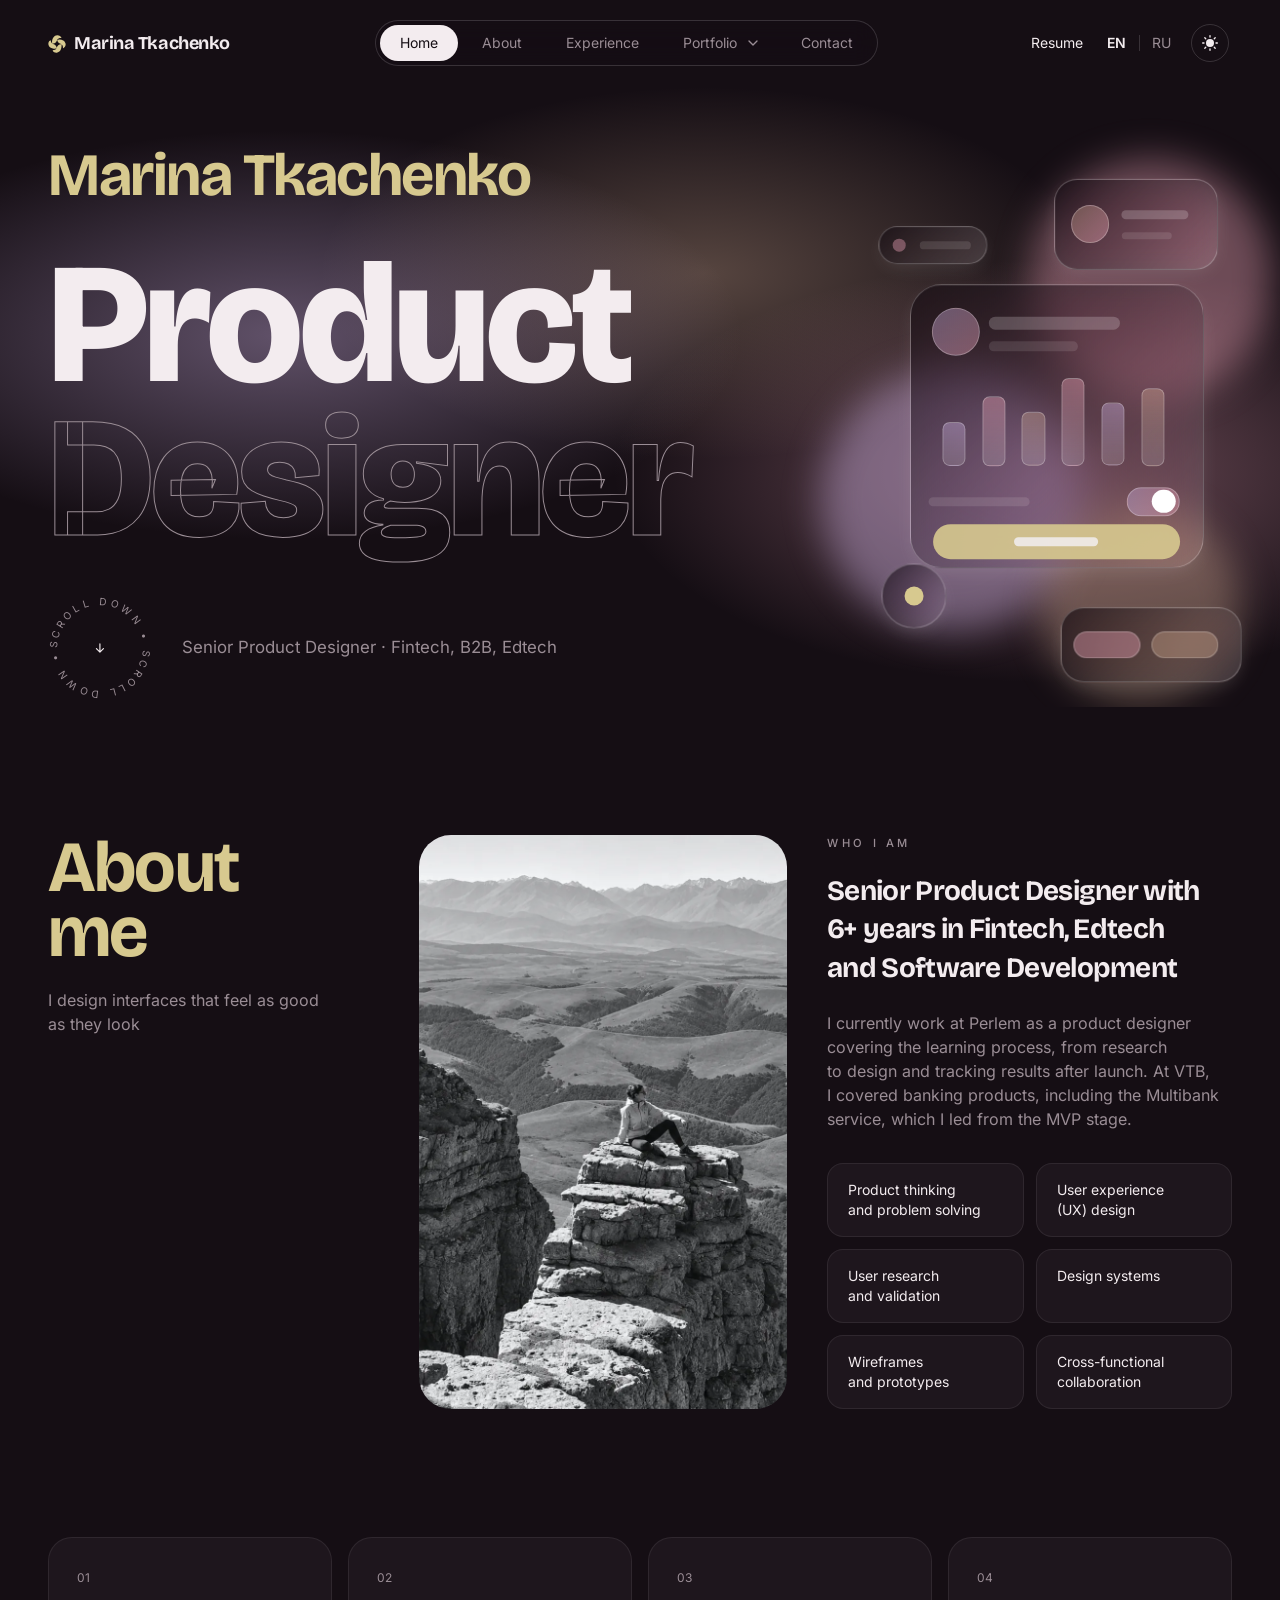
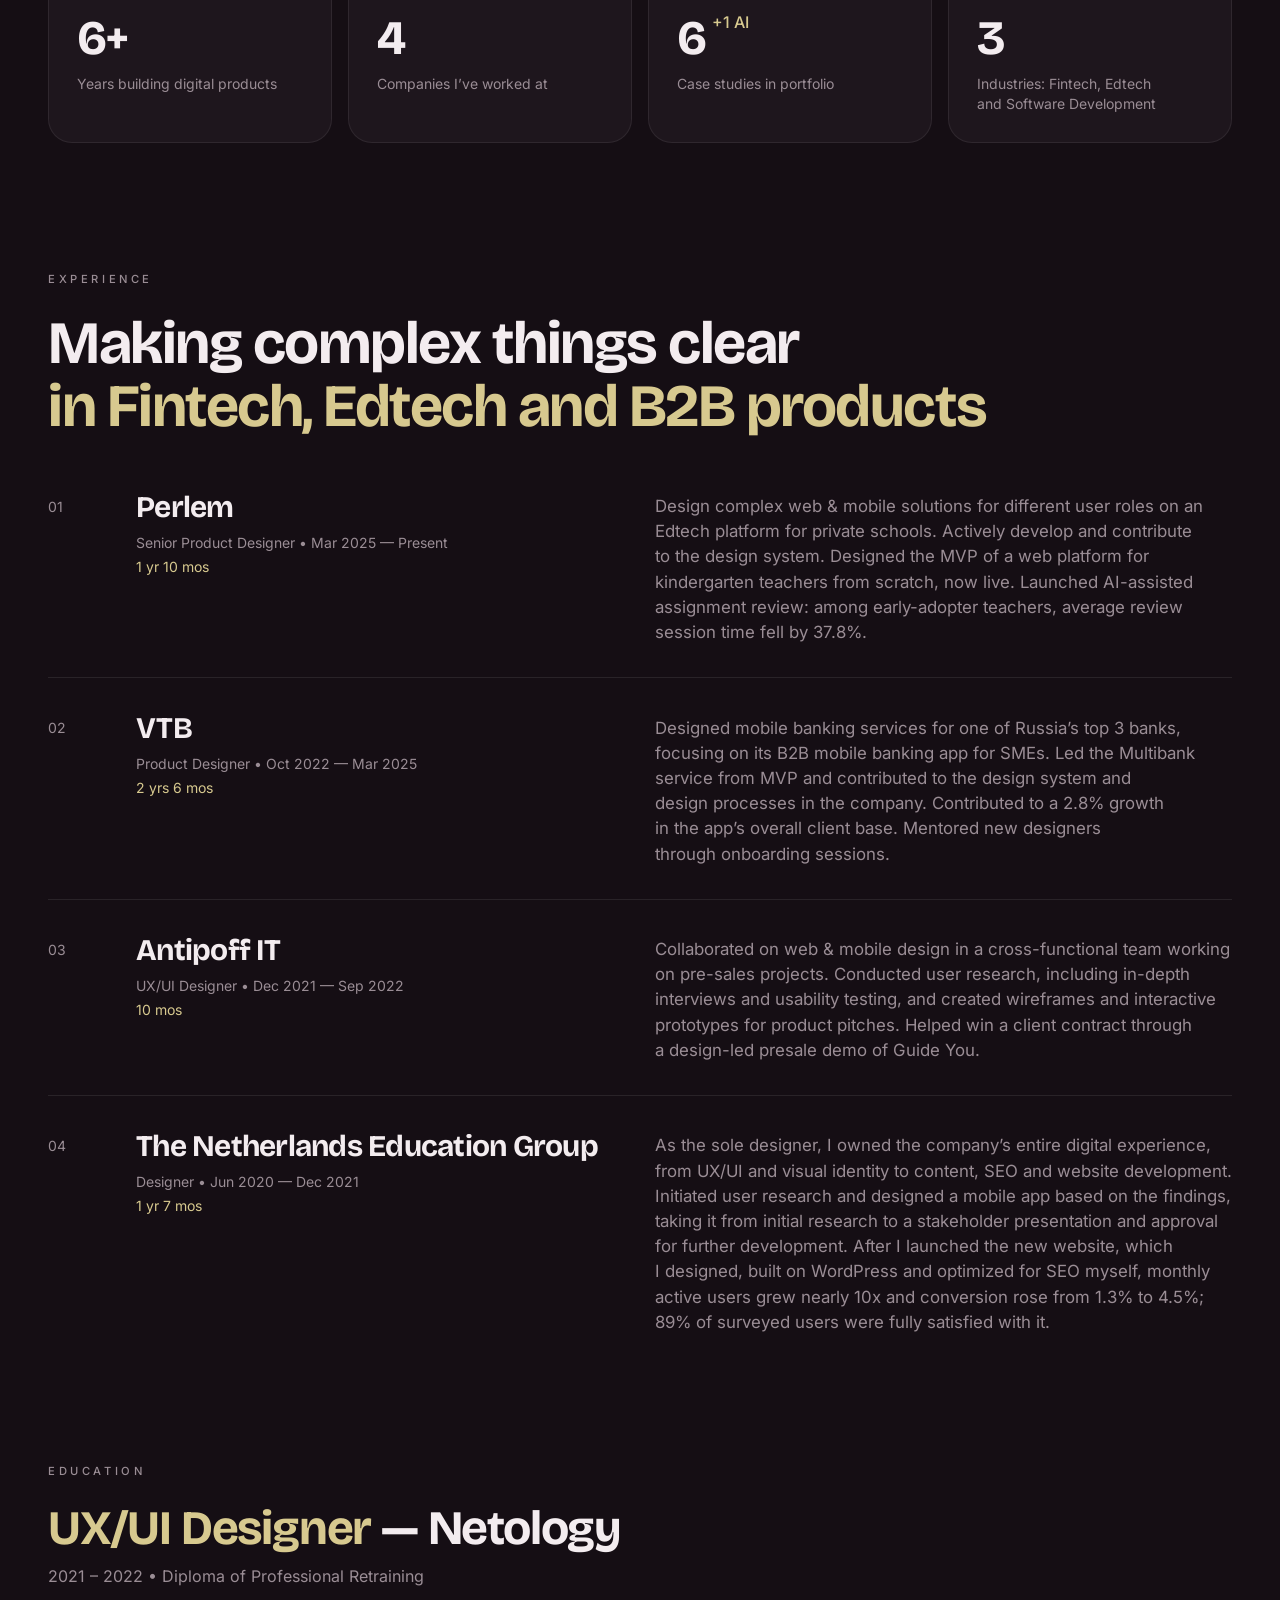
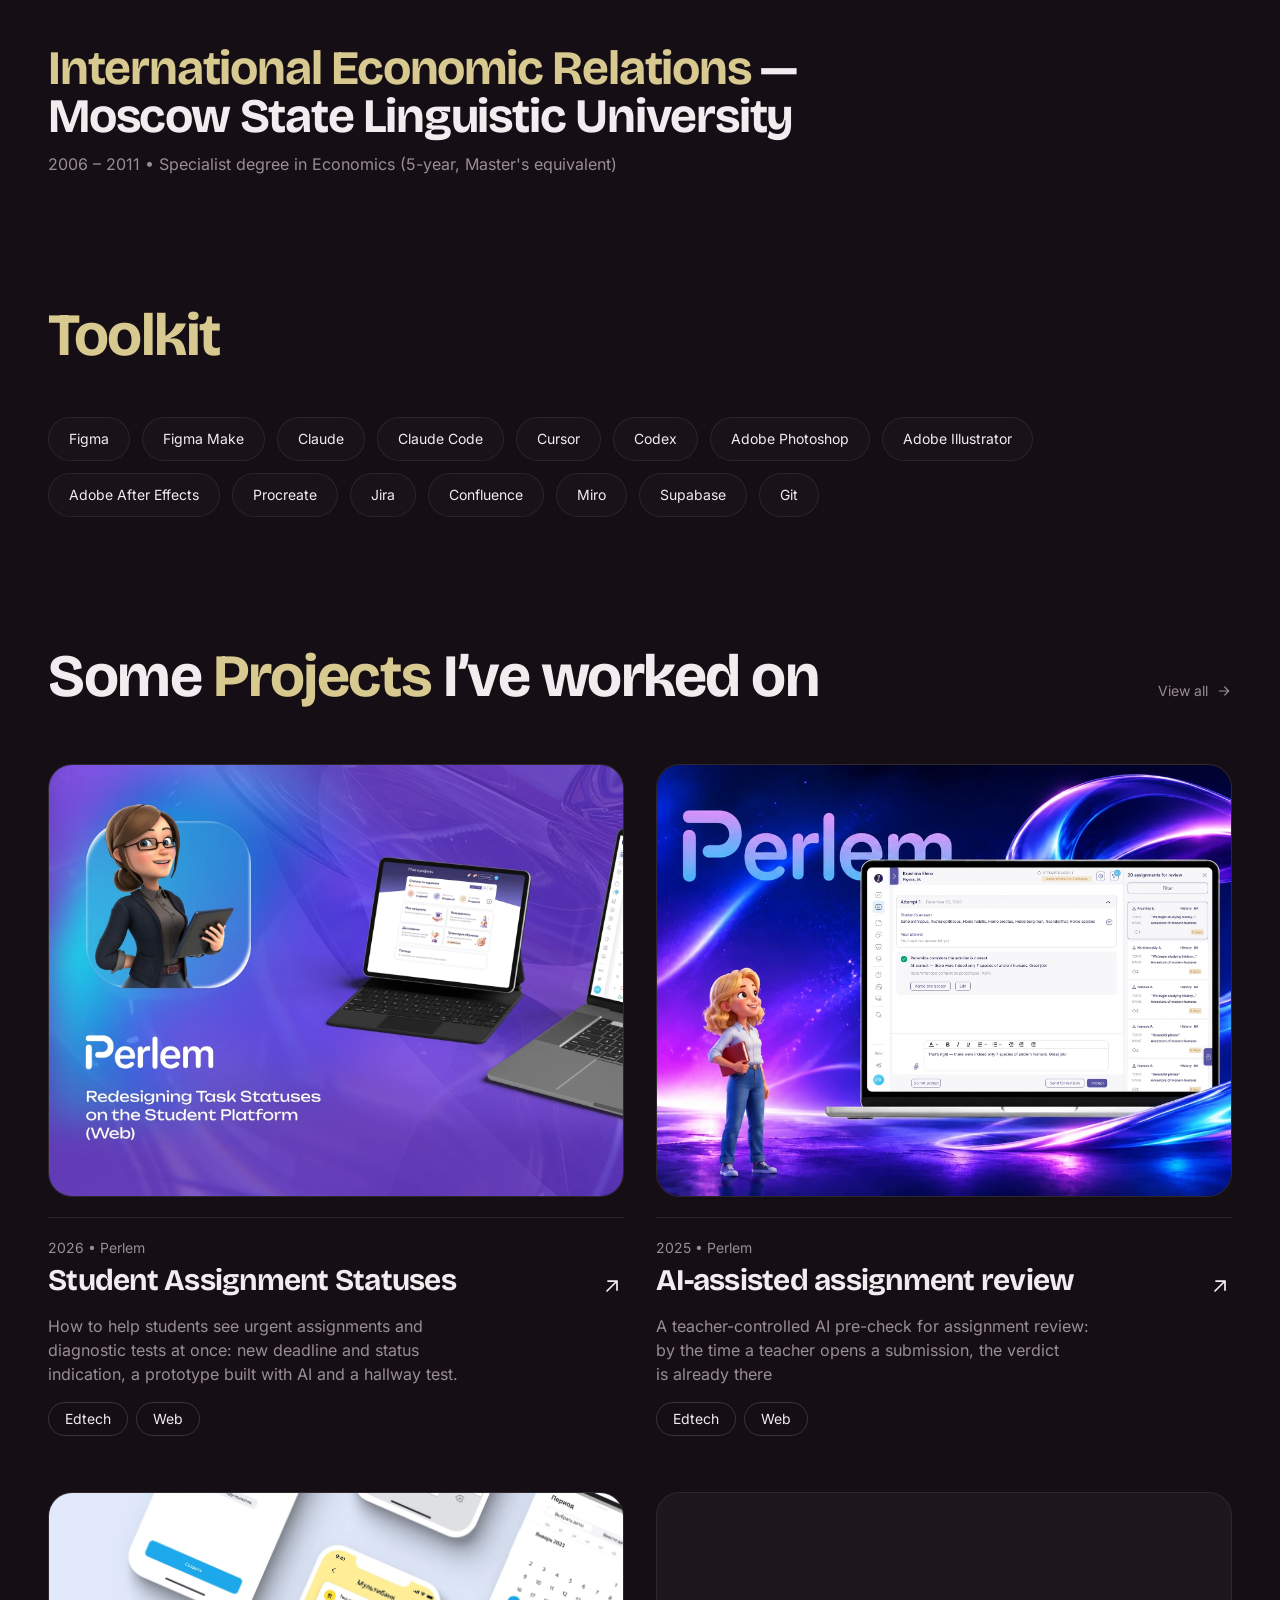
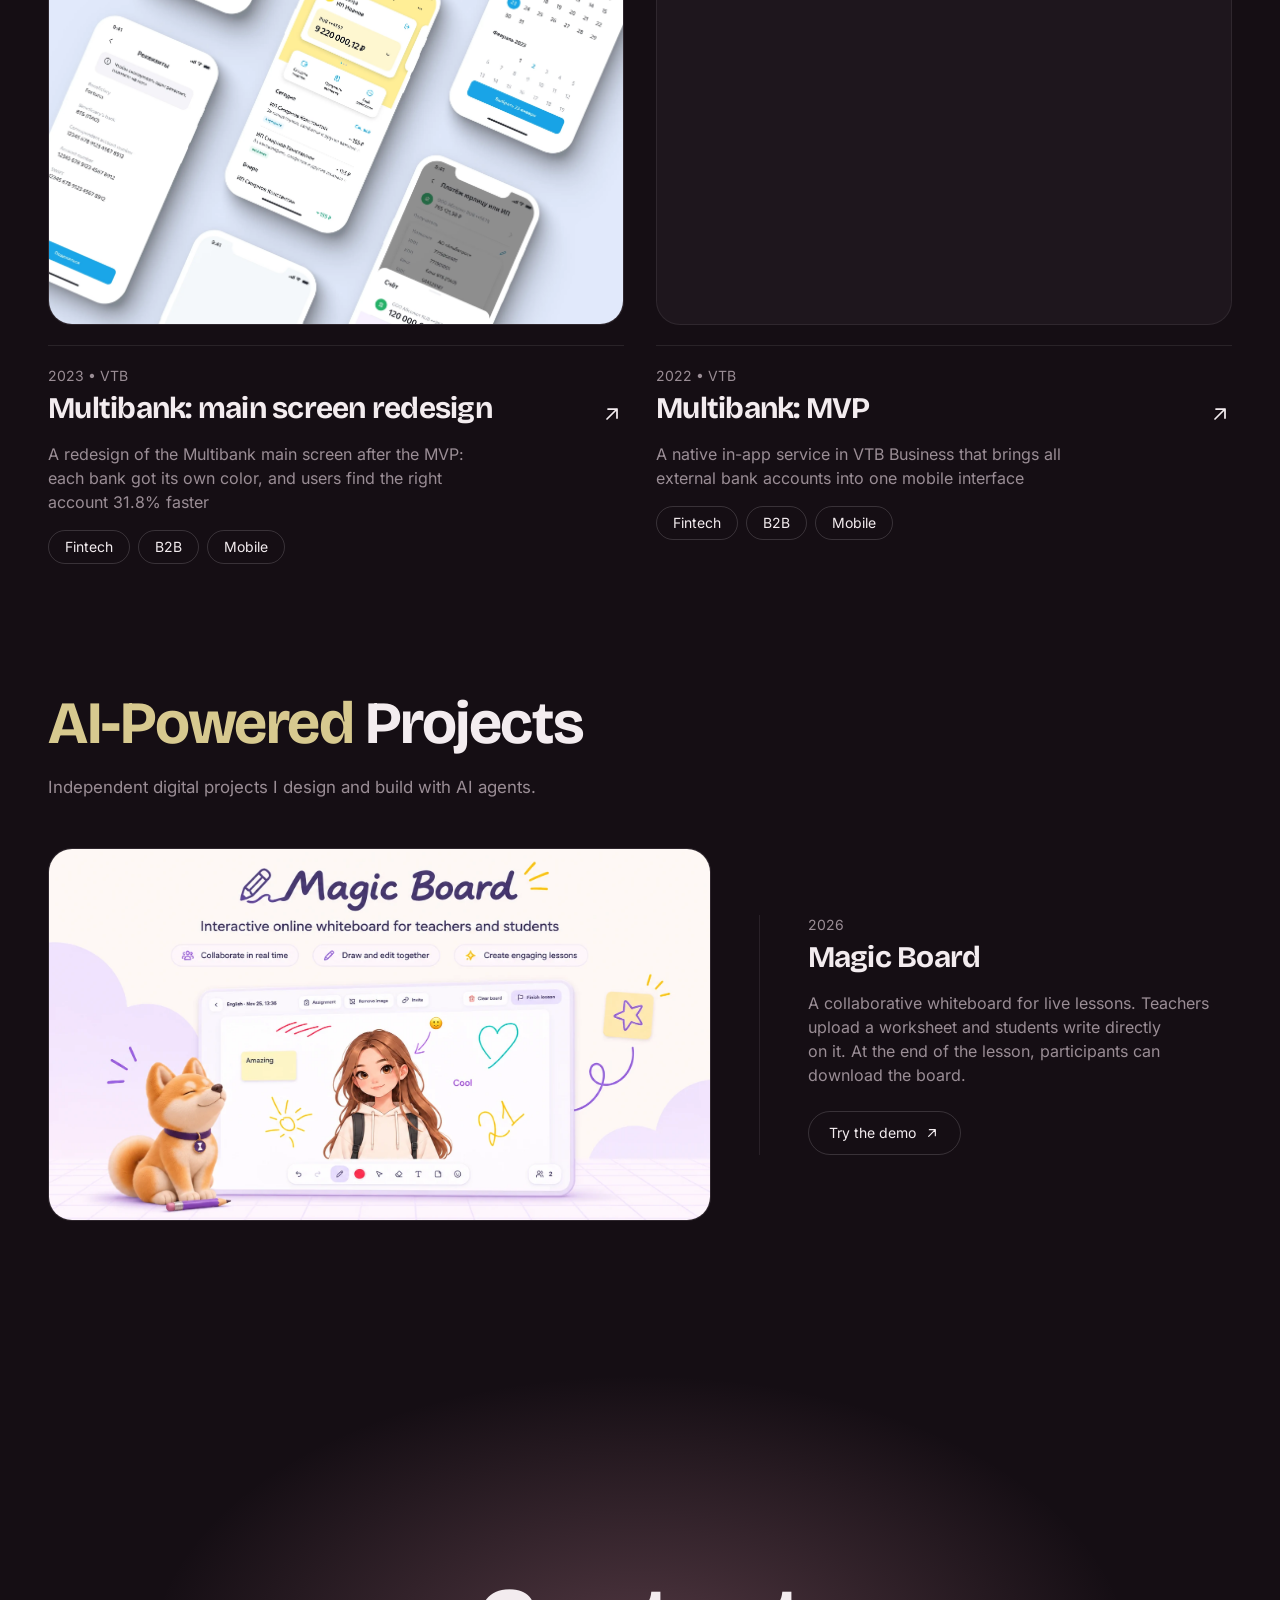
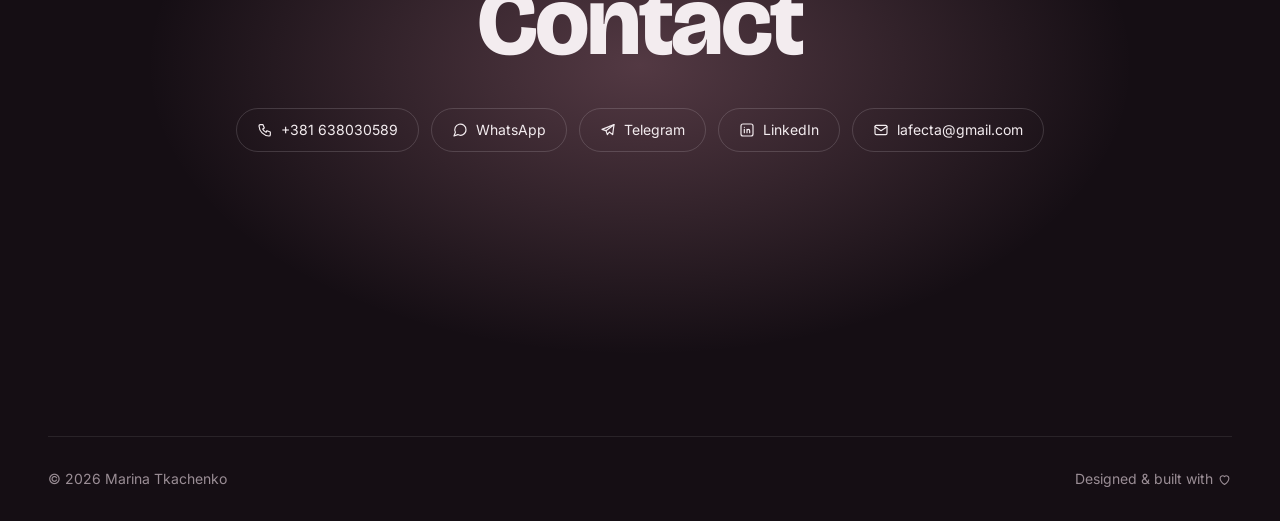
<file: index.html>
<!DOCTYPE html>
<html lang="en" data-theme="dark" data-root="" data-page="home">
<head>
  <meta charset="UTF-8" />
  <meta name="viewport" content="width=device-width, initial-scale=1.0" />
  <link rel="icon" type="image/svg+xml" href="favicon.svg" />
  <link rel="icon" href="favicon.ico" sizes="32x32" />
  <link rel="icon" type="image/png" href="icon-192.png" sizes="192x192" />
  <link rel="apple-touch-icon" href="apple-touch-icon.png" />
  <link rel="manifest" href="site.webmanifest" />
  <title>Marina Tkachenko — Senior Product Designer</title>
  <meta name="description" content="Senior Product Designer · Fintech, Edtech, Software Development." />
  <link rel="canonical" href="https://marinatkachenko.com/" />
  <meta property="og:type" content="website" />
  <meta property="og:url" content="https://marinatkachenko.com/" />
  <meta property="og:title" content="Marina Tkachenko — Senior Product Designer" />
  <meta property="og:description" content="Senior Product Designer · Fintech, Edtech, Software Development." />
  <meta property="og:image" content="https://marinatkachenko.com/images/og/cover-home.jpg" />
  <meta property="og:image:width" content="1200" />
  <meta property="og:image:height" content="630" />
  <meta property="og:image:alt" content="Marina Tkachenko, Senior Product Designer: portfolio" />
  <meta name="twitter:card" content="summary_large_image" />
  <meta name="twitter:image" content="https://marinatkachenko.com/images/og/cover-home.jpg" />

  <!-- Language and theme before first paint: the address, then the saved choice, then English and dark (same order as js/i18n.js) -->
  <meta name="color-scheme" content="dark" />
  <meta name="theme-color" content="#150E14" />
  <script>
    (function () {
      var root = document.documentElement, lang = null, theme = null;
      var query = new URLSearchParams(location.search).get('lang');
      var path = (location.pathname.match(/\/(en|ru)\/?$/) || [])[1];
      try { lang = localStorage.getItem('site-lang'); theme = localStorage.getItem('site-theme'); } catch (e) {}
      if (query === 'en' || query === 'ru') lang = query;
      if (path) lang = path;
      root.lang = lang === 'ru' ? 'ru' : 'en';
      if (theme !== 'light') return;
      root.dataset.theme = 'light';
      document.querySelector('meta[name="color-scheme"]').content = 'light';
      document.querySelector('meta[name="theme-color"]').content = '#F8F3F5';
    })();
  </script>

  <!-- Until the scripts at the end of the page have put in the language,
       drawn the cards and placed an anchor (index.html#about from another
       page), the page stays hidden, so the first frame shown is the finished
       one (js/main.js). The anchor is not placed on back / forward (the
       browser restores the scroll) or when a remembered position comes back
       (js/projects.js). Shown anyway after 1.5 s if a script fails. -->
  <script>
    (function () {
      var root = document.documentElement;
      root.classList.add('is-booting');
      setTimeout(function () { root.classList.remove('is-booting', 'is-anchoring'); }, 1500);
      if (location.hash.length < 2) return;
      var nav = performance.getEntriesByType && performance.getEntriesByType('navigation')[0];
      if (nav && nav.type === 'back_forward') return;
      try {
        var saved = JSON.parse(sessionStorage.getItem('projects-restore'));
        if (saved && saved.page === 'home') return;
      } catch (e) {}
      root.classList.add('is-anchoring');
    })();
  </script>

  <!-- page transitions: in place before the first frame (js/page-transition.js) -->
  <script src="js/page-transition.js?v=20261127m"></script>
  <!-- first frame waits until the whole page is parsed (no element has this id),
       so a transition never starts on a half-read page; it is hidden by
       is-booting until then anyway -->
  <link rel="expect" href="#page-parsed" blocking="render" />

  <link rel="preload" href="fonts/inter-latin-wght-normal.woff2" as="font" type="font/woff2" crossorigin />
  <link rel="preload" href="fonts/bricolage-grotesque-latin-opsz-normal.woff2" as="font" type="font/woff2" crossorigin />
  <!-- Russian pages also need the Cyrillic body font -->
  <script>
    (function () {
      if (document.documentElement.lang !== 'ru') return;
      var font = document.createElement('link');
      font.rel = 'preload'; font.as = 'font'; font.type = 'font/woff2'; font.crossOrigin = '';
      font.href = 'fonts/inter-cyrillic-wght-normal.woff2';
      document.head.append(font);
    })();
  </script>

  <link rel="stylesheet" href="css/tokens.css?v=20261127m" />
  <link rel="stylesheet" href="css/style.css?v=20261127m" />
</head>
<body>

  <!-- ============ NAV ============ -->
  <header class="nav">
    <a href="index.html" class="nav__name"><svg class="nav__mark" width="18" height="18" viewBox="0 0 512 512" fill="currentColor" aria-hidden="true" focusable="false"><path d="M257.304 10.1915C286.831 8.97307 315.187 13.3717 340.819 29.1034C362.001 42.1004 380.033 64.0647 386.084 88.6191C378.685 88.724 371.36 87.4991 363.799 87.6498C321.224 88.5007 281.397 103.267 259.425 142.651C254.765 151.007 251.762 158.628 247.705 167.15C239.773 183.812 231.827 197.342 218.742 210.534C198.245 231.199 168.315 238.995 140.32 241.71C134.675 242.257 126.518 241.805 120.603 241.834C137.478 251.984 150.284 256.57 168.344 263.577C204.808 277.725 237.194 308.13 241.391 349.287C242.178 357.005 241.925 364.802 241.929 372.6C255.633 344.597 267.995 313.66 291.28 292.082C312.119 272.777 339.035 264.661 366.793 265.362C371.84 265.491 376.73 266.078 381.807 266.416C350.628 246.698 320.092 242.556 293.558 215.022C275.928 196.73 263.443 168.166 263.228 142.642C271.411 138.688 279.946 135.533 288.722 133.222C337.521 120.563 389.269 128.035 432.654 154.003C465.258 173.569 488.9 205.437 498.421 242.645C505.795 272.598 501.841 302.699 485.936 329.151C472.956 350.734 451.607 370.402 426.994 376.589L425.632 376.877L424.887 376.325C424.603 373.078 425.416 369.318 425.637 365.926C428.077 328.569 417.072 292.679 385.81 269.534C385.55 282.782 386.236 297.01 385.55 310.139C383.63 346.989 378.019 384.172 361.193 417.183C342.127 455.098 308.812 483.613 268.779 496.299C239.7 505.499 202.267 503.903 175.488 489.029C151.81 475.88 139.029 457.122 131.321 431.72C151.652 432.575 179.363 427.229 197.541 417.845C213.697 409.505 233.798 390.886 240.976 373.734C226.933 380.632 211.966 385.401 196.556 387.877C149.301 395.272 104.751 386.545 64.4387 358.129C7.77163 318.19 -7.35406 237.488 31.8897 179.556C41.0081 166.095 61.6903 149.751 78.2703 147.397C77.4559 178.617 92.635 222.324 119.185 240.114C117.4 228.996 115.286 218.661 114.941 207.203C114.647 197.436 115.299 186.877 114.348 177.182C114.181 175.473 113.851 175.529 113.946 173.411C114.637 174.611 114.57 174.72 114.991 176.085C115.212 173.645 115.377 171.198 115.588 168.766C118.945 130.918 133.186 94.5216 157.096 65.1558C183.395 32.858 216.522 15.0824 257.304 10.1915Z"/></svg><span data-i18n="nav.name">Marina Tkachenko</span></a>

    <div class="nav__controls">
      <button class="theme-toggle icon-btn" type="button" aria-label="Switch theme">
        <svg class="sun-and-moon" viewBox="0 0 24 24" width="16" height="16" aria-hidden="true" focusable="false">
          <mask class="moon" id="theme-moon-bar"><rect x="0" y="0" width="100%" height="100%" fill="white"/><circle cx="24" cy="10" r="6" fill="black"/></mask>
          <circle class="sun" cx="12" cy="12" r="6" mask="url(#theme-moon-bar)" fill="currentColor"/>
          <g class="sun-beams" stroke="currentColor">
            <line x1="12" y1="1" x2="12" y2="3"/><line x1="12" y1="21" x2="12" y2="23"/><line x1="4.22" y1="4.22" x2="5.64" y2="5.64"/><line x1="18.36" y1="18.36" x2="19.78" y2="19.78"/>
            <line x1="1" y1="12" x2="3" y2="12"/><line x1="21" y1="12" x2="23" y2="12"/><line x1="4.22" y1="19.78" x2="5.64" y2="18.36"/><line x1="18.36" y1="5.64" x2="19.78" y2="4.22"/>
          </g>
        </svg>
      </button>
      <button class="nav__burger icon-btn" type="button" aria-label="Open menu" aria-expanded="false" aria-controls="site-menu" data-i18n-aria="nav.menuOpen">
        <svg class="nav__burger-icon" viewBox="0 0 32 32" aria-hidden="true" focusable="false"><path class="nav__burger-line nav__burger-line--outer" d="M27 10 13 10C10.8 10 9 8.2 9 6 9 3.5 10.8 2 13 2 15.2 2 17 3.8 17 6L17 26C17 28.2 18.8 30 21 30 23.2 30 25 28.2 25 26 25 23.8 23.2 22 21 22L7 22"/><path class="nav__burger-line" d="M7 16 27 16"/></svg>
      </button>
    </div>

    <!-- On screens up to 1100px this is the panel opened by the burger; wider, it adds no box of its own -->
    <div class="nav__panel" id="site-menu">
      <nav class="nav__menu" aria-label="Main">
        <ul class="nav__links">
          <li class="nav__indicator" aria-hidden="true" role="presentation"></li>
          <li><a href="#home" aria-current="location" data-i18n="nav.home">Home</a></li>
          <li><a href="#about" data-i18n="nav.about">About</a></li>
          <li><a href="#experience" data-i18n="nav.experience">Experience</a></li>
          <li class="nav__group">
            <a href="#projects" data-i18n="nav.portfolio">Portfolio</a>
            <button class="nav__expand" type="button" aria-expanded="false" aria-controls="nav-projects" aria-label="Show projects menu" data-i18n-aria="nav.projectsMenu">
              <svg class="nav__chevron" viewBox="0 0 24 24" width="16" height="16" aria-hidden="true"><path d="m6 9 6 6 6-6" fill="none" stroke="currentColor" stroke-width="2" stroke-linecap="round" stroke-linejoin="round"/></svg>
            </button>
            <!-- compact header: the whole row opens the two items; wider, the link and the chevron above -->
            <button class="nav__toggle" type="button" aria-expanded="false" aria-controls="nav-projects"><span data-i18n="nav.portfolio">Portfolio</span><svg class="nav__chevron" viewBox="0 0 24 24" width="16" height="16" aria-hidden="true"><path d="m6 9 6 6 6-6" fill="none" stroke="currentColor" stroke-width="2" stroke-linecap="round" stroke-linejoin="round"/></svg></button>
            <ul class="nav__sub" id="nav-projects">
              <li><a href="projects.html" data-i18n="nav.cases">Product case studies</a></li>
              <li><a href="#ai-projects" data-i18n="nav.ai">AI-Powered Projects</a></li>
            </ul>
          </li>
          <li><a href="#contact" data-i18n="nav.contact">Contact</a></li>
        </ul>
      </nav>

      <div class="nav__right">
        <a href="files/MarinaTkachenkoCV_eng.pdf" target="_blank" rel="noopener" class="text-link" data-i18n="nav.resume" data-i18n-href="nav.resumeHref" data-i18n-aria="nav.resumeAria" aria-label="Resume (PDF, opens in a new tab)">Resume</a>
        <!-- Language: EN | RU. The ?lang= links work anywhere, even without JS
             or when the file is opened directly; js/i18n.js switches in place
             and shows a /en or /ru address when served over http(s). -->
        <div class="lang-switch" role="group" aria-label="Language">
          <a class="lang-switch__opt" href="?lang=en" data-lang="en" hreflang="en" lang="en">EN</a>
          <span class="lang-switch__sep" aria-hidden="true"></span>
          <a class="lang-switch__opt" href="?lang=ru" data-lang="ru" hreflang="ru" lang="ru">RU</a>
        </div>
        <button class="theme-toggle icon-btn" type="button" aria-label="Switch theme">
          <svg class="sun-and-moon" viewBox="0 0 24 24" width="16" height="16" aria-hidden="true" focusable="false">
            <mask class="moon" id="theme-moon-menu"><rect x="0" y="0" width="100%" height="100%" fill="white"/><circle cx="24" cy="10" r="6" fill="black"/></mask>
            <circle class="sun" cx="12" cy="12" r="6" mask="url(#theme-moon-menu)" fill="currentColor"/>
            <g class="sun-beams" stroke="currentColor">
              <line x1="12" y1="1" x2="12" y2="3"/><line x1="12" y1="21" x2="12" y2="23"/><line x1="4.22" y1="4.22" x2="5.64" y2="5.64"/><line x1="18.36" y1="18.36" x2="19.78" y2="19.78"/>
              <line x1="1" y1="12" x2="3" y2="12"/><line x1="21" y1="12" x2="23" y2="12"/><line x1="4.22" y1="19.78" x2="5.64" y2="18.36"/><line x1="18.36" y1="5.64" x2="19.78" y2="4.22"/>
            </g>
          </svg>
        </button>
      </div>
    </div>
  </header>

  <main>
    <!-- ============ HERO ============ -->
    <section class="hero" id="home">
      <div class="hero__inner">
        <p class="hero__name" data-i18n="hero.name">Marina Tkachenko</p>
        <div class="hero__headline">
          <h1 class="hero__title">
            <span class="hero__line">Product</span>
            <span class="hero__line hero__line--outline">Designer</span>
          </h1>

          <!-- One-off glass composition (see js/main.js). The final layout is
               the default, so it is complete without JS / with reduced motion. -->
          <div class="hero-glass" aria-hidden="true">
            <span class="hg__p hg__orb hg--pink" style="left:75.00%;top:26.67%;--w:57.50cqw;--h:57.50cqw;--rad:28.75cqw;--s:0"></span>
            <span class="hg__p hg__orb hg--lilac" style="left:27.50%;top:61.67%;--w:62.50cqw;--h:62.50cqw;--rad:31.25cqw;--s:0"></span>
            <span class="hg__p hg__orb hg--peach" style="left:72.50%;top:78.33%;--w:47.50cqw;--h:47.50cqw;--rad:23.75cqw;--s:0"></span>
            <span class="hg__p hg__glass" style="left:52.50%;top:50.00%;--w:70.00cqw;--h:67.50cqw;--rad:7.50cqw;--s:1"></span>
            <span class="hg__p hg__avatar" style="left:28.50%;top:35.00%;--w:11.50cqw;--h:11.50cqw;--rad:5.75cqw;--s:2"></span>
            <span class="hg__p hg__bar" style="left:52.00%;top:33.67%;--w:31.00cqw;--h:3.00cqw;--rad:1.50cqw;--s:2"></span>
            <span class="hg__p hg__bar hg__bar--soft" style="left:47.00%;top:37.33%;--w:21.00cqw;--h:2.25cqw;--rad:1.12cqw;--s:2"></span>
            <span class="hg__p hg__col hg--lilac" style="left:28.00%;top:52.83%;--w:5.50cqw;--h:10.50cqw;--rad:1.75cqw;--s:2"></span>
            <span class="hg__p hg__col hg--pink" style="left:37.50%;top:50.83%;--w:5.50cqw;--h:16.50cqw;--rad:1.75cqw;--s:2"></span>
            <span class="hg__p hg__col hg--peach" style="left:47.00%;top:52.00%;--w:5.50cqw;--h:13.00cqw;--rad:1.75cqw;--s:2"></span>
            <span class="hg__p hg__col hg--pink" style="left:56.50%;top:49.33%;--w:5.50cqw;--h:21.00cqw;--rad:1.75cqw;--s:2"></span>
            <span class="hg__p hg__col hg--lilac" style="left:66.00%;top:51.33%;--w:5.50cqw;--h:15.00cqw;--rad:1.75cqw;--s:2"></span>
            <span class="hg__p hg__col hg--peach" style="left:75.50%;top:50.17%;--w:5.50cqw;--h:18.50cqw;--rad:1.75cqw;--s:2"></span>
            <span class="hg__p hg__bar hg__bar--soft" style="left:34.00%;top:62.00%;--w:24.00cqw;--h:2.25cqw;--rad:1.12cqw;--s:2"></span>
            <span class="hg__p hg__toggle" style="left:75.50%;top:62.00%;--w:12.50cqw;--h:7.00cqw;--rad:3.50cqw;--s:2"></span>
            <span class="hg__p hg__button" style="left:52.50%;top:68.33%;--w:59.00cqw;--h:8.50cqw;--rad:4.25cqw;--s:2"></span>
            <span class="hg__p hg__glass hg__glass--float" style="left:71.50%;top:18.00%;--w:39.00cqw;--h:21.50cqw;--rad:5.50cqw;--s:3"></span>
            <span class="hg__p hg__avatar hg__avatar--peach" style="left:60.50%;top:18.00%;--w:9.00cqw;--h:9.00cqw;--rad:4.50cqw;--s:3"></span>
            <span class="hg__p hg__bar" style="left:76.00%;top:16.50%;--w:16.00cqw;--h:2.25cqw;--rad:1.12cqw;--s:3"></span>
            <span class="hg__p hg__bar hg__bar--soft" style="left:74.00%;top:19.83%;--w:12.00cqw;--h:1.75cqw;--rad:0.88cqw;--s:3"></span>
            <span class="hg__p hg__glass hg__glass--pill" style="left:23.00%;top:21.33%;--w:26.00cqw;--h:9.00cqw;--rad:4.50cqw;--s:3"></span>
            <span class="hg__p hg__dot" style="left:15.00%;top:21.33%;--w:3.00cqw;--h:3.00cqw;--rad:1.50cqw;--s:3"></span>
            <span class="hg__p hg__bar hg__bar--soft" style="left:26.00%;top:21.33%;--w:12.00cqw;--h:1.75cqw;--rad:0.88cqw;--s:3"></span>
            <span class="hg__p hg__glass hg__glass--float" style="left:75.00%;top:84.67%;--w:43.00cqw;--h:18.00cqw;--rad:5.50cqw;--s:3"></span>
            <span class="hg__p hg__chip hg--pink" style="left:64.50%;top:84.67%;--w:16.00cqw;--h:6.50cqw;--rad:3.25cqw;--s:3"></span>
            <span class="hg__p hg__chip hg--peach" style="left:83.00%;top:84.67%;--w:16.00cqw;--h:6.50cqw;--rad:3.25cqw;--s:3"></span>
            <span class="hg__p hg__glass hg__glass--round" style="left:18.50%;top:77.00%;--w:15.50cqw;--h:15.50cqw;--rad:7.75cqw;--s:3"></span>
            <span class="hg__p hg__dot hg__dot--accent" style="left:18.50%;top:77.00%;--w:4.50cqw;--h:4.50cqw;--rad:2.25cqw;--s:3"></span>
          </div>

          <div class="hero__aside">
            <p class="hero__level" data-i18n="hero.level">Senior Product Designer · Fintech, B2B, Edtech</p>
            <div class="scroll-badge" aria-hidden="true">
              <svg class="scroll-badge__ring" viewBox="0 0 100 100">
                <defs>
                  <path id="scroll-badge-circle" d="M50,50 m-36,0 a36,36 0 1,1 72,0 a36,36 0 1,1 -72,0" />
                </defs>
                <text>
                  <textPath href="#scroll-badge-circle" textLength="222">SCROLL DOWN • SCROLL DOWN •</textPath>
                </text>
              </svg>
              <svg class="scroll-badge__arrow" viewBox="0 0 24 24" width="14" height="14">
                <path d="M12 5v14M6 13l6 6 6-6" fill="none" stroke="currentColor" stroke-width="2" stroke-linecap="round" stroke-linejoin="round"/>
              </svg>
            </div>
          </div>
        </div>
      </div>
    </section>


    <!-- ============ ABOUT ============ -->
    <section class="about" id="about">
      <div class="about__grid">
        <div class="about__intro">
          <h2 class="about__title" data-i18n="about.title">About me</h2>
          <p class="about__sub" data-i18n="about.sub">I design interfaces that feel as good as they look</p>
        </div>

        <div class="about__photo">
          <img src="images/Marina.webp" width="818" height="1178" loading="lazy" decoding="async"
               alt="Marina Tkachenko sitting on a rock against a mountain landscape, black and white photo"
               data-i18n-alt="about.photoAlt" />
        </div>

        <div class="about__body">
          <p class="label" data-i18n="about.label">Who I am</p>
          <p class="about__lead" data-i18n="about.lead">Senior Product Designer with 6+ years in Fintech, Edtech and Software Development</p>
          <p class="about__text" data-i18n="about.text">I currently work at Perlem as a product designer covering the learning process, from research to design and tracking results after launch. At VTB, I covered banking products, including the Multibank service, which I led from the MVP stage.</p>

          <ul class="skills">
            <li class="skills__item" data-i18n="skills.1">Product thinking and problem solving</li>
            <li class="skills__item" data-i18n="skills.2">User experience (UX) design</li>
            <li class="skills__item" data-i18n="skills.3">User research and validation</li>
            <li class="skills__item" data-i18n="skills.4">Design systems</li>
            <li class="skills__item" data-i18n="skills.5">Wireframes and prototypes</li>
            <li class="skills__item" data-i18n="skills.6">Cross-functional collaboration</li>
          </ul>
        </div>
      </div>
    </section>
    <!-- ============ STATS ============ -->
    <section class="stats" aria-label="Key numbers">
      <ul class="stats__grid" data-stats>
        <li class="stat">
          <span class="stat__index">01</span>
          <span class="stat__value">6+</span>
          <span class="stat__label" data-i18n="stats.1">Years building digital products</span>
        </li>
        <!-- number of different companies in the Experience block below (js/projects.js) -->
        <li class="stat">
          <span class="stat__index">02</span>
          <span class="stat__value" data-company-count>4</span>
          <span class="stat__label" data-i18n="stats.2">Companies I’ve worked at</span>
        </li>
        <!-- number of ready projects from data/projects.js (js/projects.js);
             hidden while there are fewer than 3 -->
        <li class="stat" data-case-count hidden>
          <span class="stat__index">03</span>
          <!-- the number of cases (js/projects.js), and the AI project on top of them -->
          <span class="stat__value"><span data-case-count-value></span><sup class="stat__extra">+1 AI</sup></span>
          <span class="stat__label" data-case-count-label></span>
        </li>
        <li class="stat">
          <span class="stat__index">04</span>
          <span class="stat__value">3</span>
          <span class="stat__label" data-i18n="stats.4">Industries: Fintech, Edtech and Software Development</span>
        </li>
      </ul>
    </section>

    <!-- ============ EXPERIENCE ============ -->
    <section class="experience" id="experience">
      <p class="label" data-i18n="exp.label">Experience</p>
      <!-- from 1024px: plain part on the first line, coloured part on the second -->
      <h2 class="section-title section-title--split">
        <span data-i18n="exp.title.1">Making complex things clear</span> <br class="br-desktop"><span class="accent" data-i18n="exp.title.2">in Fintech, Edtech and B2B products</span>
      </h2>

      <ol class="timeline">
        <li class="timeline__row">
          <span class="timeline__index">01</span>
          <div class="timeline__head">
            <h3 class="timeline__company">Perlem</h3>
            <p class="timeline__role" data-i18n="exp.1.role">Senior Product Designer • Mar 2025 — Present</p>
            <p class="timeline__duration" data-start="2025-03" data-end="present">1 yr 9 mos</p>
          </div>
          <p class="timeline__text" data-i18n="exp.1.text">Design complex web &amp; mobile solutions for different user roles on an Edtech platform for private schools. Actively develop and contribute to the design system. Designed the MVP of a web platform for kindergarten teachers from scratch, now live. Launched AI-assisted assignment review: among early-adopter teachers, average review session time fell by 37.8%.</p>
        </li>
        <li class="timeline__row">
          <span class="timeline__index">02</span>
          <div class="timeline__head">
            <h3 class="timeline__company" data-i18n="exp.2.company">VTB</h3>
            <p class="timeline__role" data-i18n="exp.2.role">Product Designer • Oct 2022 — Mar 2025</p>
            <p class="timeline__duration" data-start="2022-10" data-end="2025-03">2 yrs 6 mos</p>
          </div>
          <p class="timeline__text" data-i18n="exp.2.text">Designed mobile banking services for one of Russia’s top 3 banks, focusing on its B2B mobile banking app for SMEs. Led the Multibank service from MVP and contributed to the design system and design processes in the company. Contributed to a 2.8% growth in the app’s overall client base. Mentored new designers through onboarding sessions.</p>
        </li>
        <li class="timeline__row">
          <span class="timeline__index">03</span>
          <div class="timeline__head">
            <h3 class="timeline__company">Antipoff IT</h3>
            <p class="timeline__role" data-i18n="exp.3.role">UX/UI Designer • Dec 2021 — Sep 2022</p>
            <p class="timeline__duration" data-start="2021-12" data-end="2022-09">10 mos</p>
          </div>
          <p class="timeline__text" data-i18n="exp.3.text">Collaborated on web &amp; mobile design in a cross-functional team working on pre-sales projects. Conducted user research, including in-depth interviews and usability testing, and created wireframes and interactive prototypes for product pitches. Helped win a client contract through a design-led presale demo of Guide You.</p>
        </li>
        <li class="timeline__row">
          <span class="timeline__index">04</span>
          <div class="timeline__head">
            <h3 class="timeline__company">The Netherlands Education Group</h3>
            <p class="timeline__role" data-i18n="exp.4.role">Designer • Jun 2020 — Dec 2021</p>
            <p class="timeline__duration" data-start="2020-06" data-end="2021-12">1 yr 7 mos</p>
          </div>
          <p class="timeline__text" data-i18n="exp.4.text">As the sole designer, I owned the company’s entire digital experience, from UX/UI and visual identity to content, SEO and website development. Initiated user research and designed a mobile app based on the findings, taking it from initial research to a stakeholder presentation and approval for further development. After I launched the new website, which I designed, built on WordPress and optimized for SEO myself, monthly active users grew nearly 10x and conversion rose from 1.3% to 4.5%; 89% of surveyed users were fully satisfied with it.</p>
        </li>
      </ol>
    </section>
    <!-- ============ EDUCATION ============ -->
    <section class="education">
      <p class="label" data-i18n="edu.label">Education</p>
      <div class="education__list">
        <div class="education__item">
          <h3 class="education__title"><span class="accent" data-i18n="edu.1.program">UX/UI Designer</span> <span data-i18n="edu.1.school">— Netology</span></h3>
          <p class="education__meta" data-i18n="edu.1.meta">2021 – 2022 • Diploma of Professional Retraining</p>
        </div>
        <div class="education__item">
          <h3 class="education__title"><span class="accent" data-i18n="edu.2.program">International Economic Relations</span> <span data-i18n="edu.2.school">— Moscow State Linguistic University</span></h3>
          <p class="education__meta" data-i18n="edu.2.meta">2006 – 2011 • Specialist degree in Economics (5-year, Master's equivalent)</p>
        </div>
      </div>
    </section>


    <!-- ============ TOOLKIT ============ -->
    <section class="tools">
      <h2 class="section-title"><span class="accent" data-i18n="tools.title">Toolkit</span></h2>
      <ul class="tools__chips">
        <li class="tool"><span class="tool__slot" aria-hidden="true"><span class="tool__icon tool__icon--figma"></span></span>Figma</li>
        <li class="tool"><span class="tool__slot" aria-hidden="true"><span class="tool__icon tool__icon--figma_make"></span></span>Figma Make</li>
        <li class="tool"><span class="tool__slot" aria-hidden="true"><span class="tool__icon tool__icon--claude"></span></span>Claude</li>
        <li class="tool"><span class="tool__slot" aria-hidden="true"><span class="tool__icon tool__icon--claude_code"></span></span>Claude Code</li>
        <li class="tool"><span class="tool__slot" aria-hidden="true"><span class="tool__icon tool__icon--cursor"></span></span>Cursor</li>
        <li class="tool"><span class="tool__slot" aria-hidden="true"><span class="tool__icon tool__icon--codex"></span></span>Codex</li>
        <li class="tool"><span class="tool__slot" aria-hidden="true"><span class="tool__icon tool__icon--adobe_photoshop"></span></span>Adobe Photoshop</li>
        <li class="tool"><span class="tool__slot" aria-hidden="true"><span class="tool__icon tool__icon--adobe_illustrator"></span></span>Adobe Illustrator</li>
        <li class="tool"><span class="tool__slot" aria-hidden="true"><span class="tool__icon tool__icon--adobe_after_effects"></span></span>Adobe After Effects</li>
        <li class="tool"><span class="tool__slot" aria-hidden="true"><span class="tool__icon tool__icon--procreate"></span></span>Procreate</li>
        <li class="tool"><span class="tool__slot" aria-hidden="true"><span class="tool__icon tool__icon--jira"></span></span>Jira</li>
        <li class="tool"><span class="tool__slot" aria-hidden="true"><span class="tool__icon tool__icon--confluence"></span></span>Confluence</li>
        <li class="tool"><span class="tool__slot" aria-hidden="true"><span class="tool__icon tool__icon--miro"></span></span>Miro</li>
        <li class="tool"><span class="tool__slot" aria-hidden="true"><span class="tool__icon tool__icon--supabase"></span></span>Supabase</li>
        <li class="tool"><span class="tool__slot" aria-hidden="true"><span class="tool__icon tool__icon--git"></span></span>Git</li>
      </ul>
    </section>


    <!-- ============ SELECTED WORK ============
         Cards come from data/projects.js (featured + ready, max 4), js/projects.js -->
    <section class="work" id="projects">
      <div class="work__head">
        <h2 class="section-title section-title--wide">
          <span data-i18n="work.home.title.before">Some </span><span class="accent" data-i18n="work.home.title.accent">Projects</span><span data-i18n="work.home.title.after"> I’ve worked on</span>
        </h2>
        <a class="work__all" href="projects.html" data-i18n-aria="work.viewAllAria" aria-label="View all projects"><span data-i18n="work.viewAll">View all</span><svg class="icon" viewBox="0 0 24 24" aria-hidden="true"><path d="M5 12h14M13 6l6 6-6 6"/></svg></a>
      </div>
      <ul class="projects-grid" data-projects="featured"></ul>
      <!-- phones and tablets (up to 1100px, where the desktop curtain of
           js/work-curtain.js does not run): a static way to the catalogue,
           the same arrow pill as "Try the demo" -->
      <a class="pill pill--arrow pill--out work__end" href="projects.html"><span data-i18n="work.more">More product case studies</span><svg class="icon" viewBox="0 0 24 24" aria-hidden="true"><path d="M7 17 17 7M8 7h9v9"/></svg></a>
    </section>


    <!-- ============ AI-POWERED PROJECTS ============
         Independent projects built with AI agents. Same layout and card as
         Selected work above (a single card takes the wide, sideways layout);
         no case page yet: the card itself is not a link, it has a link
         to the live demo instead -->
    <section class="work work--ai" id="ai-projects">
      <div class="work__head">
        <h2 class="section-title section-title--wide">
          <span class="accent" data-i18n="ai.title.accent">AI-Powered</span><span data-i18n="ai.title.after"> Projects</span>
        </h2>
      </div>
      <p class="work__lead" data-i18n="ai.lead">Independent digital projects I design and build with AI agents.</p>
      <ul class="projects-grid" data-count="1">
        <li class="project-item">
          <div class="project-card project-card--static">
            <div class="project-card__media">
              <img src="images/ai/magic-board/magic-board-cover.webp" width="1672" height="941" alt="" data-i18n-alt="ai.magicBoard.alt" loading="lazy" decoding="async" />
            </div>
            <div class="project-card__body">
              <div class="project-card__head">
                <div>
                  <p class="project-card__year">2026</p>
                  <h3 class="project-card__title">Magic Board</h3>
                </div>
              </div>
              <p class="project-card__summary" data-i18n="ai.magicBoard.summary">A collaborative whiteboard for live lessons. Teachers upload a worksheet and students write directly on it. At the end of the lesson, participants can download the board.</p>
              <a class="pill pill--arrow pill--out project-card__demo" href="https://maramely.github.io/school-whiteboard/" target="_blank" rel="noopener" data-i18n-aria="ai.demoAria" aria-label="Try the Magic Board demo (opens in a new tab)"><span data-i18n="ai.demo">Try the demo</span><svg class="icon" viewBox="0 0 24 24" aria-hidden="true"><path d="M7 17 17 7M8 7h9v9"/></svg></a>
            </div>
          </div>
        </li>
      </ul>
    </section>


    <!-- ============ CONTACT ============ -->
    <section class="contact" id="contact">
      <h2 class="contact__title" data-i18n="contact.title">Contact</h2>
      <ul class="contact__links">
        <li><a class="pill" href="tel:+381638030589" data-i18n-aria="contact.aria.phone" aria-label="Call +381 638030589"><svg class="icon" viewBox="0 0 24 24" aria-hidden="true"><path d="M5 4h4l2 5-2.5 1.5a11 11 0 0 0 5 5L15 13l5 2v4a2 2 0 0 1-2 2A16 16 0 0 1 3 6a2 2 0 0 1 2-2z"/></svg>+381 638030589</a></li>
        <li><a class="pill" href="https://wa.me/381638030589" target="_blank" rel="noopener noreferrer" data-i18n-aria="contact.aria.whatsapp" aria-label="Message on WhatsApp"><svg class="icon" viewBox="0 0 24 24" aria-hidden="true"><path d="M21 11.5a8.4 8.4 0 0 1-12.3 7.4L3 21l2.1-5.7A8.4 8.4 0 1 1 21 11.5z"/></svg>WhatsApp</a></li>
        <li><a class="pill" href="https://t.me/maramely" target="_blank" rel="noopener noreferrer" data-i18n-aria="contact.aria.telegram" aria-label="Telegram: @maramely"><svg class="icon" viewBox="0 0 24 24" aria-hidden="true"><path d="m21 4-18 7 6 2 2 6 3-4 5 4z"/><path d="m9 13 12-9"/></svg>Telegram</a></li>
        <li><a class="pill" href="https://www.linkedin.com/in/marinatk/" target="_blank" rel="noopener noreferrer" data-i18n-aria="contact.aria.linkedin" aria-label="Open LinkedIn profile"><svg class="icon" viewBox="0 0 24 24" aria-hidden="true"><rect x="3" y="3" width="18" height="18" rx="3"/><path d="M8 11v5M8 8v.01M12 16v-5M16 16v-3a2 2 0 0 0-4 0"/></svg>LinkedIn</a></li>
        <li><a class="pill" href="mailto:lafecta@gmail.com" data-i18n-aria="contact.aria.email" aria-label="Email lafecta@gmail.com"><svg class="icon" viewBox="0 0 24 24" aria-hidden="true"><rect x="3" y="5" width="18" height="14" rx="2"/><path d="m3 7 9 6 9-6"/></svg>lafecta@gmail.com</a></li>
      </ul>
    </section>
  </main>

  <!-- ============ FOOTER ============ -->
  <footer class="site-footer">
    <div class="site-footer__inner">
      <p data-i18n="footer.copy">© 2026 Marina Tkachenko</p>
      <p class="site-footer__built"><span data-i18n="footer.built">Designed &amp; built with</span> <svg class="icon icon--heart" viewBox="0 0 24 24" aria-label="love" data-i18n-aria="footer.love" role="img"><path d="M12 20s-7-4.4-7-10a4 4 0 0 1 7-2.6A4 4 0 0 1 19 10c0 5.6-7 10-7 10z"/></svg></p>
    </div>
  </footer>

  <script src="data/content.js?v=20261127m"></script>
  <script src="data/projects.js?v=20261127m"></script>
  <script src="js/projects.js?v=20261127m"></script>
  <script src="js/i18n.js?v=20261127m"></script>
  <script src="js/main.js?v=20261127m"></script>
  <script src="js/reveal.js?v=20261127m"></script>
  <script src="js/hero-reveal.js?v=20261127m"></script>
  <script src="js/work-curtain.js?v=20261127m"></script>
</body>
</html>
</file>
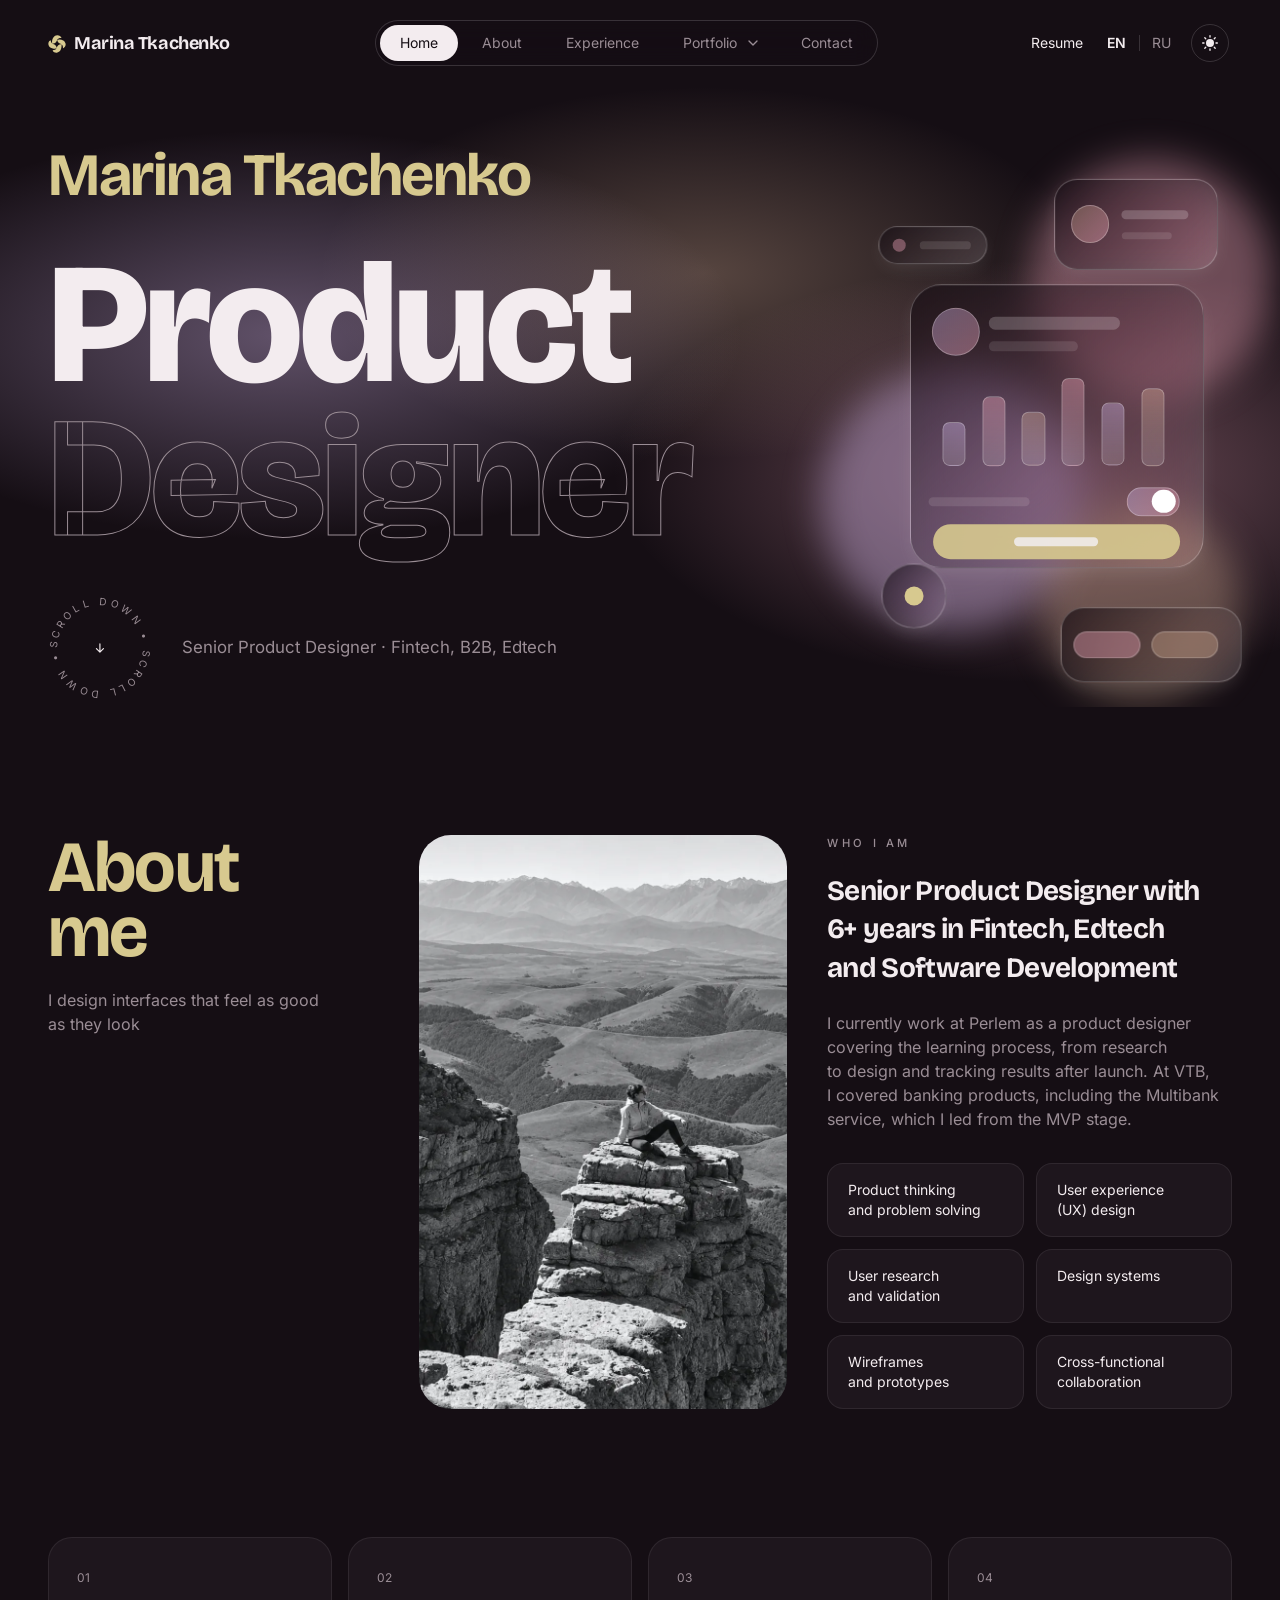
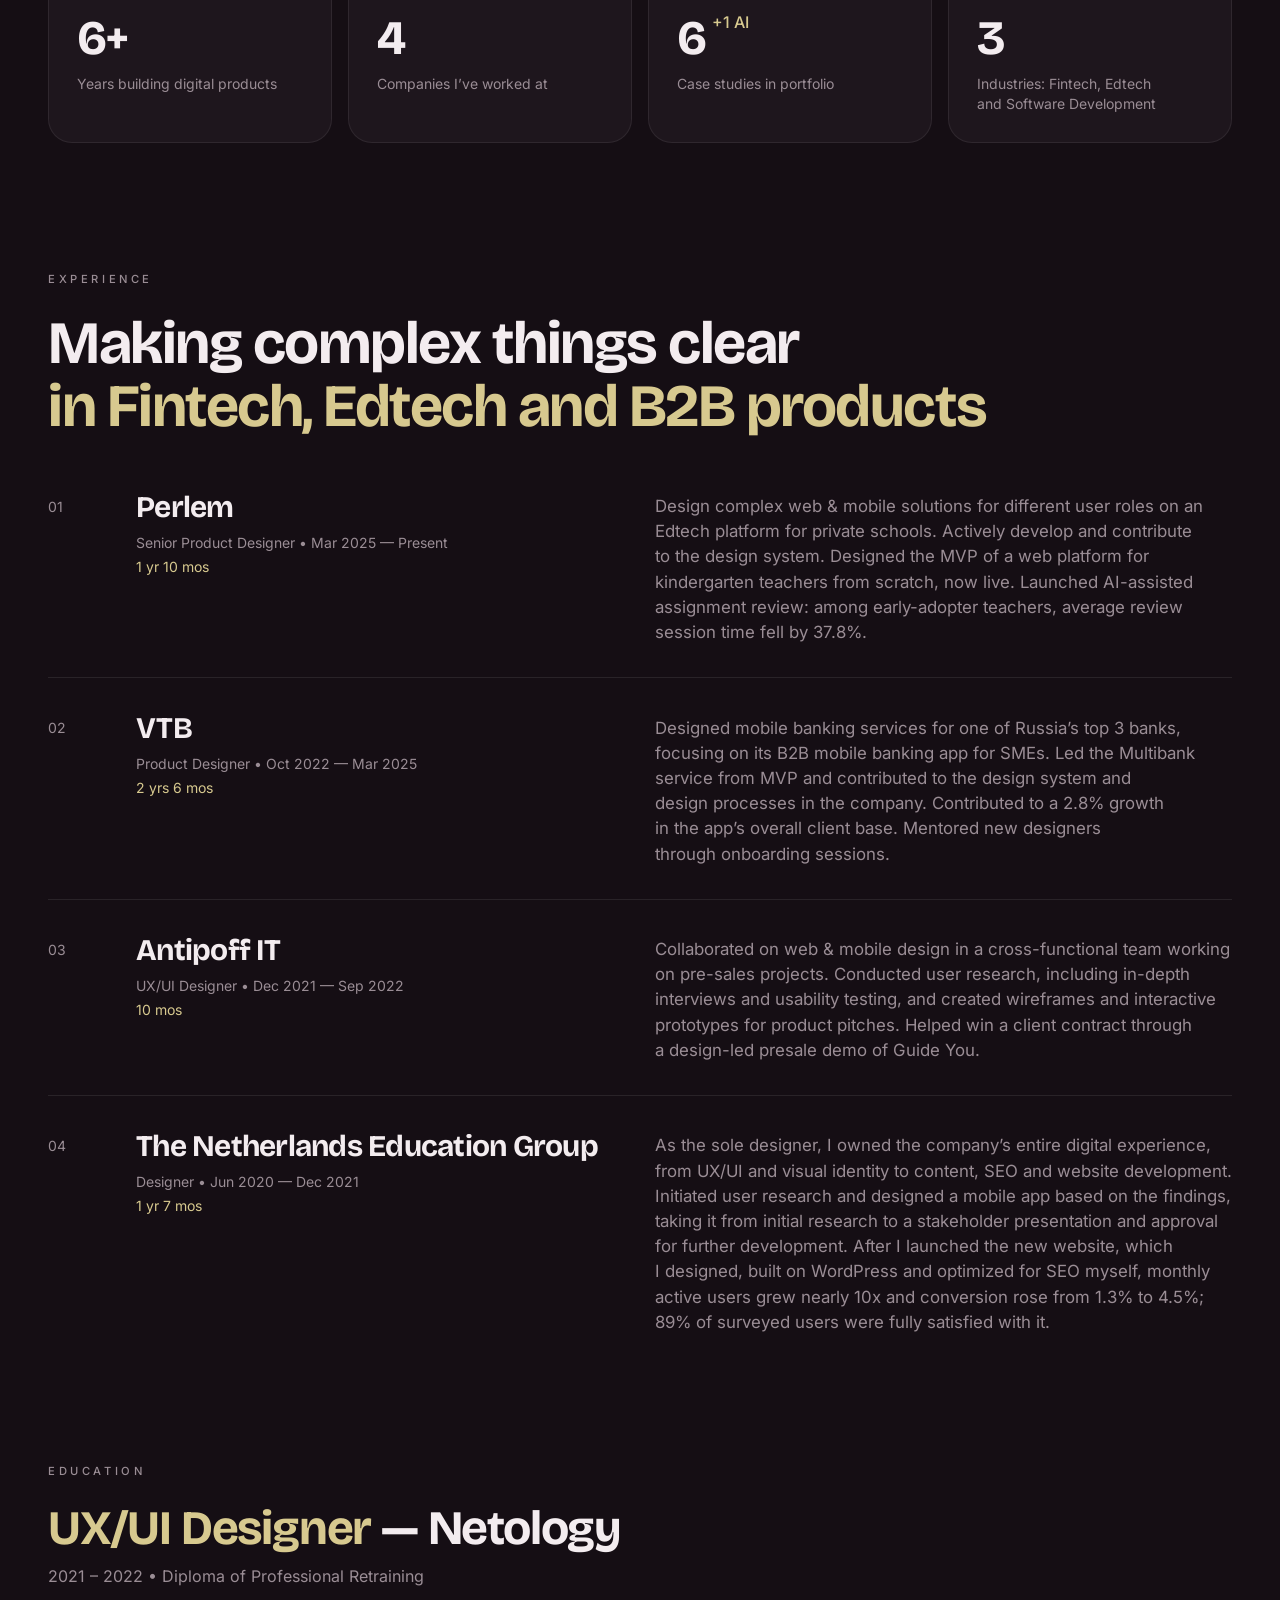
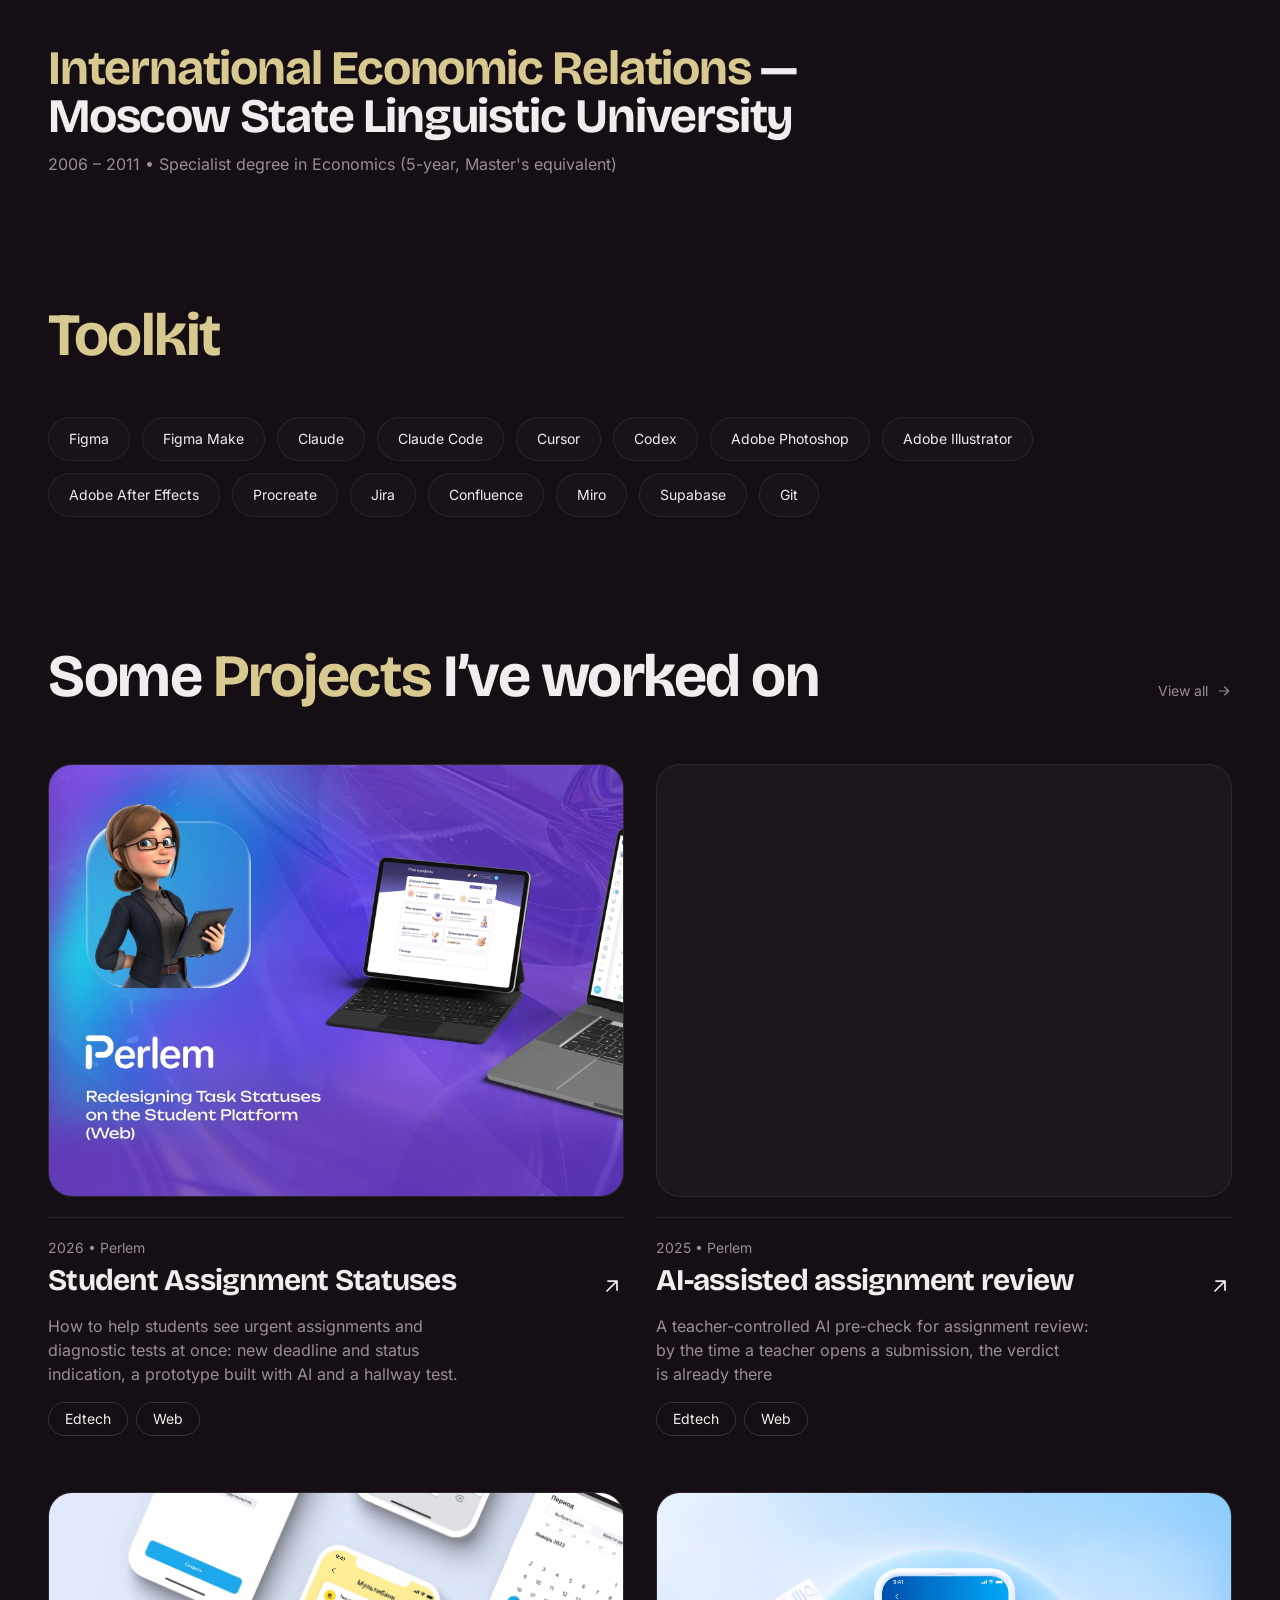
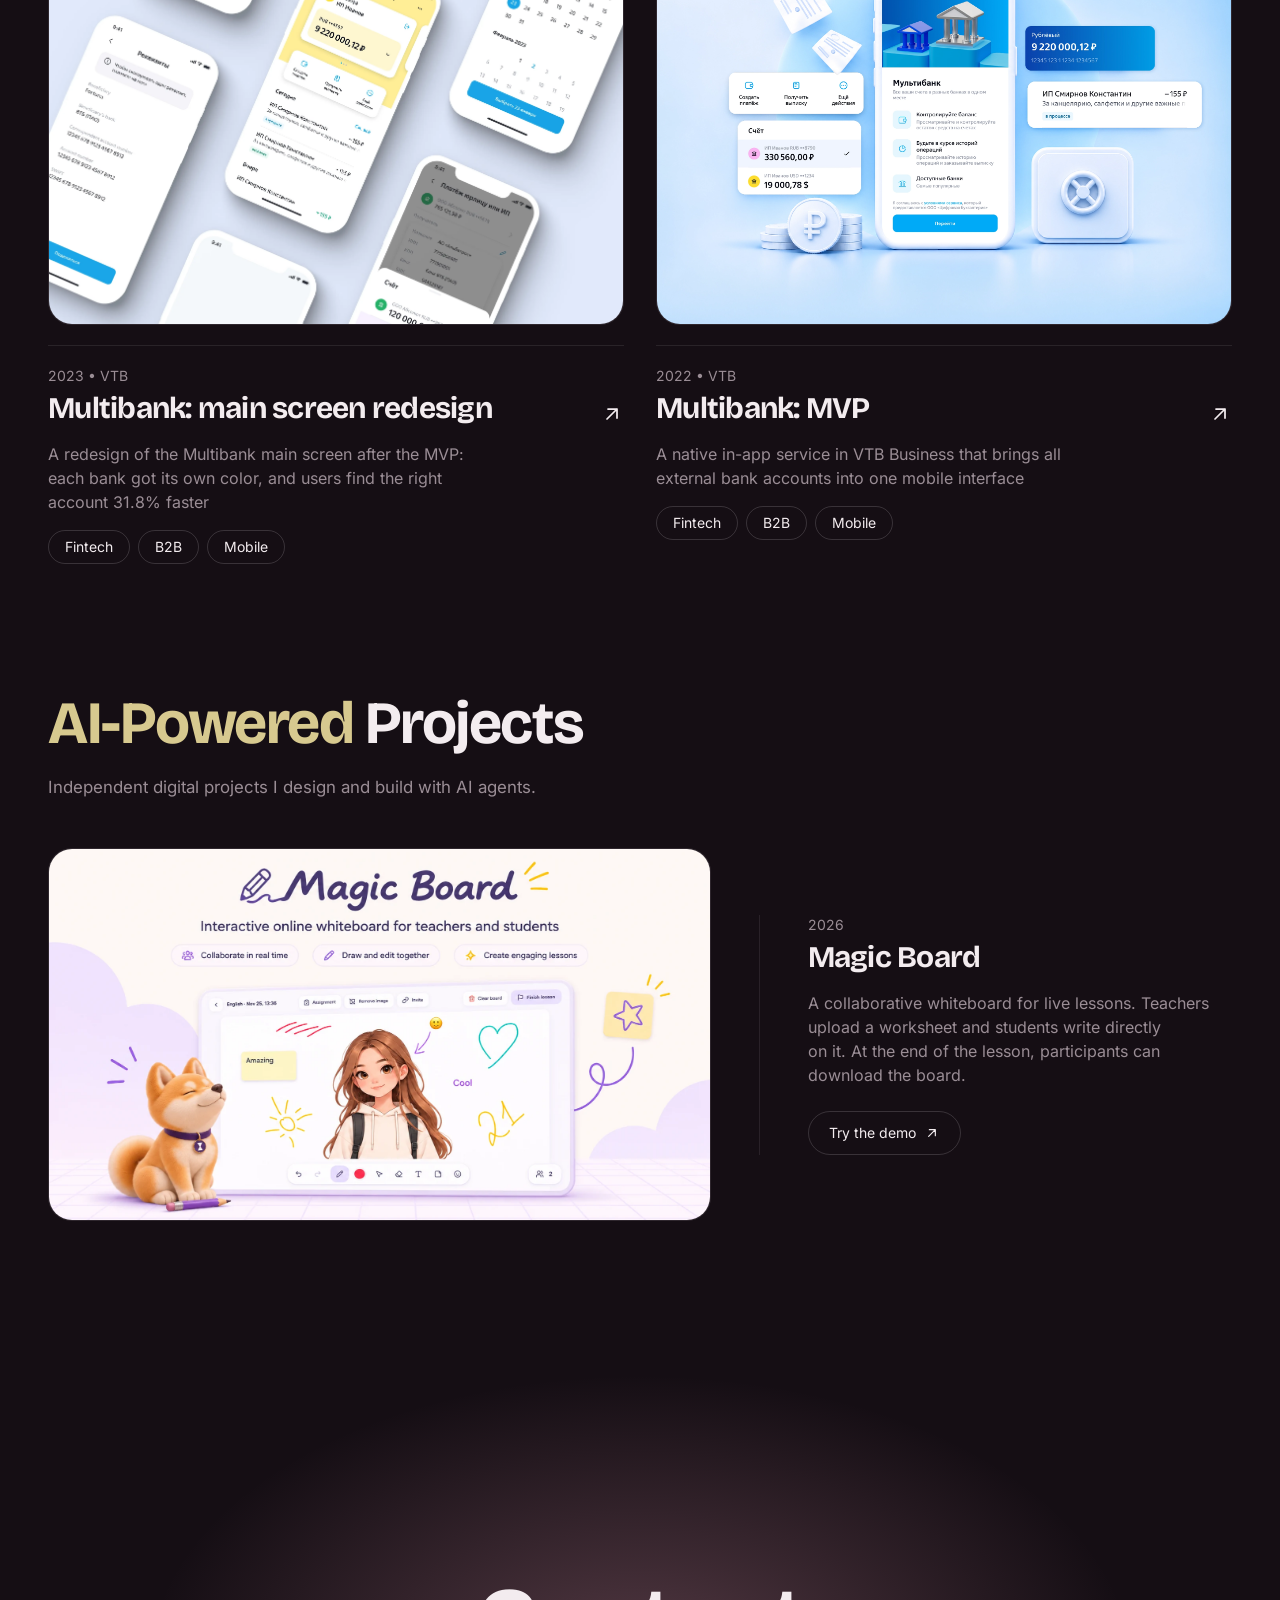
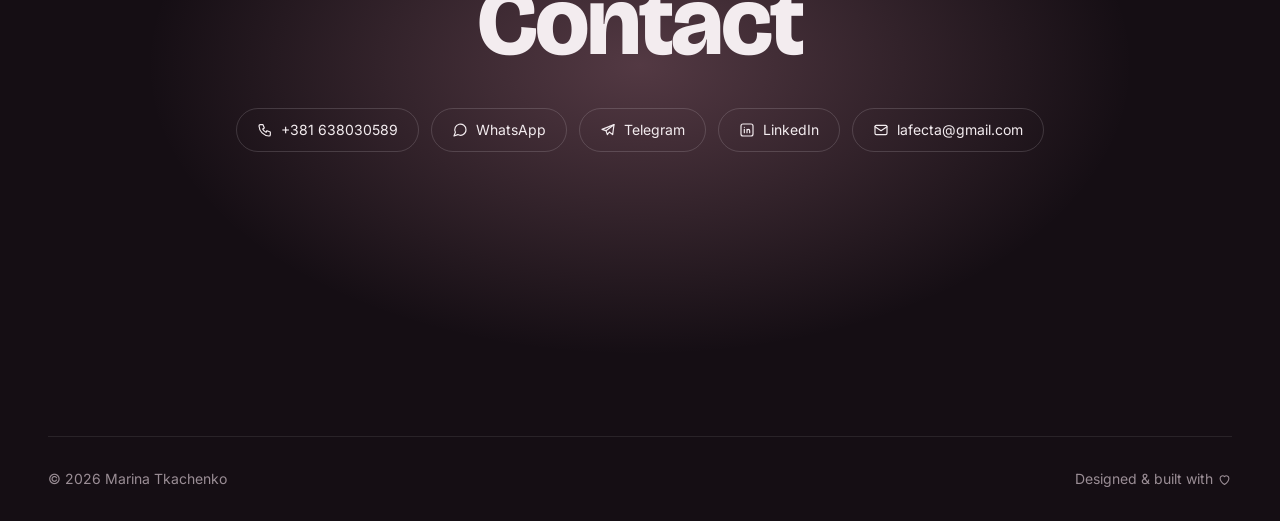
<file: en/index.html>
<!DOCTYPE html>
<html lang="en" data-theme="dark">
<head>
  <meta charset="UTF-8" />
  <meta name="viewport" content="width=device-width, initial-scale=1.0" />
  <title>Marina Tkachenko — Senior Product Designer</title>
  <meta name="robots" content="noindex" />
  <link rel="canonical" href="https://marinatkachenko.com/" />
  <link rel="icon" type="image/svg+xml" href="/favicon.svg" />
  <!-- Language and theme before first paint: the address, then the saved choice, then English and dark (same order as js/i18n.js) -->
  <meta name="color-scheme" content="dark" />
  <meta name="theme-color" content="#150E14" />
  <script>
    (function () {
      var root = document.documentElement, lang = null, theme = null;
      var query = new URLSearchParams(location.search).get('lang');
      var path = (location.pathname.match(/\/(en|ru)\/?$/) || [])[1];
      try { lang = localStorage.getItem('site-lang'); theme = localStorage.getItem('site-theme'); } catch (e) {}
      if (query === 'en' || query === 'ru') lang = query;
      if (path) lang = path;
      root.lang = lang === 'ru' ? 'ru' : 'en';
      if (theme !== 'light') return;
      root.dataset.theme = 'light';
      document.querySelector('meta[name="color-scheme"]').content = 'light';
      document.querySelector('meta[name="theme-color"]').content = '#F8F3F5';
    })();
  </script>
  <script>location.replace('/?lang=en' + location.hash);</script>
  <meta http-equiv="refresh" content="0; url=/?lang=en" />
</head>
<body>
  <p><a href="/?lang=en">Go to the home page</a></p>
</body>
</html>
</file>
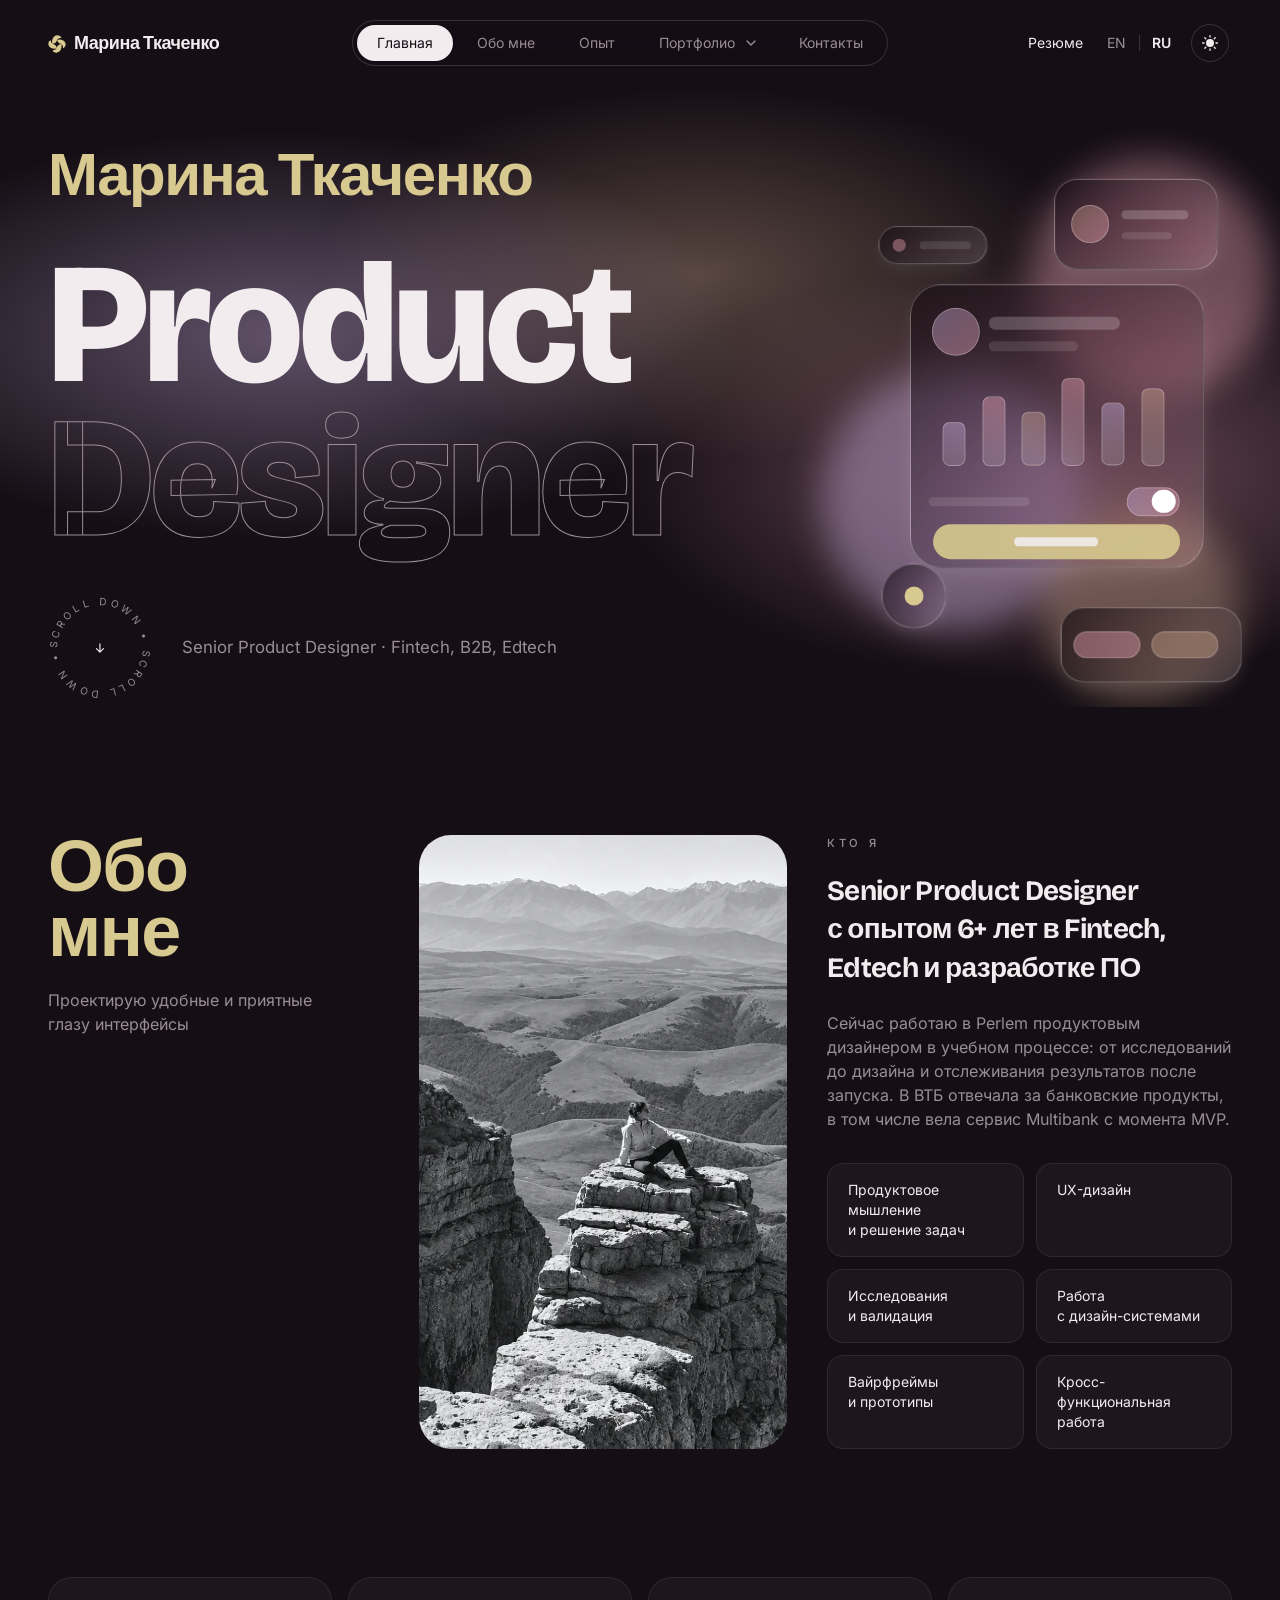
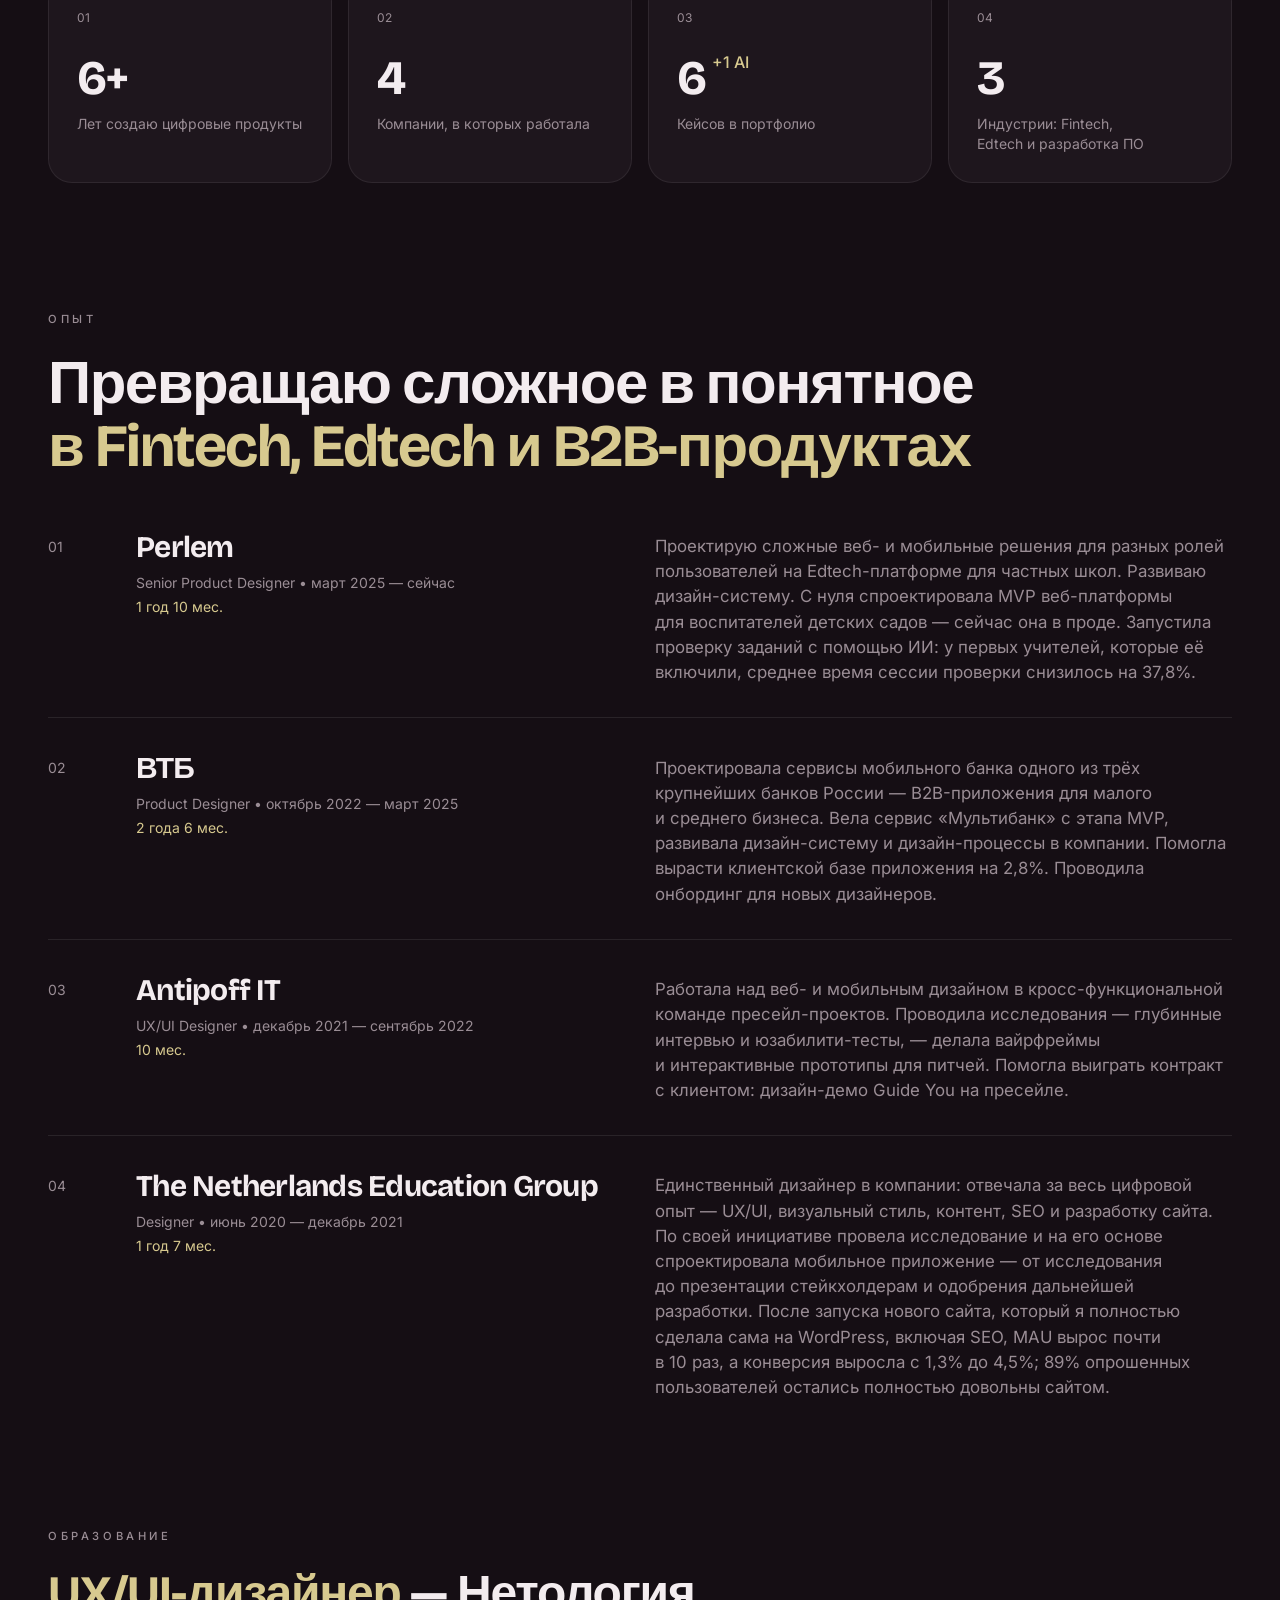
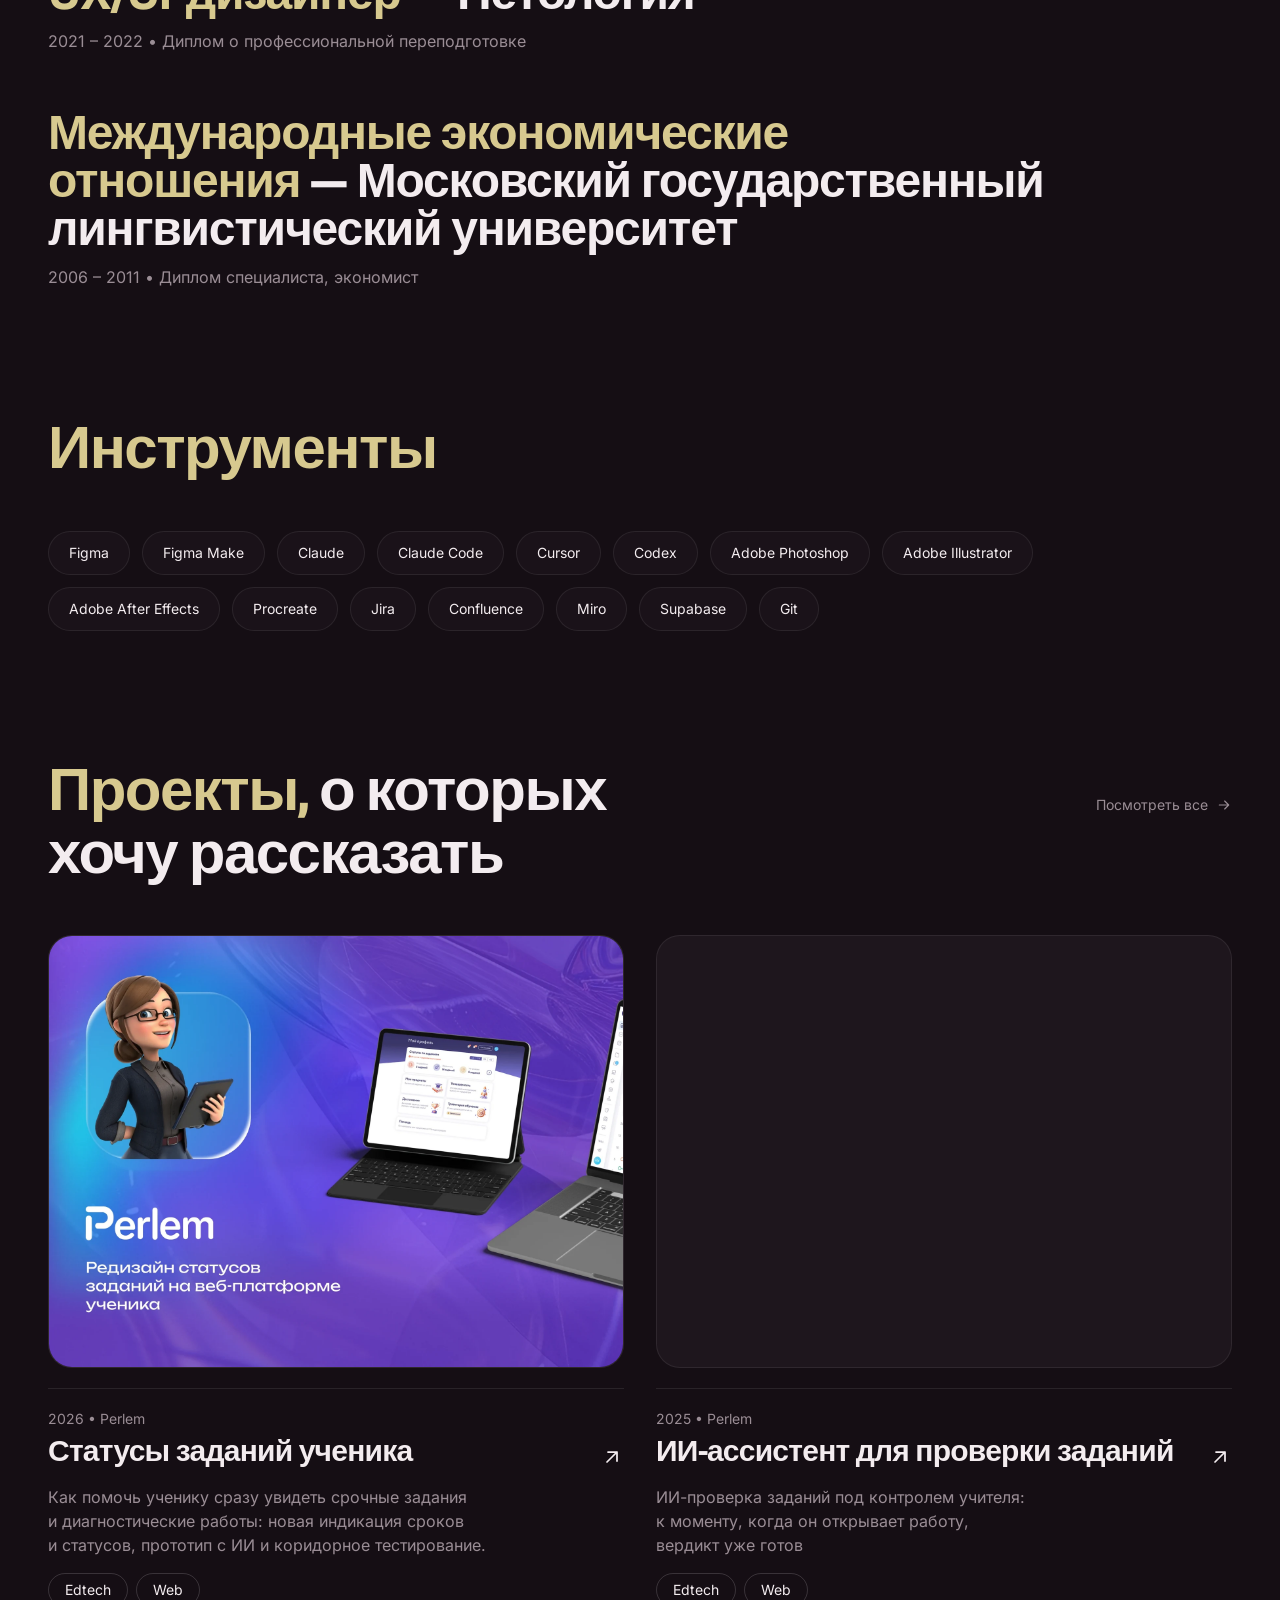
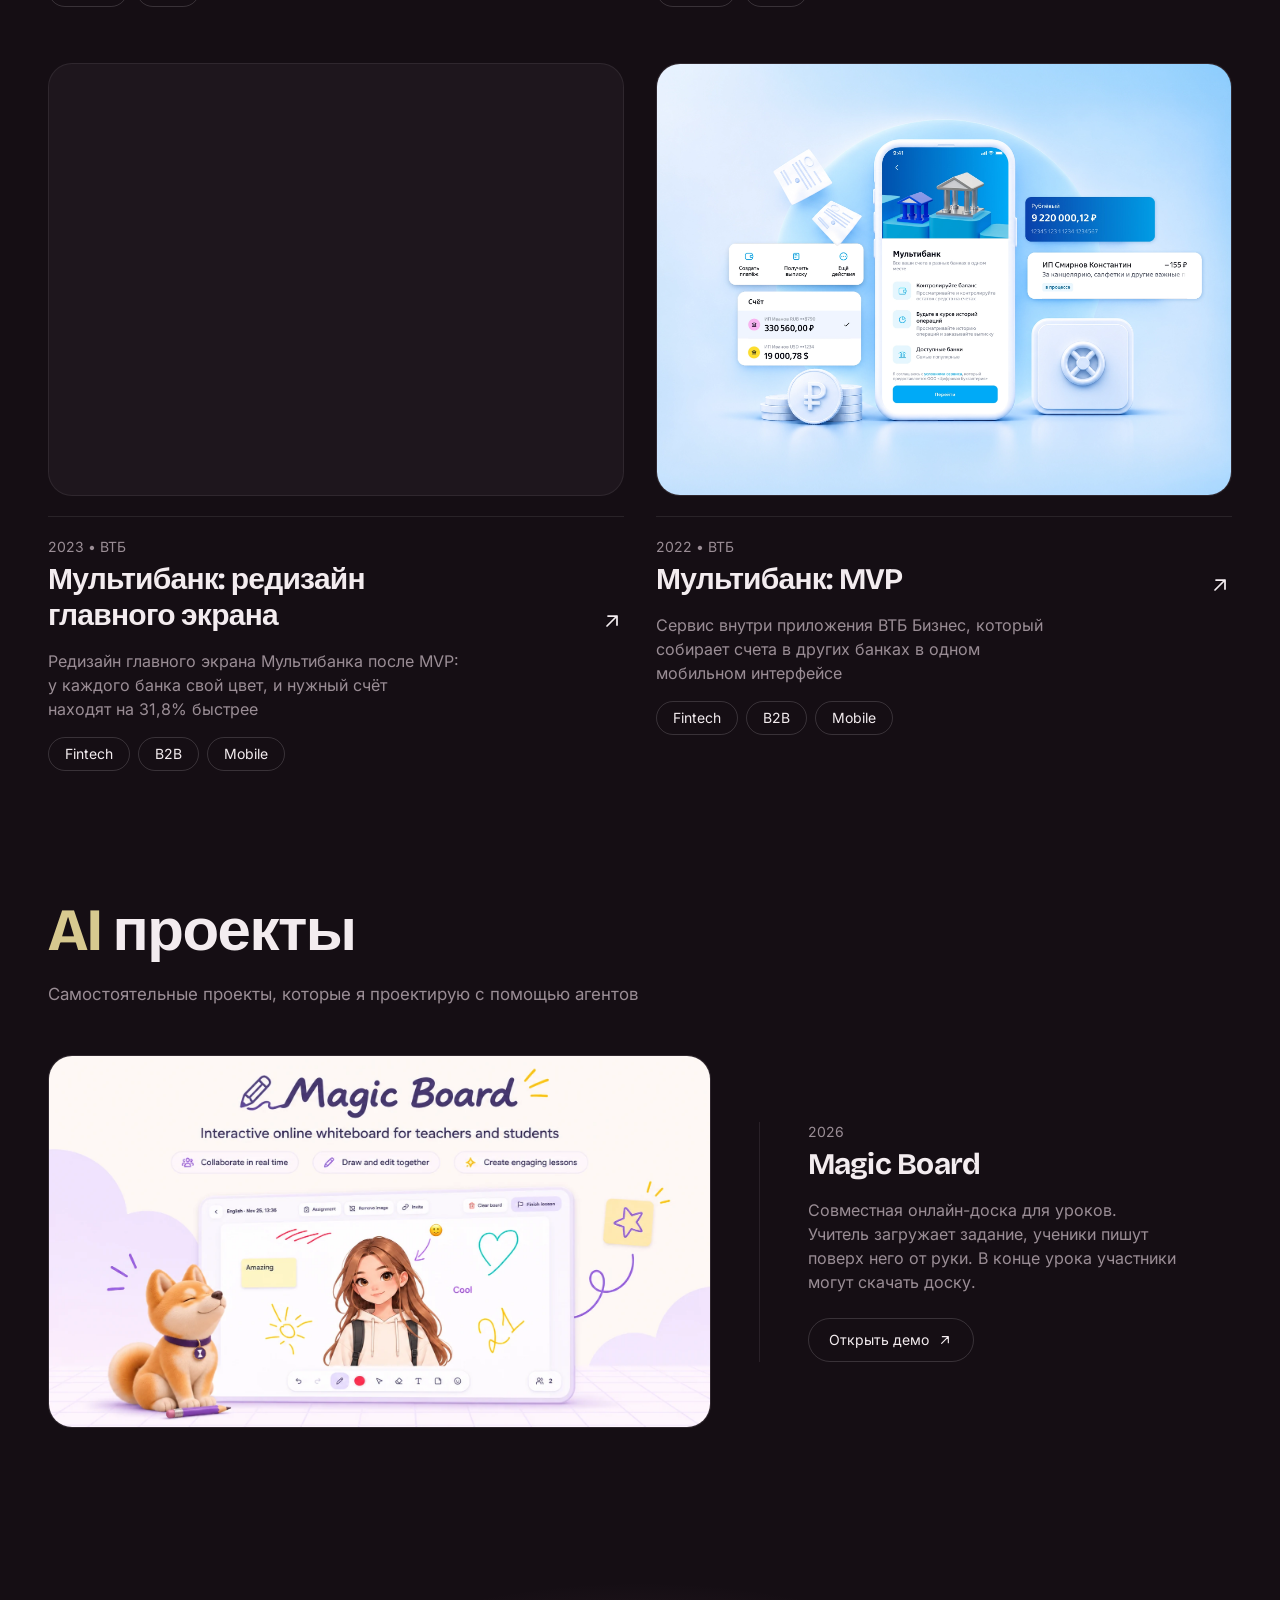
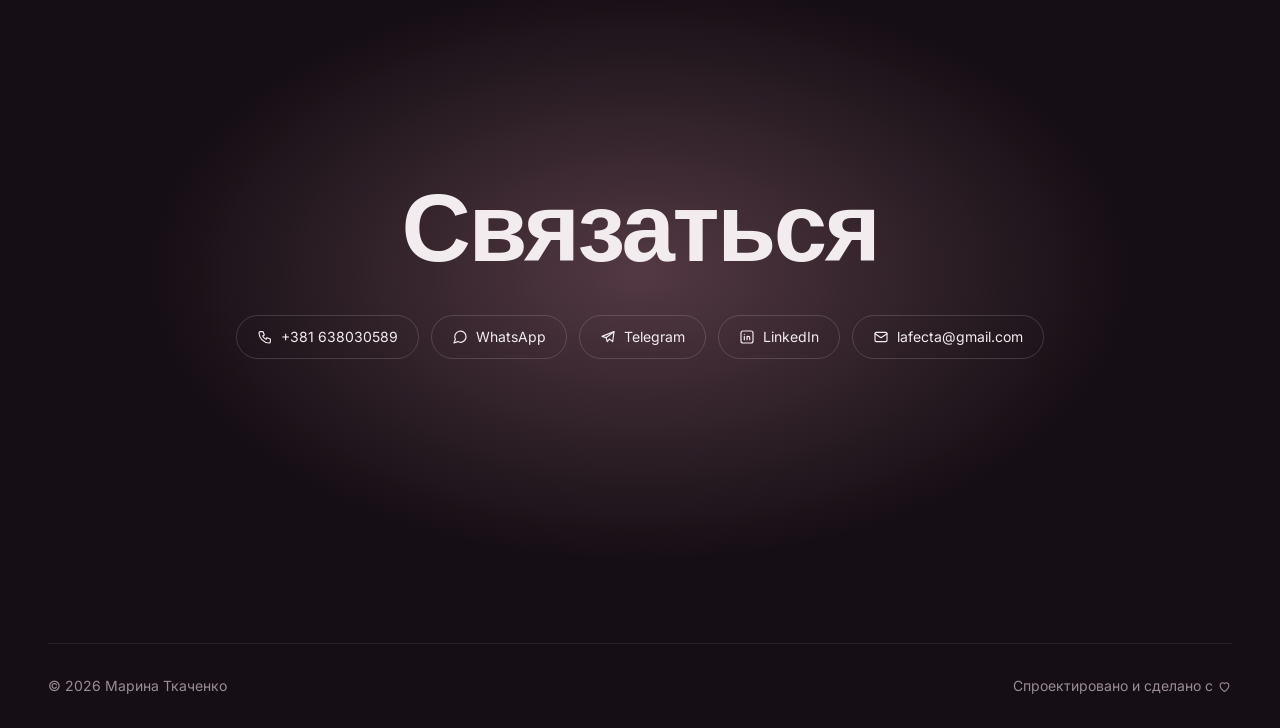
<file: ru/index.html>
<!DOCTYPE html>
<html lang="en" data-theme="dark">
<head>
  <meta charset="UTF-8" />
  <meta name="viewport" content="width=device-width, initial-scale=1.0" />
  <title>Marina Tkachenko — Senior Product Designer</title>
  <meta name="robots" content="noindex" />
  <link rel="canonical" href="https://marinatkachenko.com/" />
  <link rel="icon" type="image/svg+xml" href="/favicon.svg" />
  <!-- Language and theme before first paint: the address, then the saved choice, then English and dark (same order as js/i18n.js) -->
  <meta name="color-scheme" content="dark" />
  <meta name="theme-color" content="#150E14" />
  <script>
    (function () {
      var root = document.documentElement, lang = null, theme = null;
      var query = new URLSearchParams(location.search).get('lang');
      var path = (location.pathname.match(/\/(en|ru)\/?$/) || [])[1];
      try { lang = localStorage.getItem('site-lang'); theme = localStorage.getItem('site-theme'); } catch (e) {}
      if (query === 'en' || query === 'ru') lang = query;
      if (path) lang = path;
      root.lang = lang === 'ru' ? 'ru' : 'en';
      if (theme !== 'light') return;
      root.dataset.theme = 'light';
      document.querySelector('meta[name="color-scheme"]').content = 'light';
      document.querySelector('meta[name="theme-color"]').content = '#F8F3F5';
    })();
  </script>
  <script>location.replace('/?lang=ru' + location.hash);</script>
  <meta http-equiv="refresh" content="0; url=/?lang=ru" />
</head>
<body>
  <p><a href="/?lang=ru">Go to the home page</a></p>
</body>
</html>
</file>
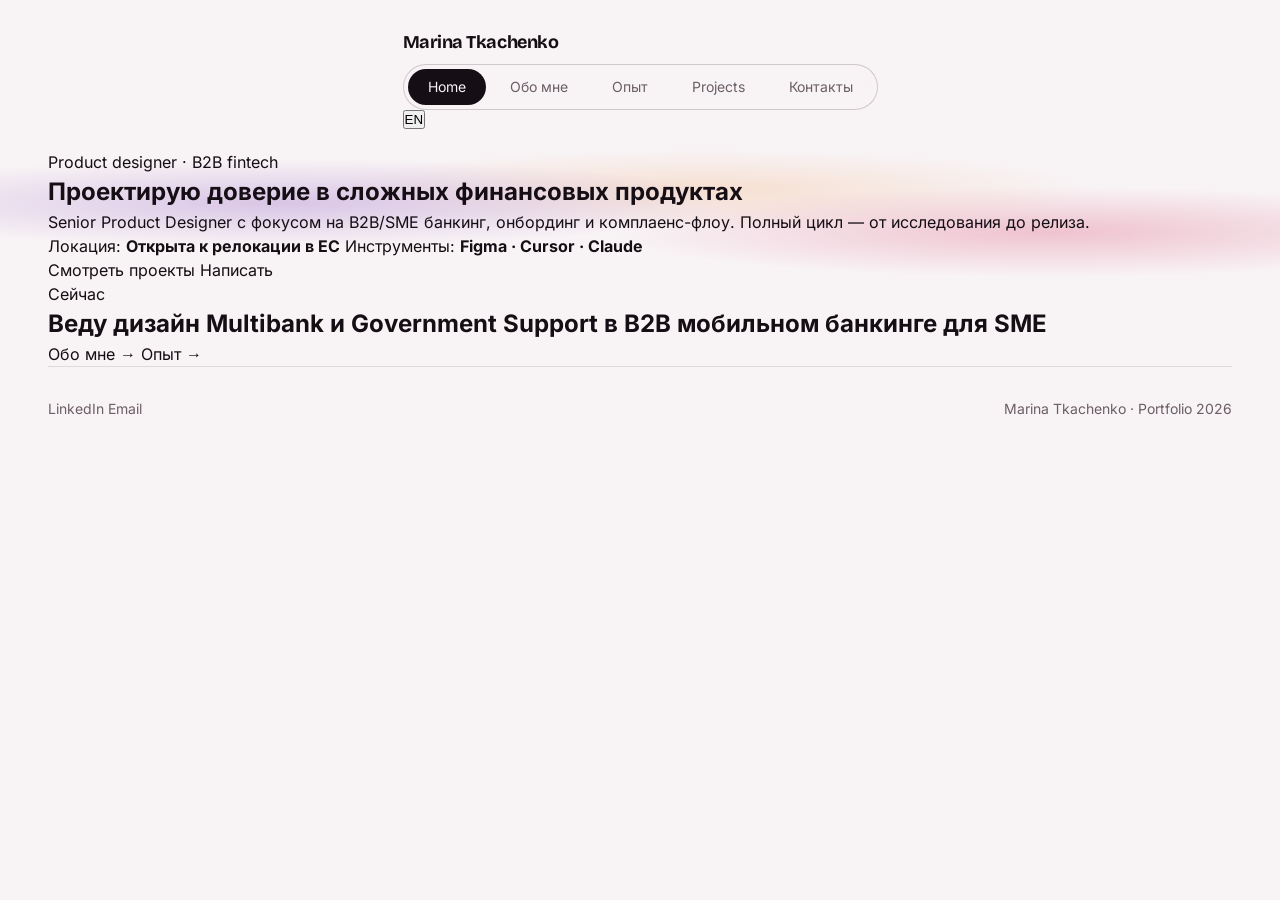
<file: home.html>
<!DOCTYPE html>
<html lang="ru">
<head>
  <meta charset="UTF-8" />
  <meta name="viewport" content="width=device-width, initial-scale=1.0" />
  <title>Marina Tkachenko — Product Designer</title>
  <meta name="description" content="Senior Product Designer · B2B fintech, SME banking, compliance flows." />

  <link rel="preconnect" href="https://fonts.googleapis.com">
  <link rel="preconnect" href="https://fonts.gstatic.com" crossorigin>
  <link href="https://fonts.googleapis.com/css2?family=Fraunces:opsz,wght@9..144,500;9..144,600&family=IBM+Plex+Sans:wght@400;500&family=IBM+Plex+Mono:wght@400;500&display=swap" rel="stylesheet">

  <link rel="stylesheet" href="css/tokens.css" />
  <link rel="stylesheet" href="css/style.css" />
</head>
<body>

  <!-- ============ NAV ============ -->
  <header class="nav">
    <div class="wrap nav__inner">
      <a href="home.html" class="nav__name">Marina Tkachenko</a>
      <nav>
        <ul class="nav__links">
          <li><a href="home.html" aria-current="page">Home</a></li>
          <li><a href="about.html" data-i18n="nav.about">About</a></li>
          <li><a href="experience.html" data-i18n="nav.experience">Experience</a></li>
          <li><a href="projects.html" data-i18n="nav.projects">Projects</a></li>
          <li><a href="contact.html" data-i18n="nav.contact">Contact</a></li>
        </ul>
      </nav>
      <div class="nav__right">
        <button class="lang-toggle" type="button">EN</button>
      </div>
    </div>
  </header>

  <!-- ============ HERO ============ -->
  <section class="hero">
    <div class="wrap">
      <p class="hero__label" data-i18n="hero.label">Product designer · B2B fintech</p>
      <h1 data-i18n="hero.title">Проектирую доверие в сложных финансовых продуктах</h1>
      <p class="hero__sub" data-i18n="hero.sub">Senior Product Designer с фокусом на B2B/SME банкинг, онбординг и комплаенс-флоу. Полный цикл — от исследования до релиза.</p>

      <div class="hero__meta">
        <span><span data-i18n="hero.meta.location">Локация</span>: <strong data-i18n="hero.meta.location.value">Открыта к релокации в ЕС</strong></span>
        <span><span data-i18n="hero.meta.stack">Инструменты</span>: <strong data-i18n="hero.meta.stack.value">Figma · Cursor · Claude</strong></span>
      </div>

      <div class="hero__cta">
        <a href="projects.html" class="btn btn--primary" data-i18n="hero.cta.projects">Смотреть проекты</a>
        <a href="contact.html" class="btn btn--ghost" data-i18n="hero.cta.contact">Написать</a>
      </div>
    </div>
  </section>

  <!-- ============ LEDGER TAPE — moving companies strip ============ -->
  <div class="ledger" role="img" aria-label="VTB, Perlem, B2B, Fintech, Edtech, Compliance">
    <div class="ledger__track" id="ledger-track">
      <!-- items injected by main.js, duplicated for seamless loop -->
    </div>
  </div>

  <!-- ============ CURRENTLY ============ -->
  <section class="currently">
    <div class="wrap currently__grid">
      <p class="currently__label" data-i18n="currently.label">Сейчас</p>
      <div class="currently__body">
        <h2 data-i18n="currently.title">Веду дизайн Multibank и Government Support в B2B мобильном банкинге для SME</h2>
        <div class="currently__links">
          <a href="about.html" data-i18n="currently.link1">Обо мне →</a>
          <a href="experience.html" data-i18n="currently.link2">Опыт →</a>
        </div>
      </div>
    </div>
  </section>

  <!-- ============ FOOTER ============ -->
  <footer class="site-footer">
    <div class="wrap site-footer__inner">
      <div class="site-footer__links">
        <a href="https://www.linkedin.com/in/marinatk/" target="_blank" rel="noopener">LinkedIn</a>
        <a href="mailto:hello@example.com">Email</a>
      </div>
      <p class="site-footer__note" data-i18n="footer.note">Marina Tkachenko · Portfolio 2026</p>
    </div>
  </footer>

  <script src="data/content.js"></script>
  <script src="js/i18n.js"></script>
  <script src="js/main.js"></script>
</body>
</html>
</file>
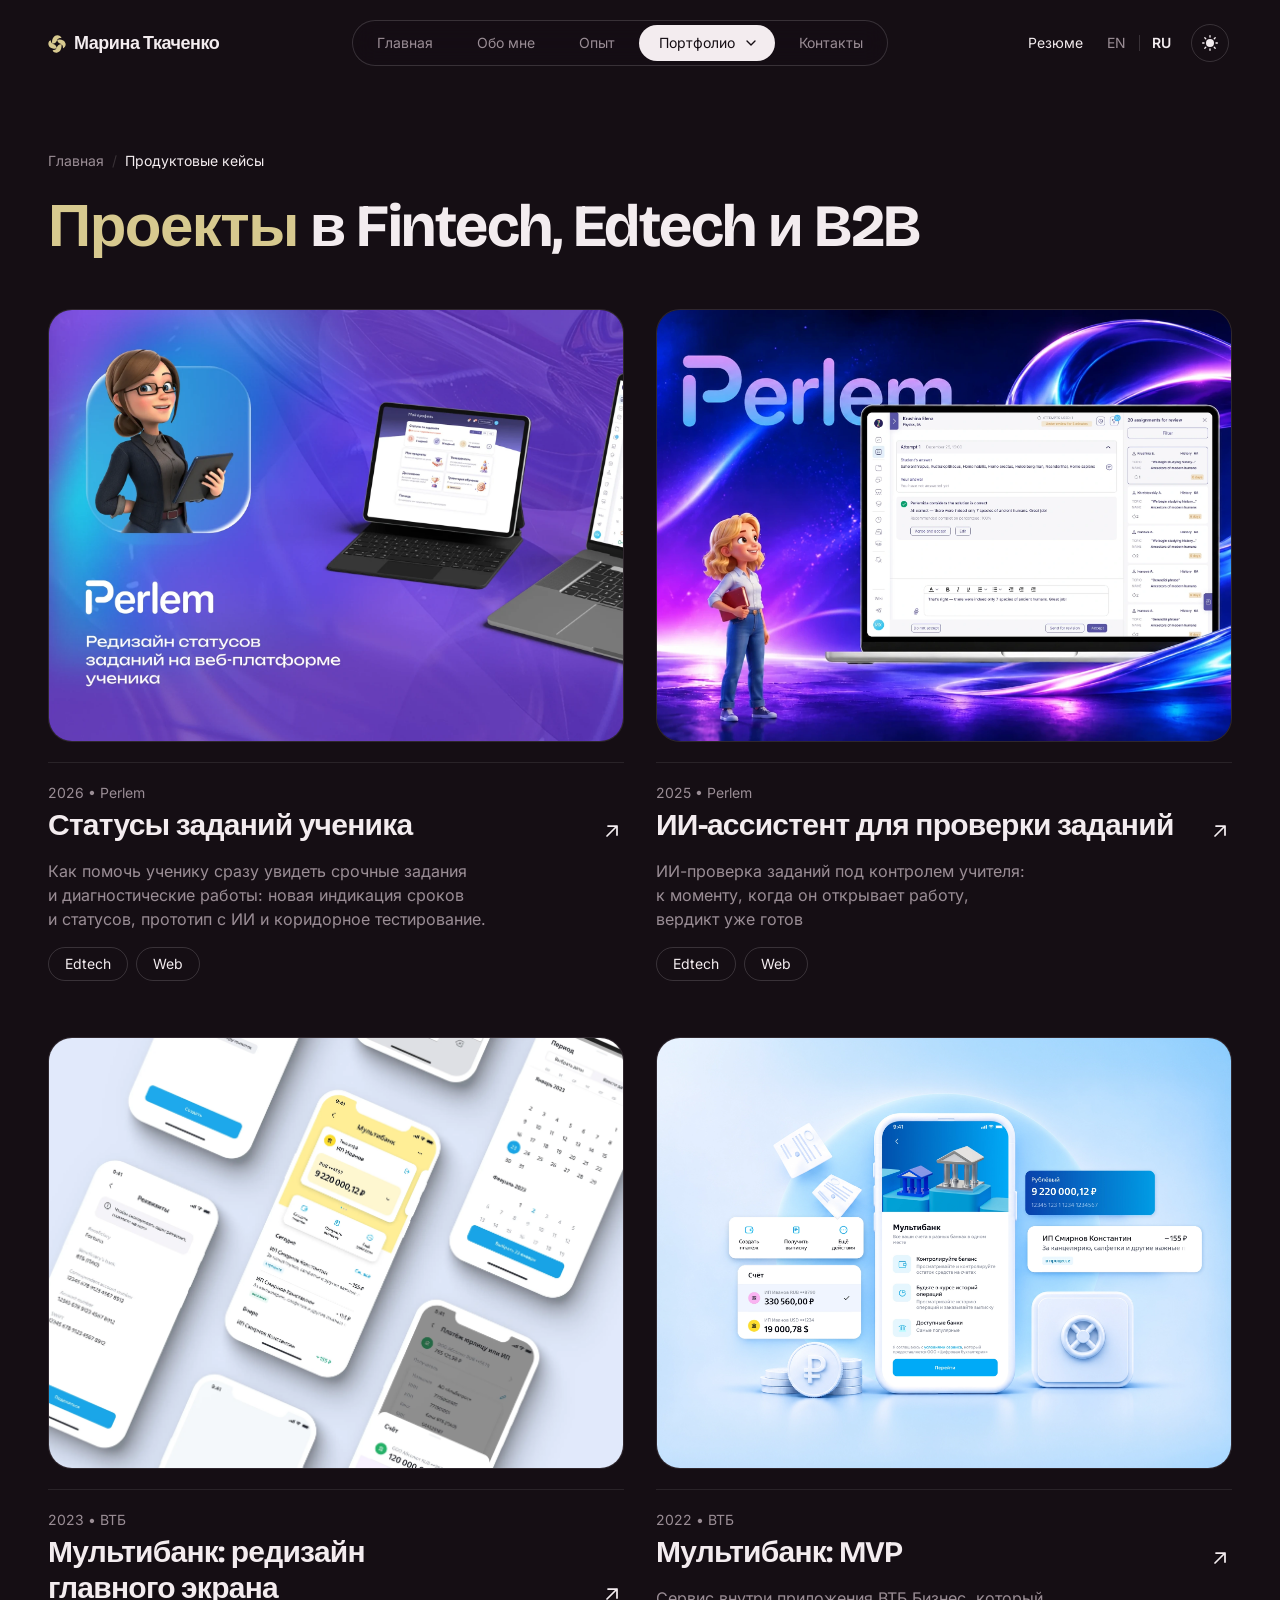
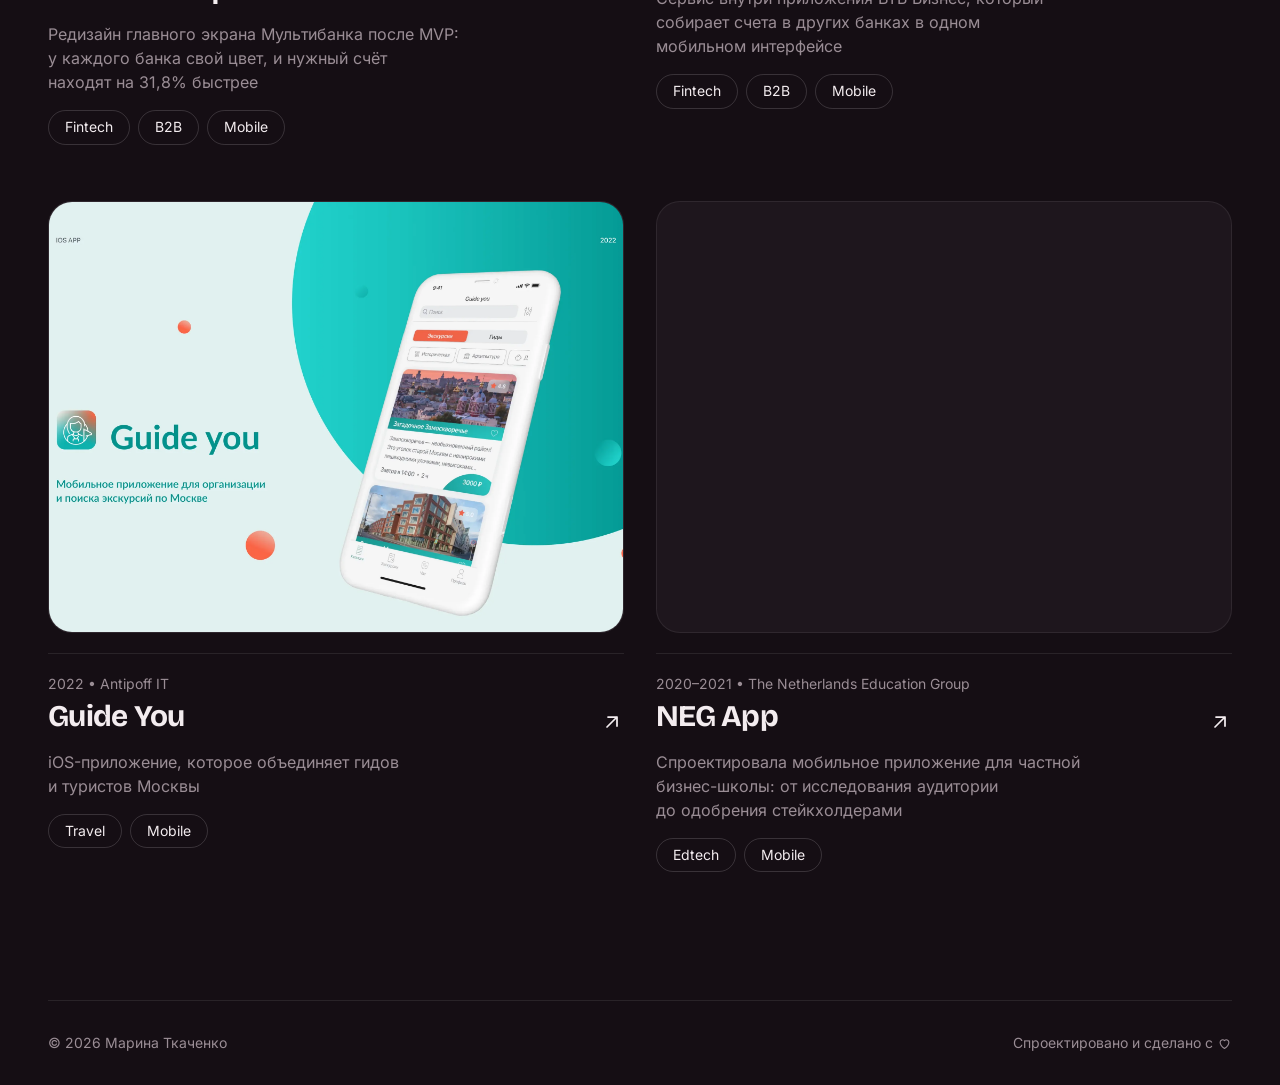
<file: projects.html>
<!DOCTYPE html>
<html lang="en" data-theme="dark" data-root="" data-page="projects">
<head>
  <meta charset="UTF-8" />
  <meta name="viewport" content="width=device-width, initial-scale=1.0" />
  <link rel="icon" type="image/svg+xml" href="favicon.svg" />
  <link rel="icon" href="favicon.ico" sizes="32x32" />
  <link rel="icon" type="image/png" href="icon-192.png" sizes="192x192" />
  <link rel="apple-touch-icon" href="apple-touch-icon.png" />
  <link rel="manifest" href="site.webmanifest" />
  <!-- title, description and og:* text follow the language (js/projects.js); the preview picture is fixed -->
  <title>Product case studies — Marina Tkachenko</title>
  <meta name="description" content="Projects in Fintech, Edtech and B2B" />
  <link rel="canonical" href="https://marinatkachenko.com/projects.html" />
  <meta property="og:type" content="website" />
  <meta property="og:url" content="https://marinatkachenko.com/projects.html" />
  <meta property="og:title" content="Product case studies — Marina Tkachenko" />
  <meta property="og:description" content="Projects in Fintech, Edtech and B2B" />
  <meta property="og:image" content="https://marinatkachenko.com/images/og/cover-home.jpg" />
  <meta property="og:image:width" content="1200" />
  <meta property="og:image:height" content="630" />
  <meta property="og:image:alt" content="Marina Tkachenko, Senior Product Designer: portfolio" />
  <meta name="twitter:card" content="summary_large_image" />
  <meta name="twitter:image" content="https://marinatkachenko.com/images/og/cover-home.jpg" />
  <meta property="og:locale" content="en_US" />

  <!-- Language and theme before first paint: the address, then the saved choice, then English and dark (same order as js/i18n.js) -->
  <meta name="color-scheme" content="dark" />
  <meta name="theme-color" content="#150E14" />
  <script>
    (function () {
      var root = document.documentElement, lang = null, theme = null;
      var query = new URLSearchParams(location.search).get('lang');
      var path = (location.pathname.match(/\/(en|ru)\/?$/) || [])[1];
      try { lang = localStorage.getItem('site-lang'); theme = localStorage.getItem('site-theme'); } catch (e) {}
      if (query === 'en' || query === 'ru') lang = query;
      if (path) lang = path;
      root.lang = lang === 'ru' ? 'ru' : 'en';
      if (theme !== 'light') return;
      root.dataset.theme = 'light';
      document.querySelector('meta[name="color-scheme"]').content = 'light';
      document.querySelector('meta[name="theme-color"]').content = '#F8F3F5';
    })();
  </script>

  <!-- Until the scripts at the end of the page have put in the language,
       drawn the cards and slides and (on the home page) placed an anchor,
       the page stays hidden, so the first frame shown is the finished one
       (js/main.js). Shown anyway after 1.5 s if a script fails. -->
  <script>
    (function () {
      var root = document.documentElement;
      root.classList.add('is-booting');
      setTimeout(function () { root.classList.remove('is-booting'); }, 1500);
    })();
  </script>

  <!-- page transitions: in place before the first frame (js/page-transition.js) -->
  <script src="js/page-transition.js?v=20261127m"></script>
  <!-- first frame waits until the whole page is parsed (no element has this id),
       so a transition never starts on a half-read page; it is hidden by
       is-booting until then anyway -->
  <link rel="expect" href="#page-parsed" blocking="render" />

  <link rel="preload" href="fonts/inter-latin-wght-normal.woff2" as="font" type="font/woff2" crossorigin />
  <link rel="preload" href="fonts/bricolage-grotesque-latin-opsz-normal.woff2" as="font" type="font/woff2" crossorigin />
  <!-- Russian pages also need the Cyrillic body font -->
  <script>
    (function () {
      if (document.documentElement.lang !== 'ru') return;
      var font = document.createElement('link');
      font.rel = 'preload'; font.as = 'font'; font.type = 'font/woff2'; font.crossOrigin = '';
      font.href = 'fonts/inter-cyrillic-wght-normal.woff2';
      document.head.append(font);
    })();
  </script>


  <link rel="stylesheet" href="css/tokens.css?v=20261127m" />
  <link rel="stylesheet" href="css/style.css?v=20261127m" />
</head>
<body>

  <!-- ============ NAV (same as the home page, links lead back to it) ============ -->
  <header class="nav">
    <a href="index.html" class="nav__name"><svg class="nav__mark" width="18" height="18" viewBox="0 0 512 512" fill="currentColor" aria-hidden="true" focusable="false"><path d="M257.304 10.1915C286.831 8.97307 315.187 13.3717 340.819 29.1034C362.001 42.1004 380.033 64.0647 386.084 88.6191C378.685 88.724 371.36 87.4991 363.799 87.6498C321.224 88.5007 281.397 103.267 259.425 142.651C254.765 151.007 251.762 158.628 247.705 167.15C239.773 183.812 231.827 197.342 218.742 210.534C198.245 231.199 168.315 238.995 140.32 241.71C134.675 242.257 126.518 241.805 120.603 241.834C137.478 251.984 150.284 256.57 168.344 263.577C204.808 277.725 237.194 308.13 241.391 349.287C242.178 357.005 241.925 364.802 241.929 372.6C255.633 344.597 267.995 313.66 291.28 292.082C312.119 272.777 339.035 264.661 366.793 265.362C371.84 265.491 376.73 266.078 381.807 266.416C350.628 246.698 320.092 242.556 293.558 215.022C275.928 196.73 263.443 168.166 263.228 142.642C271.411 138.688 279.946 135.533 288.722 133.222C337.521 120.563 389.269 128.035 432.654 154.003C465.258 173.569 488.9 205.437 498.421 242.645C505.795 272.598 501.841 302.699 485.936 329.151C472.956 350.734 451.607 370.402 426.994 376.589L425.632 376.877L424.887 376.325C424.603 373.078 425.416 369.318 425.637 365.926C428.077 328.569 417.072 292.679 385.81 269.534C385.55 282.782 386.236 297.01 385.55 310.139C383.63 346.989 378.019 384.172 361.193 417.183C342.127 455.098 308.812 483.613 268.779 496.299C239.7 505.499 202.267 503.903 175.488 489.029C151.81 475.88 139.029 457.122 131.321 431.72C151.652 432.575 179.363 427.229 197.541 417.845C213.697 409.505 233.798 390.886 240.976 373.734C226.933 380.632 211.966 385.401 196.556 387.877C149.301 395.272 104.751 386.545 64.4387 358.129C7.77163 318.19 -7.35406 237.488 31.8897 179.556C41.0081 166.095 61.6903 149.751 78.2703 147.397C77.4559 178.617 92.635 222.324 119.185 240.114C117.4 228.996 115.286 218.661 114.941 207.203C114.647 197.436 115.299 186.877 114.348 177.182C114.181 175.473 113.851 175.529 113.946 173.411C114.637 174.611 114.57 174.72 114.991 176.085C115.212 173.645 115.377 171.198 115.588 168.766C118.945 130.918 133.186 94.5216 157.096 65.1558C183.395 32.858 216.522 15.0824 257.304 10.1915Z"/></svg><span data-i18n="nav.name">Marina Tkachenko</span></a>

    <div class="nav__controls">
      <button class="theme-toggle icon-btn" type="button" aria-label="Switch theme">
        <svg class="sun-and-moon" viewBox="0 0 24 24" width="16" height="16" aria-hidden="true" focusable="false">
          <mask class="moon" id="theme-moon-bar"><rect x="0" y="0" width="100%" height="100%" fill="white"/><circle cx="24" cy="10" r="6" fill="black"/></mask>
          <circle class="sun" cx="12" cy="12" r="6" mask="url(#theme-moon-bar)" fill="currentColor"/>
          <g class="sun-beams" stroke="currentColor">
            <line x1="12" y1="1" x2="12" y2="3"/><line x1="12" y1="21" x2="12" y2="23"/><line x1="4.22" y1="4.22" x2="5.64" y2="5.64"/><line x1="18.36" y1="18.36" x2="19.78" y2="19.78"/>
            <line x1="1" y1="12" x2="3" y2="12"/><line x1="21" y1="12" x2="23" y2="12"/><line x1="4.22" y1="19.78" x2="5.64" y2="18.36"/><line x1="18.36" y1="5.64" x2="19.78" y2="4.22"/>
          </g>
        </svg>
      </button>
      <button class="nav__burger icon-btn" type="button" aria-label="Open menu" aria-expanded="false" aria-controls="site-menu" data-i18n-aria="nav.menuOpen">
        <svg class="nav__burger-icon" viewBox="0 0 32 32" aria-hidden="true" focusable="false"><path class="nav__burger-line nav__burger-line--outer" d="M27 10 13 10C10.8 10 9 8.2 9 6 9 3.5 10.8 2 13 2 15.2 2 17 3.8 17 6L17 26C17 28.2 18.8 30 21 30 23.2 30 25 28.2 25 26 25 23.8 23.2 22 21 22L7 22"/><path class="nav__burger-line" d="M7 16 27 16"/></svg>
      </button>
    </div>

    <!-- On screens up to 1100px this is the panel opened by the burger; wider, it adds no box of its own -->
    <div class="nav__panel" id="site-menu">
      <nav class="nav__menu" aria-label="Main">
        <ul class="nav__links">
          <li><a href="index.html#home" data-i18n="nav.home">Home</a></li>
          <li><a href="index.html#about" data-i18n="nav.about">About</a></li>
          <li><a href="index.html#experience" data-i18n="nav.experience">Experience</a></li>
          <li class="nav__group">
            <a href="index.html#projects" aria-current="true" data-i18n="nav.portfolio">Portfolio</a>
            <button class="nav__expand" type="button" aria-expanded="false" aria-controls="nav-projects" aria-label="Show projects menu" data-i18n-aria="nav.projectsMenu">
              <svg class="nav__chevron" viewBox="0 0 24 24" width="16" height="16" aria-hidden="true"><path d="m6 9 6 6 6-6" fill="none" stroke="currentColor" stroke-width="2" stroke-linecap="round" stroke-linejoin="round"/></svg>
            </button>
            <!-- compact header: the whole row opens the two items; wider, the link and the chevron above -->
            <button class="nav__toggle" type="button" aria-expanded="false" aria-controls="nav-projects"><span data-i18n="nav.portfolio">Portfolio</span><svg class="nav__chevron" viewBox="0 0 24 24" width="16" height="16" aria-hidden="true"><path d="m6 9 6 6 6-6" fill="none" stroke="currentColor" stroke-width="2" stroke-linecap="round" stroke-linejoin="round"/></svg></button>
            <ul class="nav__sub" id="nav-projects">
              <li><a href="projects.html" data-i18n="nav.cases">Product case studies</a></li>
              <li><a href="index.html#ai-projects" data-i18n="nav.ai">AI-Powered Projects</a></li>
            </ul>
          </li>
          <li><a href="index.html#contact" data-i18n="nav.contact">Contact</a></li>
        </ul>
      </nav>

      <div class="nav__right">
        <a href="files/MarinaTkachenkoCV_eng.pdf" target="_blank" rel="noopener" class="text-link" data-i18n="nav.resume" data-i18n-href="nav.resumeHref" data-i18n-aria="nav.resumeAria" aria-label="Resume (PDF, opens in a new tab)">Resume</a>
        <div class="lang-switch" role="group" aria-label="Language">
          <a class="lang-switch__opt" href="?lang=en" data-lang="en" hreflang="en" lang="en">EN</a>
          <span class="lang-switch__sep" aria-hidden="true"></span>
          <a class="lang-switch__opt" href="?lang=ru" data-lang="ru" hreflang="ru" lang="ru">RU</a>
        </div>
        <button class="theme-toggle icon-btn" type="button" aria-label="Switch theme">
          <svg class="sun-and-moon" viewBox="0 0 24 24" width="16" height="16" aria-hidden="true" focusable="false">
            <mask class="moon" id="theme-moon-menu"><rect x="0" y="0" width="100%" height="100%" fill="white"/><circle cx="24" cy="10" r="6" fill="black"/></mask>
            <circle class="sun" cx="12" cy="12" r="6" mask="url(#theme-moon-menu)" fill="currentColor"/>
            <g class="sun-beams" stroke="currentColor">
              <line x1="12" y1="1" x2="12" y2="3"/><line x1="12" y1="21" x2="12" y2="23"/><line x1="4.22" y1="4.22" x2="5.64" y2="5.64"/><line x1="18.36" y1="18.36" x2="19.78" y2="19.78"/>
              <line x1="1" y1="12" x2="3" y2="12"/><line x1="21" y1="12" x2="23" y2="12"/><line x1="4.22" y1="19.78" x2="5.64" y2="18.36"/><line x1="18.36" y1="5.64" x2="19.78" y2="4.22"/>
            </g>
          </svg>
        </button>
      </div>
    </div>
  </header>

  <!-- Breadcrumbs: one component for the catalogue and every case (js/projects.js
       fills it, css/style.css .crumbs places it on the catalogue's grid) -->
  <nav class="crumbs" aria-label="Breadcrumb" data-i18n-aria="crumbs.label" data-crumbs></nav>

  <main class="projects-page">
    <h1 class="section-title section-title--wide">
      <span class="accent" data-i18n="work.title.1">Projects</span><span data-i18n="work.title.2"> in Fintech, Edtech and B2B</span>
    </h1>
    <!-- every project with ready: true from data/projects.js -->
    <ul class="projects-grid" data-projects="all" data-heading="h2"></ul>
  </main>

  <!-- ============ FOOTER ============ -->
  <footer class="site-footer">
    <div class="site-footer__inner">
      <p data-i18n="footer.copy">© 2026 Marina Tkachenko</p>
      <p class="site-footer__built"><span data-i18n="footer.built">Designed &amp; built with</span> <svg class="icon icon--heart" viewBox="0 0 24 24" aria-label="love" data-i18n-aria="footer.love" role="img"><path d="M12 20s-7-4.4-7-10a4 4 0 0 1 7-2.6A4 4 0 0 1 19 10c0 5.6-7 10-7 10z"/></svg></p>
    </div>
  </footer>

  <script src="data/content.js?v=20261127m"></script>
  <script src="data/projects.js?v=20261127m"></script>
  <script src="js/projects.js?v=20261127m"></script>
  <script src="js/i18n.js?v=20261127m"></script>
  <script src="js/main.js?v=20261127m"></script>
  <script src="js/reveal.js?v=20261127m"></script>
</body>
</html>
</file>
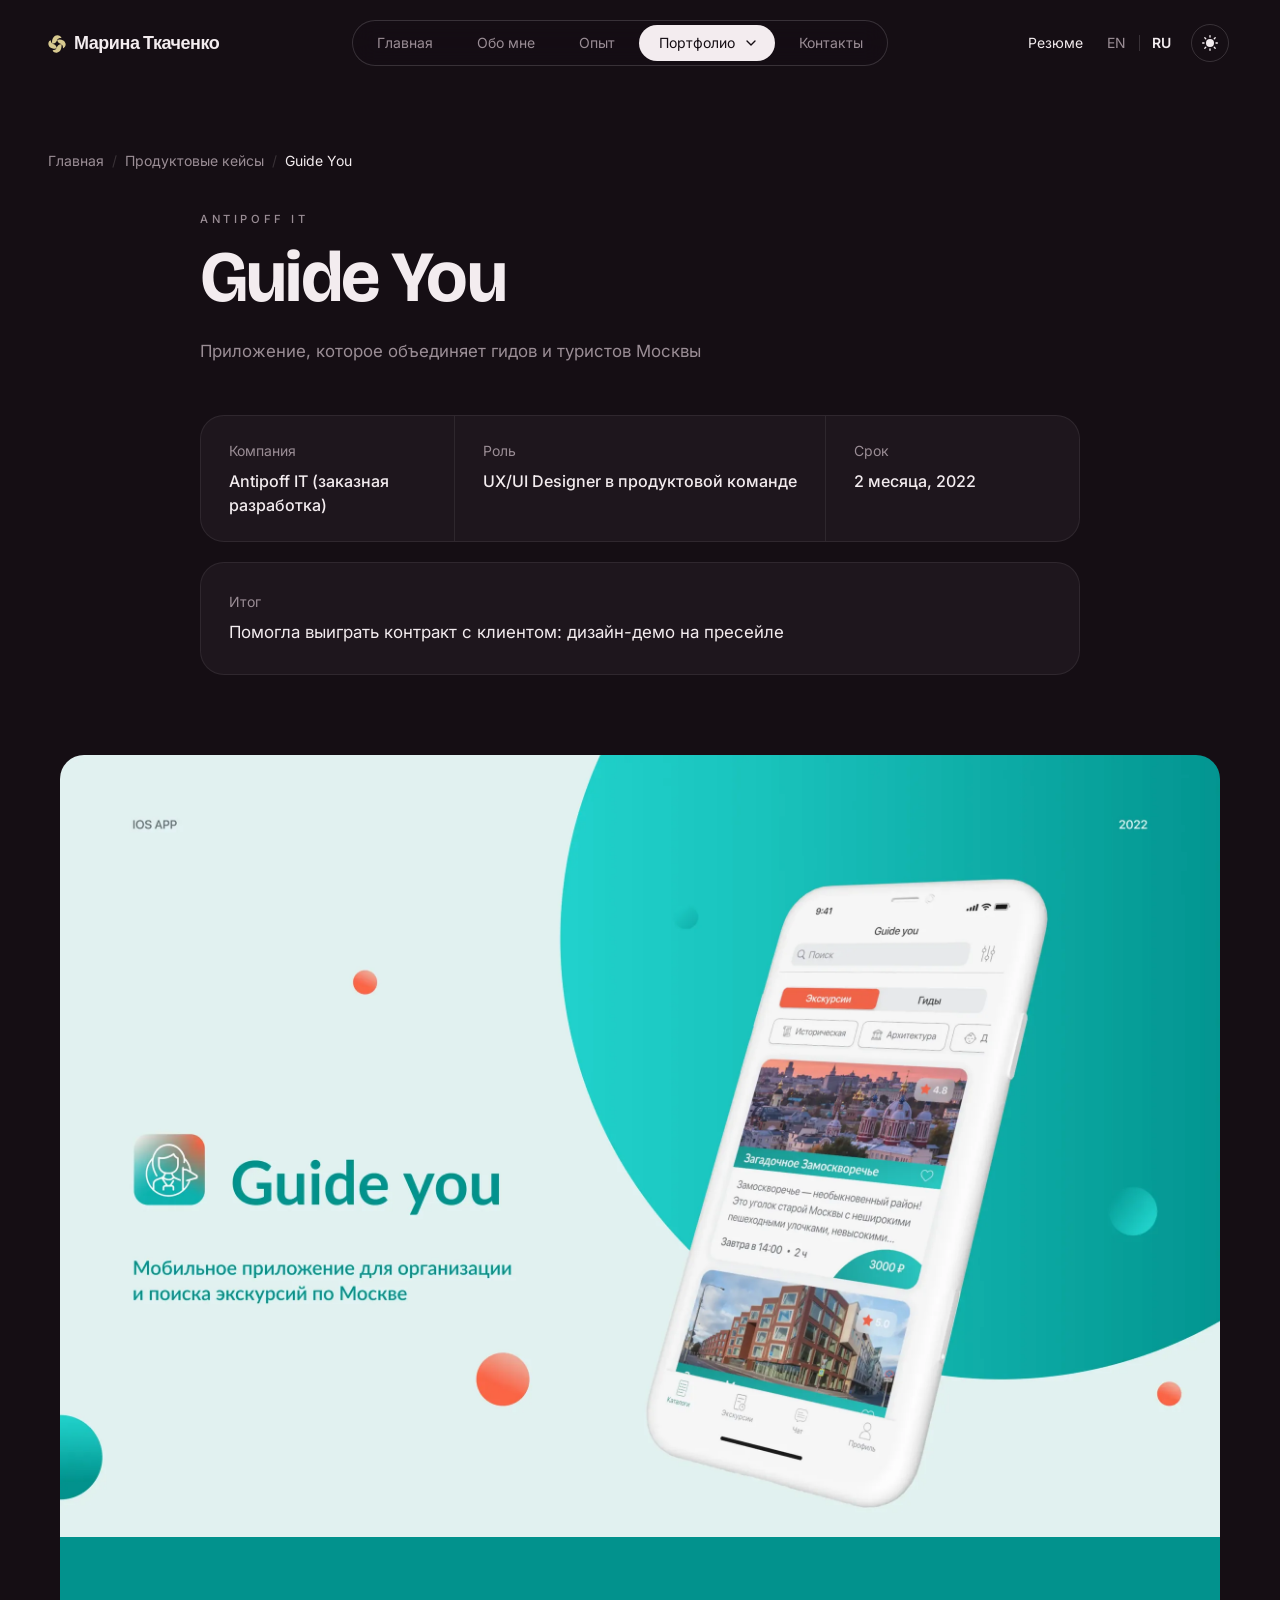
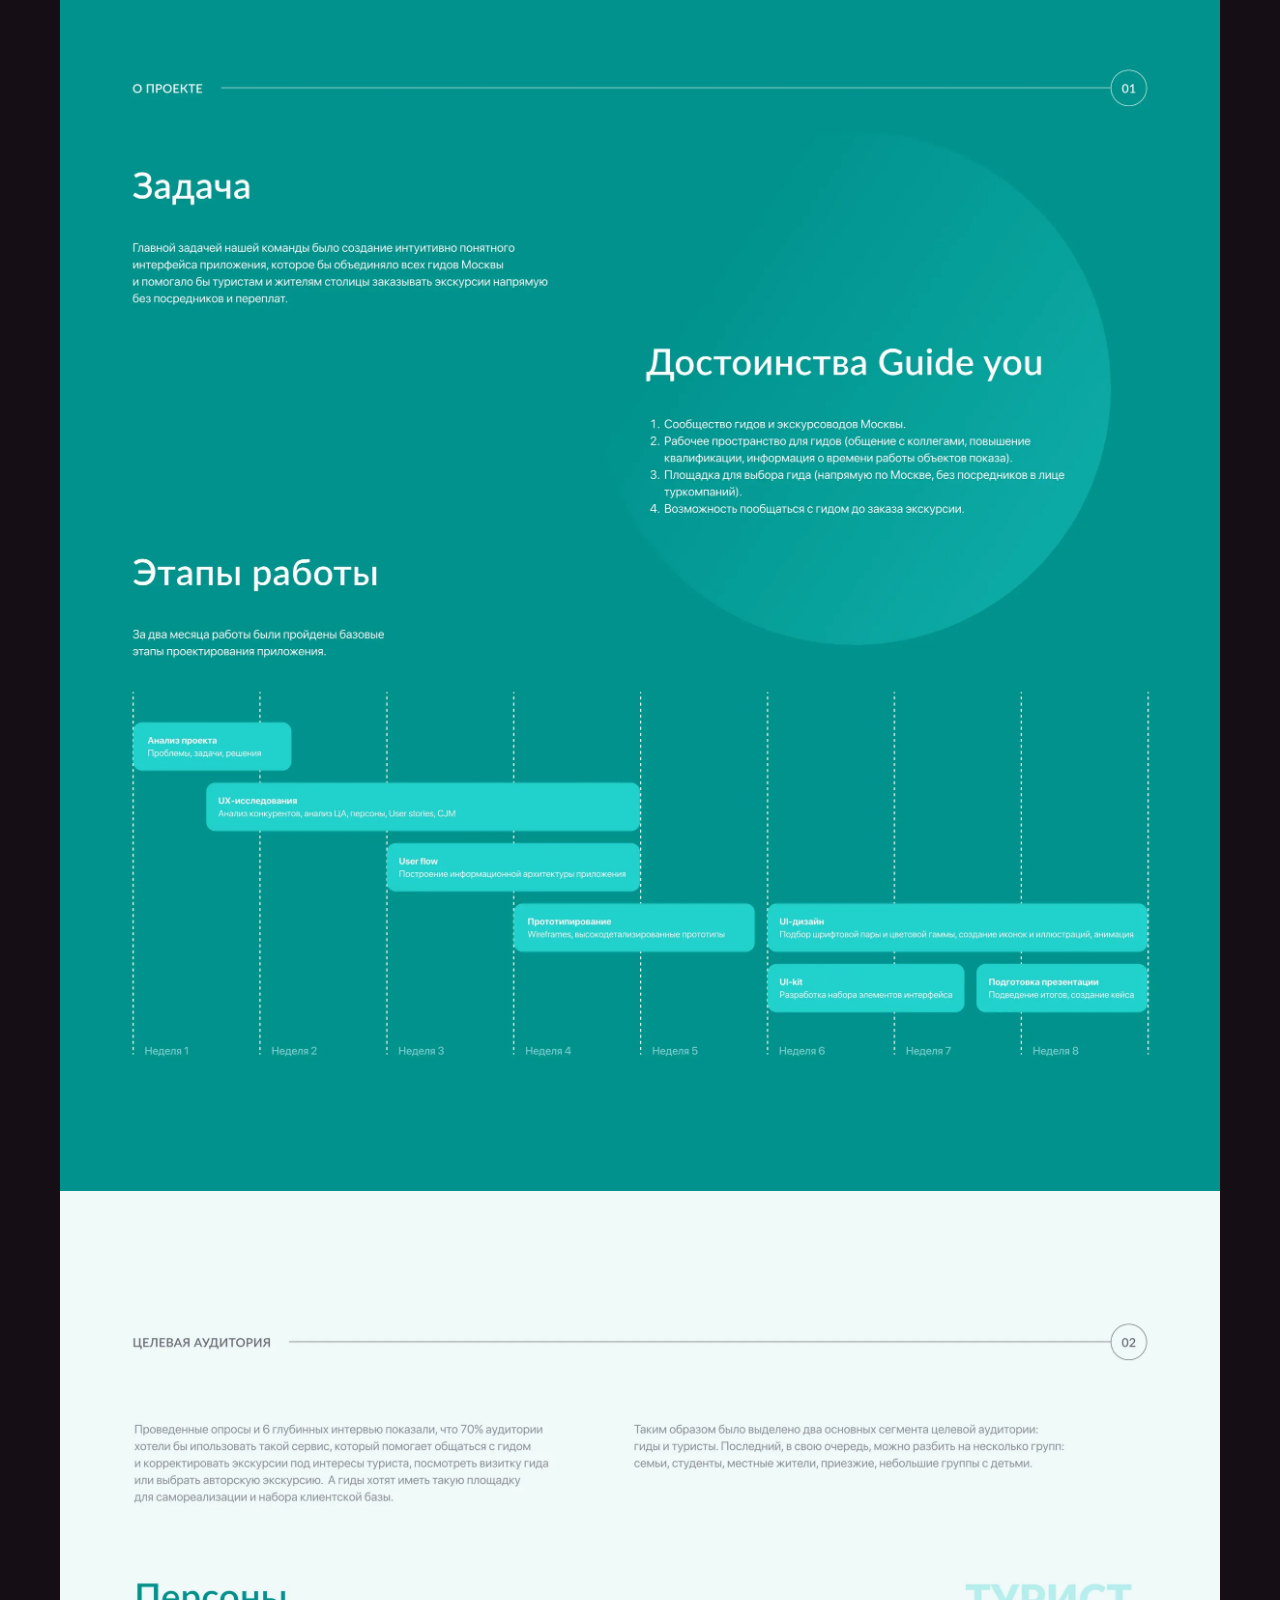
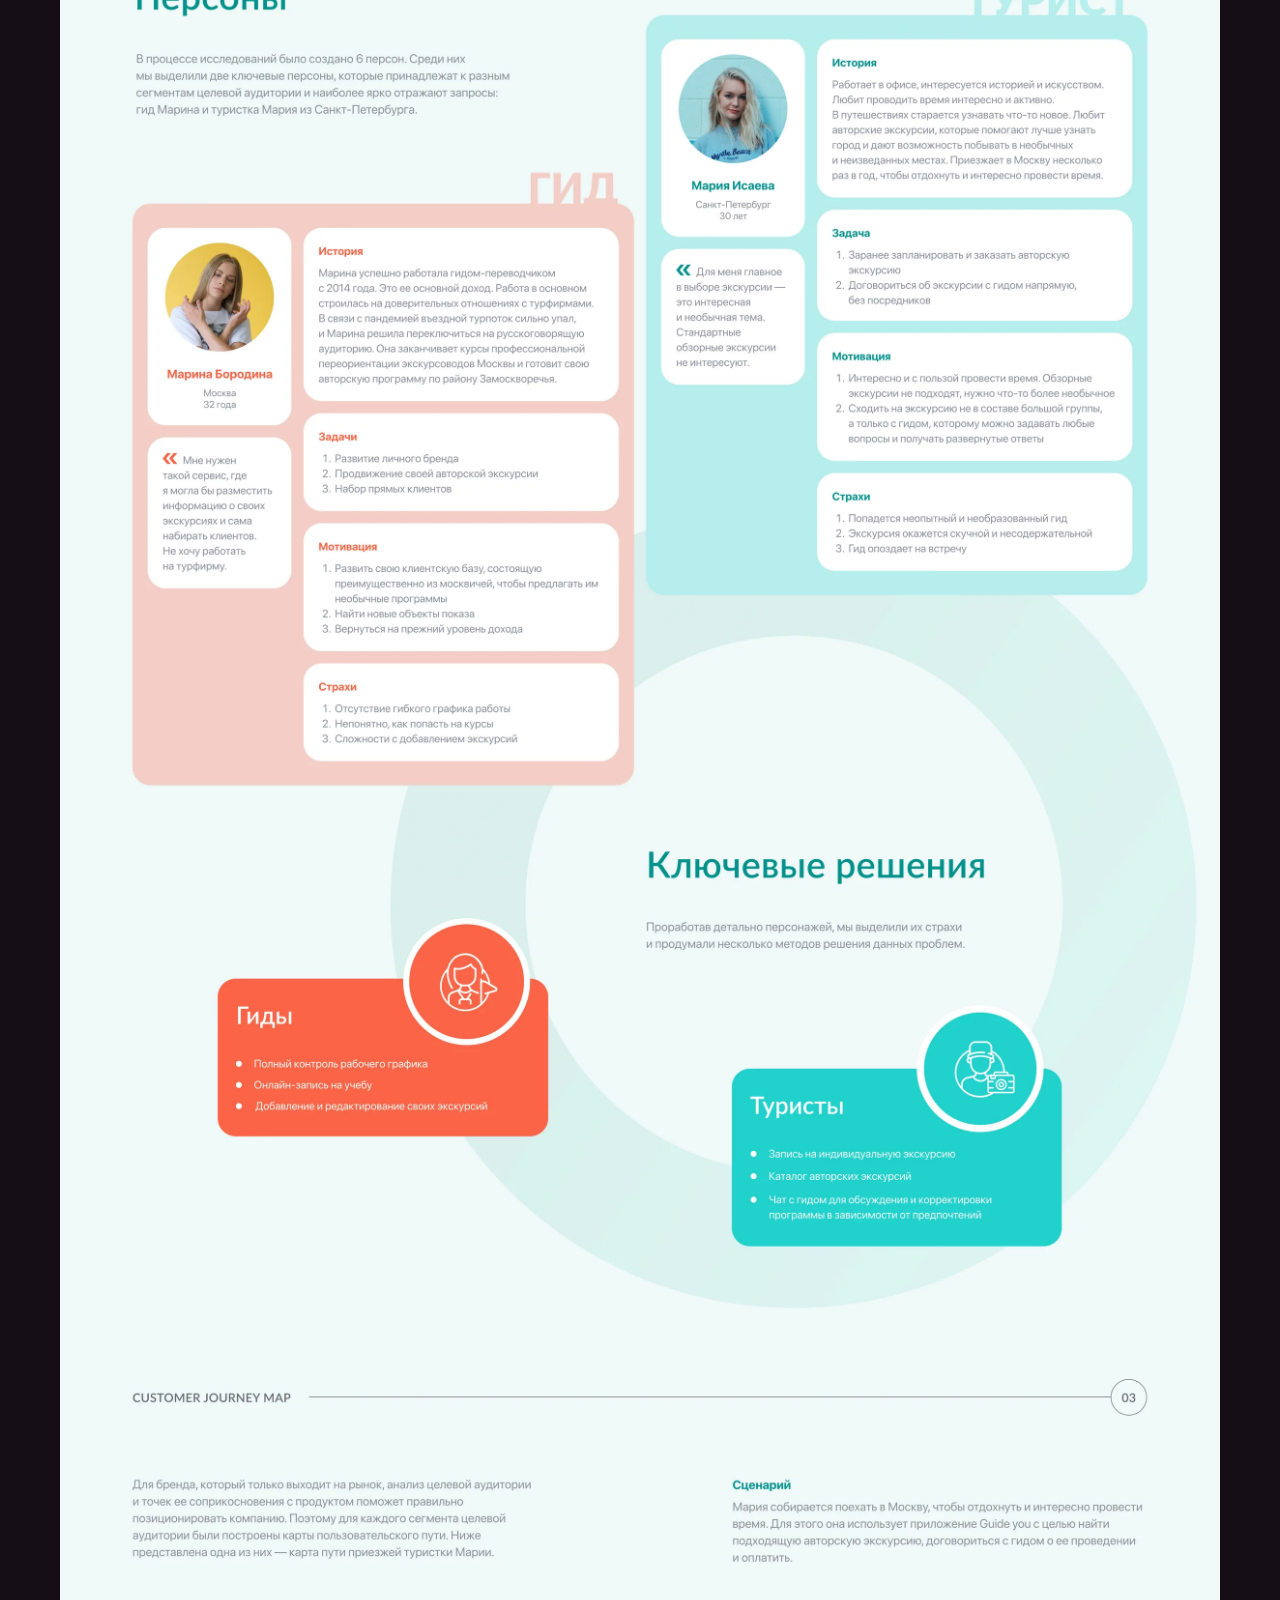
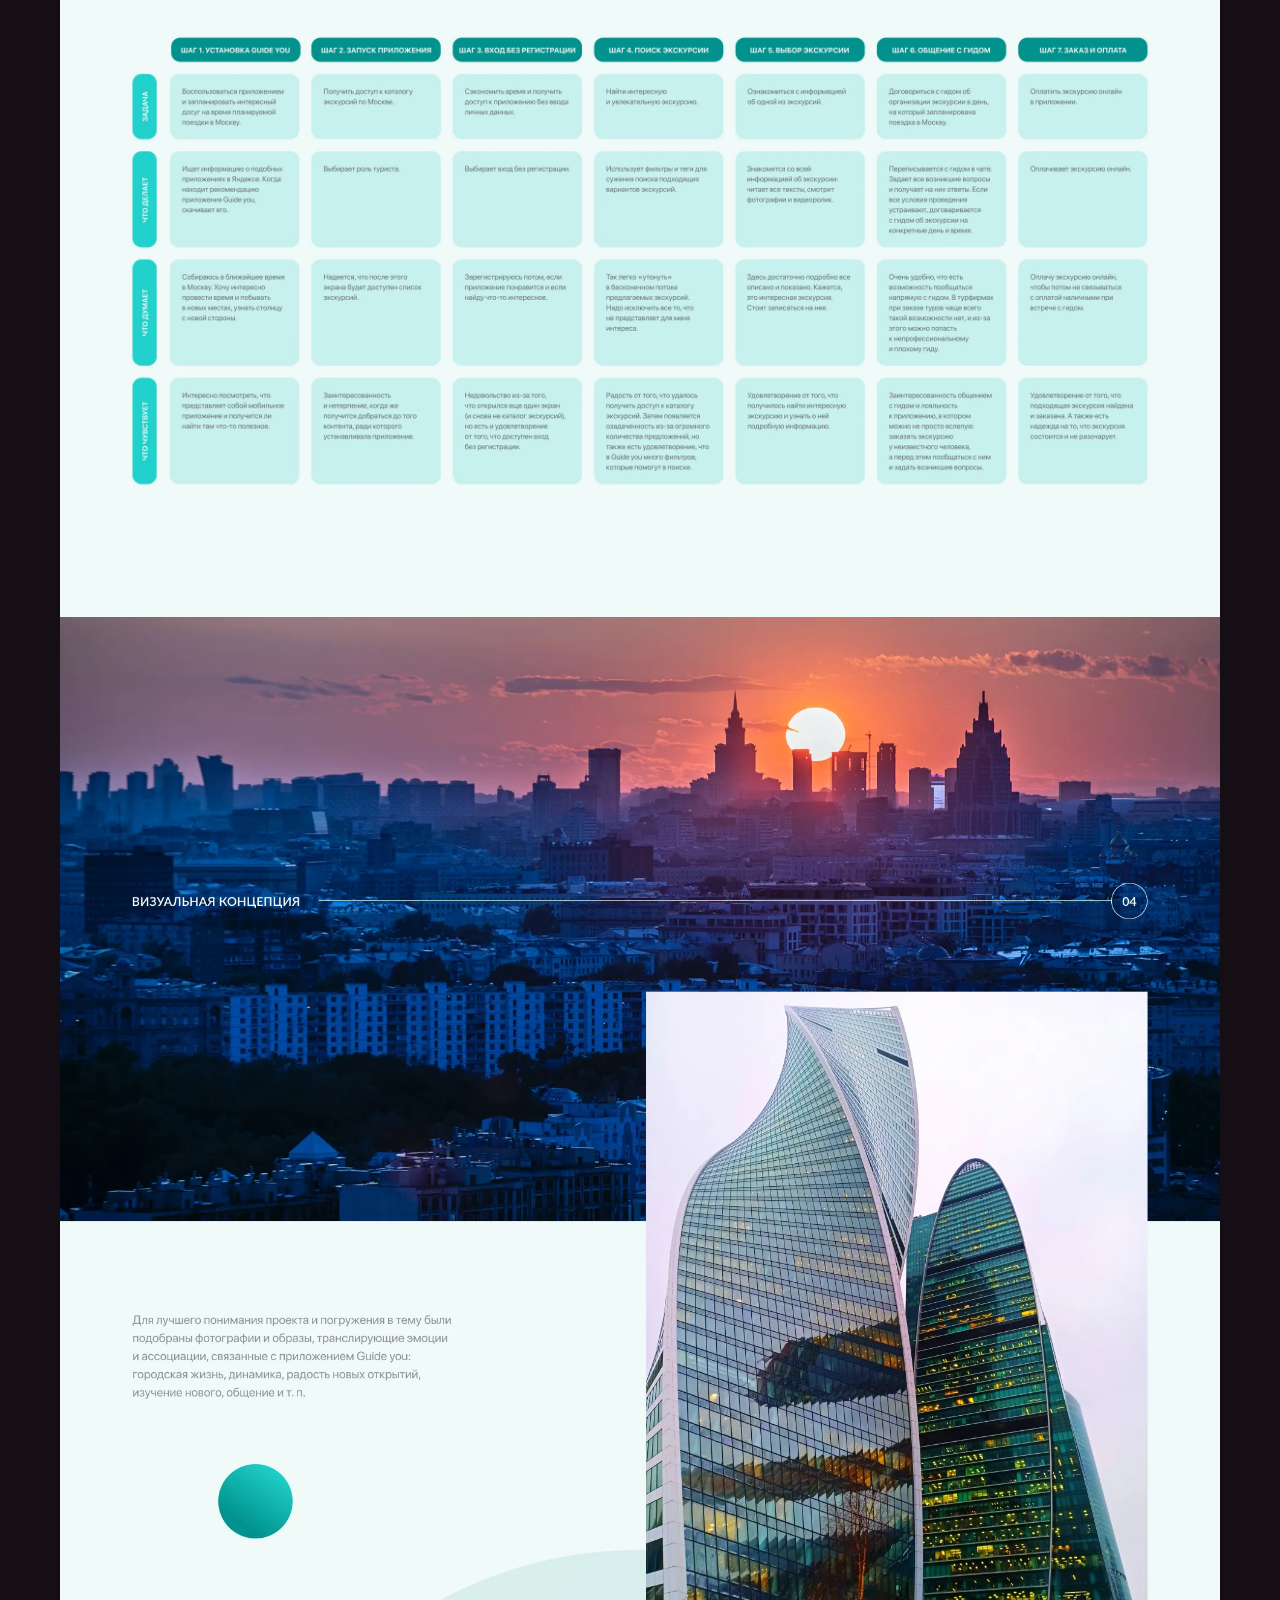
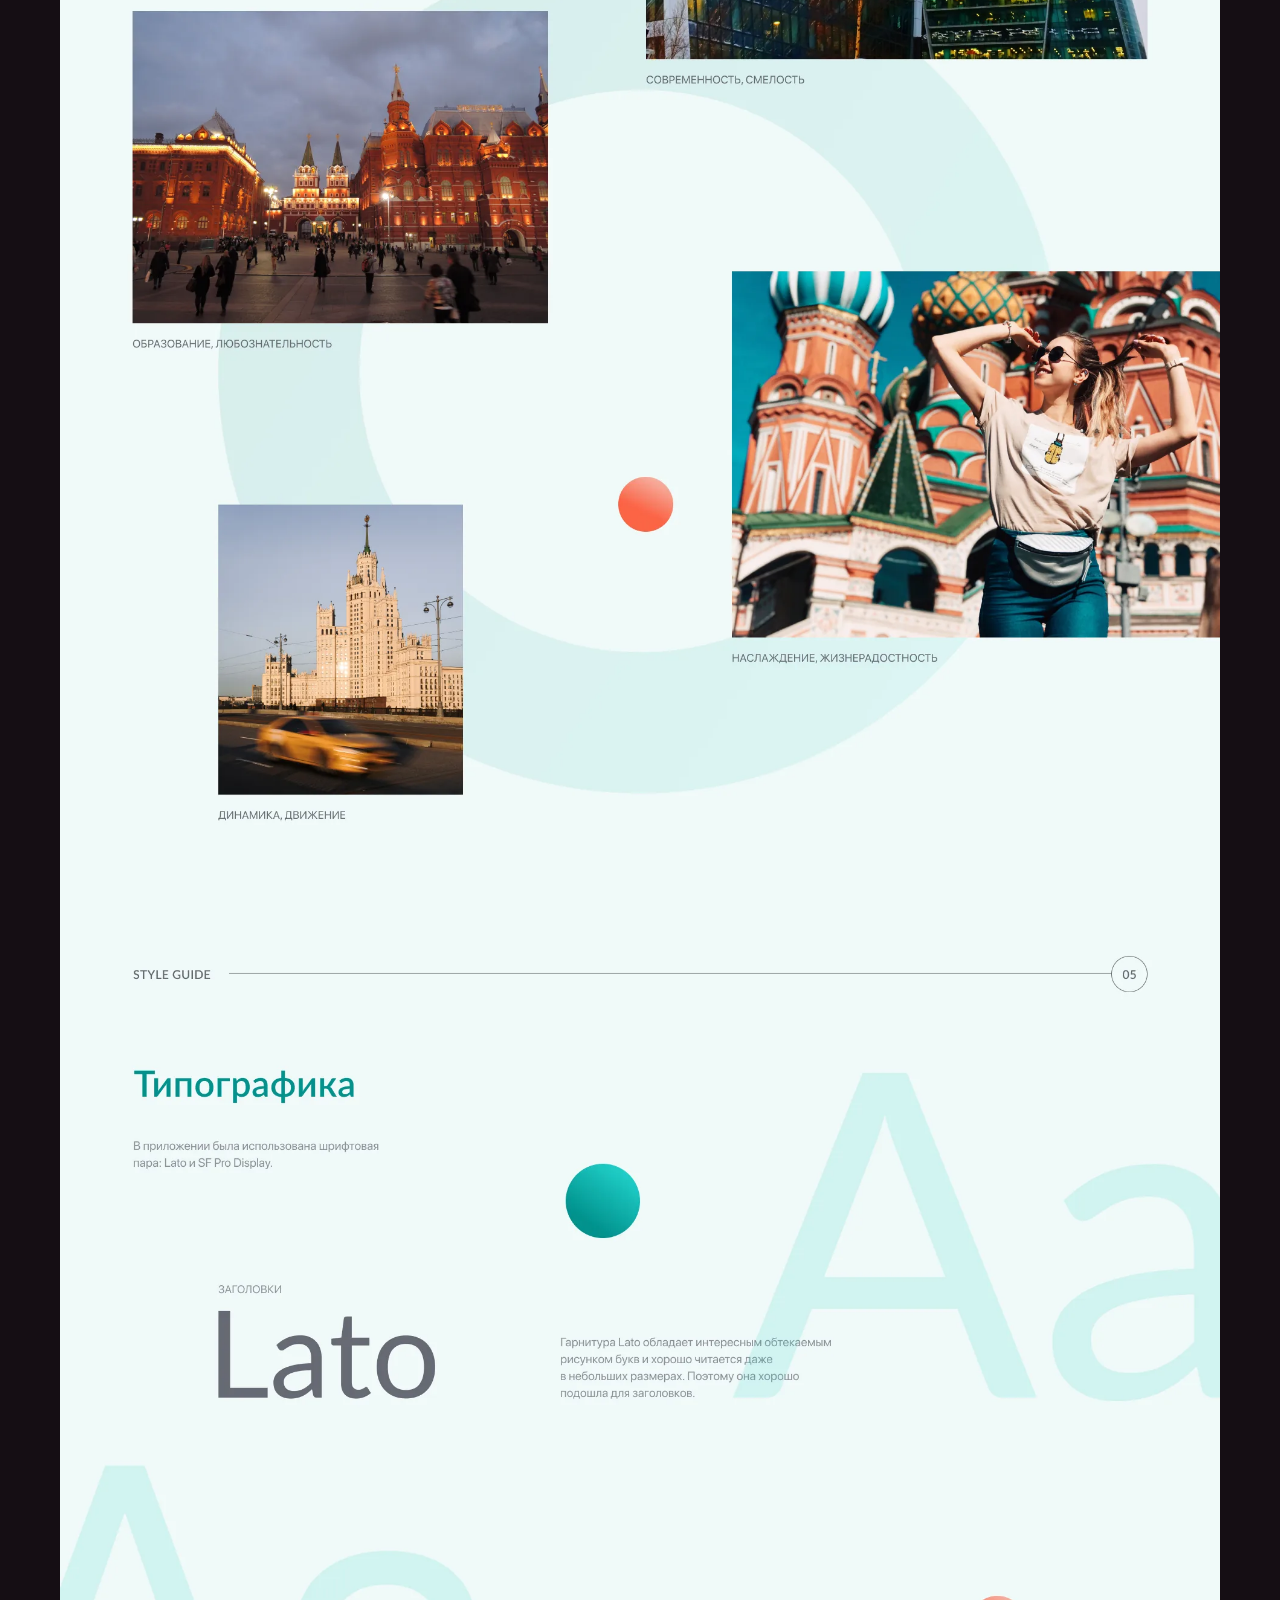
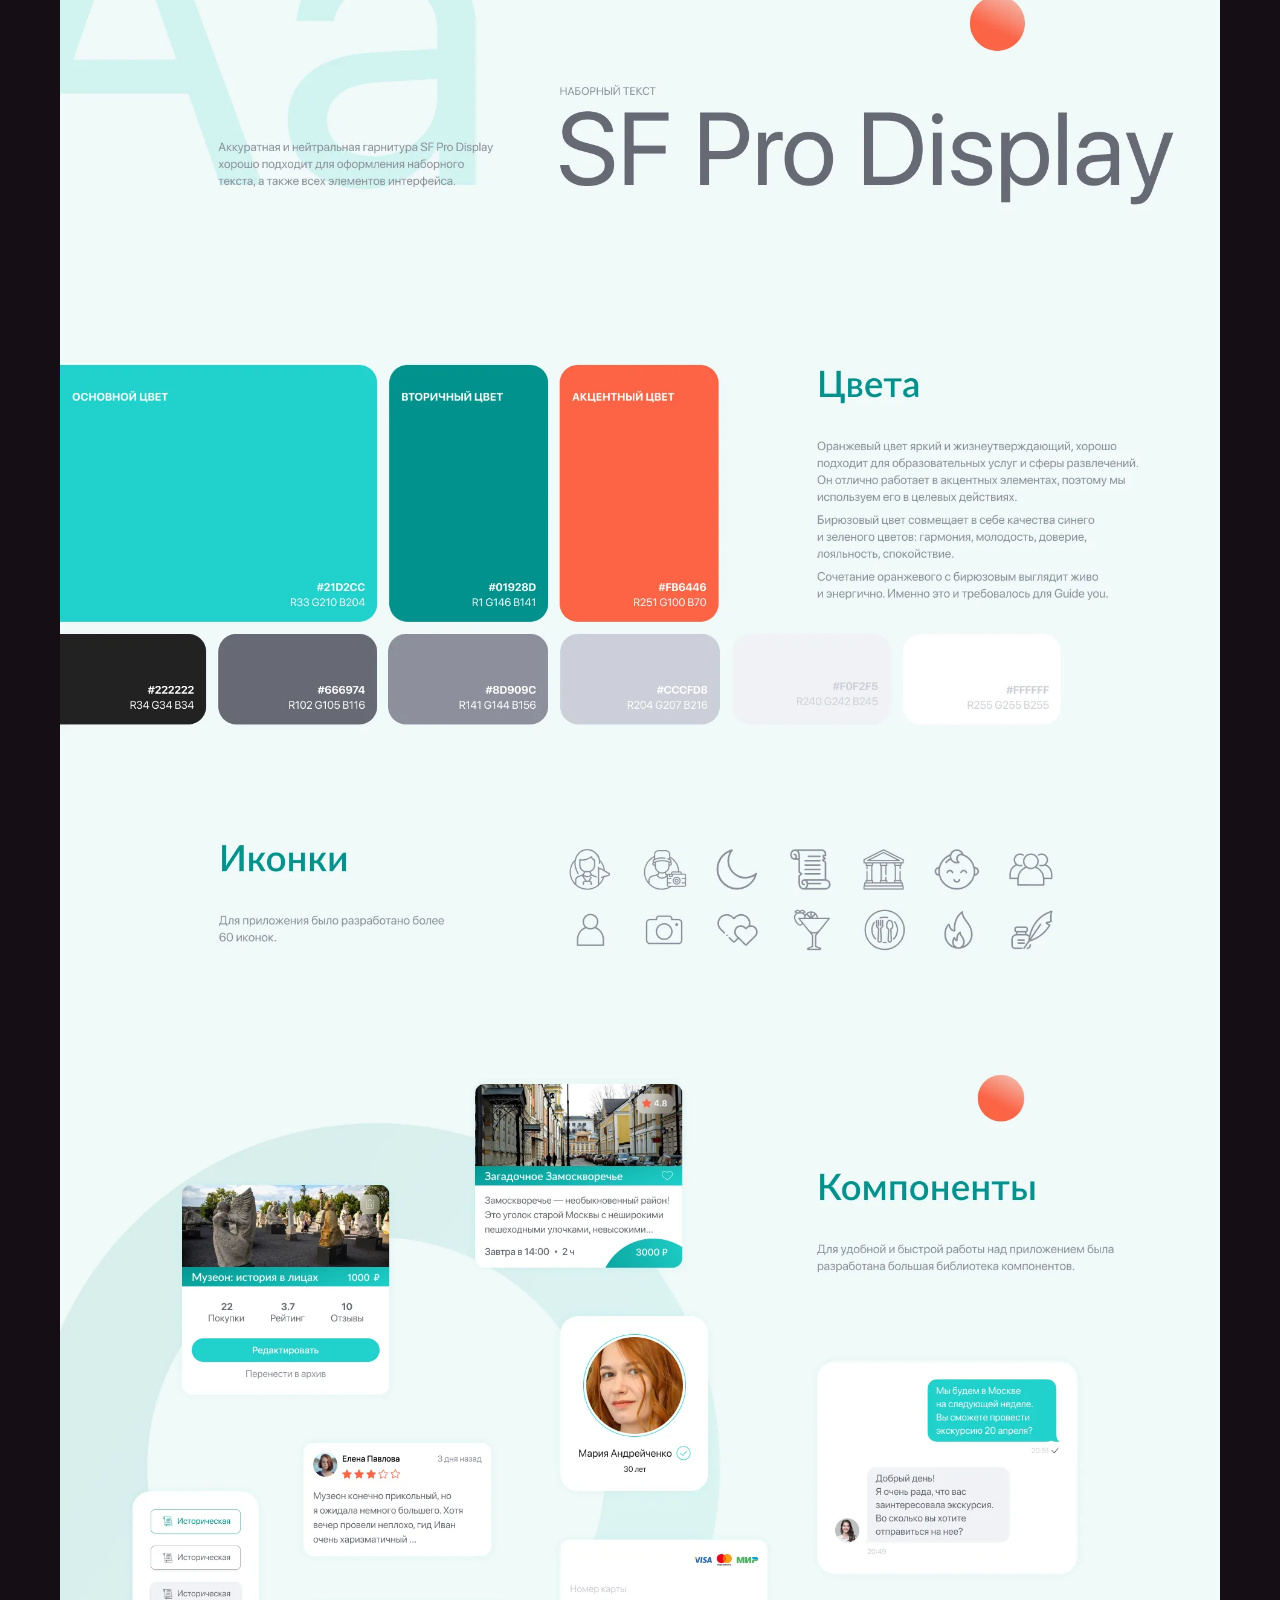
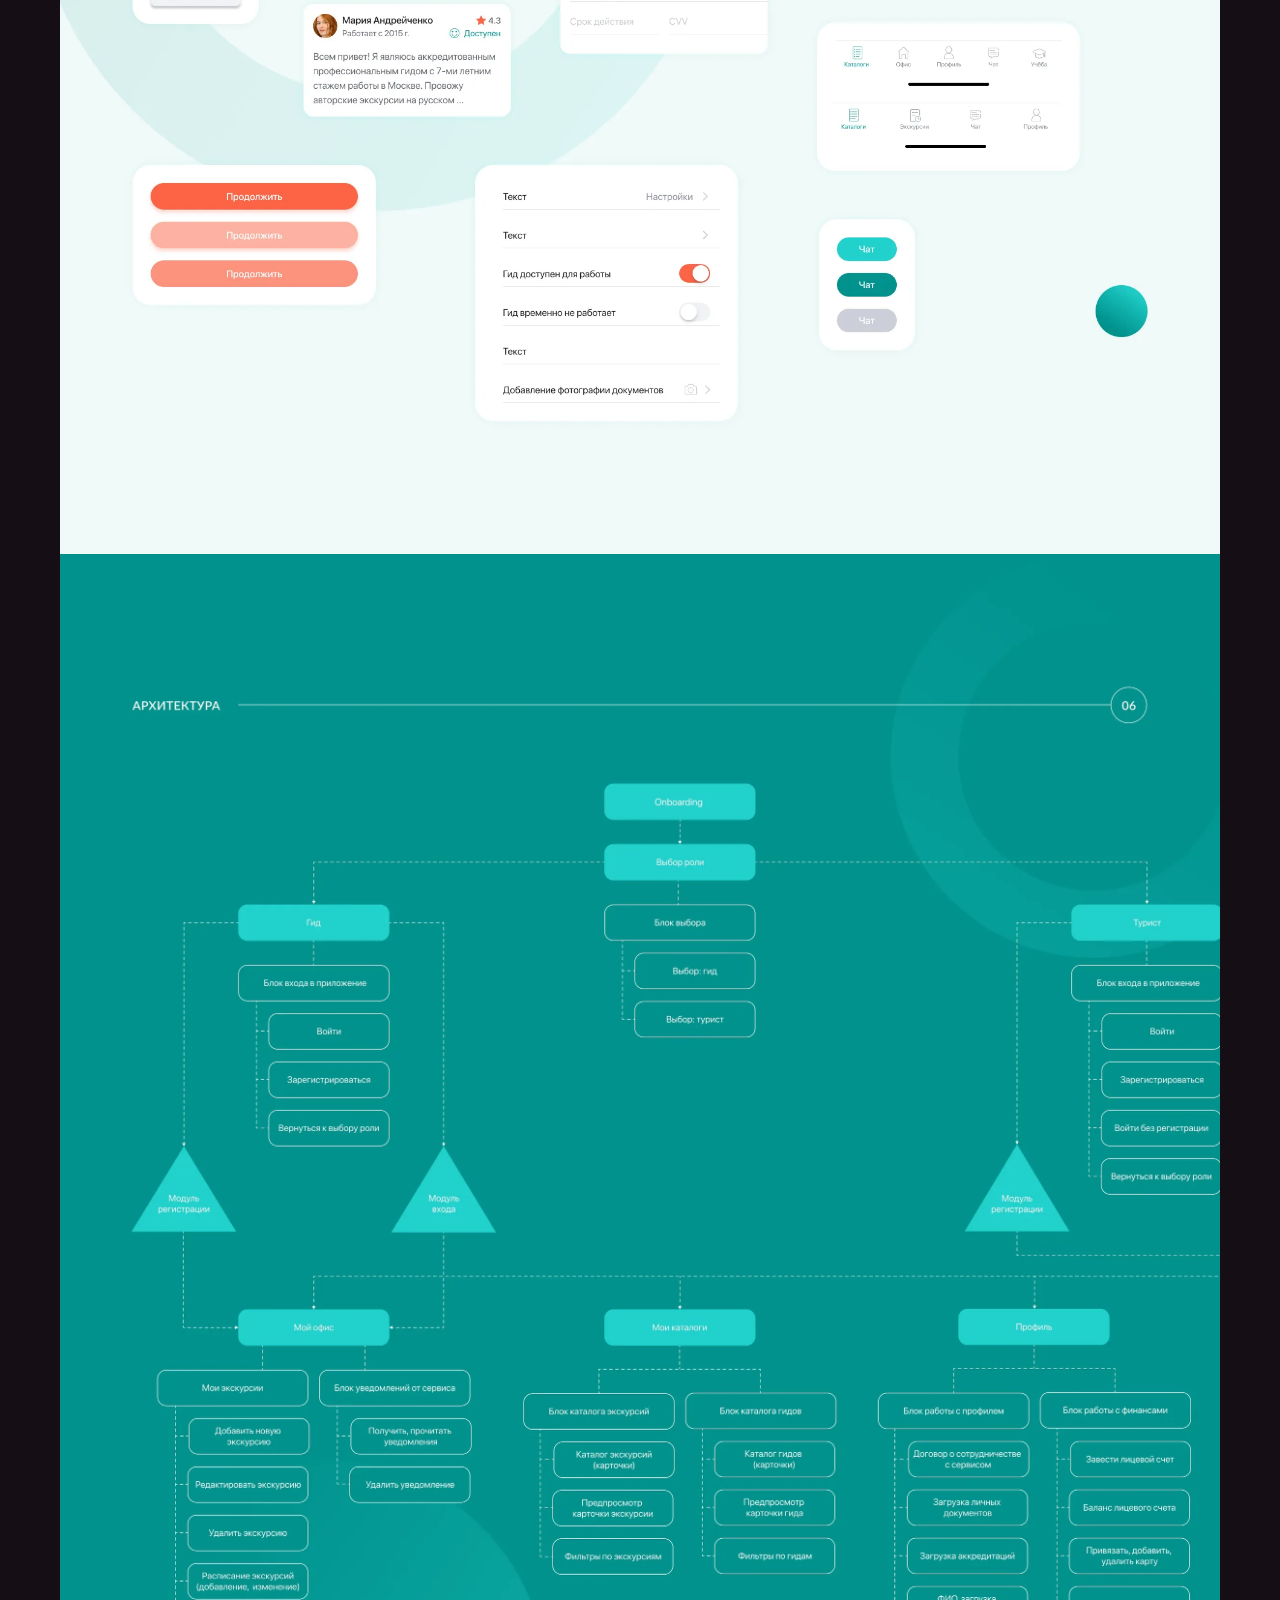
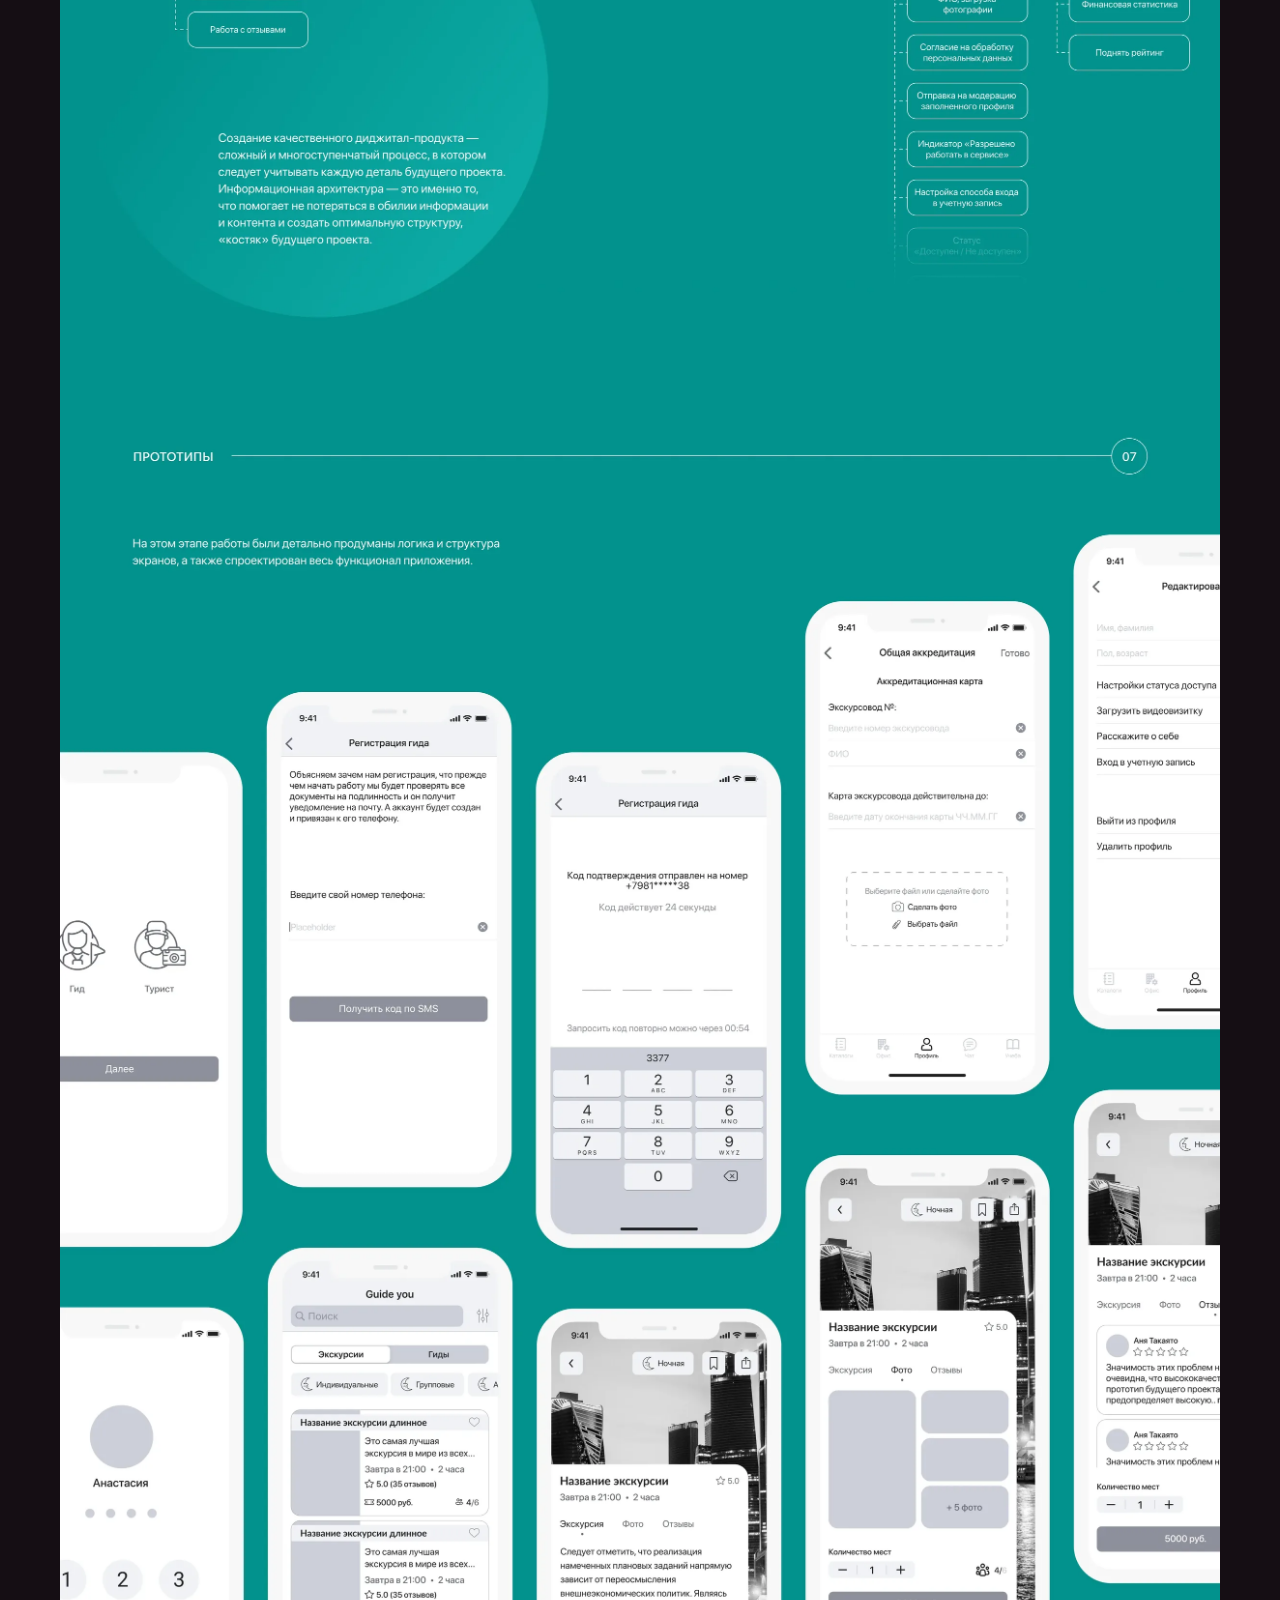
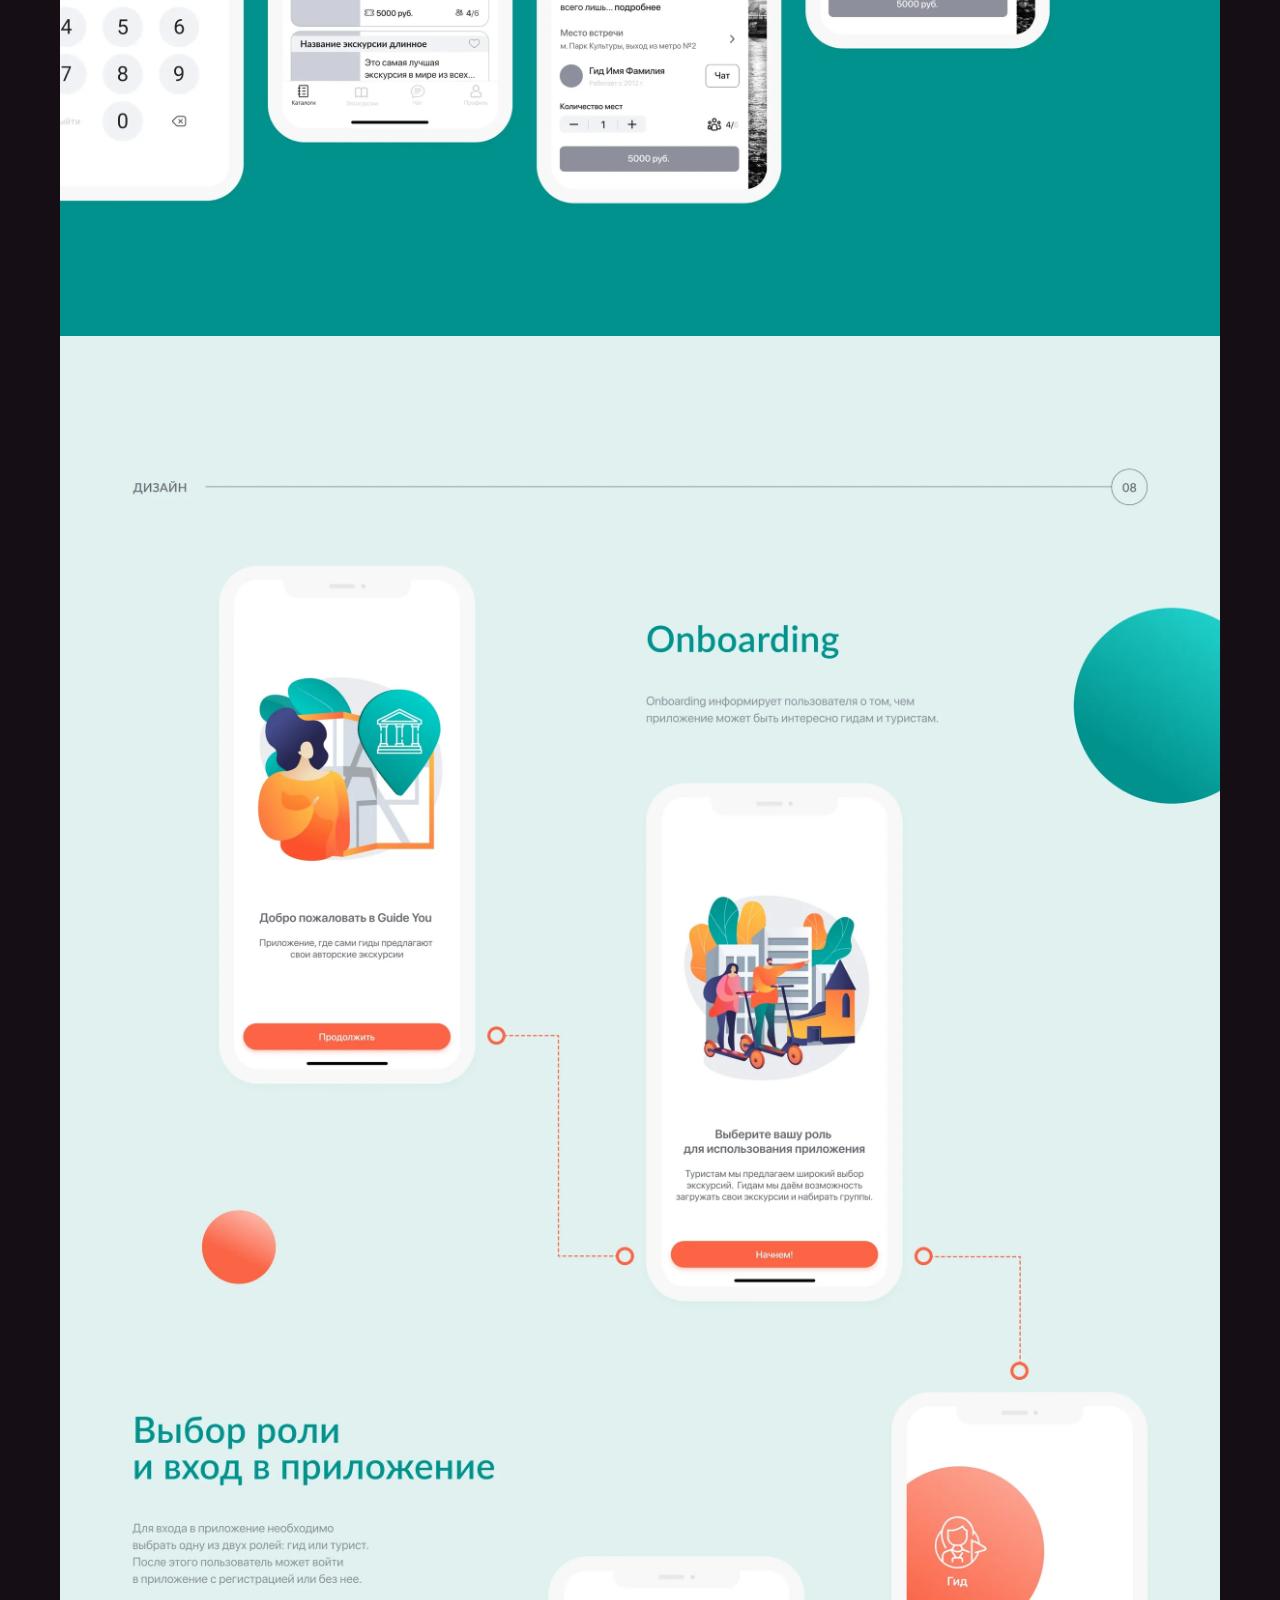
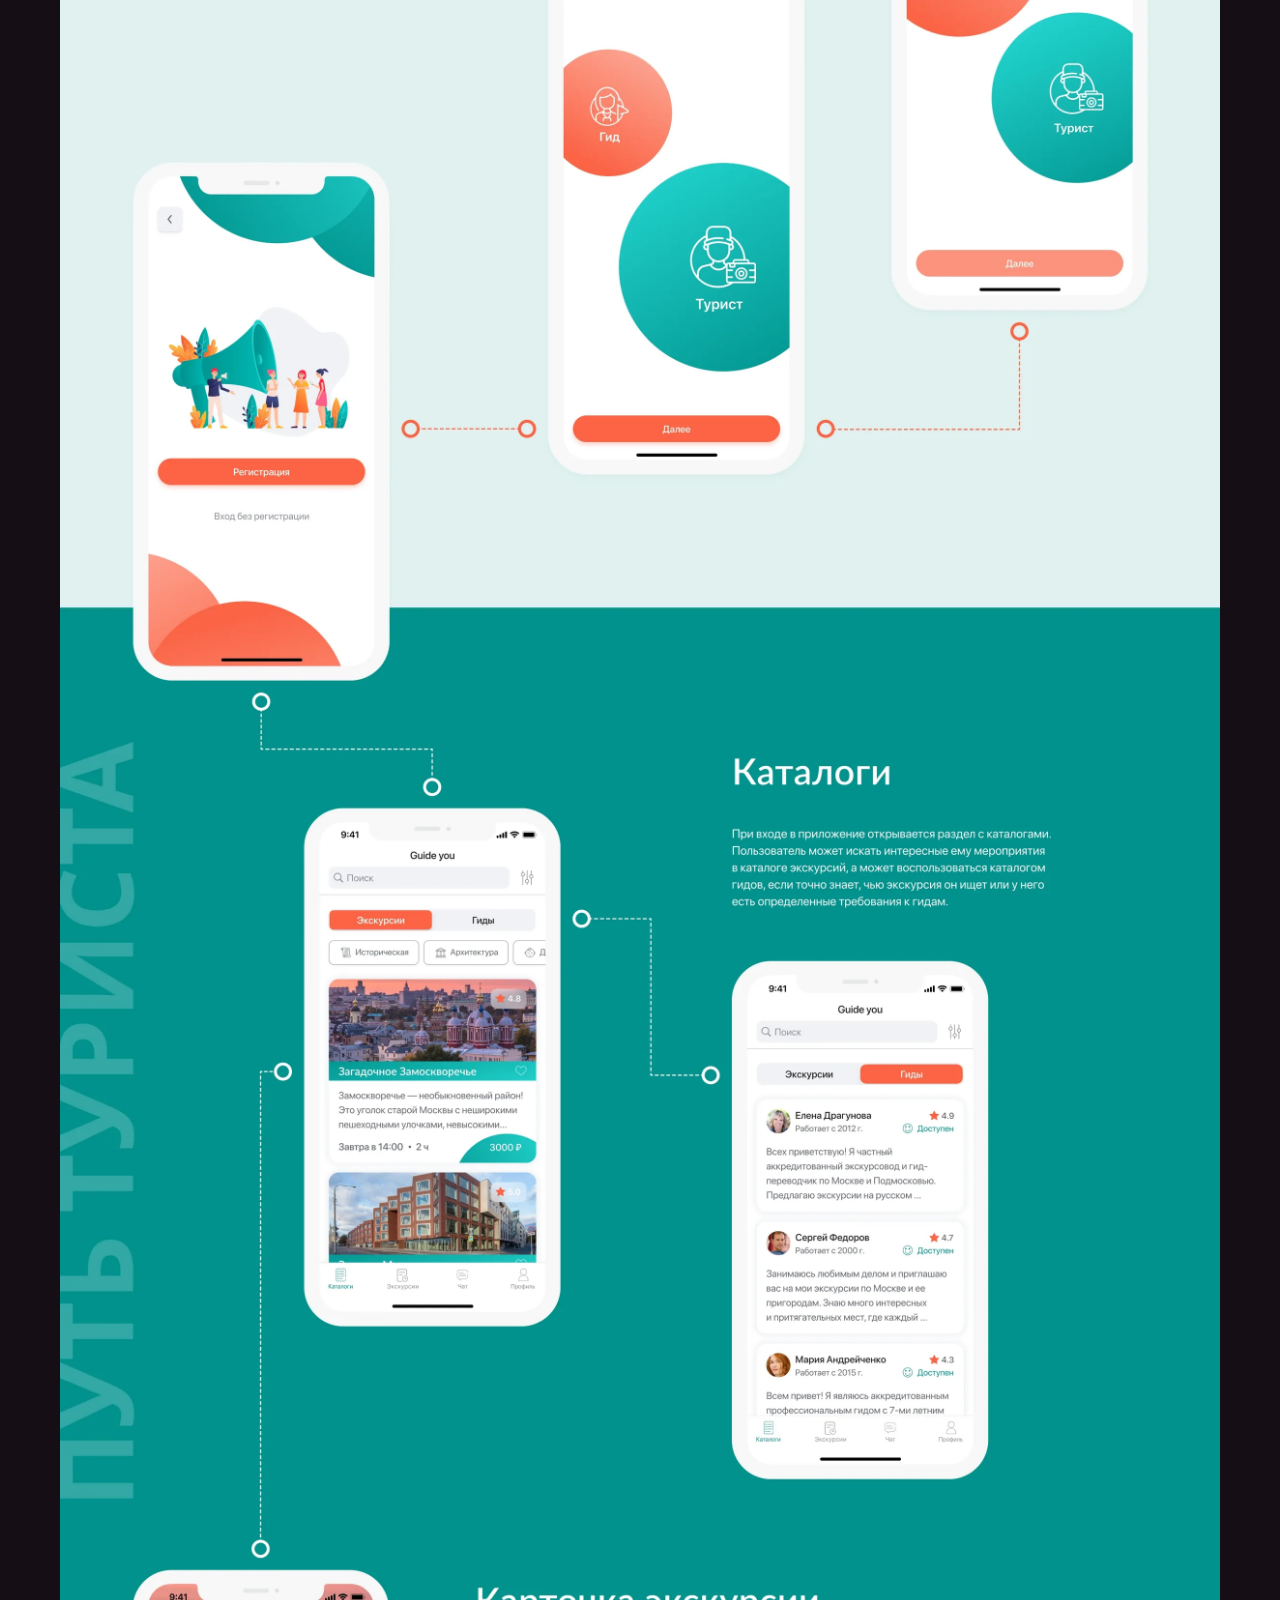
<file: cases/guide-you.html>
<!DOCTYPE html>
<html lang="en" data-theme="dark" data-root="../" data-page="case">
<head>
  <meta charset="UTF-8" />
  <meta name="viewport" content="width=device-width, initial-scale=1.0" />
  <link rel="icon" type="image/svg+xml" href="../favicon.svg" />
  <link rel="icon" href="../favicon.ico" sizes="32x32" />
  <link rel="icon" type="image/png" href="../icon-192.png" sizes="192x192" />
  <link rel="apple-touch-icon" href="../apple-touch-icon.png" />
  <link rel="manifest" href="../site.webmanifest" />
  <!-- title, description and og:* text follow the language (js/projects.js); the preview picture is fixed -->
  <title>Guide You — Marina Tkachenko</title>
  <meta name="description" content="An iOS app that brings together Moscow guides and tourists" />
  <link rel="canonical" href="https://marinatkachenko.com/cases/guide-you.html" />
  <meta property="og:type" content="article" />
  <meta property="og:url" content="https://marinatkachenko.com/cases/guide-you.html" />
  <meta property="og:title" content="Guide You — Marina Tkachenko" />
  <meta property="og:description" content="An iOS app that brings together Moscow guides and tourists" />
  <meta property="og:image" content="https://marinatkachenko.com/images/og/guide-you.jpg" />
  <meta property="og:image:width" content="1200" />
  <meta property="og:image:height" content="630" />
  <meta property="og:image:alt" content="Guide You: the mobile app for guided tours on a phone, next to the app name" />
  <meta name="twitter:card" content="summary_large_image" />
  <meta name="twitter:image" content="https://marinatkachenko.com/images/og/guide-you.jpg" />
  <meta property="og:locale" content="en_US" />

  <!-- Language and theme before first paint: the address, then the saved choice, then English and dark (same order as js/i18n.js) -->
  <meta name="color-scheme" content="dark" />
  <meta name="theme-color" content="#150E14" />
  <script>
    (function () {
      var root = document.documentElement, lang = null, theme = null;
      var query = new URLSearchParams(location.search).get('lang');
      var path = (location.pathname.match(/\/(en|ru)\/?$/) || [])[1];
      try { lang = localStorage.getItem('site-lang'); theme = localStorage.getItem('site-theme'); } catch (e) {}
      if (query === 'en' || query === 'ru') lang = query;
      if (path) lang = path;
      root.lang = lang === 'ru' ? 'ru' : 'en';
      if (theme !== 'light') return;
      root.dataset.theme = 'light';
      document.querySelector('meta[name="color-scheme"]').content = 'light';
      document.querySelector('meta[name="theme-color"]').content = '#F8F3F5';
    })();
  </script>

  <!-- Until the scripts at the end of the page have put in the language,
       drawn the cards and slides and (on the home page) placed an anchor,
       the page stays hidden, so the first frame shown is the finished one
       (js/main.js). Shown anyway after 1.5 s if a script fails. -->
  <script>
    (function () {
      var root = document.documentElement;
      root.classList.add('is-booting');
      setTimeout(function () { root.classList.remove('is-booting'); }, 1500);
    })();
  </script>

  <!-- page transitions: in place before the first frame (js/page-transition.js) -->
  <script src="../js/page-transition.js?v=20261127m"></script>
  <!-- first frame waits until the whole page is parsed (no element has this id),
       so a transition never starts on a half-read page; it is hidden by
       is-booting until then anyway -->
  <link rel="expect" href="#page-parsed" blocking="render" />

  <link rel="preload" href="../fonts/inter-latin-wght-normal.woff2" as="font" type="font/woff2" crossorigin />
  <link rel="preload" href="../fonts/bricolage-grotesque-latin-opsz-normal.woff2" as="font" type="font/woff2" crossorigin />
  <!-- Russian pages also need the Cyrillic body font -->
  <script>
    (function () {
      if (document.documentElement.lang !== 'ru') return;
      var font = document.createElement('link');
      font.rel = 'preload'; font.as = 'font'; font.type = 'font/woff2'; font.crossOrigin = '';
      font.href = '../fonts/inter-cyrillic-wght-normal.woff2';
      document.head.append(font);
    })();
  </script>

  <link rel="stylesheet" href="../css/tokens.css?v=20261127m" />
  <link rel="stylesheet" href="../css/style.css?v=20261127m" />
  <link rel="stylesheet" href="../css/case.css?v=20261127m" />
</head>
<body>

  <!--
    CASE PAGE TEMPLATE
    The layout is the same for every case. All texts and the list of images
    come from data/cases/<slug>.js (see the <script> at the bottom) — to make
    a new case, copy this file and change only that one path.
  -->

  <!-- ============ NAV (same as the home page, links lead back to it) ============ -->
  <header class="nav">
    <a href="../index.html" class="nav__name"><svg class="nav__mark" width="18" height="18" viewBox="0 0 512 512" fill="currentColor" aria-hidden="true" focusable="false"><path d="M257.304 10.1915C286.831 8.97307 315.187 13.3717 340.819 29.1034C362.001 42.1004 380.033 64.0647 386.084 88.6191C378.685 88.724 371.36 87.4991 363.799 87.6498C321.224 88.5007 281.397 103.267 259.425 142.651C254.765 151.007 251.762 158.628 247.705 167.15C239.773 183.812 231.827 197.342 218.742 210.534C198.245 231.199 168.315 238.995 140.32 241.71C134.675 242.257 126.518 241.805 120.603 241.834C137.478 251.984 150.284 256.57 168.344 263.577C204.808 277.725 237.194 308.13 241.391 349.287C242.178 357.005 241.925 364.802 241.929 372.6C255.633 344.597 267.995 313.66 291.28 292.082C312.119 272.777 339.035 264.661 366.793 265.362C371.84 265.491 376.73 266.078 381.807 266.416C350.628 246.698 320.092 242.556 293.558 215.022C275.928 196.73 263.443 168.166 263.228 142.642C271.411 138.688 279.946 135.533 288.722 133.222C337.521 120.563 389.269 128.035 432.654 154.003C465.258 173.569 488.9 205.437 498.421 242.645C505.795 272.598 501.841 302.699 485.936 329.151C472.956 350.734 451.607 370.402 426.994 376.589L425.632 376.877L424.887 376.325C424.603 373.078 425.416 369.318 425.637 365.926C428.077 328.569 417.072 292.679 385.81 269.534C385.55 282.782 386.236 297.01 385.55 310.139C383.63 346.989 378.019 384.172 361.193 417.183C342.127 455.098 308.812 483.613 268.779 496.299C239.7 505.499 202.267 503.903 175.488 489.029C151.81 475.88 139.029 457.122 131.321 431.72C151.652 432.575 179.363 427.229 197.541 417.845C213.697 409.505 233.798 390.886 240.976 373.734C226.933 380.632 211.966 385.401 196.556 387.877C149.301 395.272 104.751 386.545 64.4387 358.129C7.77163 318.19 -7.35406 237.488 31.8897 179.556C41.0081 166.095 61.6903 149.751 78.2703 147.397C77.4559 178.617 92.635 222.324 119.185 240.114C117.4 228.996 115.286 218.661 114.941 207.203C114.647 197.436 115.299 186.877 114.348 177.182C114.181 175.473 113.851 175.529 113.946 173.411C114.637 174.611 114.57 174.72 114.991 176.085C115.212 173.645 115.377 171.198 115.588 168.766C118.945 130.918 133.186 94.5216 157.096 65.1558C183.395 32.858 216.522 15.0824 257.304 10.1915Z"/></svg><span data-i18n="nav.name">Marina Tkachenko</span></a>

    <div class="nav__controls">
      <button class="theme-toggle icon-btn" type="button" aria-label="Switch theme">
        <svg class="sun-and-moon" viewBox="0 0 24 24" width="16" height="16" aria-hidden="true" focusable="false">
          <mask class="moon" id="theme-moon-bar"><rect x="0" y="0" width="100%" height="100%" fill="white"/><circle cx="24" cy="10" r="6" fill="black"/></mask>
          <circle class="sun" cx="12" cy="12" r="6" mask="url(#theme-moon-bar)" fill="currentColor"/>
          <g class="sun-beams" stroke="currentColor">
            <line x1="12" y1="1" x2="12" y2="3"/><line x1="12" y1="21" x2="12" y2="23"/><line x1="4.22" y1="4.22" x2="5.64" y2="5.64"/><line x1="18.36" y1="18.36" x2="19.78" y2="19.78"/>
            <line x1="1" y1="12" x2="3" y2="12"/><line x1="21" y1="12" x2="23" y2="12"/><line x1="4.22" y1="19.78" x2="5.64" y2="18.36"/><line x1="18.36" y1="5.64" x2="19.78" y2="4.22"/>
          </g>
        </svg>
      </button>
      <button class="nav__burger icon-btn" type="button" aria-label="Open menu" aria-expanded="false" aria-controls="site-menu" data-i18n-aria="nav.menuOpen">
        <svg class="nav__burger-icon" viewBox="0 0 32 32" aria-hidden="true" focusable="false"><path class="nav__burger-line nav__burger-line--outer" d="M27 10 13 10C10.8 10 9 8.2 9 6 9 3.5 10.8 2 13 2 15.2 2 17 3.8 17 6L17 26C17 28.2 18.8 30 21 30 23.2 30 25 28.2 25 26 25 23.8 23.2 22 21 22L7 22"/><path class="nav__burger-line" d="M7 16 27 16"/></svg>
      </button>
    </div>

    <!-- On screens up to 1100px this is the panel opened by the burger; wider, it adds no box of its own -->
    <div class="nav__panel" id="site-menu">
      <nav class="nav__menu" aria-label="Main">
        <ul class="nav__links">
          <li><a href="../index.html#home" data-i18n="nav.home">Home</a></li>
          <li><a href="../index.html#about" data-i18n="nav.about">About</a></li>
          <li><a href="../index.html#experience" data-i18n="nav.experience">Experience</a></li>
          <li class="nav__group">
            <a href="../index.html#projects" aria-current="page" data-i18n="nav.portfolio">Portfolio</a>
            <button class="nav__expand" type="button" aria-expanded="false" aria-controls="nav-projects" aria-label="Show projects menu" data-i18n-aria="nav.projectsMenu">
              <svg class="nav__chevron" viewBox="0 0 24 24" width="16" height="16" aria-hidden="true"><path d="m6 9 6 6 6-6" fill="none" stroke="currentColor" stroke-width="2" stroke-linecap="round" stroke-linejoin="round"/></svg>
            </button>
            <!-- compact header: the whole row opens the two items; wider, the link and the chevron above -->
            <button class="nav__toggle" type="button" aria-expanded="false" aria-controls="nav-projects"><span data-i18n="nav.portfolio">Portfolio</span><svg class="nav__chevron" viewBox="0 0 24 24" width="16" height="16" aria-hidden="true"><path d="m6 9 6 6 6-6" fill="none" stroke="currentColor" stroke-width="2" stroke-linecap="round" stroke-linejoin="round"/></svg></button>
            <ul class="nav__sub" id="nav-projects">
              <li><a href="../projects.html" data-i18n="nav.cases">Product case studies</a></li>
              <li><a href="../index.html#ai-projects" data-i18n="nav.ai">AI-Powered Projects</a></li>
            </ul>
          </li>
          <li><a href="../index.html#contact" data-i18n="nav.contact">Contact</a></li>
        </ul>
      </nav>

      <div class="nav__right">
        <a href="../files/MarinaTkachenkoCV_eng.pdf" target="_blank" rel="noopener" class="text-link" data-i18n="nav.resume" data-i18n-href="nav.resumeHref" data-i18n-aria="nav.resumeAria" aria-label="Resume (PDF, opens in a new tab)">Resume</a>
        <div class="lang-switch" role="group" aria-label="Language">
          <a class="lang-switch__opt" href="?lang=en" data-lang="en" hreflang="en" lang="en">EN</a>
          <span class="lang-switch__sep" aria-hidden="true"></span>
          <a class="lang-switch__opt" href="?lang=ru" data-lang="ru" hreflang="ru" lang="ru">RU</a>
        </div>
        <button class="theme-toggle icon-btn" type="button" aria-label="Switch theme">
          <svg class="sun-and-moon" viewBox="0 0 24 24" width="16" height="16" aria-hidden="true" focusable="false">
            <mask class="moon" id="theme-moon-menu"><rect x="0" y="0" width="100%" height="100%" fill="white"/><circle cx="24" cy="10" r="6" fill="black"/></mask>
            <circle class="sun" cx="12" cy="12" r="6" mask="url(#theme-moon-menu)" fill="currentColor"/>
            <g class="sun-beams" stroke="currentColor">
              <line x1="12" y1="1" x2="12" y2="3"/><line x1="12" y1="21" x2="12" y2="23"/><line x1="4.22" y1="4.22" x2="5.64" y2="5.64"/><line x1="18.36" y1="18.36" x2="19.78" y2="19.78"/>
              <line x1="1" y1="12" x2="3" y2="12"/><line x1="21" y1="12" x2="23" y2="12"/><line x1="4.22" y1="19.78" x2="5.64" y2="18.36"/><line x1="18.36" y1="5.64" x2="19.78" y2="4.22"/>
            </g>
          </svg>
        </button>
      </div>
    </div>
  </header>

  <!-- Breadcrumbs: one component for the catalogue and every case (js/projects.js
       fills it, css/style.css .crumbs places it on the catalogue's grid) -->
  <nav class="crumbs" aria-label="Breadcrumb" data-i18n-aria="crumbs.label" data-crumbs></nav>

  <main class="case">
    <!-- ============ INTRO ============ -->
    <header class="case-intro">
      <p class="label" data-case="eyebrow"></p>
      <h1 class="case-title" data-case="title"></h1>
      <p class="case-lead" data-case="lead"></p>
      <dl class="case-meta" data-case-list="meta" data-case-section="meta"></dl>
    </header>

    <!-- ============ COVER ============ -->
    <div class="case-cover" data-case-cover></div>

    <!-- ============ OVERVIEW ============
         Facts and outcome as cards, right under the cover (js/case.js, overview()) -->
    <div class="case-facts-host" data-case-facts></div>

    <!-- ============ SLIDES ============
         Slides 01–10 as one continuous canvas (CASE.layout = 'canvas'):
         RU slides from images/cases/guide-you/ru/, EN from en/ -->
    <section class="case-gallery" data-case-section="slides">
      <ol class="case-gallery__list" data-case-list="slides"></ol>
    </section>

    <!-- ============ NEXT ============
         One link to the next ready project from data/projects.js (after the
         last one — the first). Hidden while this is the only one. -->
    <section class="case-next" data-project-next-section>
      <a class="case-next__link" href="#" data-project-next>
        <span class="case-next__text">
          <span class="case-next__label" data-i18n="case.next">Next project</span>
          <span class="case-next__title" data-project-next-title></span>
        </span>
        <svg class="case-next__arrow" viewBox="0 0 32 32" width="32" height="32" aria-hidden="true"><path d="M5 16h21M18 8l8 8-8 8"/></svg>
      </a>
    </section>
  </main>

  <!-- ============ FOOTER ============ -->
  <footer class="site-footer">
    <div class="site-footer__inner">
      <p data-i18n="footer.copy">© 2026 Marina Tkachenko</p>
      <p class="site-footer__built"><span data-i18n="footer.built">Designed &amp; built with</span> <svg class="icon icon--heart" viewBox="0 0 24 24" aria-label="love" data-i18n-aria="footer.love" role="img"><path d="M12 20s-7-4.4-7-10a4 4 0 0 1 7-2.6A4 4 0 0 1 19 10c0 5.6-7 10-7 10z"/></svg></p>
    </div>
  </footer>

  <script src="../data/content.js?v=20261127m"></script>
  <script src="../data/projects.js?v=20261127m"></script>
  <!-- ▼ the only line that changes from case to case -->
  <script src="../data/cases/guide-you.js?v=20261127m"></script>
  <script src="../js/case.js?v=20261127m"></script>
  <script src="../js/projects.js?v=20261127m"></script>
  <script src="../js/i18n.js?v=20261127m"></script>
  <script src="../js/main.js?v=20261127m"></script>
  <script src="../js/reveal.js?v=20261127m"></script>
</body>
</html>
</file>
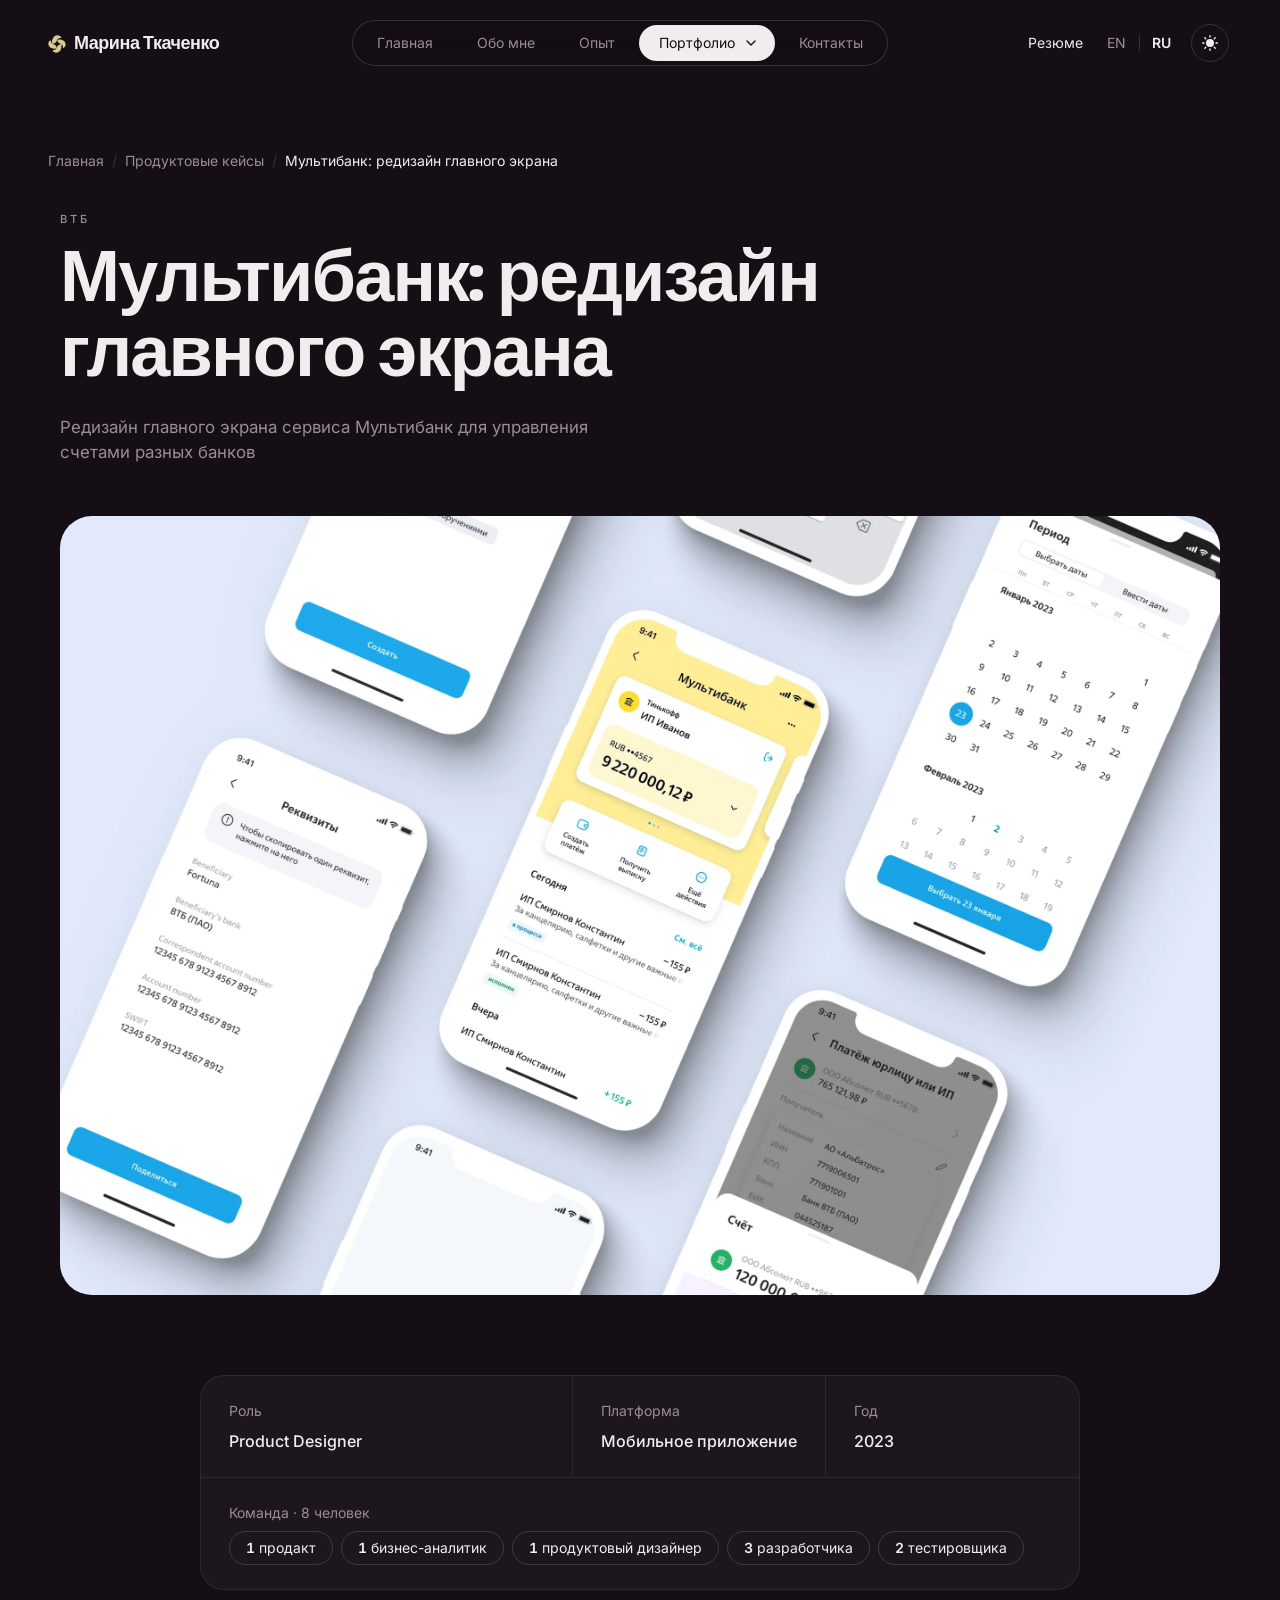
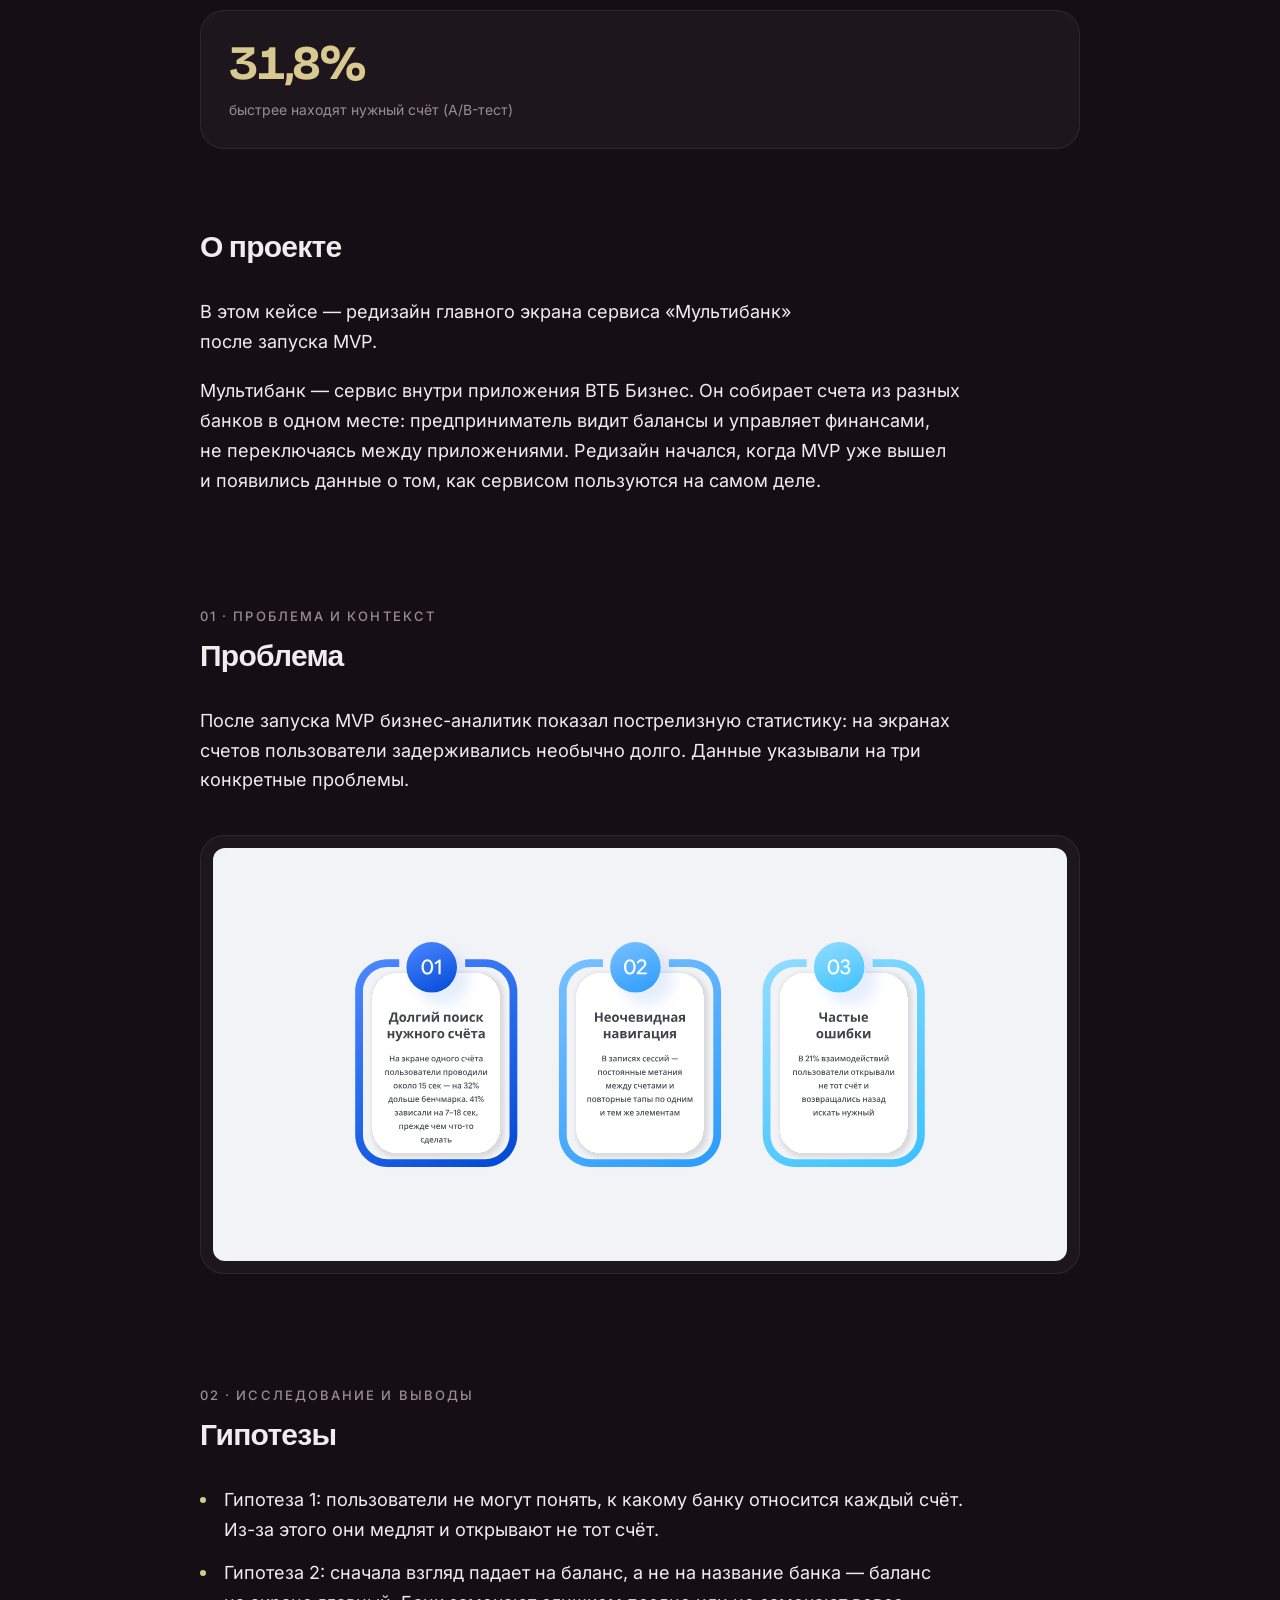
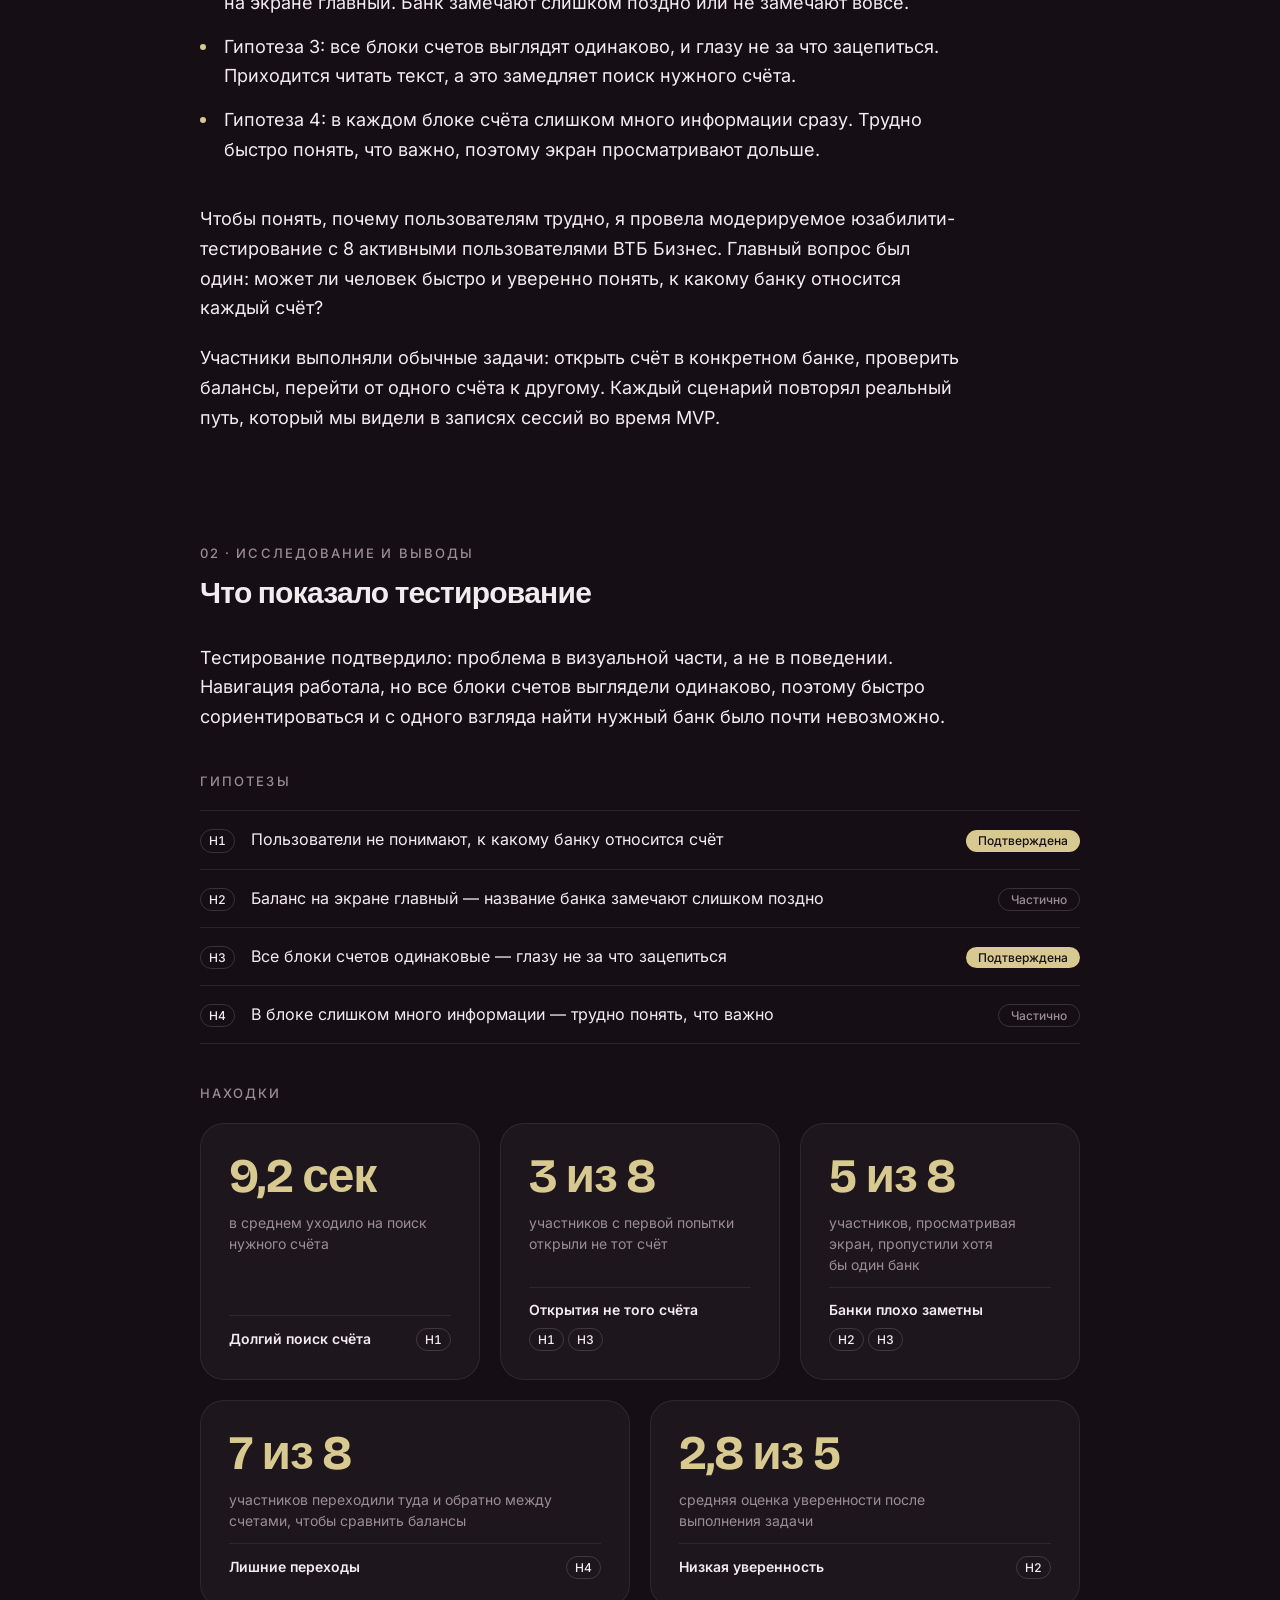
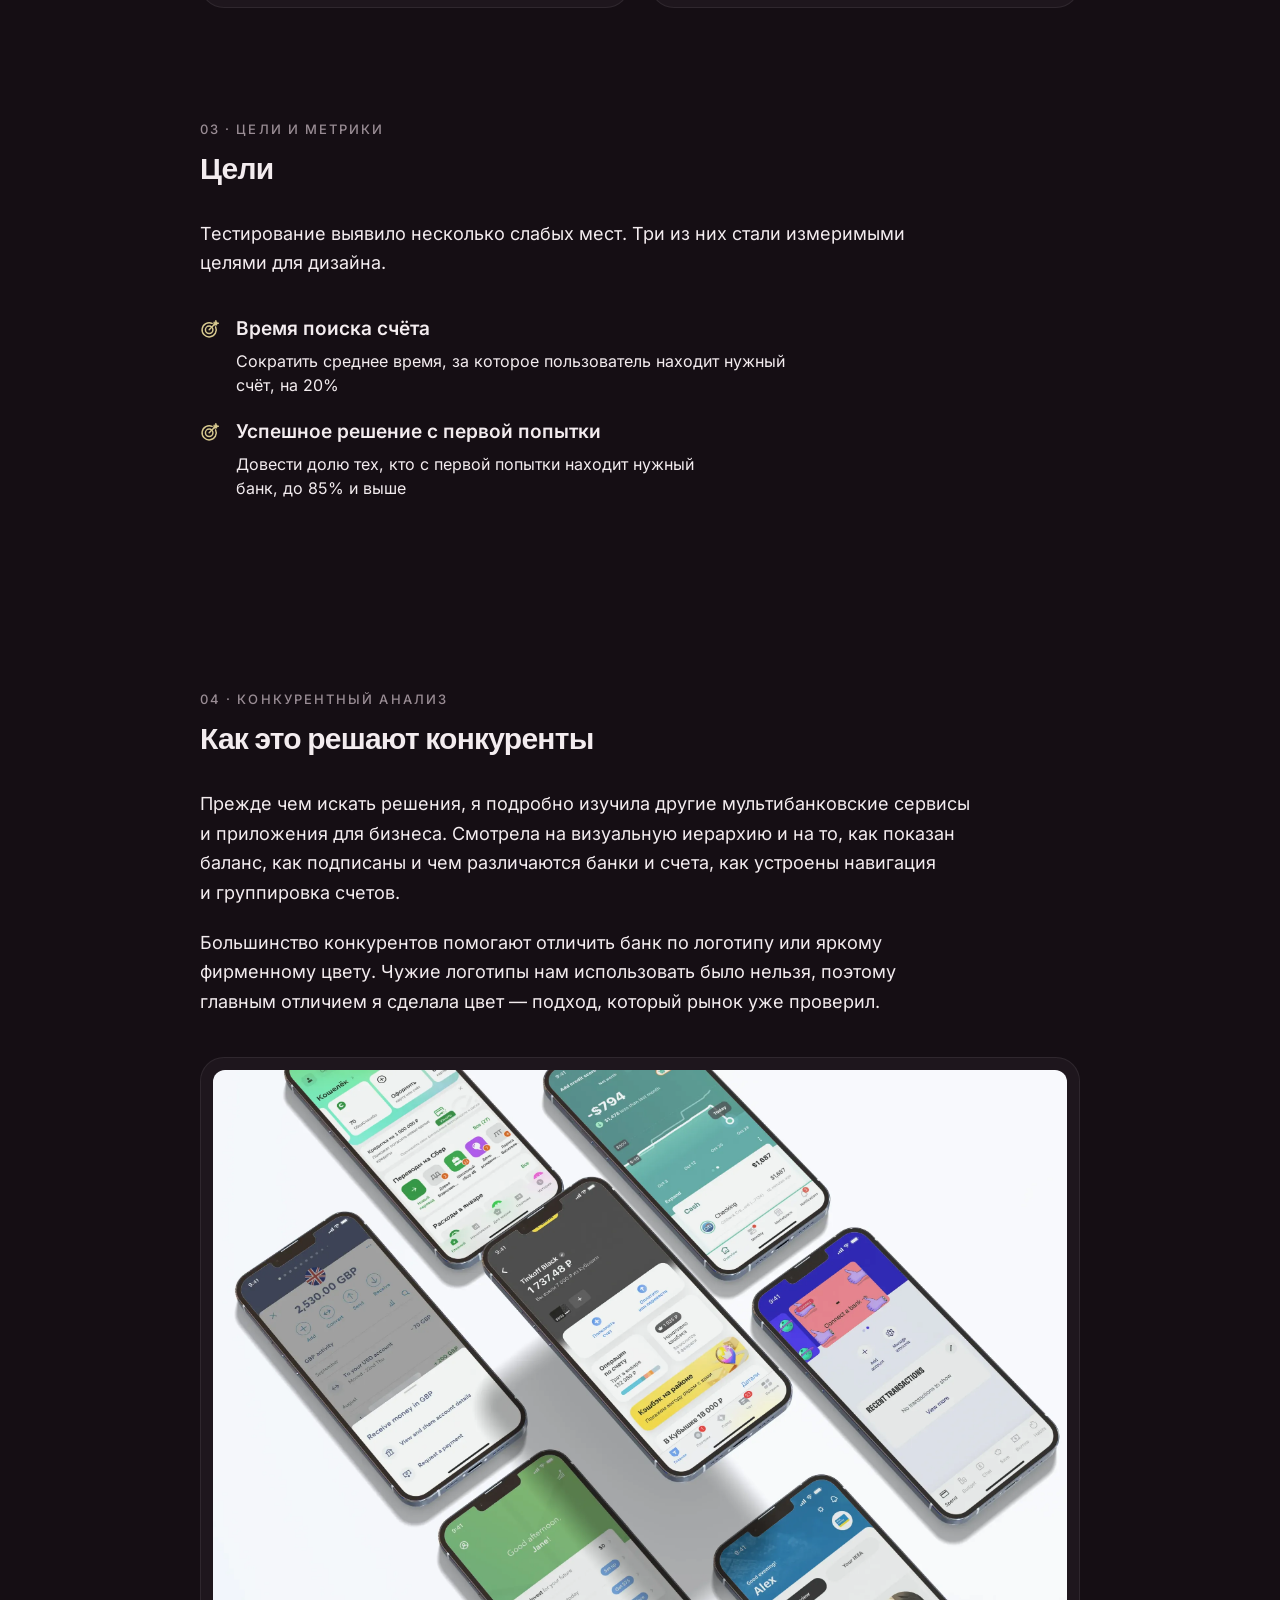
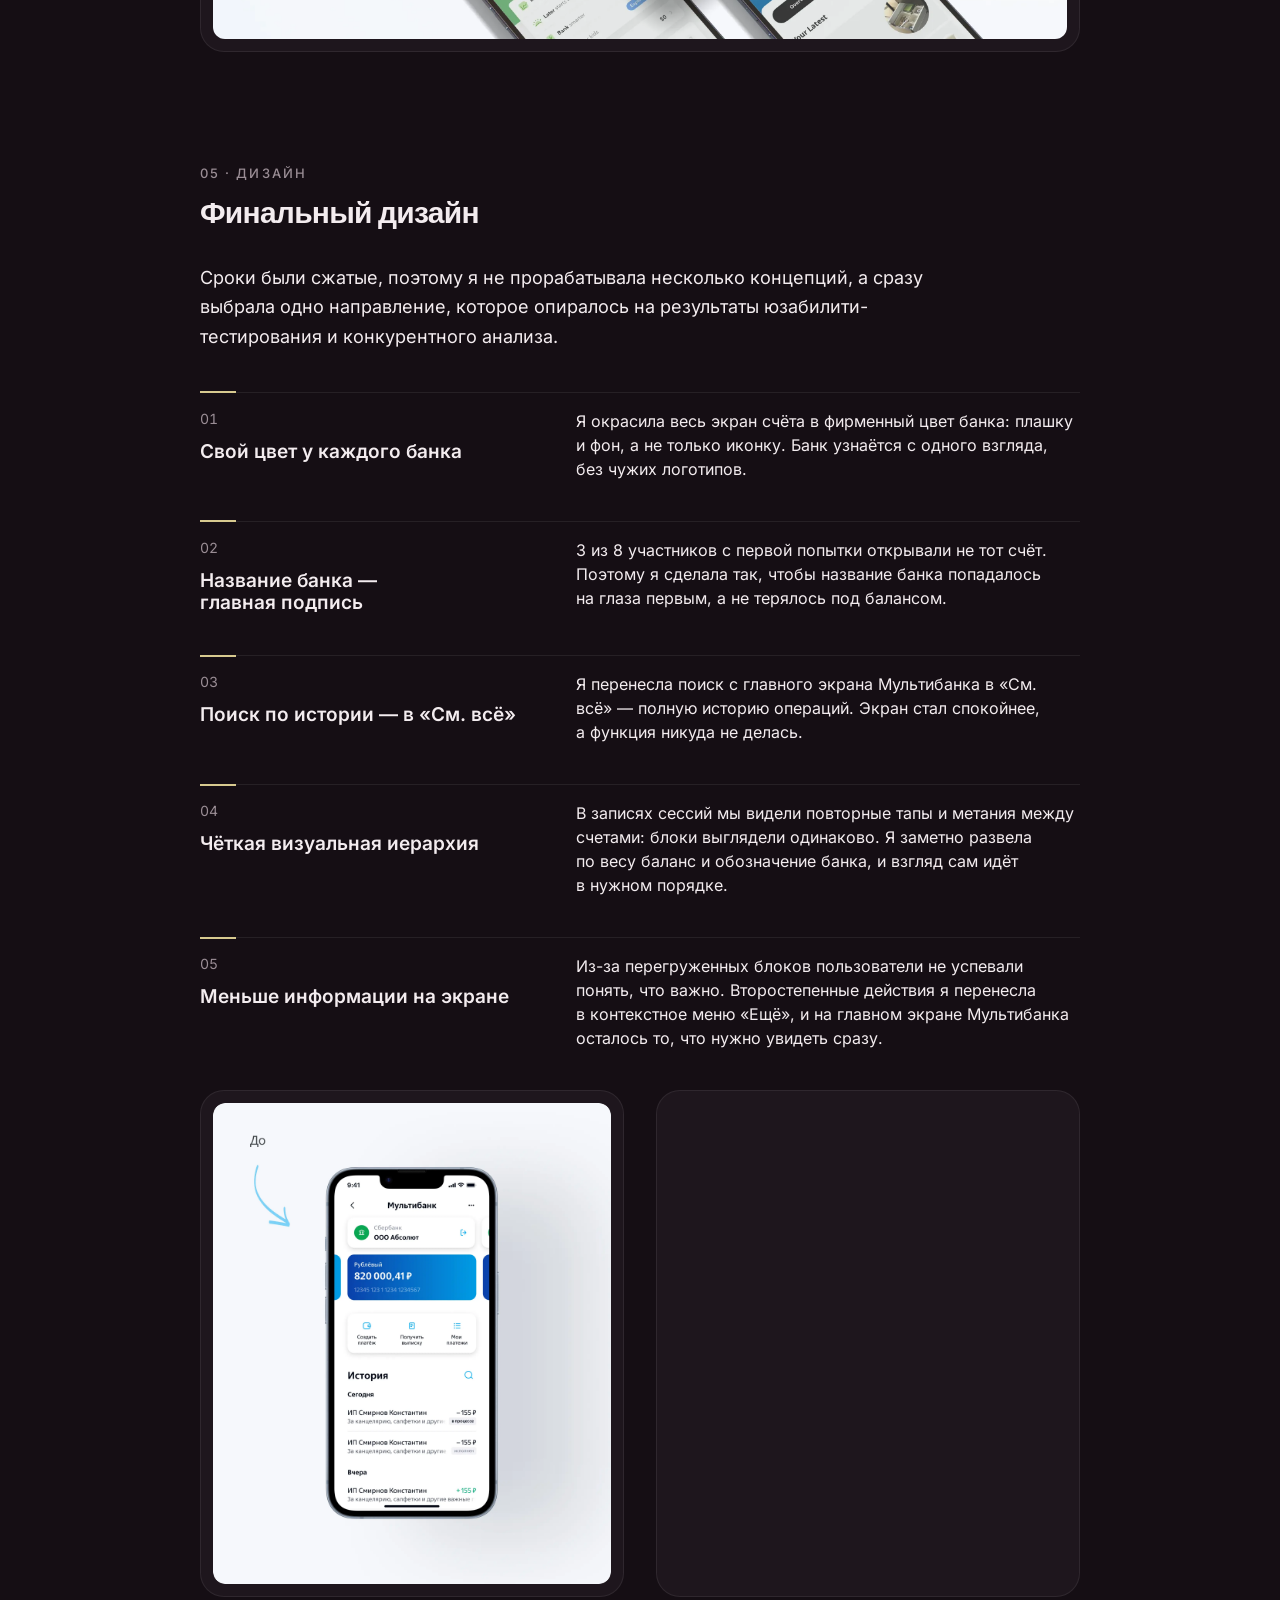
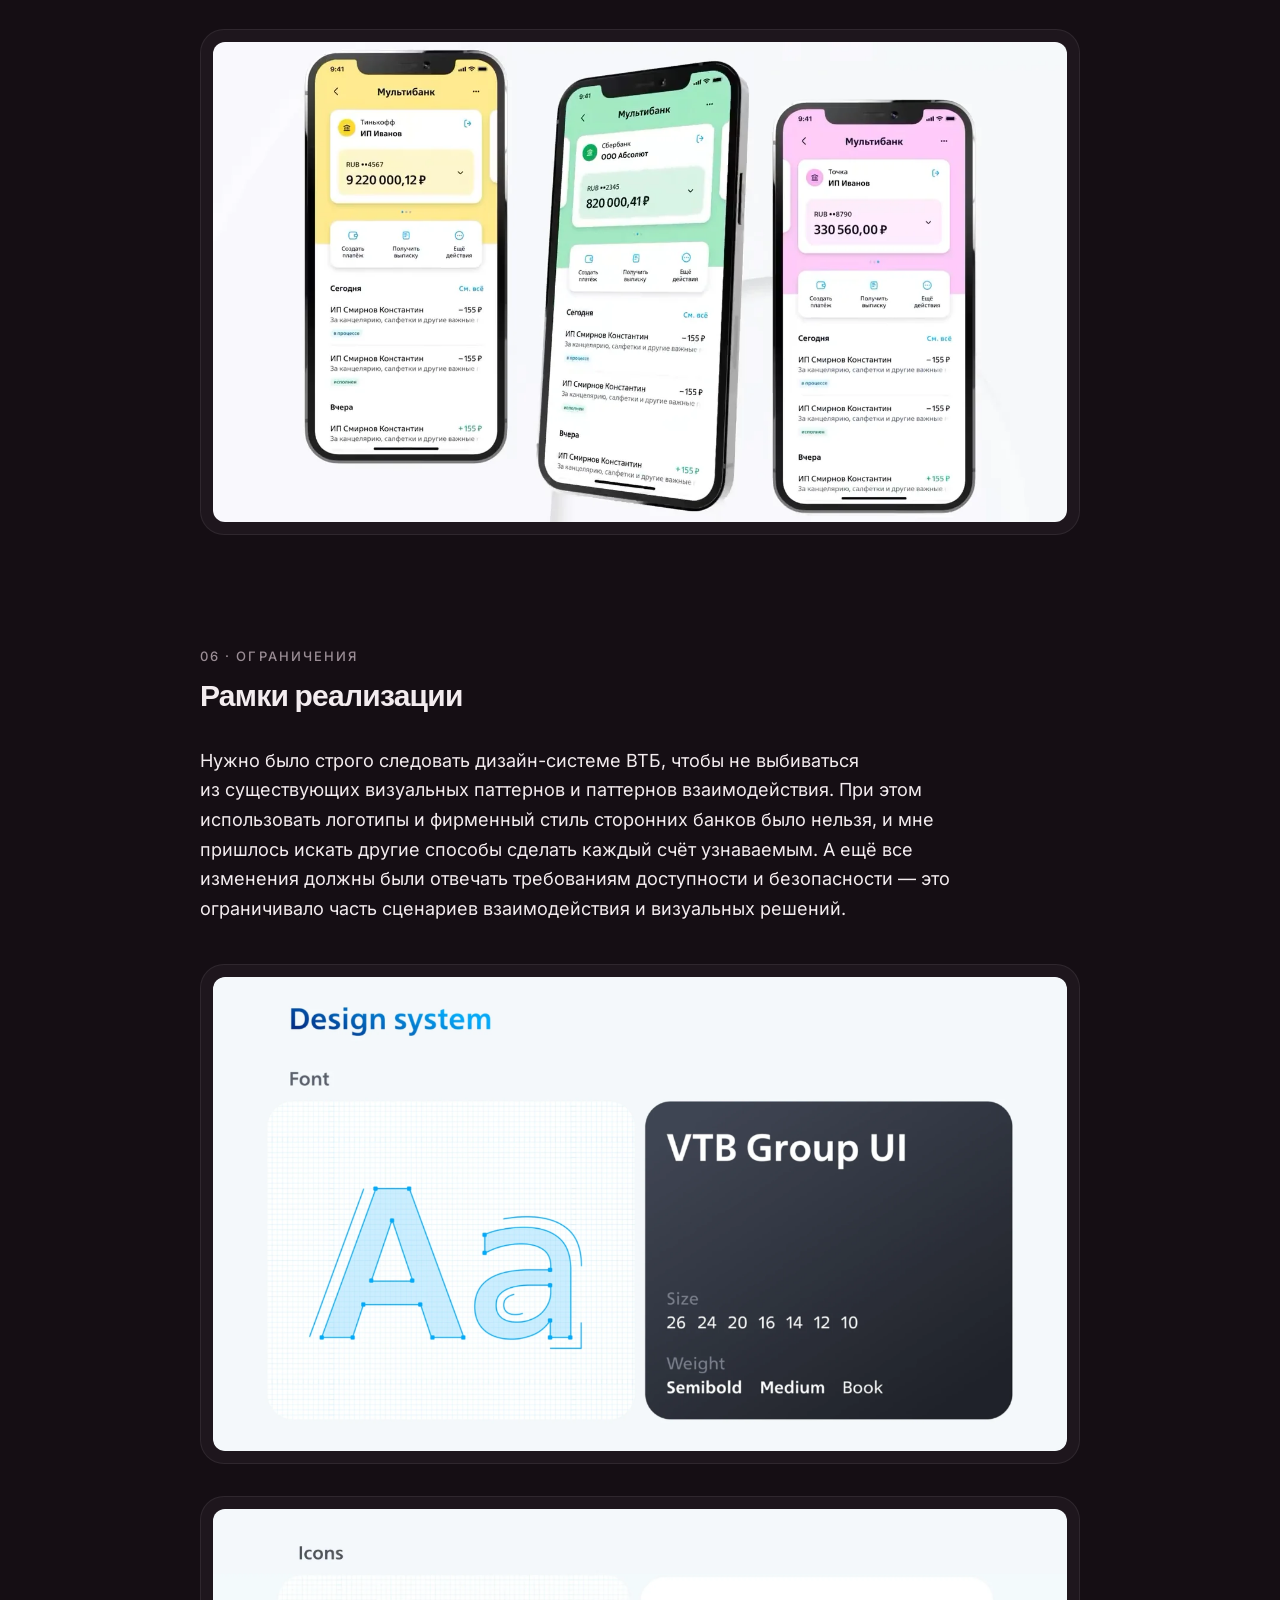
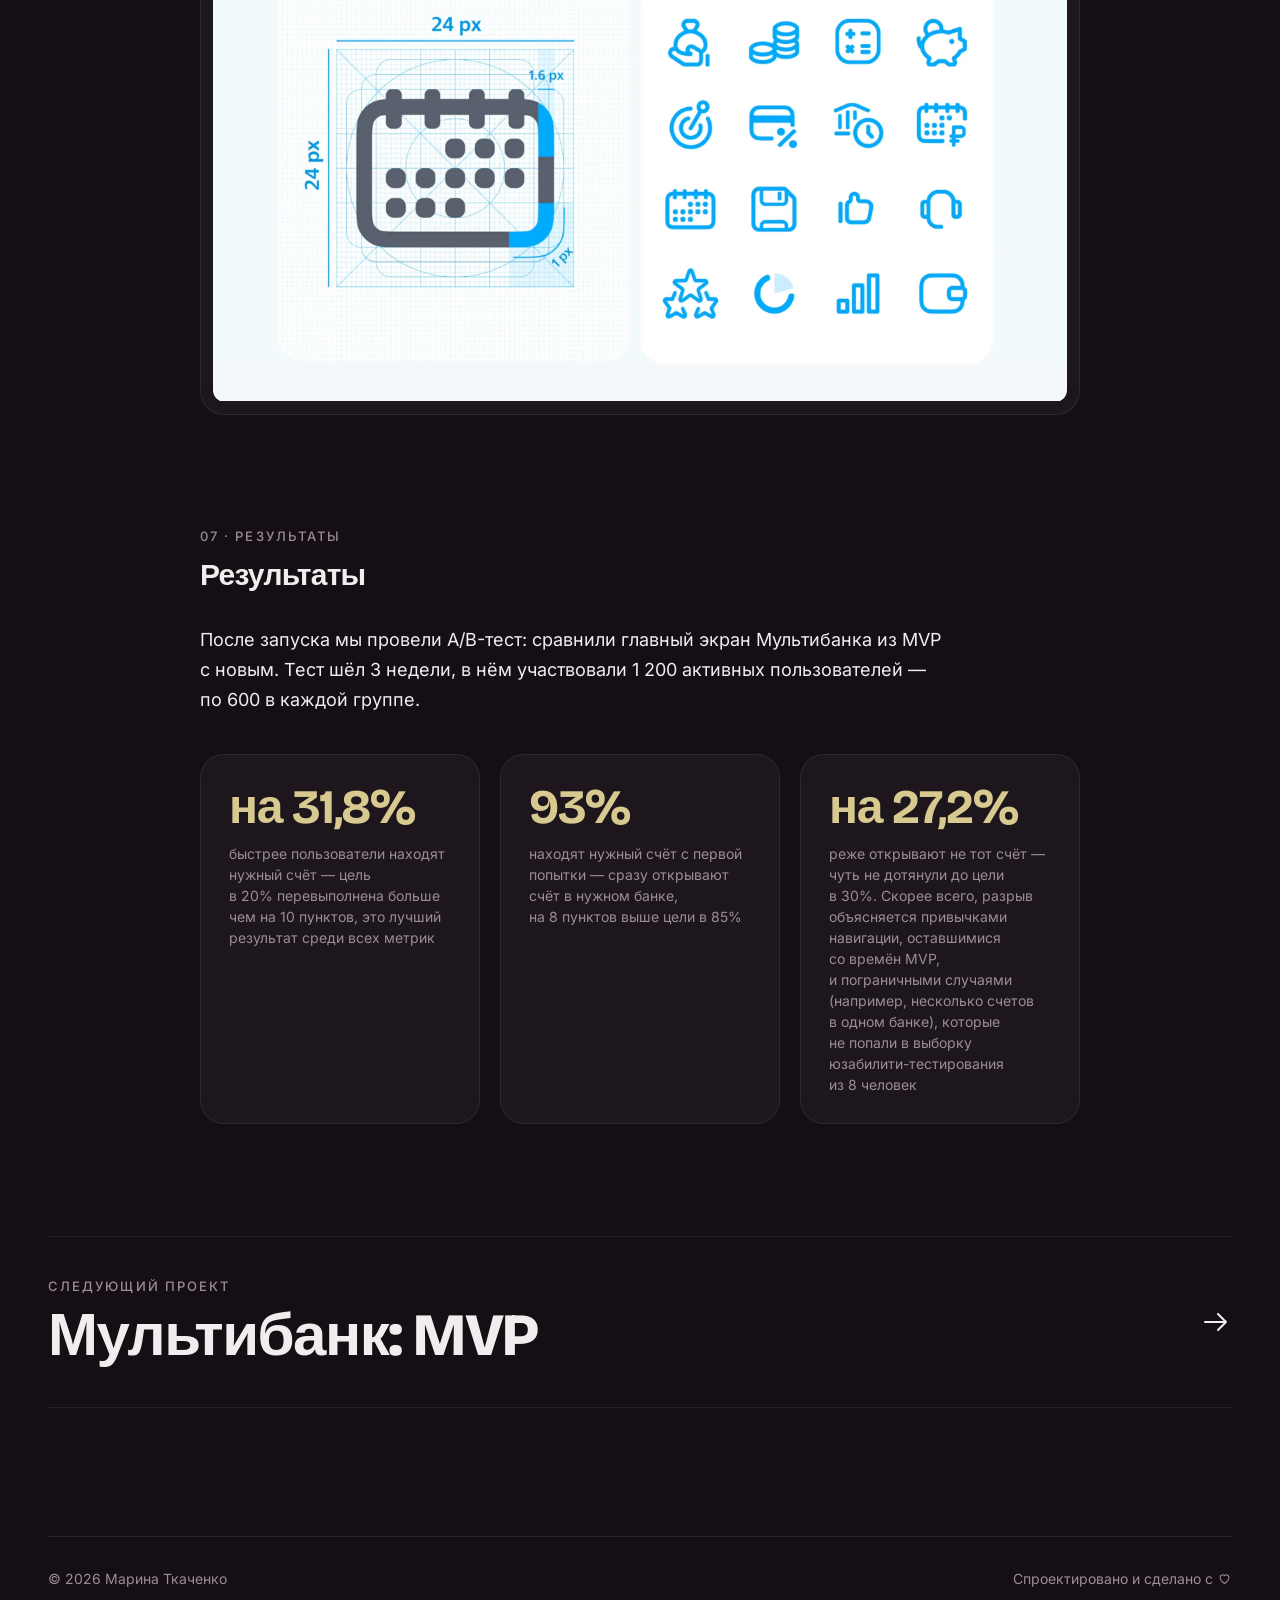
<file: cases/multibank-main-screen.html>
<!DOCTYPE html>
<html lang="en" data-theme="dark" data-root="../" data-page="case">
<head>
  <meta charset="UTF-8" />
  <meta name="viewport" content="width=device-width, initial-scale=1.0" />
  <link rel="icon" type="image/svg+xml" href="../favicon.svg" />
  <link rel="icon" href="../favicon.ico" sizes="32x32" />
  <link rel="icon" type="image/png" href="../icon-192.png" sizes="192x192" />
  <link rel="apple-touch-icon" href="../apple-touch-icon.png" />
  <link rel="manifest" href="../site.webmanifest" />
  <!-- title, description and og:* text follow the language (js/projects.js); the preview picture is fixed -->
  <title>Multibank: main screen redesign — Marina Tkachenko</title>
  <meta name="description" content="A redesign of the Multibank main screen after the MVP: each bank got its own color, and users find the right account 31.8% faster." />
  <link rel="canonical" href="https://marinatkachenko.com/cases/multibank-main-screen.html" />
  <meta property="og:type" content="article" />
  <meta property="og:url" content="https://marinatkachenko.com/cases/multibank-main-screen.html" />
  <meta property="og:title" content="Multibank: main screen redesign — Marina Tkachenko" />
  <meta property="og:description" content="A redesign of the Multibank main screen after the MVP: each bank got its own color, and users find the right account 31.8% faster." />
  <meta property="og:image" content="https://marinatkachenko.com/images/og/multibank-main-screen.jpg" />
  <meta property="og:image:width" content="1200" />
  <meta property="og:image:height" content="630" />
  <meta property="og:image:alt" content="Multibank main screen redesign: phone screens with accounts and payments" />
  <meta name="twitter:card" content="summary_large_image" />
  <meta name="twitter:image" content="https://marinatkachenko.com/images/og/multibank-main-screen.jpg" />
  <meta property="og:locale" content="en_US" />

  <!-- Language and theme before first paint: the address, then the saved choice, then English and dark (same order as js/i18n.js) -->
  <meta name="color-scheme" content="dark" />
  <meta name="theme-color" content="#150E14" />
  <script>
    (function () {
      var root = document.documentElement, lang = null, theme = null;
      var query = new URLSearchParams(location.search).get('lang');
      var path = (location.pathname.match(/\/(en|ru)\/?$/) || [])[1];
      try { lang = localStorage.getItem('site-lang'); theme = localStorage.getItem('site-theme'); } catch (e) {}
      if (query === 'en' || query === 'ru') lang = query;
      if (path) lang = path;
      root.lang = lang === 'ru' ? 'ru' : 'en';
      if (theme !== 'light') return;
      root.dataset.theme = 'light';
      document.querySelector('meta[name="color-scheme"]').content = 'light';
      document.querySelector('meta[name="theme-color"]').content = '#F8F3F5';
    })();
  </script>

  <!-- Until the scripts at the end of the page have put in the language,
       drawn the cards and slides and (on the home page) placed an anchor,
       the page stays hidden, so the first frame shown is the finished one
       (js/main.js). Shown anyway after 1.5 s if a script fails. -->
  <script>
    (function () {
      var root = document.documentElement;
      root.classList.add('is-booting');
      setTimeout(function () { root.classList.remove('is-booting'); }, 1500);
    })();
  </script>

  <!-- page transitions: in place before the first frame (js/page-transition.js) -->
  <script src="../js/page-transition.js?v=20261127m"></script>
  <!-- first frame waits until the whole page is parsed (no element has this id),
       so a transition never starts on a half-read page; it is hidden by
       is-booting until then anyway -->
  <link rel="expect" href="#page-parsed" blocking="render" />

  <link rel="preload" href="../fonts/inter-latin-wght-normal.woff2" as="font" type="font/woff2" crossorigin />
  <link rel="preload" href="../fonts/bricolage-grotesque-latin-opsz-normal.woff2" as="font" type="font/woff2" crossorigin />
  <!-- Russian pages also need the Cyrillic body font -->
  <script>
    (function () {
      if (document.documentElement.lang !== 'ru') return;
      var font = document.createElement('link');
      font.rel = 'preload'; font.as = 'font'; font.type = 'font/woff2'; font.crossOrigin = '';
      font.href = '../fonts/inter-cyrillic-wght-normal.woff2';
      document.head.append(font);
    })();
  </script>

  <link rel="stylesheet" href="../css/tokens.css?v=20261127m" />
  <link rel="stylesheet" href="../css/style.css?v=20261127m" />
  <link rel="stylesheet" href="../css/case.css?v=20261127m" />
</head>
<body>

  <!--
    CASE PAGE TEMPLATE
    The layout is the same for every case. All texts and the list of images
    come from data/cases/<slug>.js (see the <script> at the bottom) — to make
    a new case, copy this file and change only that one path.
  -->

  <!-- ============ NAV (same as the home page, links lead back to it) ============ -->
  <header class="nav">
    <a href="../index.html" class="nav__name"><svg class="nav__mark" width="18" height="18" viewBox="0 0 512 512" fill="currentColor" aria-hidden="true" focusable="false"><path d="M257.304 10.1915C286.831 8.97307 315.187 13.3717 340.819 29.1034C362.001 42.1004 380.033 64.0647 386.084 88.6191C378.685 88.724 371.36 87.4991 363.799 87.6498C321.224 88.5007 281.397 103.267 259.425 142.651C254.765 151.007 251.762 158.628 247.705 167.15C239.773 183.812 231.827 197.342 218.742 210.534C198.245 231.199 168.315 238.995 140.32 241.71C134.675 242.257 126.518 241.805 120.603 241.834C137.478 251.984 150.284 256.57 168.344 263.577C204.808 277.725 237.194 308.13 241.391 349.287C242.178 357.005 241.925 364.802 241.929 372.6C255.633 344.597 267.995 313.66 291.28 292.082C312.119 272.777 339.035 264.661 366.793 265.362C371.84 265.491 376.73 266.078 381.807 266.416C350.628 246.698 320.092 242.556 293.558 215.022C275.928 196.73 263.443 168.166 263.228 142.642C271.411 138.688 279.946 135.533 288.722 133.222C337.521 120.563 389.269 128.035 432.654 154.003C465.258 173.569 488.9 205.437 498.421 242.645C505.795 272.598 501.841 302.699 485.936 329.151C472.956 350.734 451.607 370.402 426.994 376.589L425.632 376.877L424.887 376.325C424.603 373.078 425.416 369.318 425.637 365.926C428.077 328.569 417.072 292.679 385.81 269.534C385.55 282.782 386.236 297.01 385.55 310.139C383.63 346.989 378.019 384.172 361.193 417.183C342.127 455.098 308.812 483.613 268.779 496.299C239.7 505.499 202.267 503.903 175.488 489.029C151.81 475.88 139.029 457.122 131.321 431.72C151.652 432.575 179.363 427.229 197.541 417.845C213.697 409.505 233.798 390.886 240.976 373.734C226.933 380.632 211.966 385.401 196.556 387.877C149.301 395.272 104.751 386.545 64.4387 358.129C7.77163 318.19 -7.35406 237.488 31.8897 179.556C41.0081 166.095 61.6903 149.751 78.2703 147.397C77.4559 178.617 92.635 222.324 119.185 240.114C117.4 228.996 115.286 218.661 114.941 207.203C114.647 197.436 115.299 186.877 114.348 177.182C114.181 175.473 113.851 175.529 113.946 173.411C114.637 174.611 114.57 174.72 114.991 176.085C115.212 173.645 115.377 171.198 115.588 168.766C118.945 130.918 133.186 94.5216 157.096 65.1558C183.395 32.858 216.522 15.0824 257.304 10.1915Z"/></svg><span data-i18n="nav.name">Marina Tkachenko</span></a>

    <div class="nav__controls">
      <button class="theme-toggle icon-btn" type="button" aria-label="Switch theme">
        <svg class="sun-and-moon" viewBox="0 0 24 24" width="16" height="16" aria-hidden="true" focusable="false">
          <mask class="moon" id="theme-moon-bar"><rect x="0" y="0" width="100%" height="100%" fill="white"/><circle cx="24" cy="10" r="6" fill="black"/></mask>
          <circle class="sun" cx="12" cy="12" r="6" mask="url(#theme-moon-bar)" fill="currentColor"/>
          <g class="sun-beams" stroke="currentColor">
            <line x1="12" y1="1" x2="12" y2="3"/><line x1="12" y1="21" x2="12" y2="23"/><line x1="4.22" y1="4.22" x2="5.64" y2="5.64"/><line x1="18.36" y1="18.36" x2="19.78" y2="19.78"/>
            <line x1="1" y1="12" x2="3" y2="12"/><line x1="21" y1="12" x2="23" y2="12"/><line x1="4.22" y1="19.78" x2="5.64" y2="18.36"/><line x1="18.36" y1="5.64" x2="19.78" y2="4.22"/>
          </g>
        </svg>
      </button>
      <button class="nav__burger icon-btn" type="button" aria-label="Open menu" aria-expanded="false" aria-controls="site-menu" data-i18n-aria="nav.menuOpen">
        <svg class="nav__burger-icon" viewBox="0 0 32 32" aria-hidden="true" focusable="false"><path class="nav__burger-line nav__burger-line--outer" d="M27 10 13 10C10.8 10 9 8.2 9 6 9 3.5 10.8 2 13 2 15.2 2 17 3.8 17 6L17 26C17 28.2 18.8 30 21 30 23.2 30 25 28.2 25 26 25 23.8 23.2 22 21 22L7 22"/><path class="nav__burger-line" d="M7 16 27 16"/></svg>
      </button>
    </div>

    <!-- On screens up to 1100px this is the panel opened by the burger; wider, it adds no box of its own -->
    <div class="nav__panel" id="site-menu">
      <nav class="nav__menu" aria-label="Main">
        <ul class="nav__links">
          <li><a href="../index.html#home" data-i18n="nav.home">Home</a></li>
          <li><a href="../index.html#about" data-i18n="nav.about">About</a></li>
          <li><a href="../index.html#experience" data-i18n="nav.experience">Experience</a></li>
          <li class="nav__group">
            <a href="../index.html#projects" aria-current="page" data-i18n="nav.portfolio">Portfolio</a>
            <button class="nav__expand" type="button" aria-expanded="false" aria-controls="nav-projects" aria-label="Show projects menu" data-i18n-aria="nav.projectsMenu">
              <svg class="nav__chevron" viewBox="0 0 24 24" width="16" height="16" aria-hidden="true"><path d="m6 9 6 6 6-6" fill="none" stroke="currentColor" stroke-width="2" stroke-linecap="round" stroke-linejoin="round"/></svg>
            </button>
            <!-- compact header: the whole row opens the two items; wider, the link and the chevron above -->
            <button class="nav__toggle" type="button" aria-expanded="false" aria-controls="nav-projects"><span data-i18n="nav.portfolio">Portfolio</span><svg class="nav__chevron" viewBox="0 0 24 24" width="16" height="16" aria-hidden="true"><path d="m6 9 6 6 6-6" fill="none" stroke="currentColor" stroke-width="2" stroke-linecap="round" stroke-linejoin="round"/></svg></button>
            <ul class="nav__sub" id="nav-projects">
              <li><a href="../projects.html" data-i18n="nav.cases">Product case studies</a></li>
              <li><a href="../index.html#ai-projects" data-i18n="nav.ai">AI-Powered Projects</a></li>
            </ul>
          </li>
          <li><a href="../index.html#contact" data-i18n="nav.contact">Contact</a></li>
        </ul>
      </nav>

      <div class="nav__right">
        <a href="../files/MarinaTkachenkoCV_eng.pdf" target="_blank" rel="noopener" class="text-link" data-i18n="nav.resume" data-i18n-href="nav.resumeHref" data-i18n-aria="nav.resumeAria" aria-label="Resume (PDF, opens in a new tab)">Resume</a>
        <div class="lang-switch" role="group" aria-label="Language">
          <a class="lang-switch__opt" href="?lang=en" data-lang="en" hreflang="en" lang="en">EN</a>
          <span class="lang-switch__sep" aria-hidden="true"></span>
          <a class="lang-switch__opt" href="?lang=ru" data-lang="ru" hreflang="ru" lang="ru">RU</a>
        </div>
        <button class="theme-toggle icon-btn" type="button" aria-label="Switch theme">
          <svg class="sun-and-moon" viewBox="0 0 24 24" width="16" height="16" aria-hidden="true" focusable="false">
            <mask class="moon" id="theme-moon-menu"><rect x="0" y="0" width="100%" height="100%" fill="white"/><circle cx="24" cy="10" r="6" fill="black"/></mask>
            <circle class="sun" cx="12" cy="12" r="6" mask="url(#theme-moon-menu)" fill="currentColor"/>
            <g class="sun-beams" stroke="currentColor">
              <line x1="12" y1="1" x2="12" y2="3"/><line x1="12" y1="21" x2="12" y2="23"/><line x1="4.22" y1="4.22" x2="5.64" y2="5.64"/><line x1="18.36" y1="18.36" x2="19.78" y2="19.78"/>
              <line x1="1" y1="12" x2="3" y2="12"/><line x1="21" y1="12" x2="23" y2="12"/><line x1="4.22" y1="19.78" x2="5.64" y2="18.36"/><line x1="18.36" y1="5.64" x2="19.78" y2="4.22"/>
            </g>
          </svg>
        </button>
      </div>
    </div>
  </header>

  <!-- Breadcrumbs: one component for the catalogue and every case (js/projects.js
       fills it, css/style.css .crumbs places it on the catalogue's grid) -->
  <nav class="crumbs" aria-label="Breadcrumb" data-i18n-aria="crumbs.label" data-crumbs></nav>

  <main class="case">
    <!-- ============ INTRO ============ -->
    <header class="case-intro">
      <p class="label" data-case="eyebrow"></p>
      <h1 class="case-title" data-case="title"></h1>
      <p class="case-lead" data-case="lead"></p>
      <dl class="case-meta" data-case-list="meta" data-case-section="meta"></dl>
    </header>

    <!-- ============ COVER ============ -->
    <div class="case-cover" data-case-cover></div>

    <!-- ============ OVERVIEW ============
         Facts and outcome as cards, right under the cover (js/case.js, overview()) -->
    <div class="case-facts-host" data-case-facts></div>

    <!-- ============ STORY (label + heading | text, one row per item) ============ -->
    <section class="case-story" data-case-list="sections" data-case-section="sections" aria-label="Case story"></section>

    <!-- ============ SLIDES ============ -->
    <section class="case-gallery" data-case-section="slides">
      <ol class="case-gallery__list" data-case-list="slides"></ol>
    </section>

    <!-- ============ RESULTS ============ -->
    <section class="case-results" data-case-section="results">
      <p class="label" data-i18n="case.results">Results</p>
      <ul class="case-results__grid" data-case-list="results"></ul>
    </section>

    <!-- ============ NEXT ============
         One link to the next ready project from data/projects.js (after the
         last one — the first). Hidden while this is the only one. -->
    <section class="case-next" data-project-next-section>
      <a class="case-next__link" href="#" data-project-next>
        <span class="case-next__text">
          <span class="case-next__label" data-i18n="case.next">Next project</span>
          <span class="case-next__title" data-project-next-title></span>
        </span>
        <svg class="case-next__arrow" viewBox="0 0 32 32" width="32" height="32" aria-hidden="true"><path d="M5 16h21M18 8l8 8-8 8"/></svg>
      </a>
    </section>
  </main>

  <!-- ============ FOOTER ============ -->
  <footer class="site-footer">
    <div class="site-footer__inner">
      <p data-i18n="footer.copy">© 2026 Marina Tkachenko</p>
      <p class="site-footer__built"><span data-i18n="footer.built">Designed &amp; built with</span> <svg class="icon icon--heart" viewBox="0 0 24 24" aria-label="love" data-i18n-aria="footer.love" role="img"><path d="M12 20s-7-4.4-7-10a4 4 0 0 1 7-2.6A4 4 0 0 1 19 10c0 5.6-7 10-7 10z"/></svg></p>
    </div>
  </footer>

  <script src="../data/content.js?v=20261127m"></script>
  <script src="../data/projects.js?v=20261127m"></script>
  <!-- ▼ the only line that changes from case to case -->
  <script src="../data/cases/multibank-main-screen.js?v=20261127m"></script>
  <script src="../js/case.js?v=20261127m"></script>
  <script src="../js/projects.js?v=20261127m"></script>
  <script src="../js/i18n.js?v=20261127m"></script>
  <script src="../js/main.js?v=20261127m"></script>
  <script src="../js/reveal.js?v=20261127m"></script>
</body>
</html>
</file>
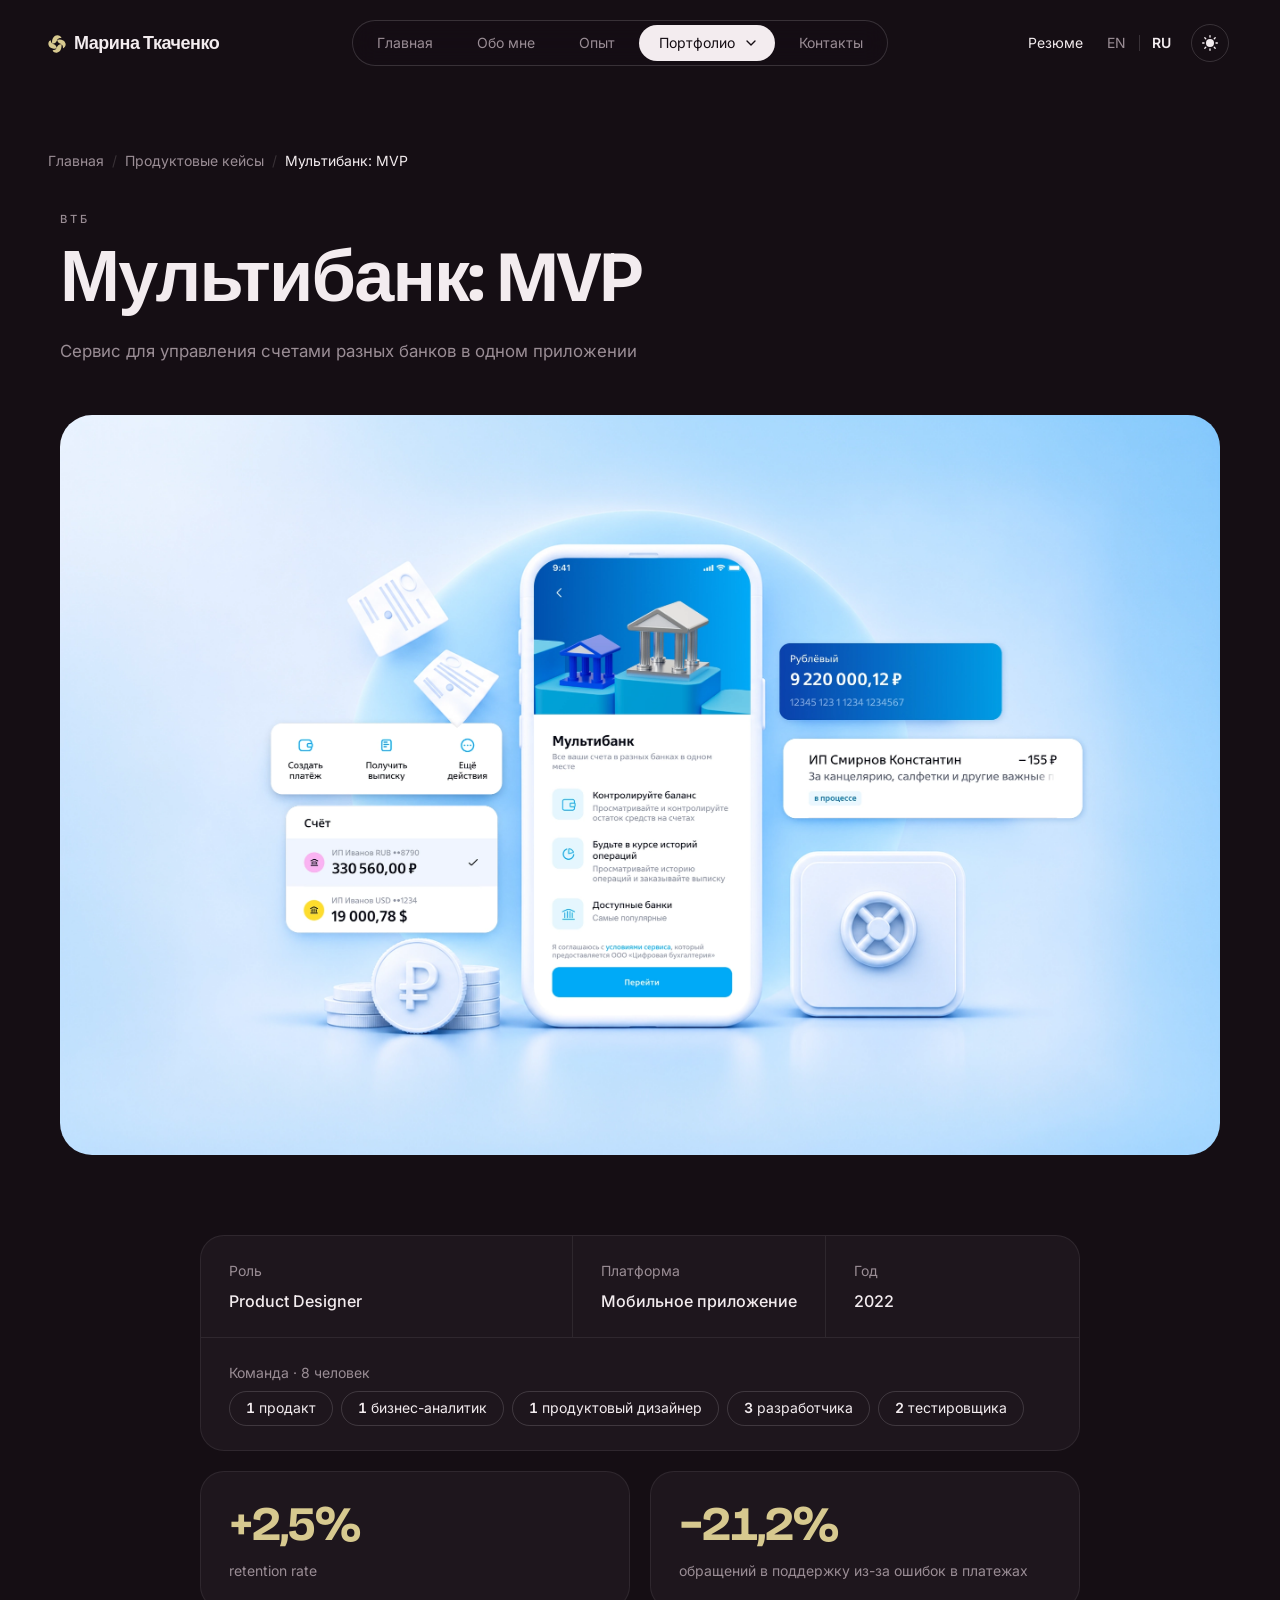
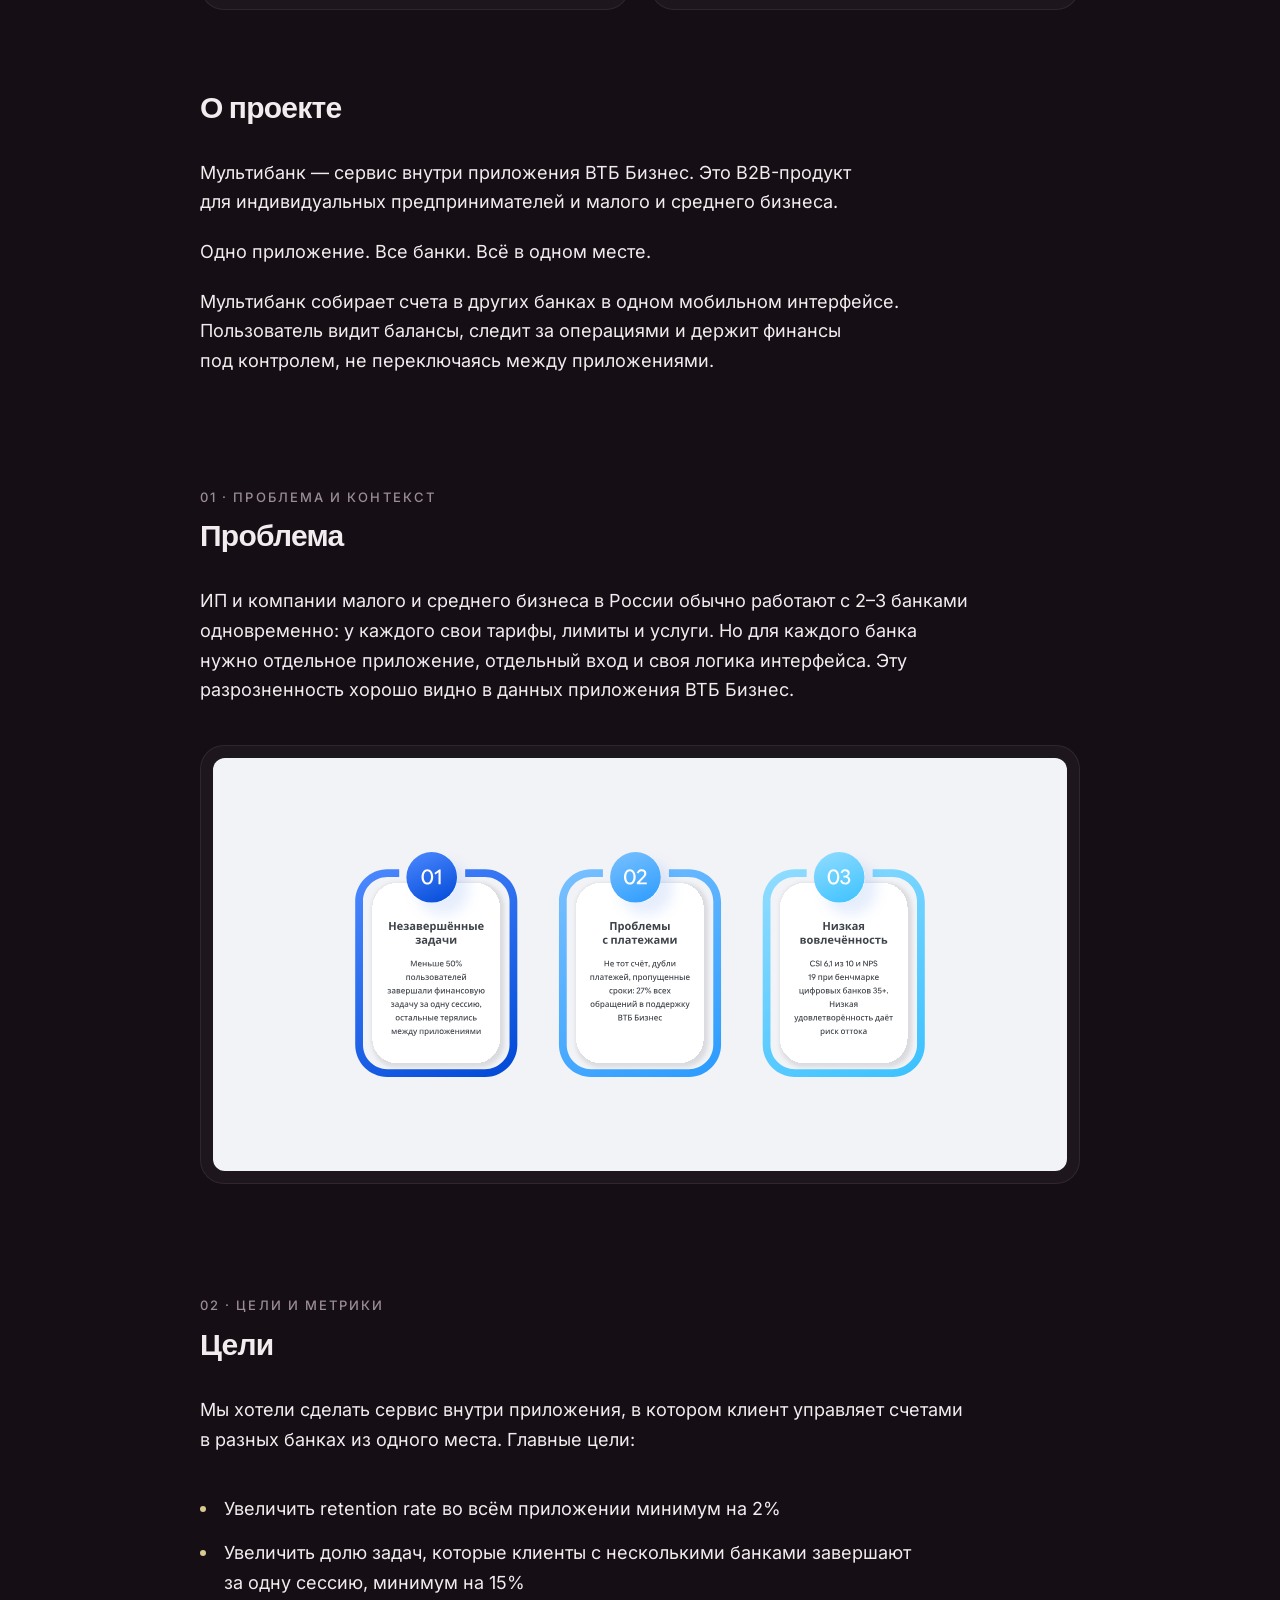
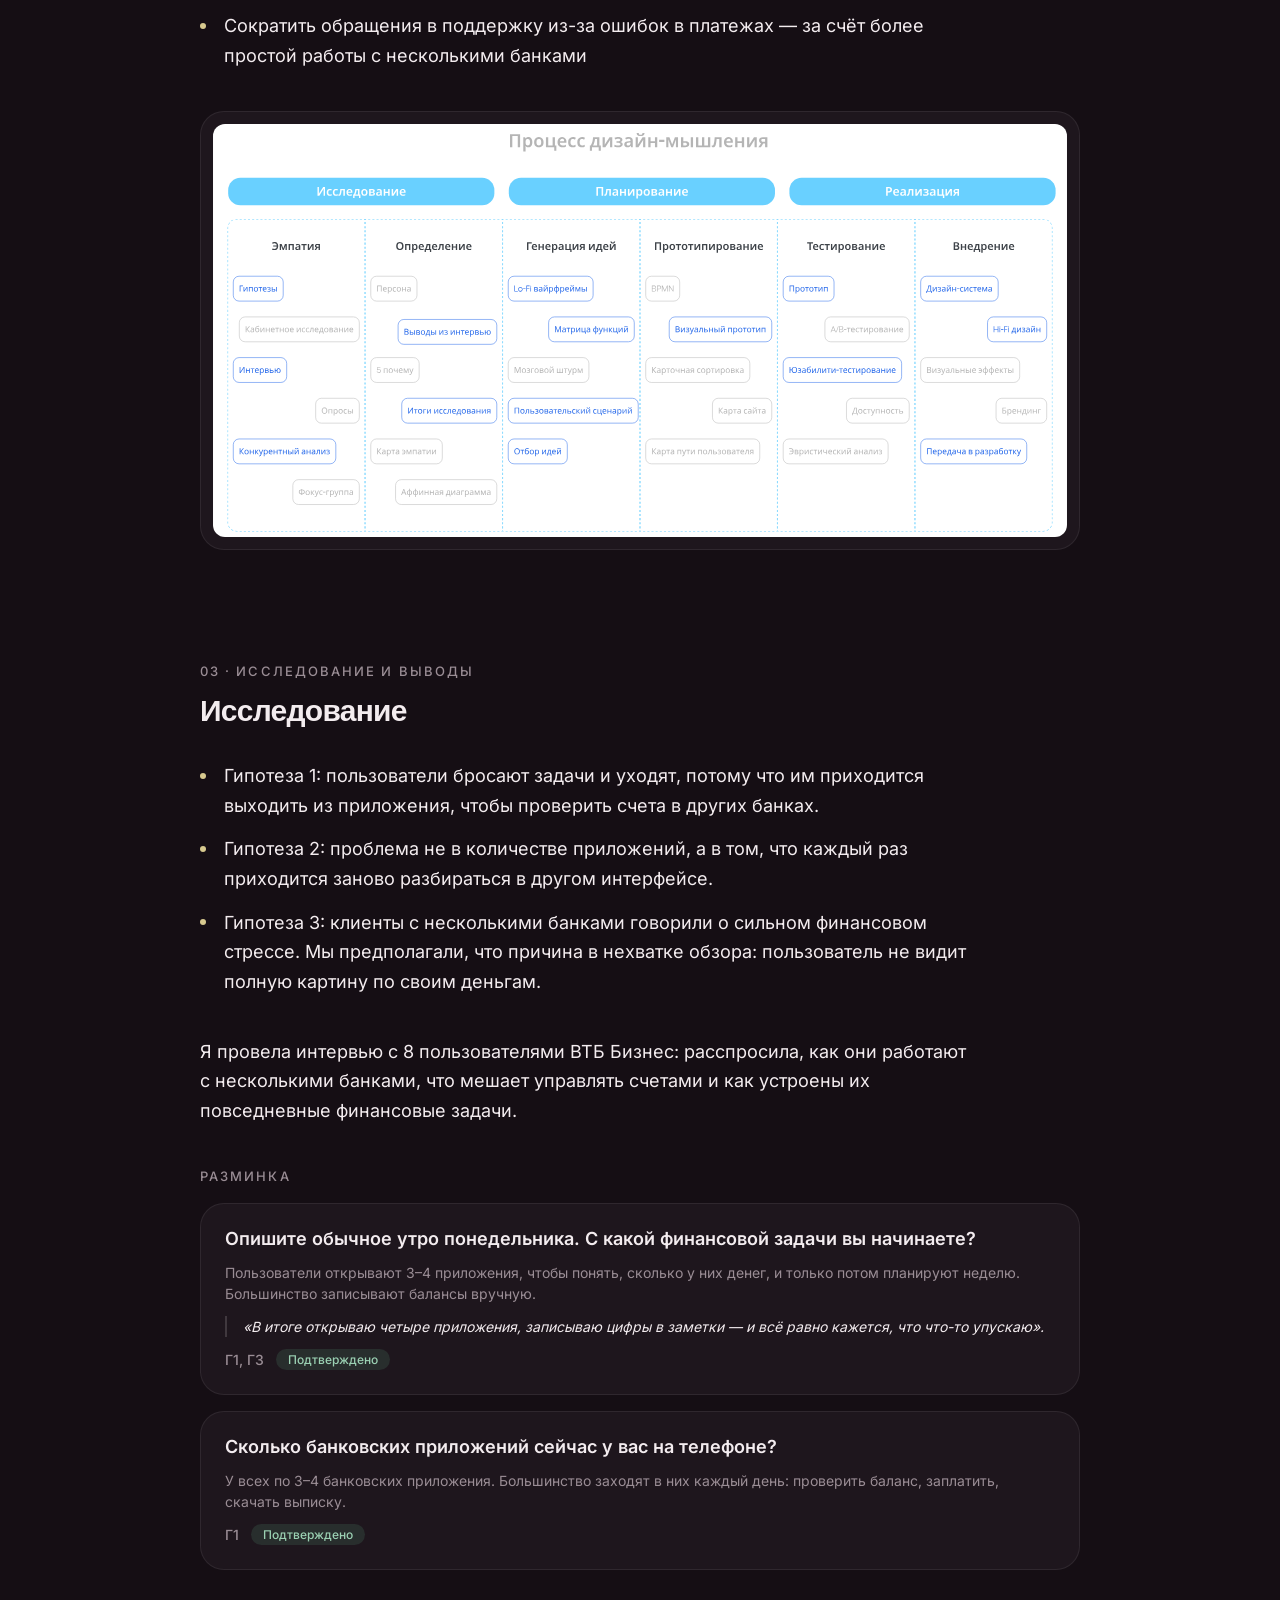
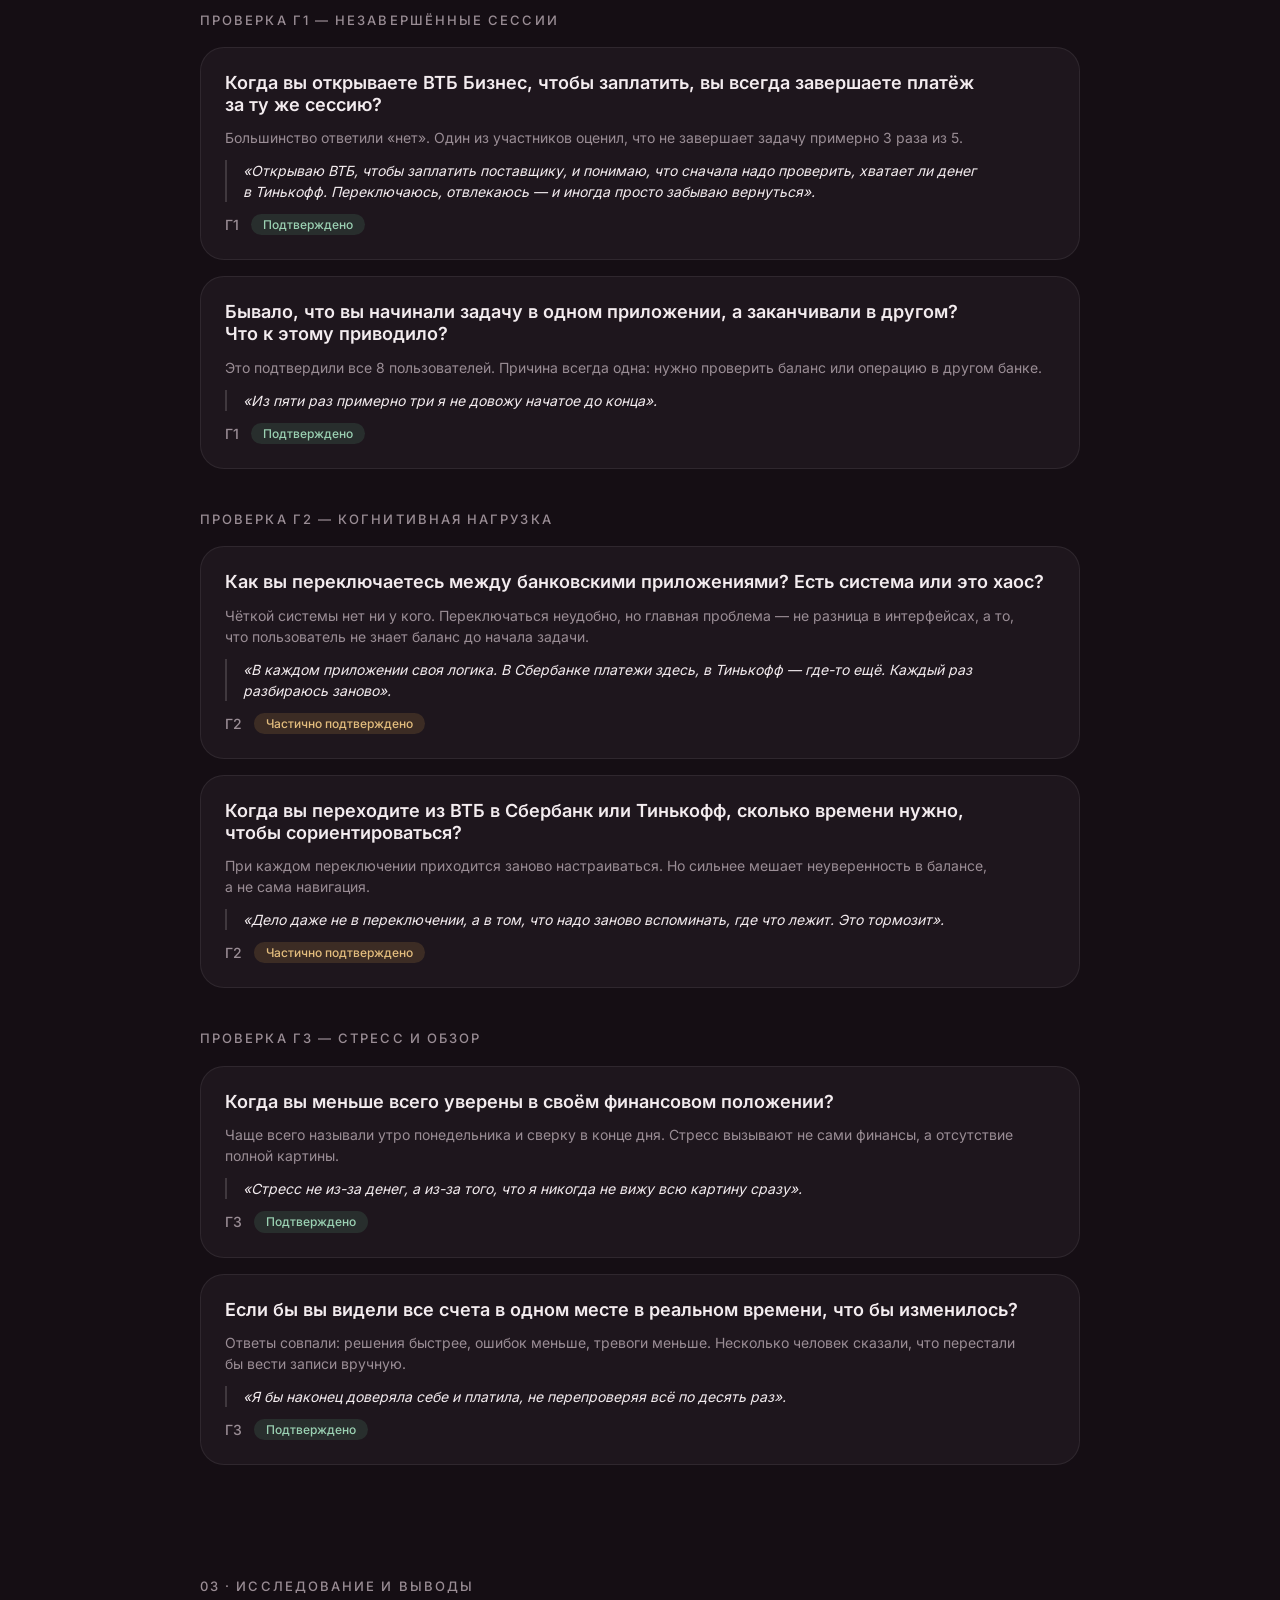
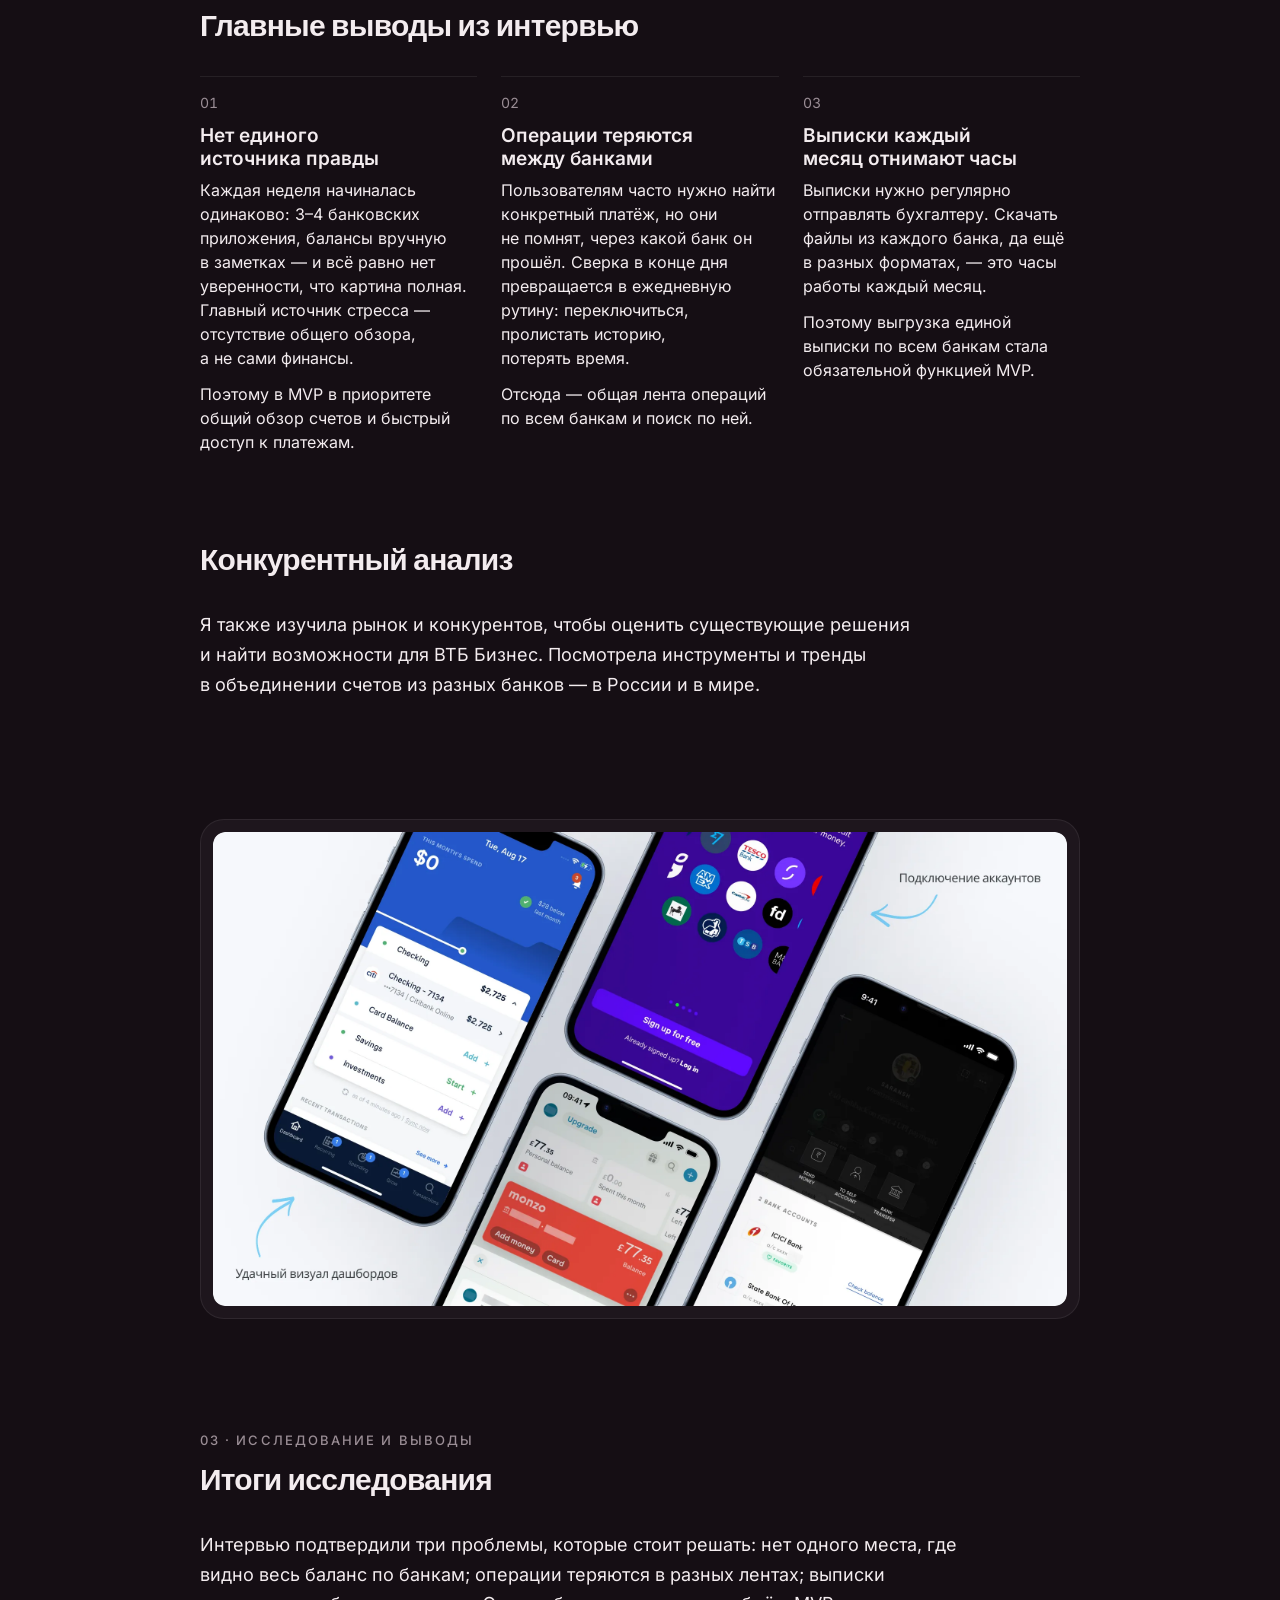
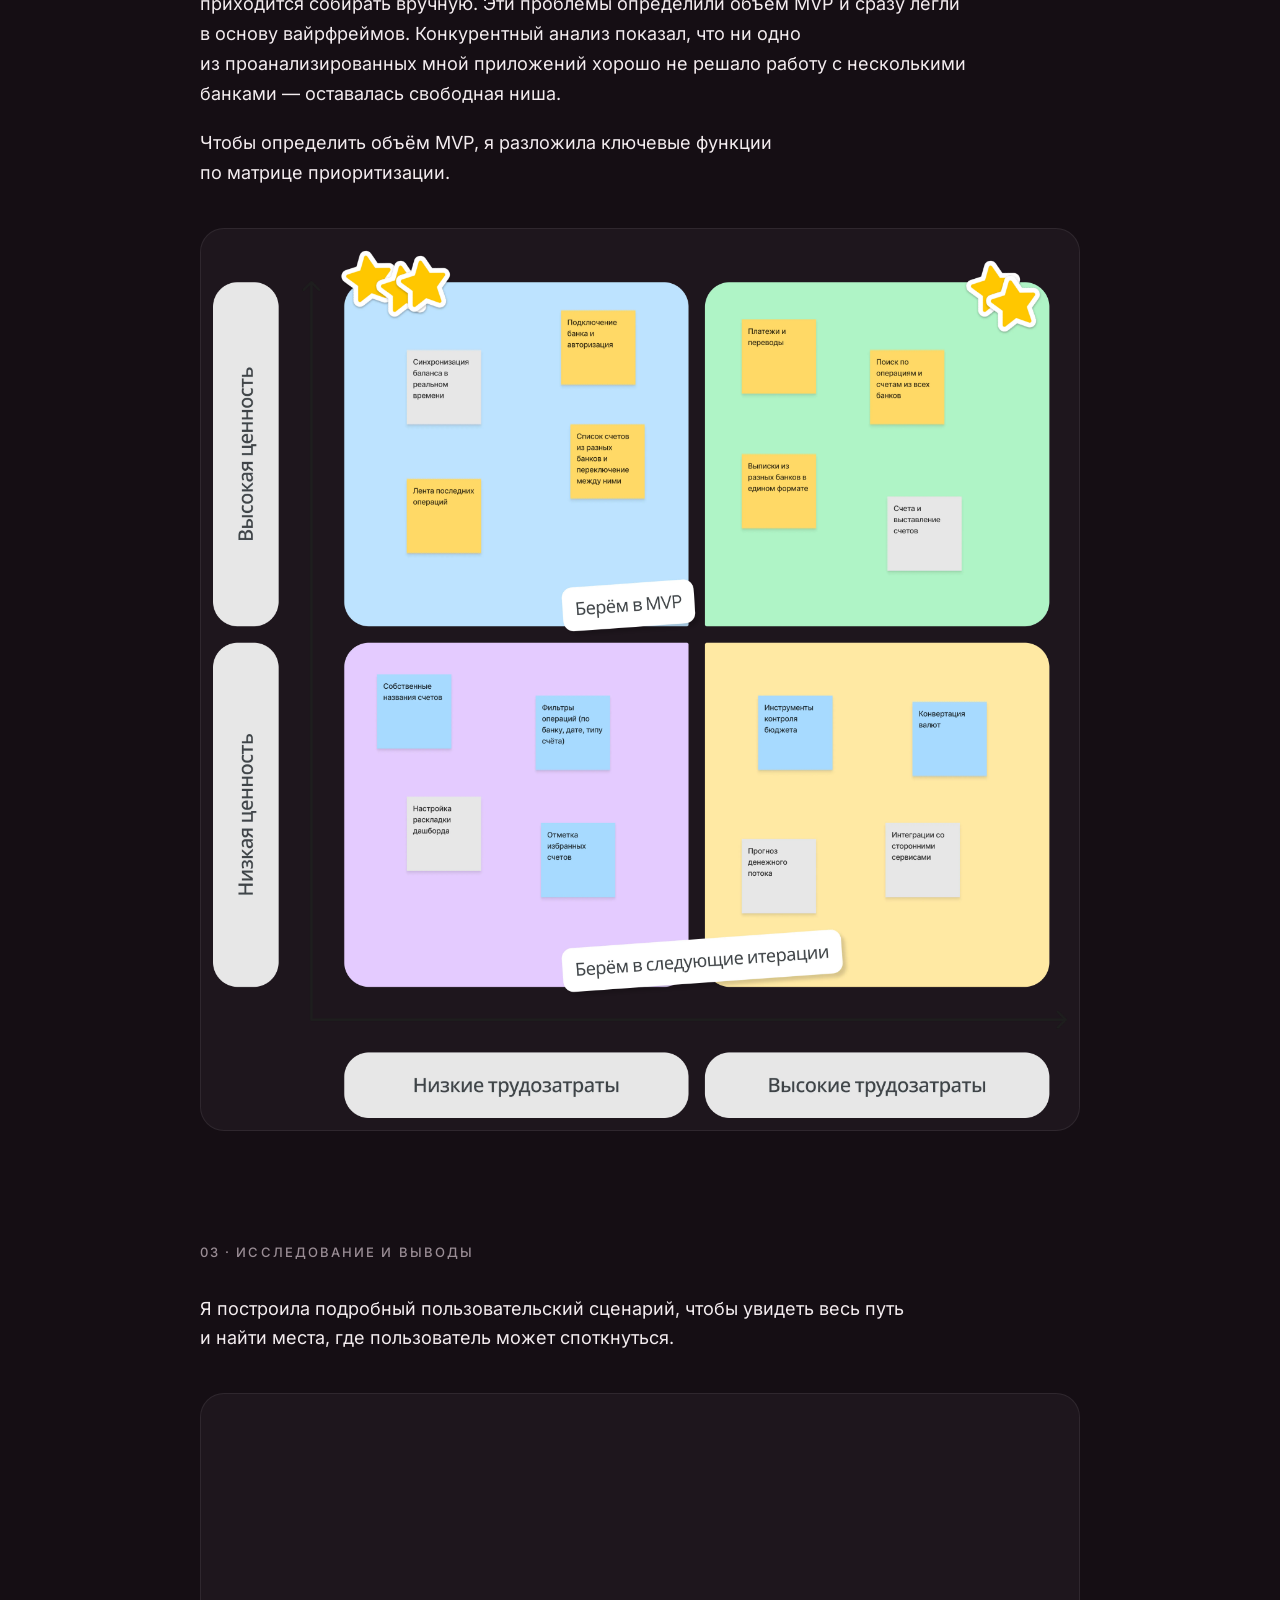
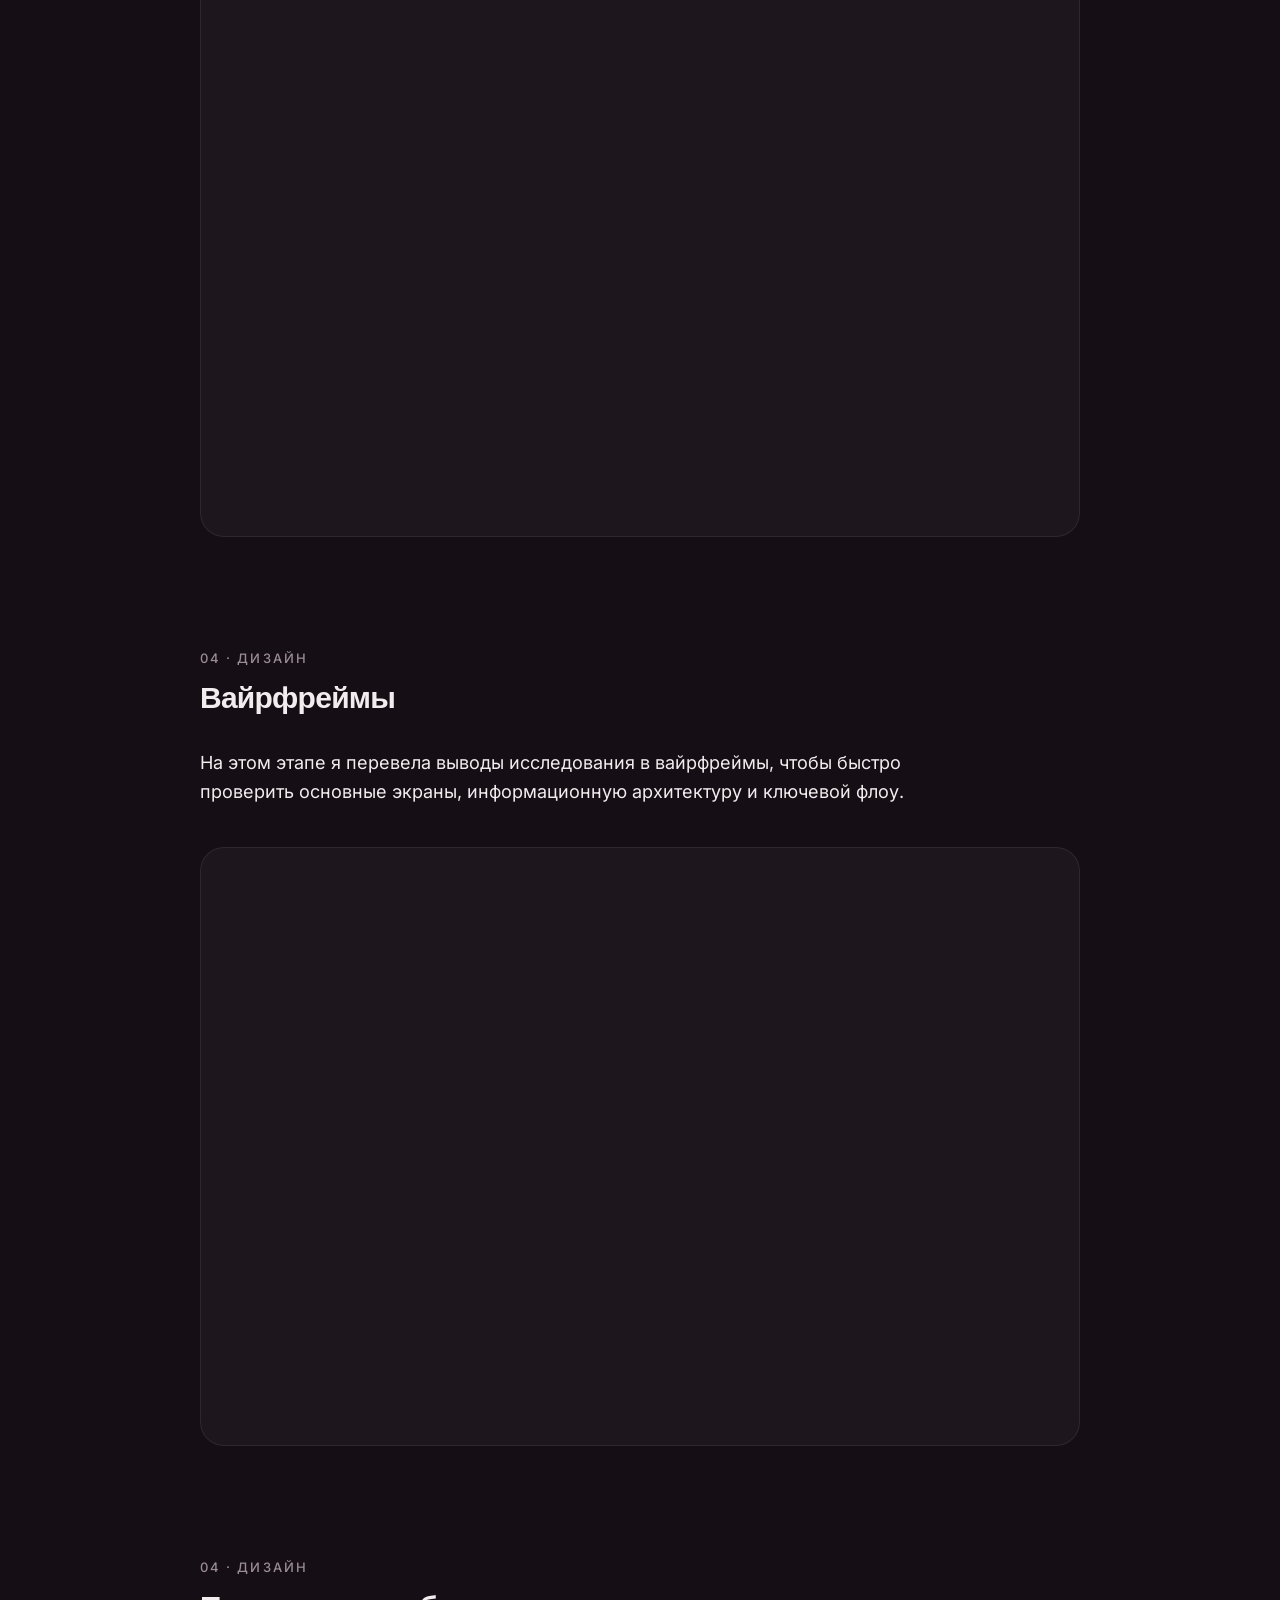
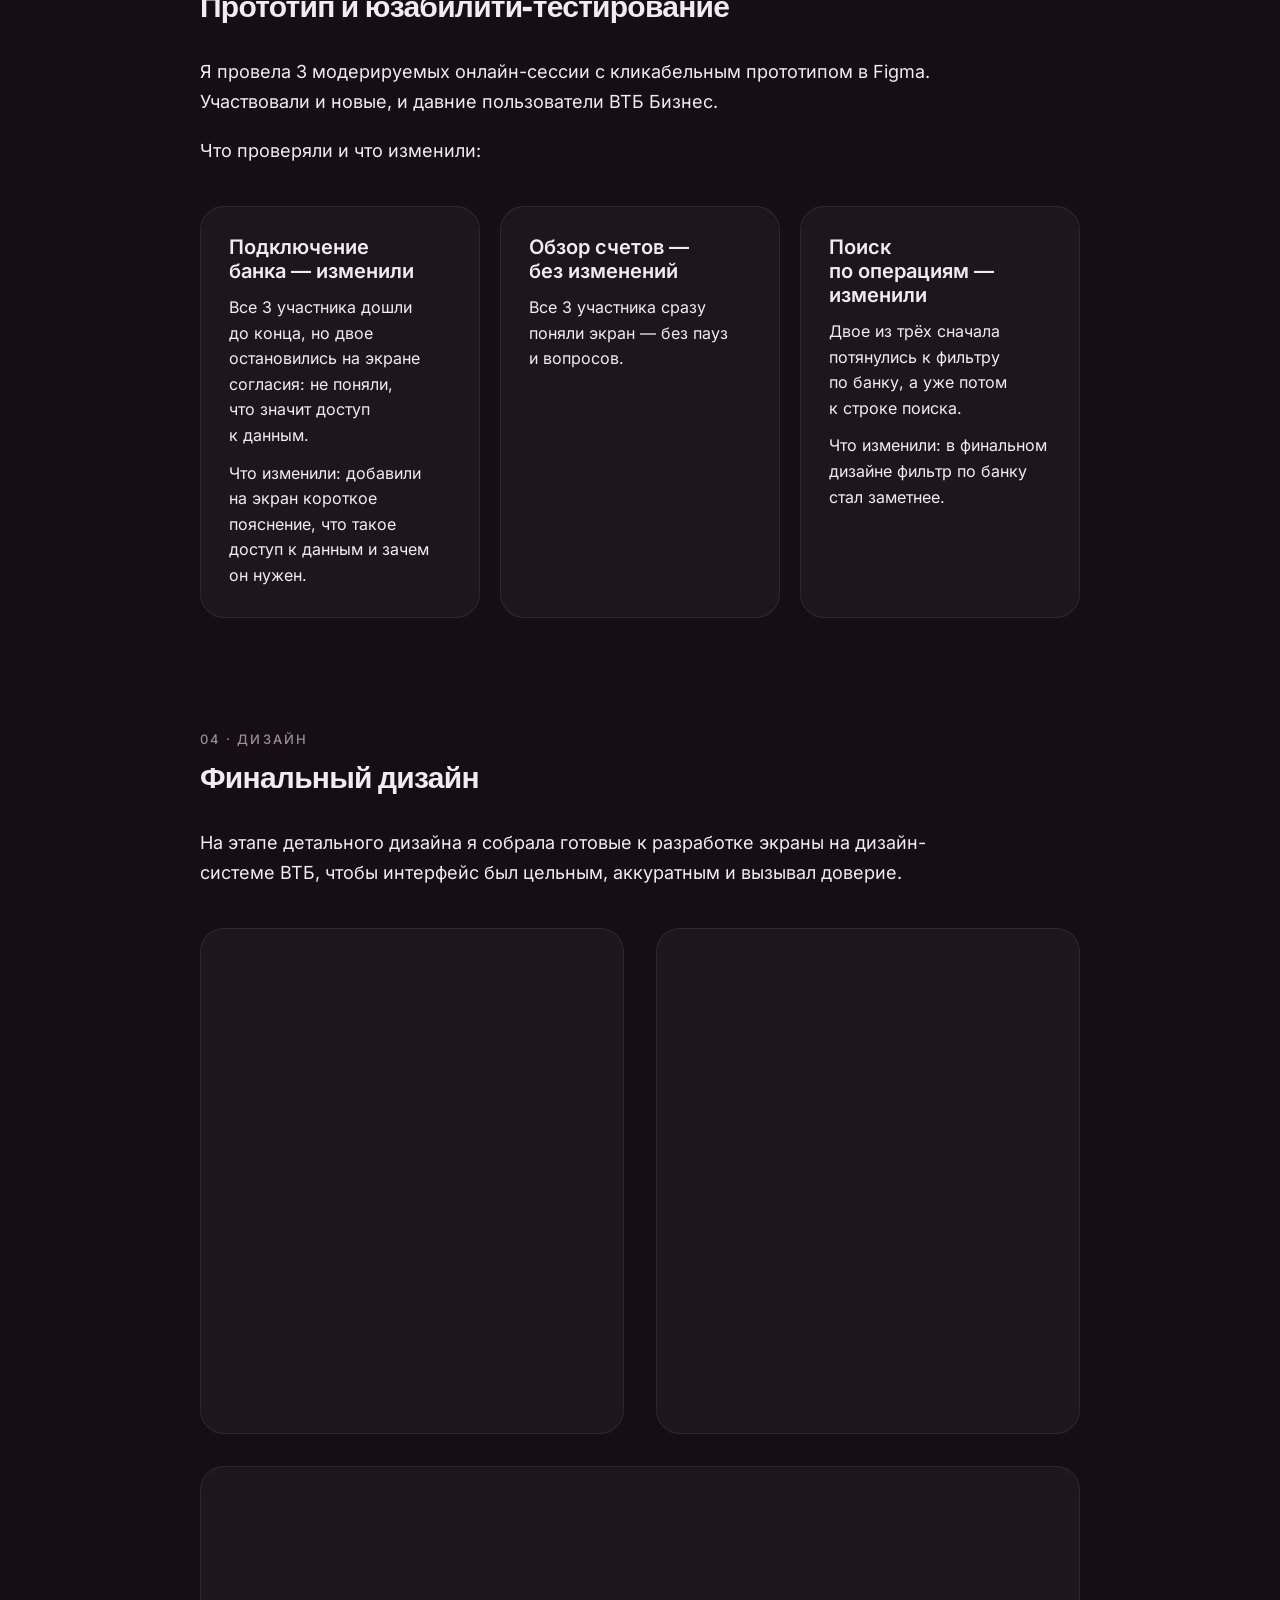
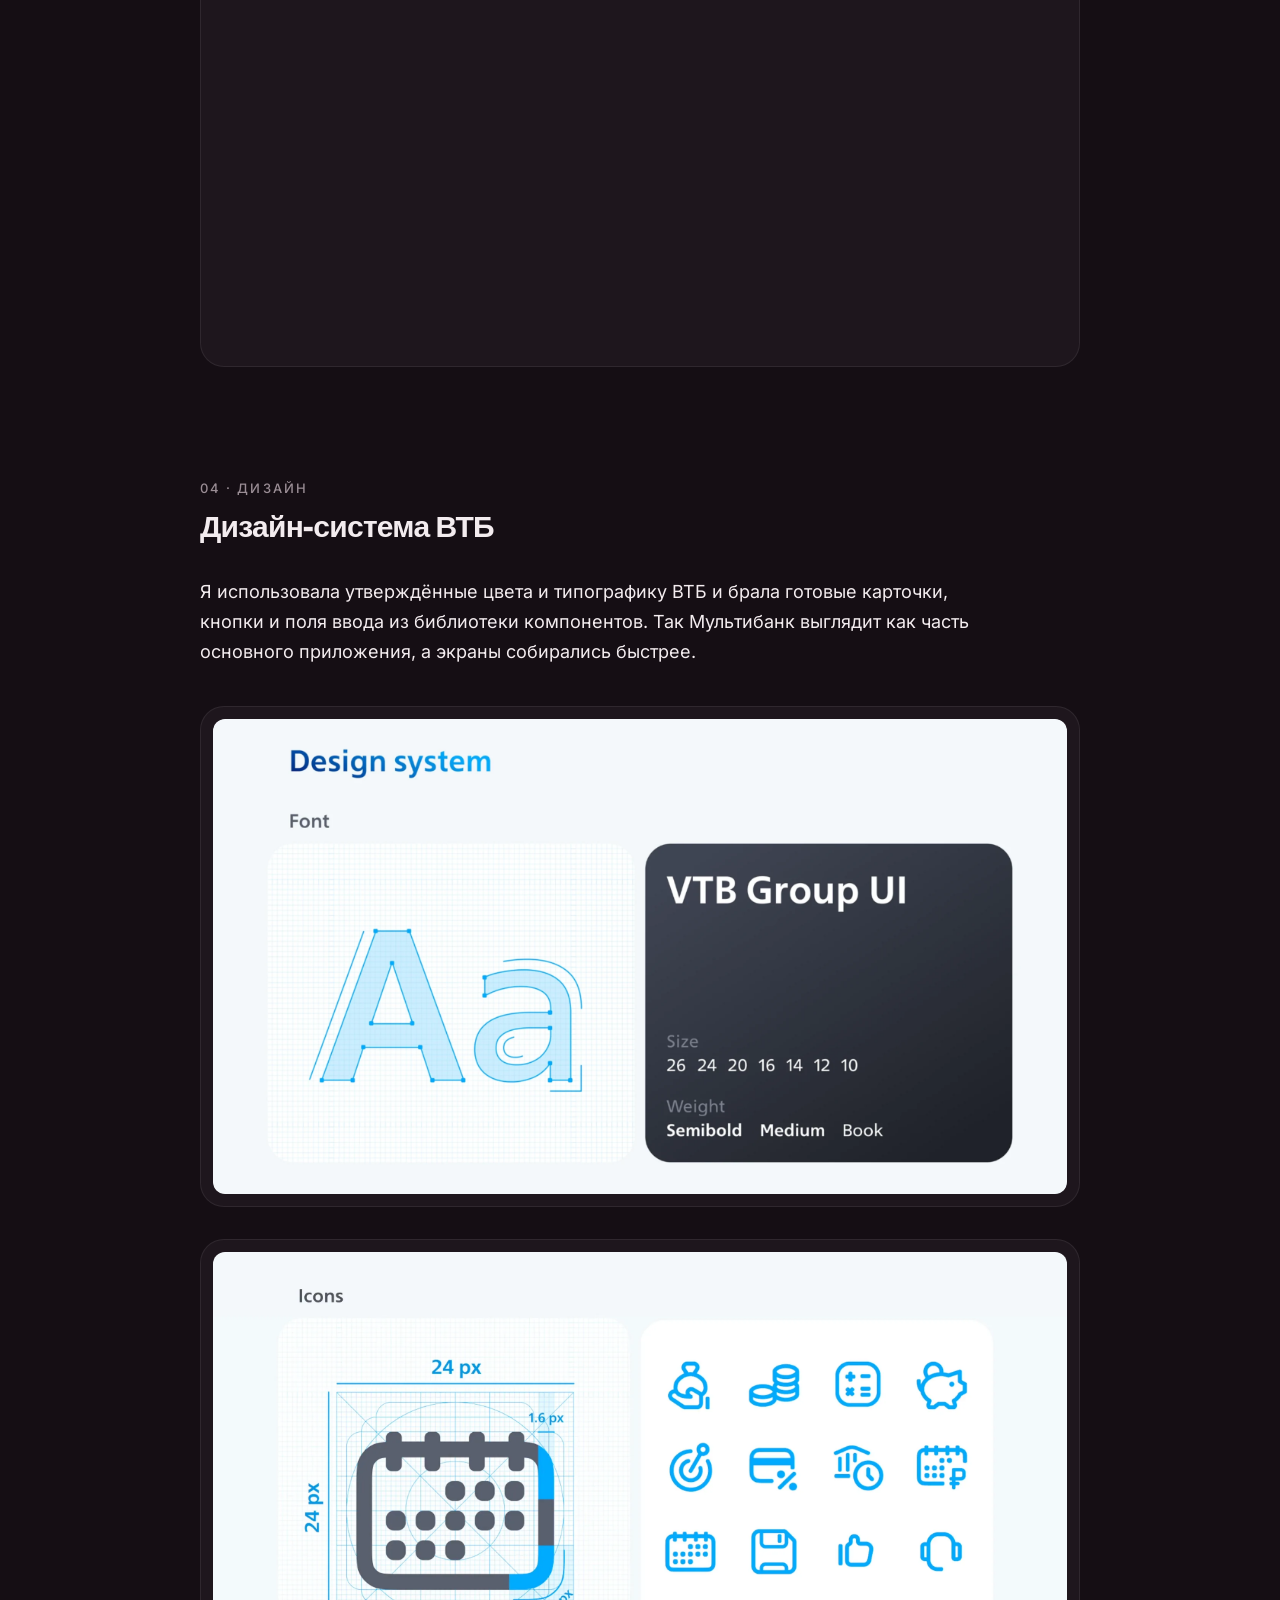
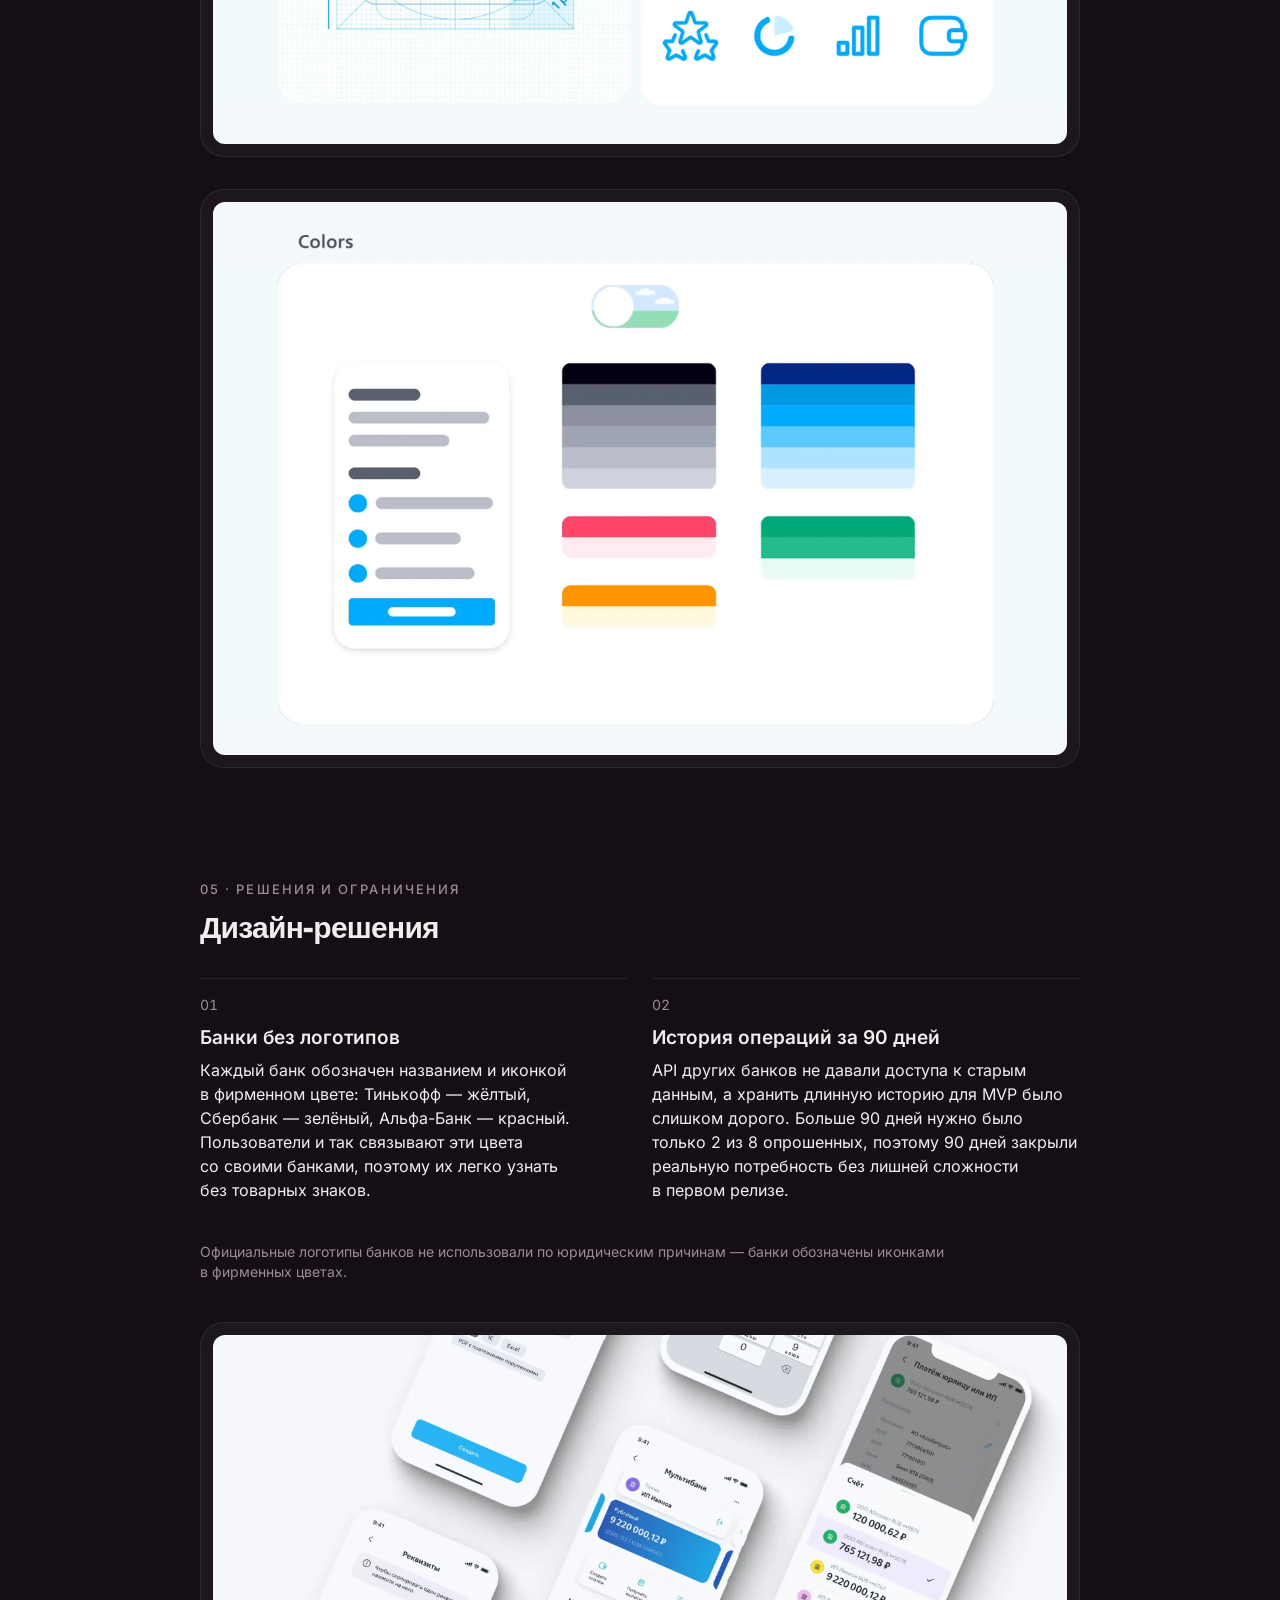
<file: cases/multibank.html>
<!DOCTYPE html>
<html lang="en" data-theme="dark" data-root="../" data-page="case">
<head>
  <meta charset="UTF-8" />
  <meta name="viewport" content="width=device-width, initial-scale=1.0" />
  <link rel="icon" type="image/svg+xml" href="../favicon.svg" />
  <link rel="icon" href="../favicon.ico" sizes="32x32" />
  <link rel="icon" type="image/png" href="../icon-192.png" sizes="192x192" />
  <link rel="apple-touch-icon" href="../apple-touch-icon.png" />
  <link rel="manifest" href="../site.webmanifest" />
  <!-- title, description and og:* text follow the language (js/projects.js); the preview picture is fixed -->
  <title>Multibank: MVP — Marina Tkachenko</title>
  <meta name="description" content="A native in-app service in VTB Business that brings all external bank accounts into one mobile interface." />
  <link rel="canonical" href="https://marinatkachenko.com/cases/multibank.html" />
  <meta property="og:type" content="article" />
  <meta property="og:url" content="https://marinatkachenko.com/cases/multibank.html" />
  <meta property="og:title" content="Multibank: MVP — Marina Tkachenko" />
  <meta property="og:description" content="A native in-app service in VTB Business that brings all external bank accounts into one mobile interface." />
  <meta property="og:image" content="https://marinatkachenko.com/images/og/multibank.jpg" />
  <meta property="og:image:width" content="1200" />
  <meta property="og:image:height" content="630" />
  <meta property="og:image:alt" content="Multibank MVP: the service screen on a phone, surrounded by account cards and a safe" />
  <meta name="twitter:card" content="summary_large_image" />
  <meta name="twitter:image" content="https://marinatkachenko.com/images/og/multibank.jpg" />
  <meta property="og:locale" content="en_US" />

  <!-- Language and theme before first paint: the address, then the saved choice, then English and dark (same order as js/i18n.js) -->
  <meta name="color-scheme" content="dark" />
  <meta name="theme-color" content="#150E14" />
  <script>
    (function () {
      var root = document.documentElement, lang = null, theme = null;
      var query = new URLSearchParams(location.search).get('lang');
      var path = (location.pathname.match(/\/(en|ru)\/?$/) || [])[1];
      try { lang = localStorage.getItem('site-lang'); theme = localStorage.getItem('site-theme'); } catch (e) {}
      if (query === 'en' || query === 'ru') lang = query;
      if (path) lang = path;
      root.lang = lang === 'ru' ? 'ru' : 'en';
      if (theme !== 'light') return;
      root.dataset.theme = 'light';
      document.querySelector('meta[name="color-scheme"]').content = 'light';
      document.querySelector('meta[name="theme-color"]').content = '#F8F3F5';
    })();
  </script>

  <!-- Until the scripts at the end of the page have put in the language,
       drawn the cards and slides and (on the home page) placed an anchor,
       the page stays hidden, so the first frame shown is the finished one
       (js/main.js). Shown anyway after 1.5 s if a script fails. -->
  <script>
    (function () {
      var root = document.documentElement;
      root.classList.add('is-booting');
      setTimeout(function () { root.classList.remove('is-booting'); }, 1500);
    })();
  </script>

  <!-- page transitions: in place before the first frame (js/page-transition.js) -->
  <script src="../js/page-transition.js?v=20261127m"></script>
  <!-- first frame waits until the whole page is parsed (no element has this id),
       so a transition never starts on a half-read page; it is hidden by
       is-booting until then anyway -->
  <link rel="expect" href="#page-parsed" blocking="render" />

  <link rel="preload" href="../fonts/inter-latin-wght-normal.woff2" as="font" type="font/woff2" crossorigin />
  <link rel="preload" href="../fonts/bricolage-grotesque-latin-opsz-normal.woff2" as="font" type="font/woff2" crossorigin />
  <!-- Russian pages also need the Cyrillic body font -->
  <script>
    (function () {
      if (document.documentElement.lang !== 'ru') return;
      var font = document.createElement('link');
      font.rel = 'preload'; font.as = 'font'; font.type = 'font/woff2'; font.crossOrigin = '';
      font.href = '../fonts/inter-cyrillic-wght-normal.woff2';
      document.head.append(font);
    })();
  </script>

  <link rel="stylesheet" href="../css/tokens.css?v=20261127m" />
  <link rel="stylesheet" href="../css/style.css?v=20261127m" />
  <link rel="stylesheet" href="../css/case.css?v=20261127m" />
</head>
<body>

  <!--
    CASE PAGE TEMPLATE
    The layout is the same for every case. All texts and the list of images
    come from data/cases/<slug>.js (see the <script> at the bottom) — to make
    a new case, copy this file and change only that one path.
  -->

  <!-- ============ NAV (same as the home page, links lead back to it) ============ -->
  <header class="nav">
    <a href="../index.html" class="nav__name"><svg class="nav__mark" width="18" height="18" viewBox="0 0 512 512" fill="currentColor" aria-hidden="true" focusable="false"><path d="M257.304 10.1915C286.831 8.97307 315.187 13.3717 340.819 29.1034C362.001 42.1004 380.033 64.0647 386.084 88.6191C378.685 88.724 371.36 87.4991 363.799 87.6498C321.224 88.5007 281.397 103.267 259.425 142.651C254.765 151.007 251.762 158.628 247.705 167.15C239.773 183.812 231.827 197.342 218.742 210.534C198.245 231.199 168.315 238.995 140.32 241.71C134.675 242.257 126.518 241.805 120.603 241.834C137.478 251.984 150.284 256.57 168.344 263.577C204.808 277.725 237.194 308.13 241.391 349.287C242.178 357.005 241.925 364.802 241.929 372.6C255.633 344.597 267.995 313.66 291.28 292.082C312.119 272.777 339.035 264.661 366.793 265.362C371.84 265.491 376.73 266.078 381.807 266.416C350.628 246.698 320.092 242.556 293.558 215.022C275.928 196.73 263.443 168.166 263.228 142.642C271.411 138.688 279.946 135.533 288.722 133.222C337.521 120.563 389.269 128.035 432.654 154.003C465.258 173.569 488.9 205.437 498.421 242.645C505.795 272.598 501.841 302.699 485.936 329.151C472.956 350.734 451.607 370.402 426.994 376.589L425.632 376.877L424.887 376.325C424.603 373.078 425.416 369.318 425.637 365.926C428.077 328.569 417.072 292.679 385.81 269.534C385.55 282.782 386.236 297.01 385.55 310.139C383.63 346.989 378.019 384.172 361.193 417.183C342.127 455.098 308.812 483.613 268.779 496.299C239.7 505.499 202.267 503.903 175.488 489.029C151.81 475.88 139.029 457.122 131.321 431.72C151.652 432.575 179.363 427.229 197.541 417.845C213.697 409.505 233.798 390.886 240.976 373.734C226.933 380.632 211.966 385.401 196.556 387.877C149.301 395.272 104.751 386.545 64.4387 358.129C7.77163 318.19 -7.35406 237.488 31.8897 179.556C41.0081 166.095 61.6903 149.751 78.2703 147.397C77.4559 178.617 92.635 222.324 119.185 240.114C117.4 228.996 115.286 218.661 114.941 207.203C114.647 197.436 115.299 186.877 114.348 177.182C114.181 175.473 113.851 175.529 113.946 173.411C114.637 174.611 114.57 174.72 114.991 176.085C115.212 173.645 115.377 171.198 115.588 168.766C118.945 130.918 133.186 94.5216 157.096 65.1558C183.395 32.858 216.522 15.0824 257.304 10.1915Z"/></svg><span data-i18n="nav.name">Marina Tkachenko</span></a>

    <div class="nav__controls">
      <button class="theme-toggle icon-btn" type="button" aria-label="Switch theme">
        <svg class="sun-and-moon" viewBox="0 0 24 24" width="16" height="16" aria-hidden="true" focusable="false">
          <mask class="moon" id="theme-moon-bar"><rect x="0" y="0" width="100%" height="100%" fill="white"/><circle cx="24" cy="10" r="6" fill="black"/></mask>
          <circle class="sun" cx="12" cy="12" r="6" mask="url(#theme-moon-bar)" fill="currentColor"/>
          <g class="sun-beams" stroke="currentColor">
            <line x1="12" y1="1" x2="12" y2="3"/><line x1="12" y1="21" x2="12" y2="23"/><line x1="4.22" y1="4.22" x2="5.64" y2="5.64"/><line x1="18.36" y1="18.36" x2="19.78" y2="19.78"/>
            <line x1="1" y1="12" x2="3" y2="12"/><line x1="21" y1="12" x2="23" y2="12"/><line x1="4.22" y1="19.78" x2="5.64" y2="18.36"/><line x1="18.36" y1="5.64" x2="19.78" y2="4.22"/>
          </g>
        </svg>
      </button>
      <button class="nav__burger icon-btn" type="button" aria-label="Open menu" aria-expanded="false" aria-controls="site-menu" data-i18n-aria="nav.menuOpen">
        <svg class="nav__burger-icon" viewBox="0 0 32 32" aria-hidden="true" focusable="false"><path class="nav__burger-line nav__burger-line--outer" d="M27 10 13 10C10.8 10 9 8.2 9 6 9 3.5 10.8 2 13 2 15.2 2 17 3.8 17 6L17 26C17 28.2 18.8 30 21 30 23.2 30 25 28.2 25 26 25 23.8 23.2 22 21 22L7 22"/><path class="nav__burger-line" d="M7 16 27 16"/></svg>
      </button>
    </div>

    <!-- On screens up to 1100px this is the panel opened by the burger; wider, it adds no box of its own -->
    <div class="nav__panel" id="site-menu">
      <nav class="nav__menu" aria-label="Main">
        <ul class="nav__links">
          <li><a href="../index.html#home" data-i18n="nav.home">Home</a></li>
          <li><a href="../index.html#about" data-i18n="nav.about">About</a></li>
          <li><a href="../index.html#experience" data-i18n="nav.experience">Experience</a></li>
          <li class="nav__group">
            <a href="../index.html#projects" aria-current="page" data-i18n="nav.portfolio">Portfolio</a>
            <button class="nav__expand" type="button" aria-expanded="false" aria-controls="nav-projects" aria-label="Show projects menu" data-i18n-aria="nav.projectsMenu">
              <svg class="nav__chevron" viewBox="0 0 24 24" width="16" height="16" aria-hidden="true"><path d="m6 9 6 6 6-6" fill="none" stroke="currentColor" stroke-width="2" stroke-linecap="round" stroke-linejoin="round"/></svg>
            </button>
            <!-- compact header: the whole row opens the two items; wider, the link and the chevron above -->
            <button class="nav__toggle" type="button" aria-expanded="false" aria-controls="nav-projects"><span data-i18n="nav.portfolio">Portfolio</span><svg class="nav__chevron" viewBox="0 0 24 24" width="16" height="16" aria-hidden="true"><path d="m6 9 6 6 6-6" fill="none" stroke="currentColor" stroke-width="2" stroke-linecap="round" stroke-linejoin="round"/></svg></button>
            <ul class="nav__sub" id="nav-projects">
              <li><a href="../projects.html" data-i18n="nav.cases">Product case studies</a></li>
              <li><a href="../index.html#ai-projects" data-i18n="nav.ai">AI-Powered Projects</a></li>
            </ul>
          </li>
          <li><a href="../index.html#contact" data-i18n="nav.contact">Contact</a></li>
        </ul>
      </nav>

      <div class="nav__right">
        <a href="../files/MarinaTkachenkoCV_eng.pdf" target="_blank" rel="noopener" class="text-link" data-i18n="nav.resume" data-i18n-href="nav.resumeHref" data-i18n-aria="nav.resumeAria" aria-label="Resume (PDF, opens in a new tab)">Resume</a>
        <div class="lang-switch" role="group" aria-label="Language">
          <a class="lang-switch__opt" href="?lang=en" data-lang="en" hreflang="en" lang="en">EN</a>
          <span class="lang-switch__sep" aria-hidden="true"></span>
          <a class="lang-switch__opt" href="?lang=ru" data-lang="ru" hreflang="ru" lang="ru">RU</a>
        </div>
        <button class="theme-toggle icon-btn" type="button" aria-label="Switch theme">
          <svg class="sun-and-moon" viewBox="0 0 24 24" width="16" height="16" aria-hidden="true" focusable="false">
            <mask class="moon" id="theme-moon-menu"><rect x="0" y="0" width="100%" height="100%" fill="white"/><circle cx="24" cy="10" r="6" fill="black"/></mask>
            <circle class="sun" cx="12" cy="12" r="6" mask="url(#theme-moon-menu)" fill="currentColor"/>
            <g class="sun-beams" stroke="currentColor">
              <line x1="12" y1="1" x2="12" y2="3"/><line x1="12" y1="21" x2="12" y2="23"/><line x1="4.22" y1="4.22" x2="5.64" y2="5.64"/><line x1="18.36" y1="18.36" x2="19.78" y2="19.78"/>
              <line x1="1" y1="12" x2="3" y2="12"/><line x1="21" y1="12" x2="23" y2="12"/><line x1="4.22" y1="19.78" x2="5.64" y2="18.36"/><line x1="18.36" y1="5.64" x2="19.78" y2="4.22"/>
            </g>
          </svg>
        </button>
      </div>
    </div>
  </header>

  <!-- Breadcrumbs: one component for the catalogue and every case (js/projects.js
       fills it, css/style.css .crumbs places it on the catalogue's grid) -->
  <nav class="crumbs" aria-label="Breadcrumb" data-i18n-aria="crumbs.label" data-crumbs></nav>

  <main class="case">
    <!-- ============ INTRO ============ -->
    <header class="case-intro">
      <p class="label" data-case="eyebrow"></p>
      <h1 class="case-title" data-case="title"></h1>
      <p class="case-lead" data-case="lead"></p>
      <dl class="case-meta" data-case-list="meta" data-case-section="meta"></dl>
    </header>

    <!-- ============ COVER ============ -->
    <div class="case-cover" data-case-cover></div>

    <!-- ============ OVERVIEW ============
         Facts and outcome as cards, right under the cover (js/case.js, overview()) -->
    <div class="case-facts-host" data-case-facts></div>

    <!-- ============ STORY (label + heading | text, one row per item) ============ -->
    <section class="case-story" data-case-list="sections" data-case-section="sections" aria-label="Case story"></section>

    <!-- ============ SLIDES ============ -->
    <section class="case-gallery" data-case-section="slides">
      <ol class="case-gallery__list" data-case-list="slides"></ol>
    </section>

    <!-- ============ RESULTS ============ -->
    <section class="case-results" data-case-section="results">
      <p class="label" data-i18n="case.results">Results</p>
      <ul class="case-results__grid" data-case-list="results"></ul>
    </section>

    <!-- ============ NEXT ============
         One link to the next ready project from data/projects.js (after the
         last one — the first). Hidden while this is the only one. -->
    <section class="case-next" data-project-next-section>
      <a class="case-next__link" href="#" data-project-next>
        <span class="case-next__text">
          <span class="case-next__label" data-i18n="case.next">Next project</span>
          <span class="case-next__title" data-project-next-title></span>
        </span>
        <svg class="case-next__arrow" viewBox="0 0 32 32" width="32" height="32" aria-hidden="true"><path d="M5 16h21M18 8l8 8-8 8"/></svg>
      </a>
    </section>
  </main>

  <!-- ============ FOOTER ============ -->
  <footer class="site-footer">
    <div class="site-footer__inner">
      <p data-i18n="footer.copy">© 2026 Marina Tkachenko</p>
      <p class="site-footer__built"><span data-i18n="footer.built">Designed &amp; built with</span> <svg class="icon icon--heart" viewBox="0 0 24 24" aria-label="love" data-i18n-aria="footer.love" role="img"><path d="M12 20s-7-4.4-7-10a4 4 0 0 1 7-2.6A4 4 0 0 1 19 10c0 5.6-7 10-7 10z"/></svg></p>
    </div>
  </footer>

  <script src="../data/content.js?v=20261127m"></script>
  <script src="../data/projects.js?v=20261127m"></script>
  <!-- ▼ the only line that changes from case to case -->
  <script src="../data/cases/multibank.js?v=20261127m"></script>
  <script src="../js/case.js?v=20261127m"></script>
  <script src="../js/projects.js?v=20261127m"></script>
  <script src="../js/i18n.js?v=20261127m"></script>
  <script src="../js/main.js?v=20261127m"></script>
  <script src="../js/reveal.js?v=20261127m"></script>
</body>
</html>
</file>
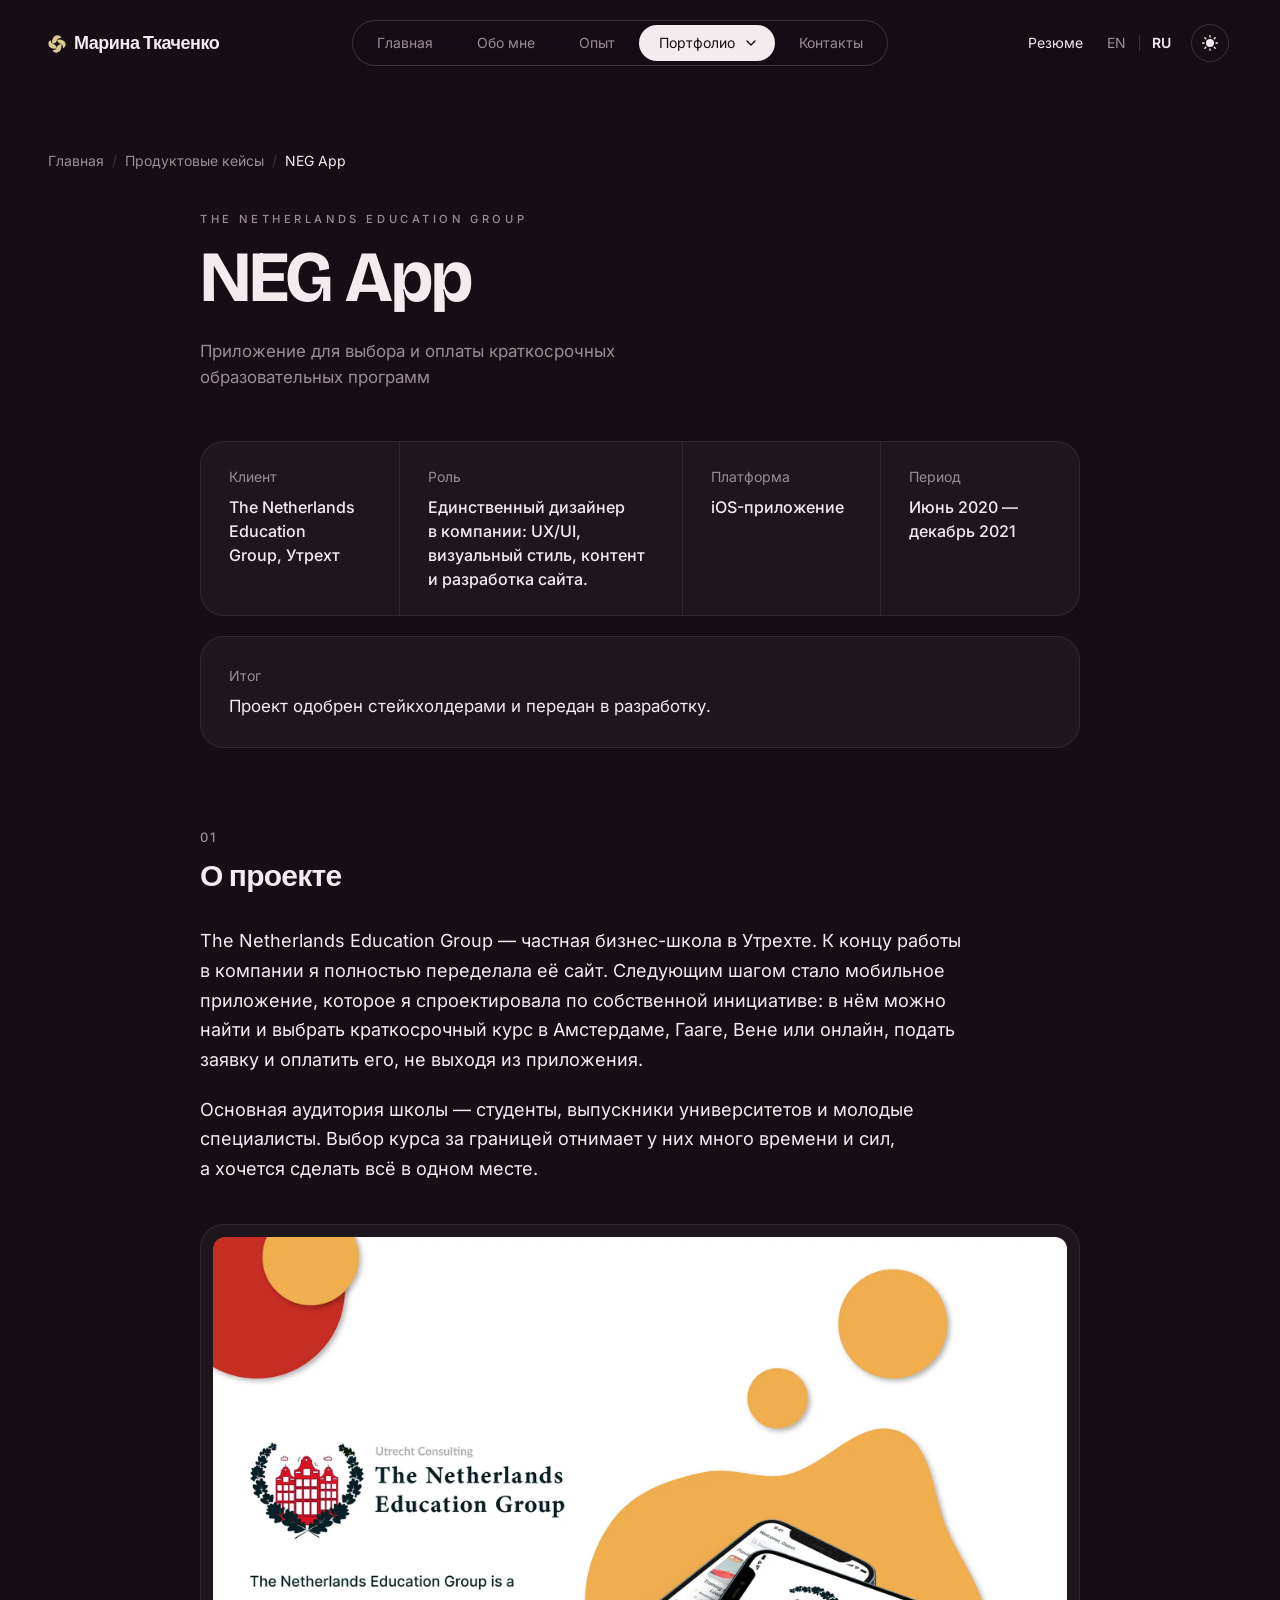
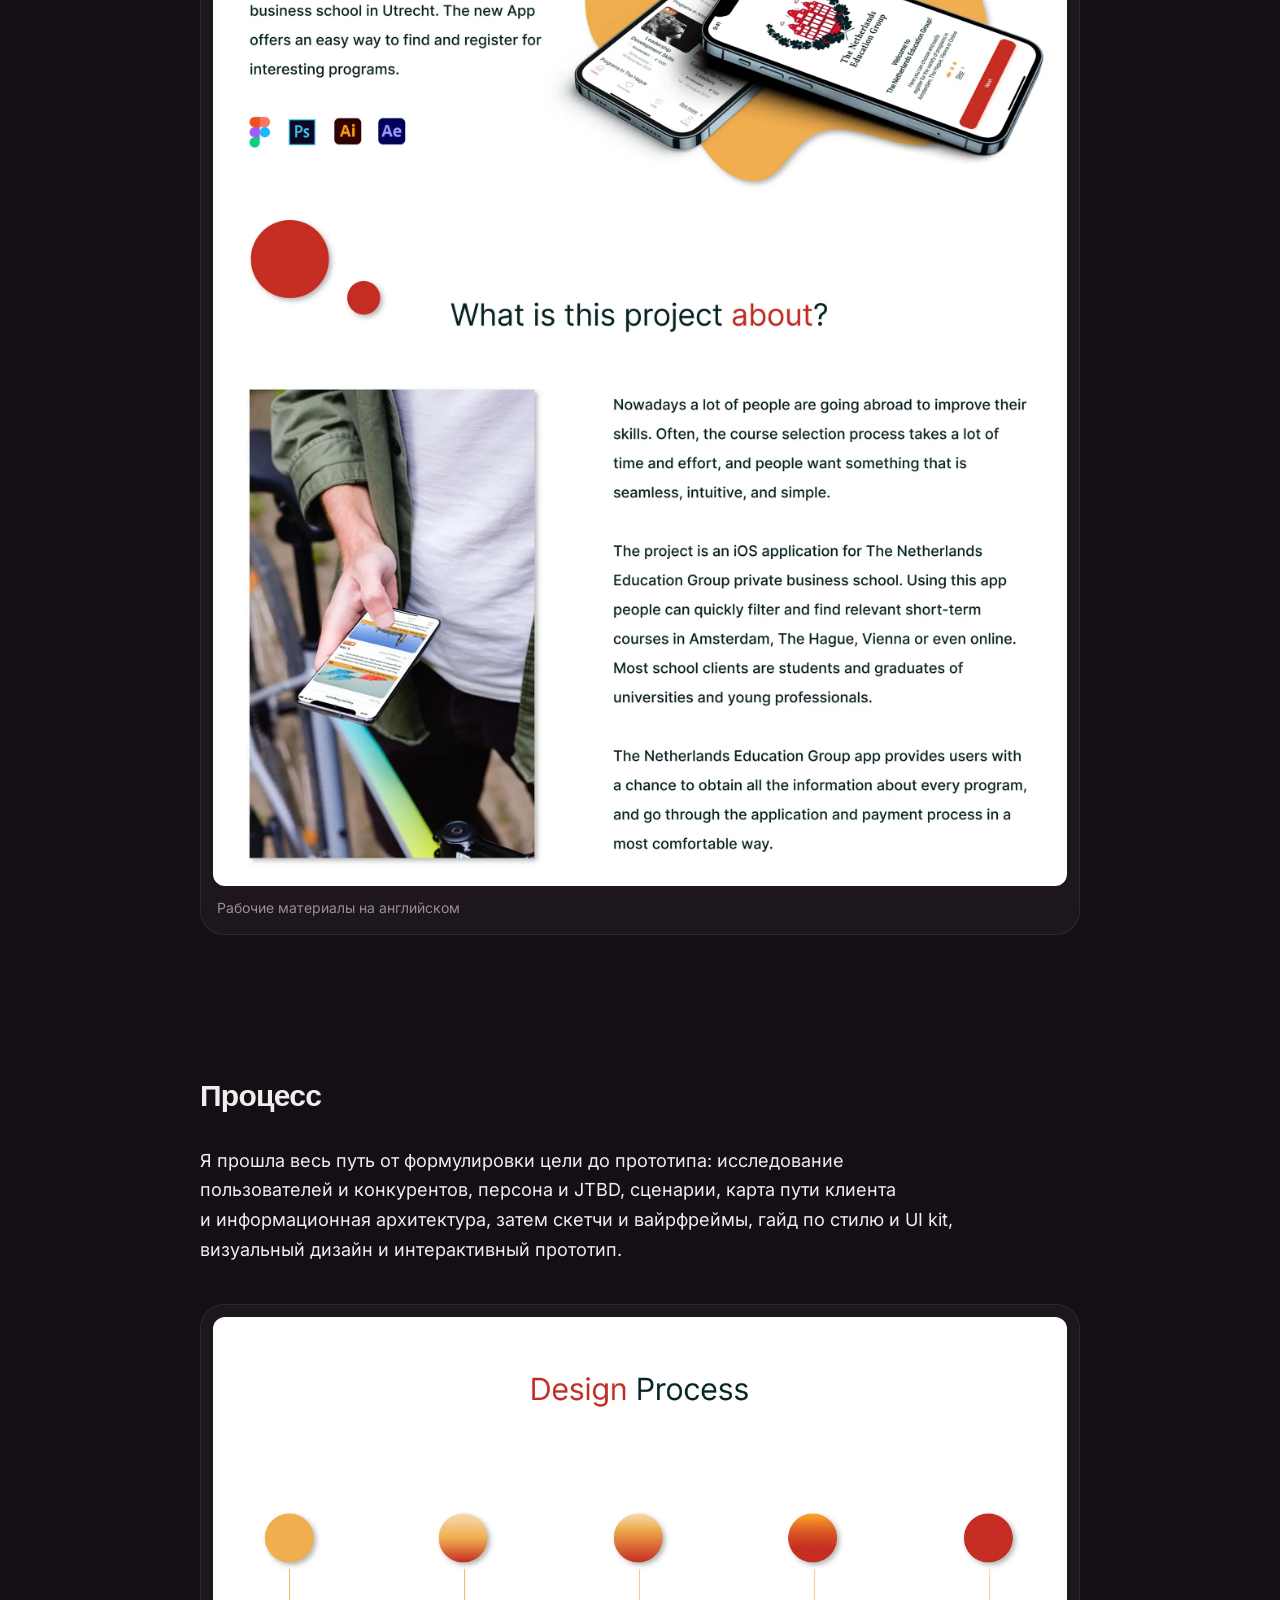
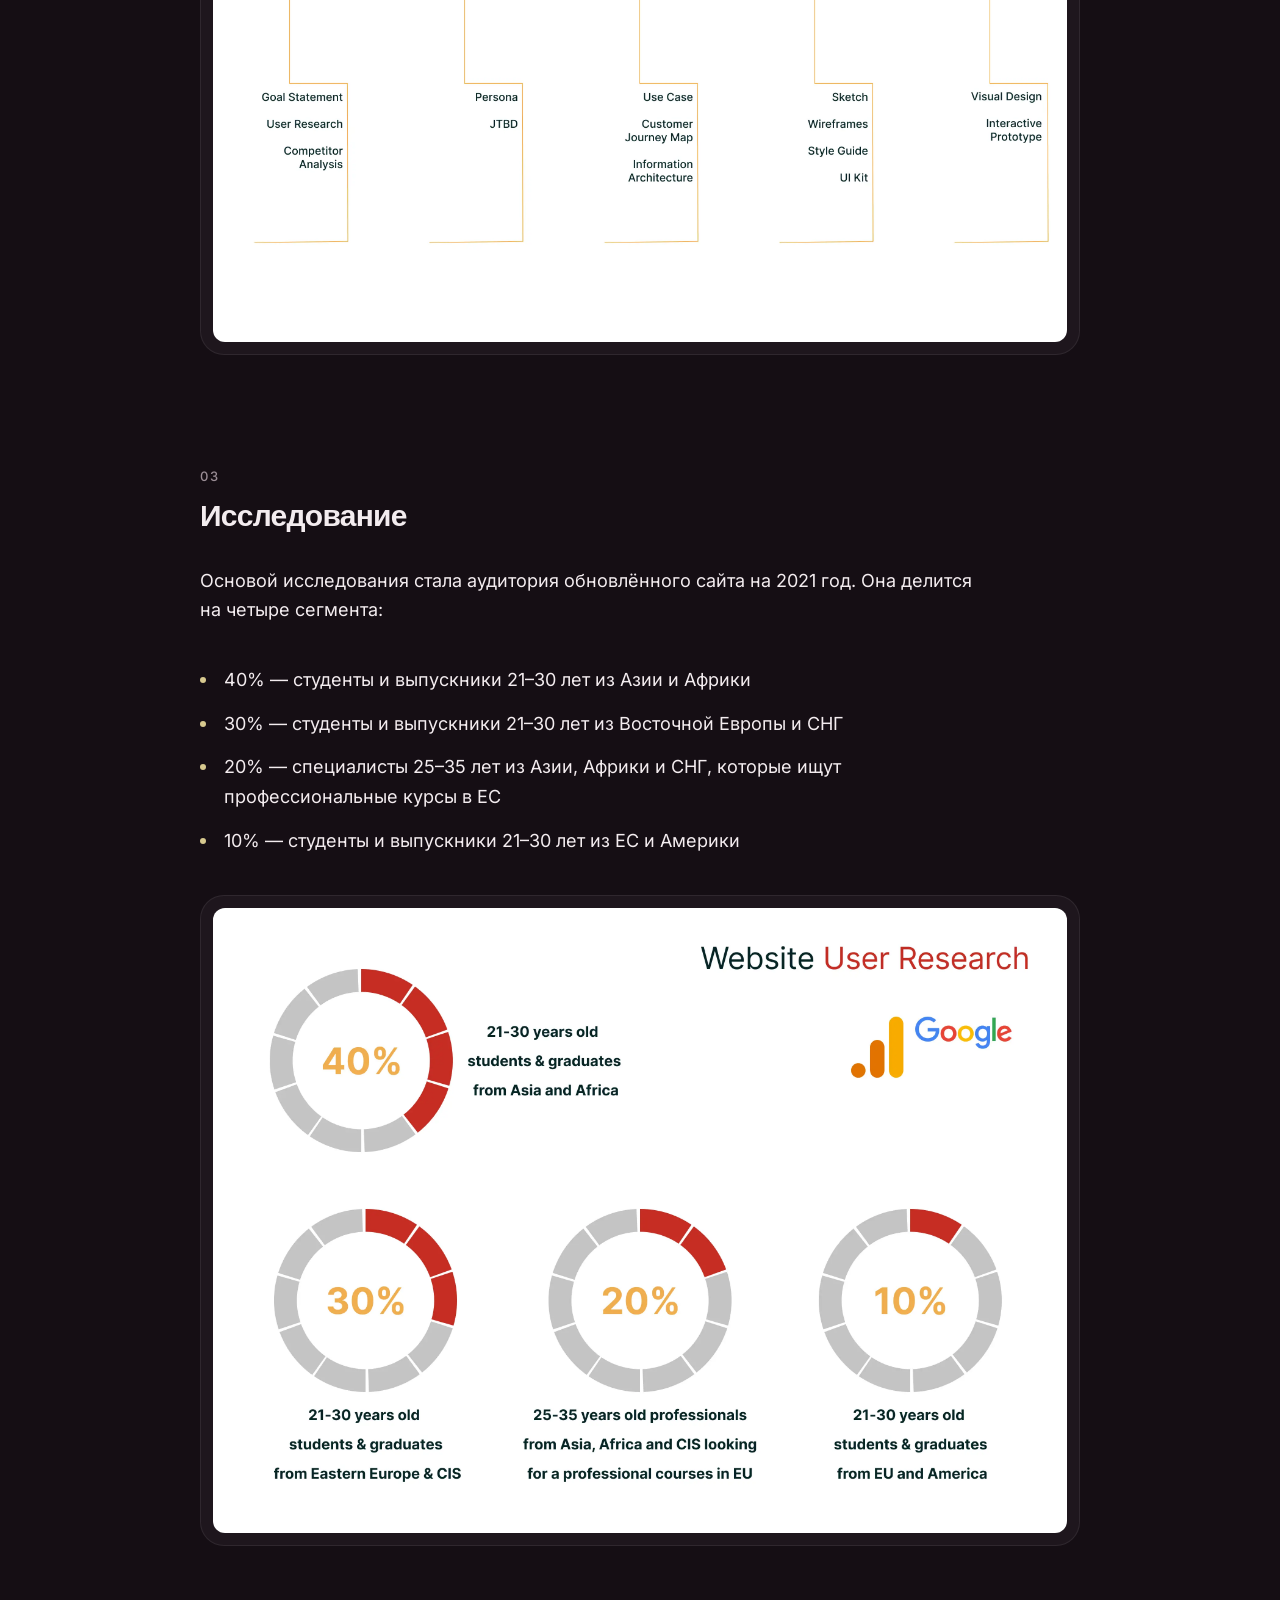
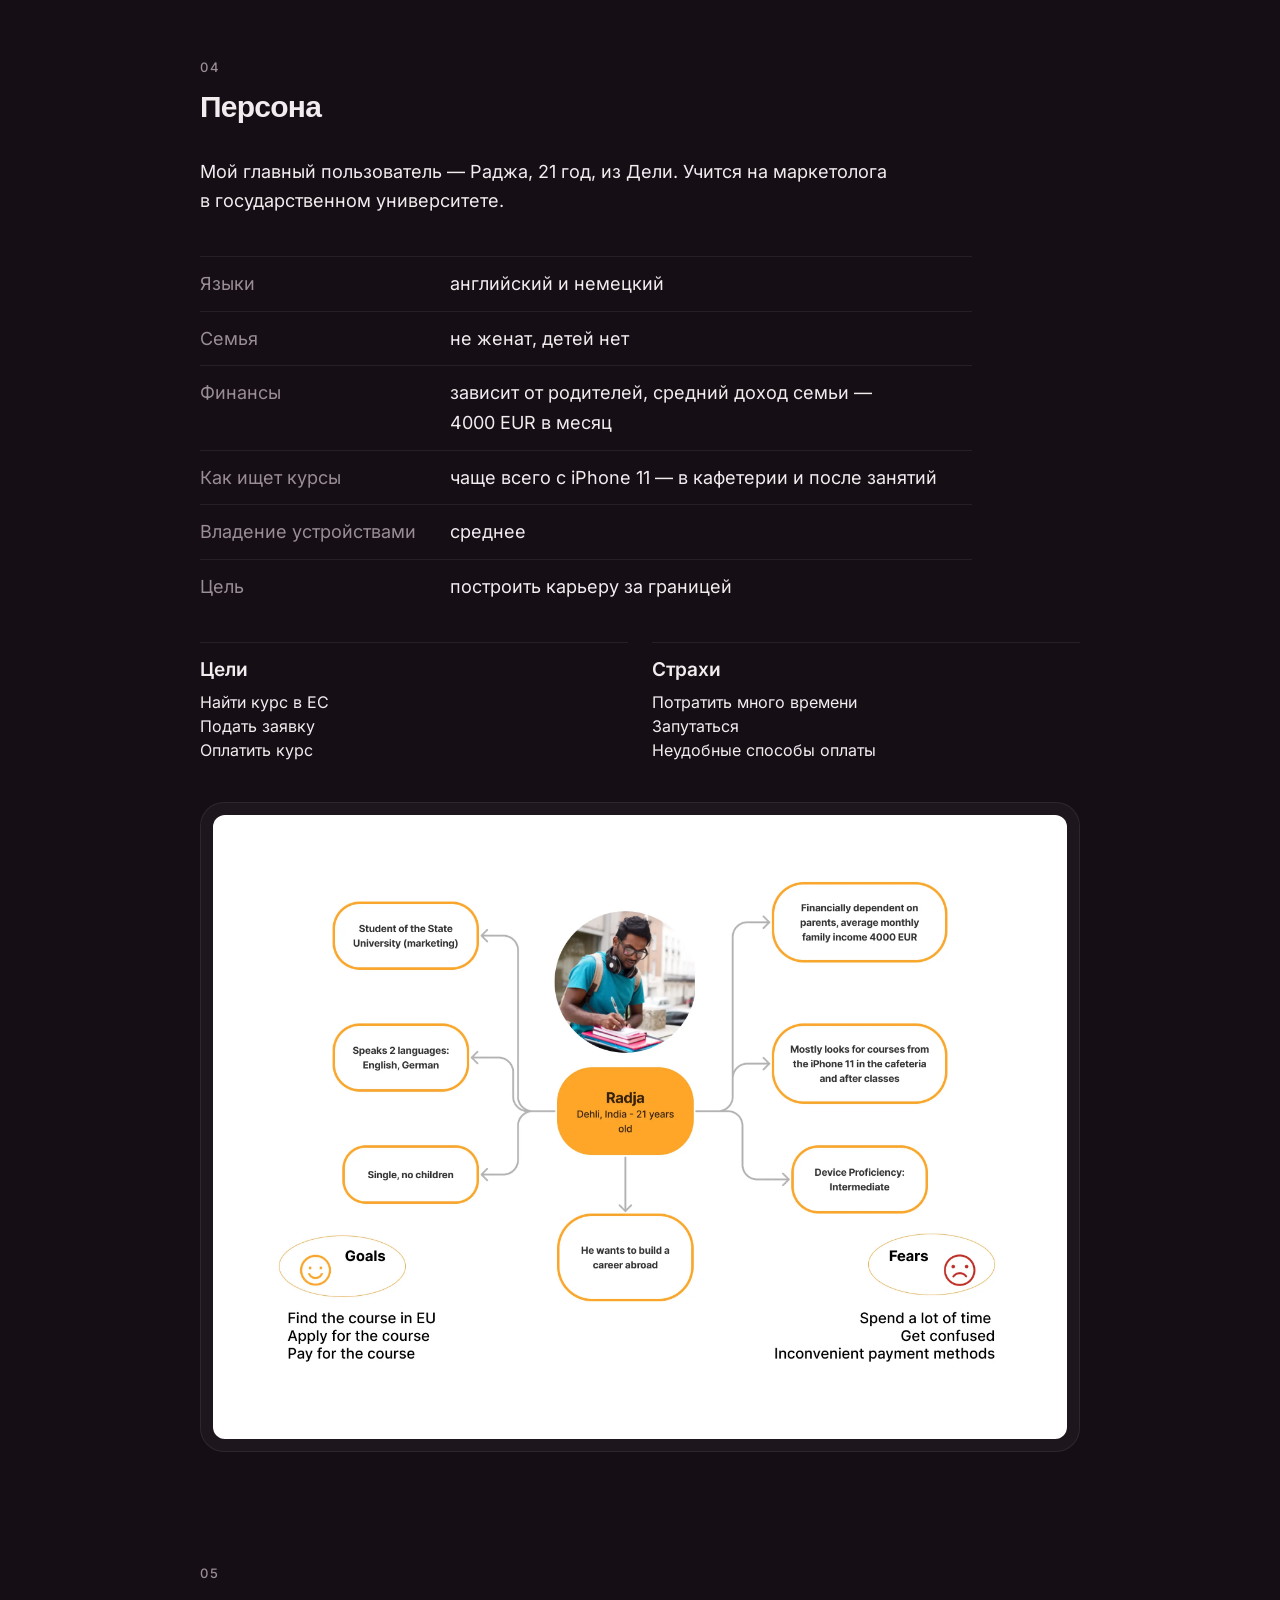
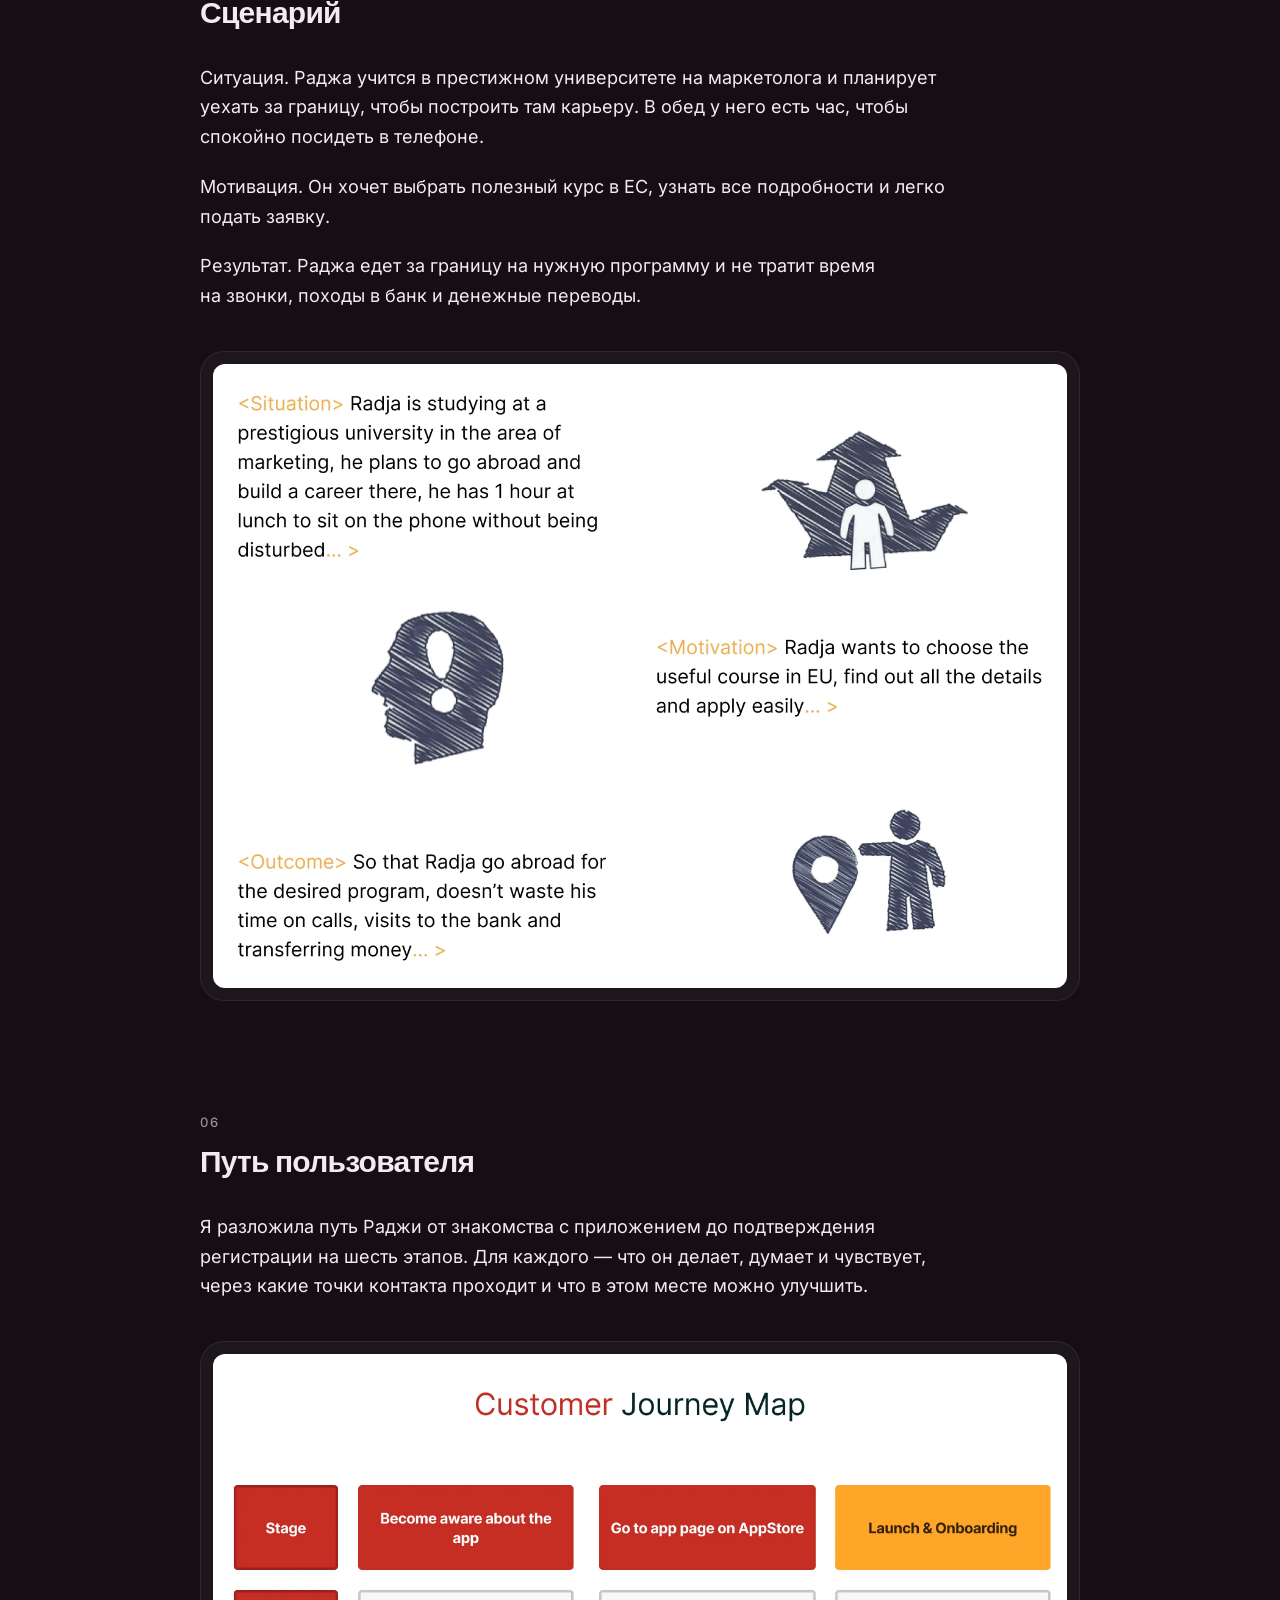
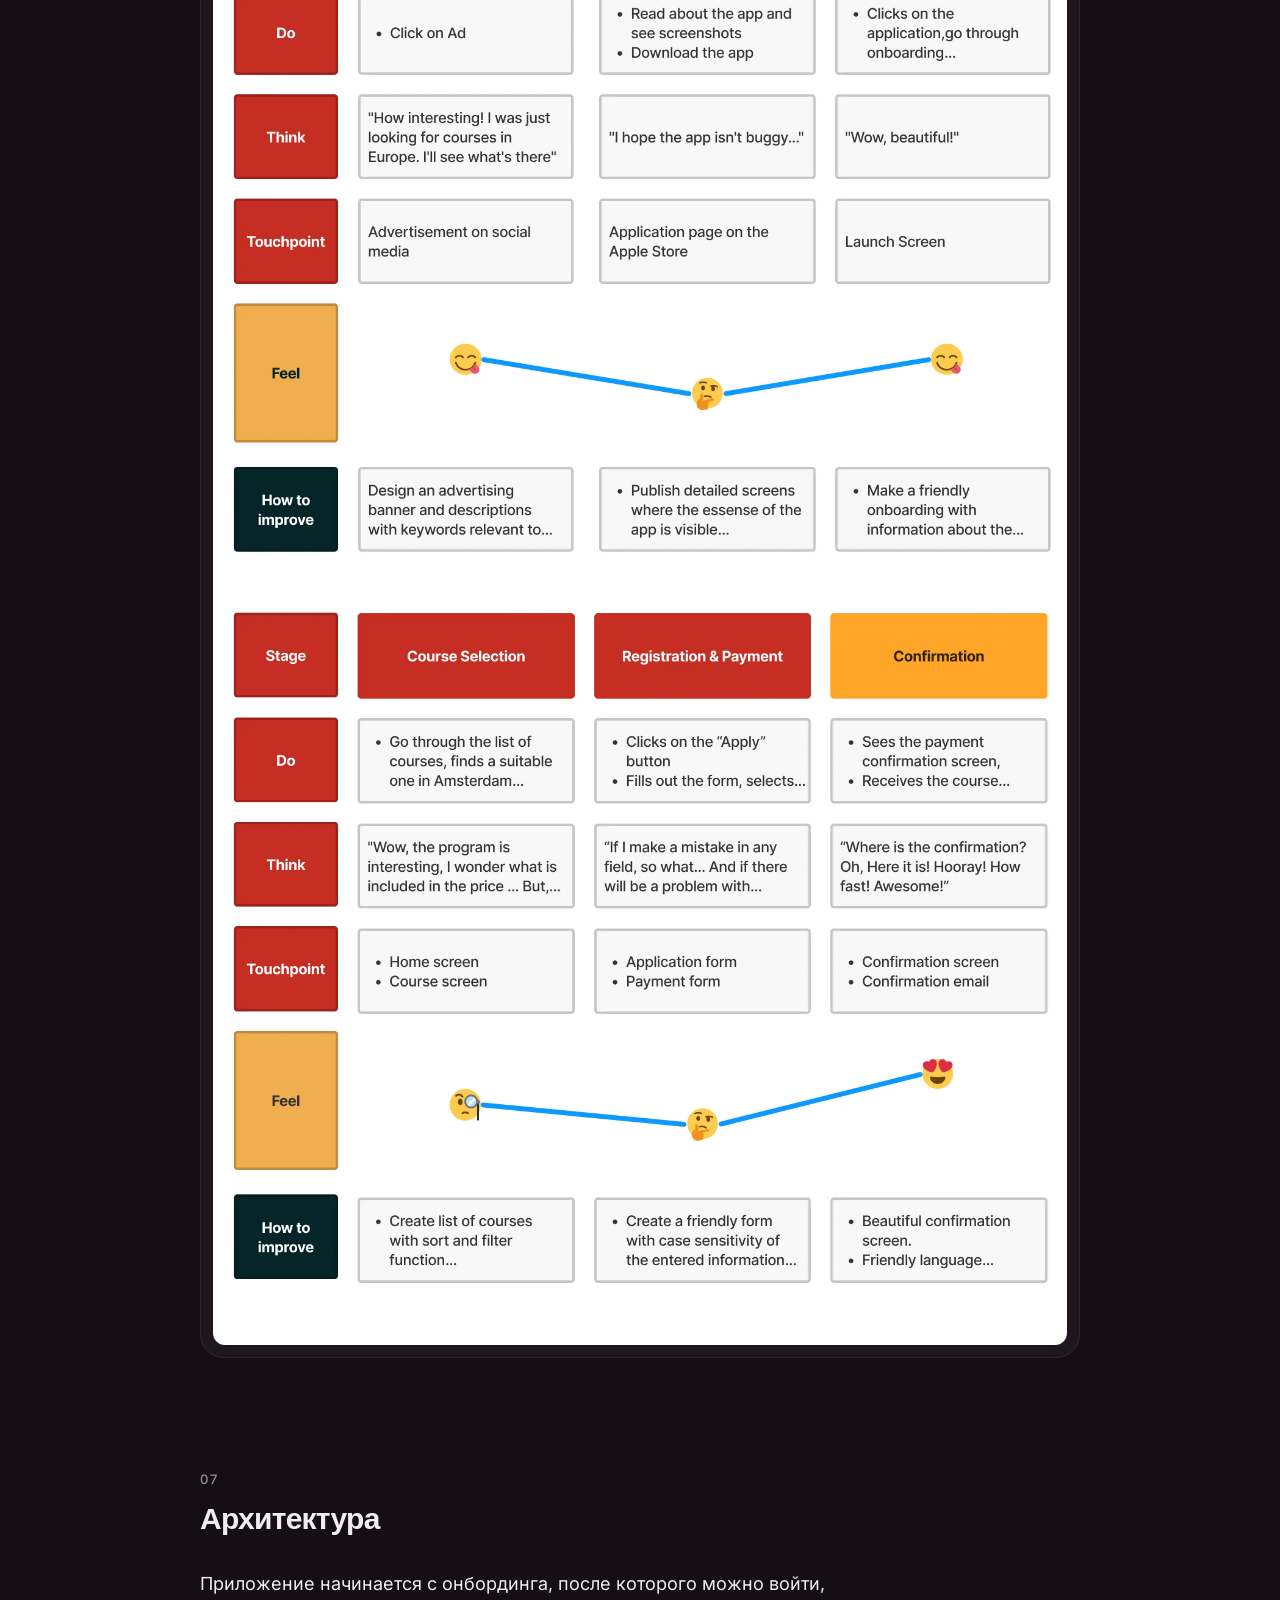
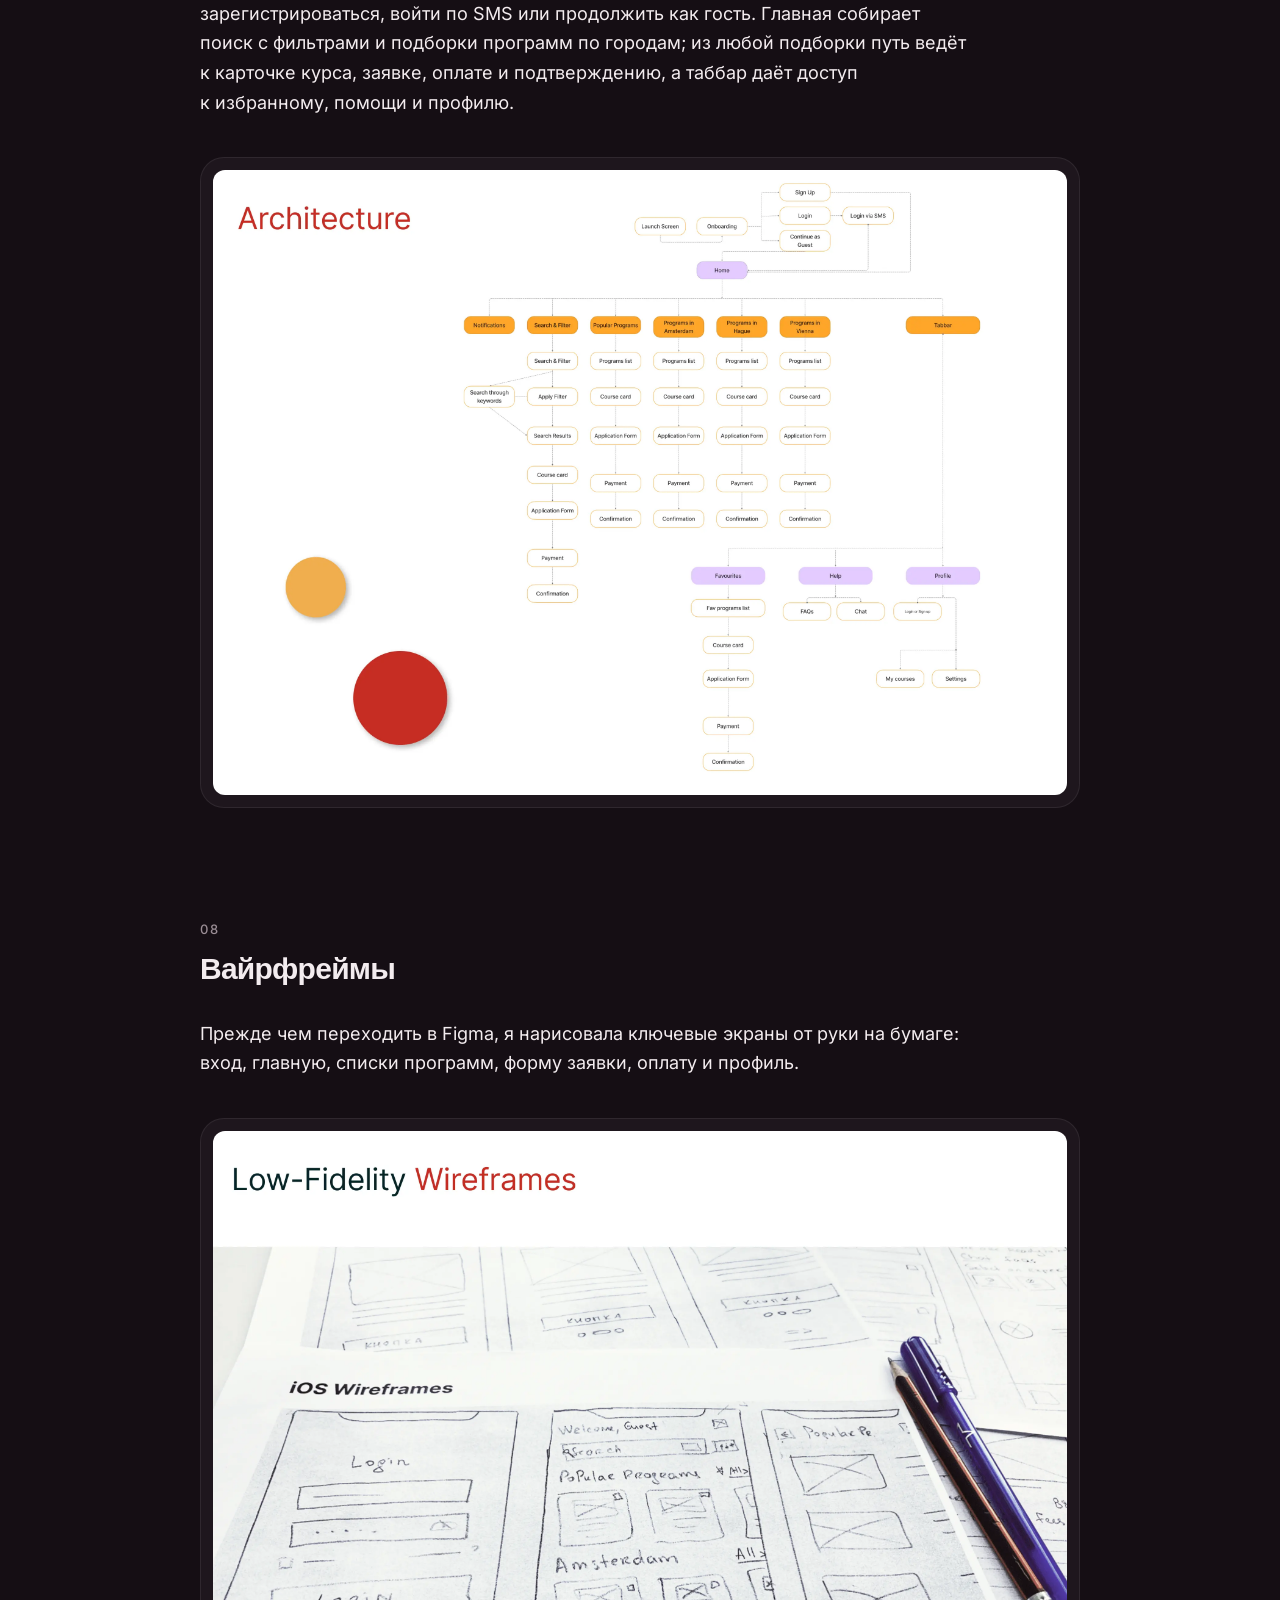
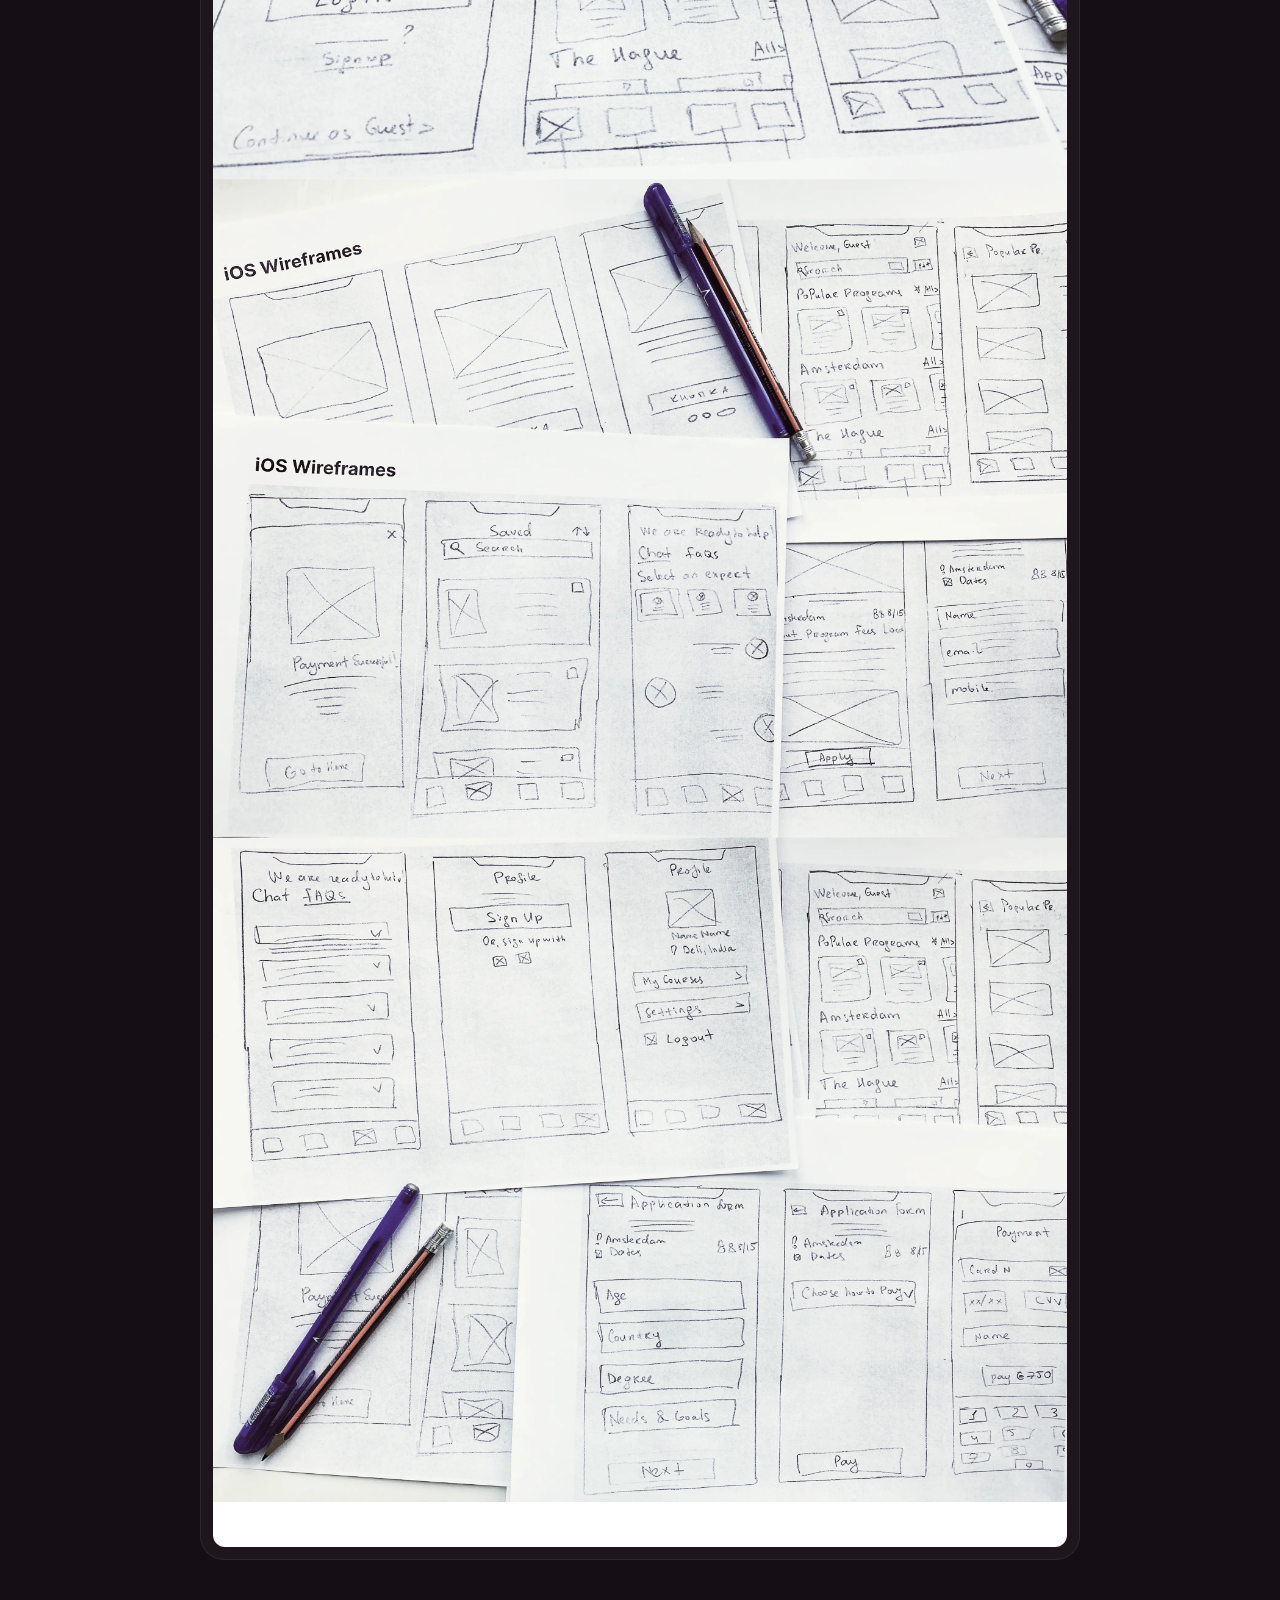
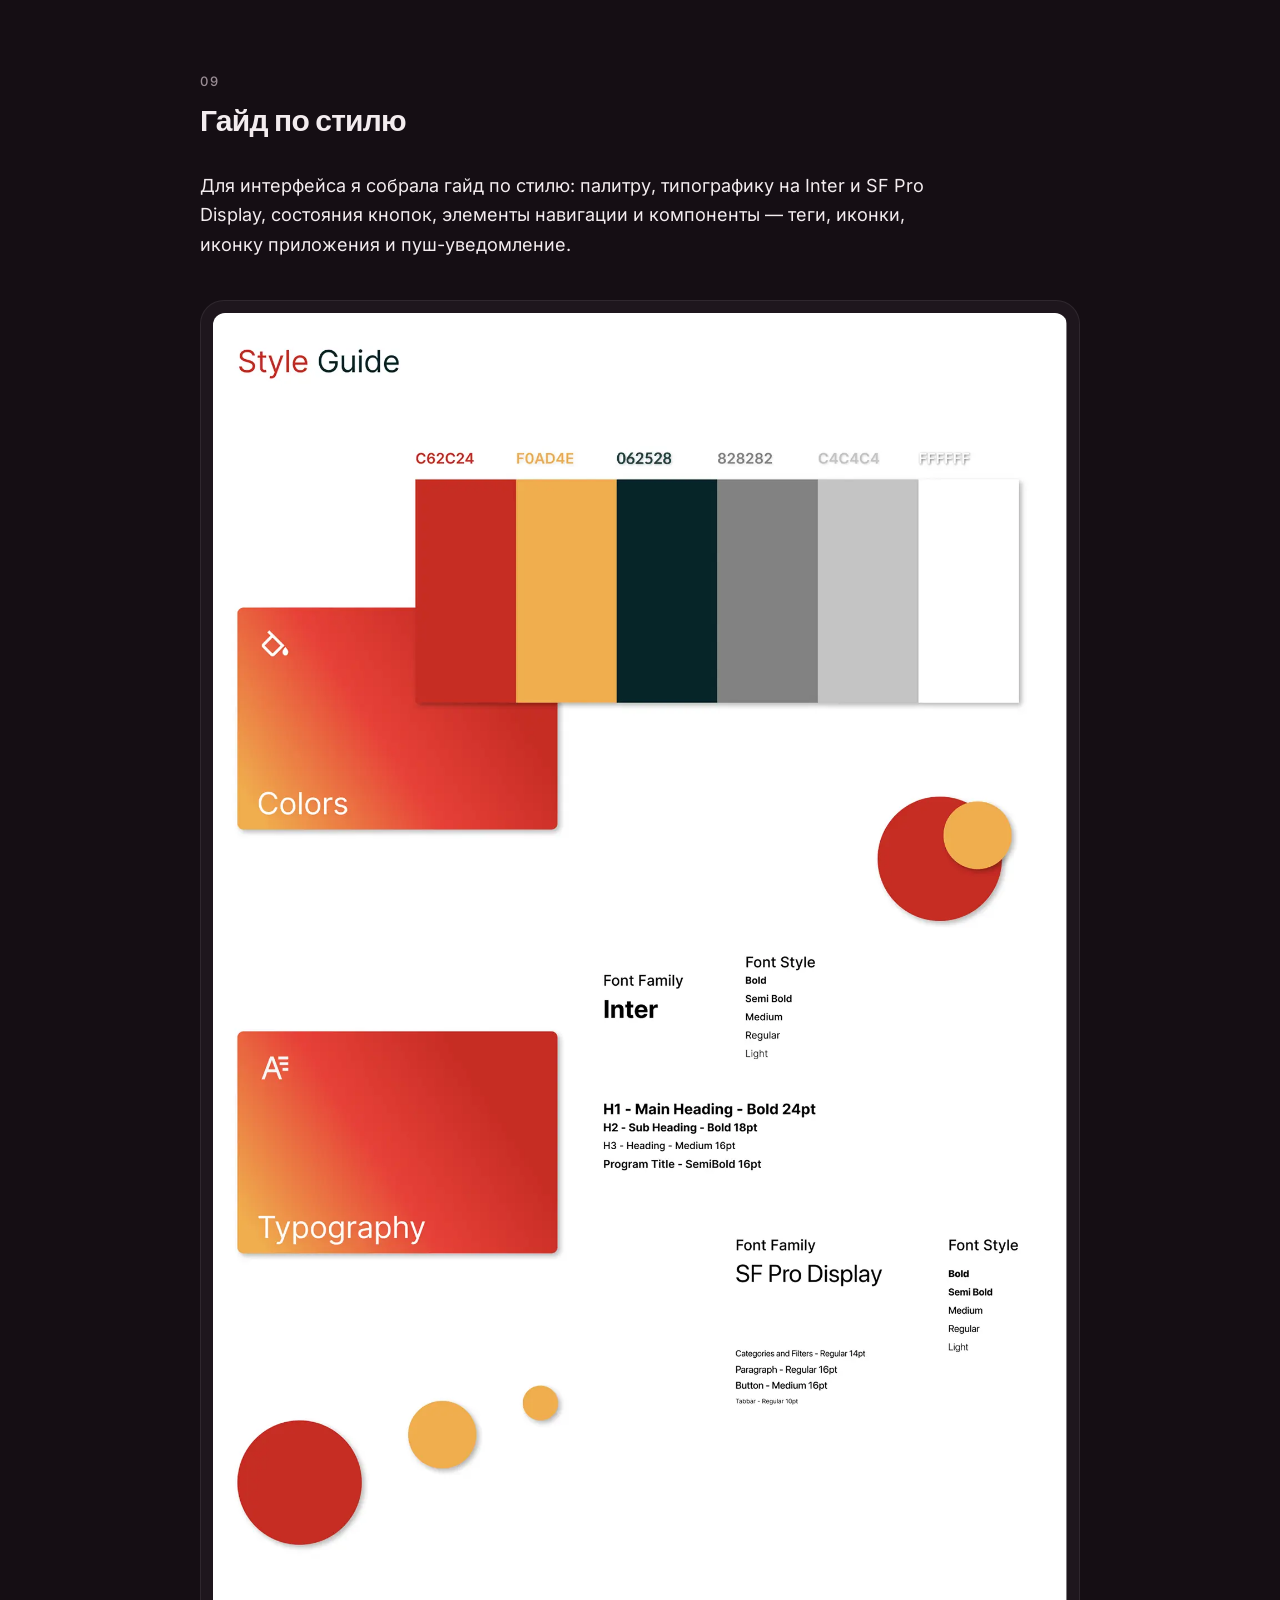
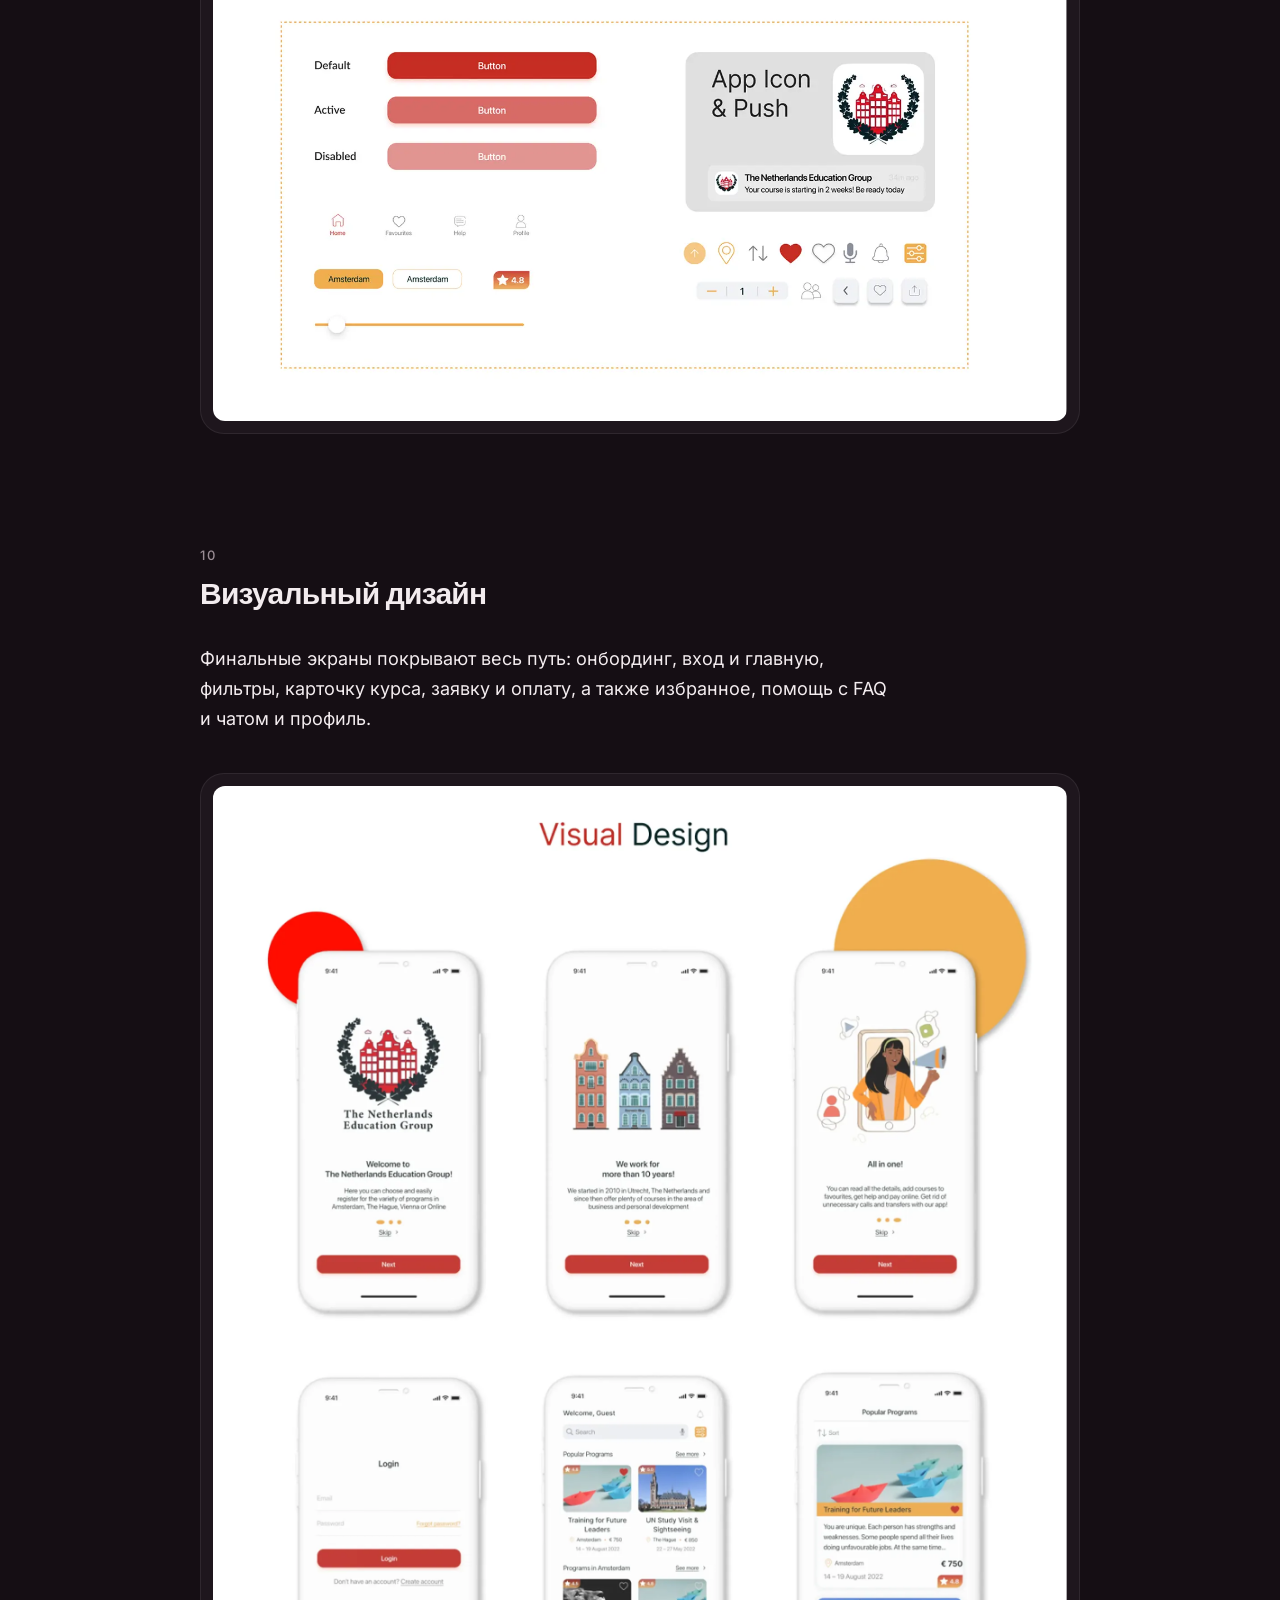
<file: cases/neg-app.html>
<!DOCTYPE html>
<html lang="en" data-theme="dark" data-root="../" data-page="case">
<head>
  <meta charset="UTF-8" />
  <meta name="viewport" content="width=device-width, initial-scale=1.0" />
  <link rel="icon" type="image/svg+xml" href="../favicon.svg" />
  <link rel="icon" href="../favicon.ico" sizes="32x32" />
  <link rel="icon" type="image/png" href="../icon-192.png" sizes="192x192" />
  <link rel="apple-touch-icon" href="../apple-touch-icon.png" />
  <link rel="manifest" href="../site.webmanifest" />
  <!-- title, description and og:* text follow the language (js/projects.js); the preview picture is fixed -->
  <title>NEG App — Marina Tkachenko</title>
  <meta name="description" content="I designed an iOS app for The Netherlands Education Group: find and choose a short-term course in Amsterdam, The Hague, Vienna or online, then apply and pay without leaving the app." />
  <link rel="canonical" href="https://marinatkachenko.com/cases/neg-app.html" />
  <meta property="og:type" content="article" />
  <meta property="og:url" content="https://marinatkachenko.com/cases/neg-app.html" />
  <meta property="og:title" content="NEG App — Marina Tkachenko" />
  <meta property="og:description" content="I designed an iOS app for The Netherlands Education Group: find and choose a short-term course in Amsterdam, The Hague, Vienna or online, then apply and pay without leaving the app." />
  <meta property="og:image" content="https://marinatkachenko.com/images/og/neg-app.jpg" />
  <meta property="og:image:width" content="1200" />
  <meta property="og:image:height" content="630" />
  <meta property="og:image:alt" content="NEG App: The Netherlands Education Group logo and the mobile app on two phones" />
  <meta name="twitter:card" content="summary_large_image" />
  <meta name="twitter:image" content="https://marinatkachenko.com/images/og/neg-app.jpg" />
  <meta property="og:locale" content="en_US" />

  <!-- Language and theme before first paint: the address, then the saved choice, then English and dark (same order as js/i18n.js) -->
  <meta name="color-scheme" content="dark" />
  <meta name="theme-color" content="#150E14" />
  <script>
    (function () {
      var root = document.documentElement, lang = null, theme = null;
      var query = new URLSearchParams(location.search).get('lang');
      var path = (location.pathname.match(/\/(en|ru)\/?$/) || [])[1];
      try { lang = localStorage.getItem('site-lang'); theme = localStorage.getItem('site-theme'); } catch (e) {}
      if (query === 'en' || query === 'ru') lang = query;
      if (path) lang = path;
      root.lang = lang === 'ru' ? 'ru' : 'en';
      if (theme !== 'light') return;
      root.dataset.theme = 'light';
      document.querySelector('meta[name="color-scheme"]').content = 'light';
      document.querySelector('meta[name="theme-color"]').content = '#F8F3F5';
    })();
  </script>

  <!-- Until the scripts at the end of the page have put in the language,
       drawn the cards and slides and (on the home page) placed an anchor,
       the page stays hidden, so the first frame shown is the finished one
       (js/main.js). Shown anyway after 1.5 s if a script fails. -->
  <script>
    (function () {
      var root = document.documentElement;
      root.classList.add('is-booting');
      setTimeout(function () { root.classList.remove('is-booting'); }, 1500);
    })();
  </script>

  <!-- page transitions: in place before the first frame (js/page-transition.js) -->
  <script src="../js/page-transition.js?v=20261127m"></script>
  <!-- first frame waits until the whole page is parsed (no element has this id),
       so a transition never starts on a half-read page; it is hidden by
       is-booting until then anyway -->
  <link rel="expect" href="#page-parsed" blocking="render" />

  <link rel="preload" href="../fonts/inter-latin-wght-normal.woff2" as="font" type="font/woff2" crossorigin />
  <link rel="preload" href="../fonts/bricolage-grotesque-latin-opsz-normal.woff2" as="font" type="font/woff2" crossorigin />
  <!-- Russian pages also need the Cyrillic body font -->
  <script>
    (function () {
      if (document.documentElement.lang !== 'ru') return;
      var font = document.createElement('link');
      font.rel = 'preload'; font.as = 'font'; font.type = 'font/woff2'; font.crossOrigin = '';
      font.href = '../fonts/inter-cyrillic-wght-normal.woff2';
      document.head.append(font);
    })();
  </script>

  <link rel="stylesheet" href="../css/tokens.css?v=20261127m" />
  <link rel="stylesheet" href="../css/style.css?v=20261127m" />
  <link rel="stylesheet" href="../css/case.css?v=20261127m" />
</head>
<body>

  <!--
    CASE PAGE TEMPLATE
    The layout is the same for every case. All texts and the list of images
    come from data/cases/<slug>.js (see the <script> at the bottom) — to make
    a new case, copy this file and change only that one path.
  -->

  <!-- ============ NAV (same as the home page, links lead back to it) ============ -->
  <header class="nav">
    <a href="../index.html" class="nav__name"><svg class="nav__mark" width="18" height="18" viewBox="0 0 512 512" fill="currentColor" aria-hidden="true" focusable="false"><path d="M257.304 10.1915C286.831 8.97307 315.187 13.3717 340.819 29.1034C362.001 42.1004 380.033 64.0647 386.084 88.6191C378.685 88.724 371.36 87.4991 363.799 87.6498C321.224 88.5007 281.397 103.267 259.425 142.651C254.765 151.007 251.762 158.628 247.705 167.15C239.773 183.812 231.827 197.342 218.742 210.534C198.245 231.199 168.315 238.995 140.32 241.71C134.675 242.257 126.518 241.805 120.603 241.834C137.478 251.984 150.284 256.57 168.344 263.577C204.808 277.725 237.194 308.13 241.391 349.287C242.178 357.005 241.925 364.802 241.929 372.6C255.633 344.597 267.995 313.66 291.28 292.082C312.119 272.777 339.035 264.661 366.793 265.362C371.84 265.491 376.73 266.078 381.807 266.416C350.628 246.698 320.092 242.556 293.558 215.022C275.928 196.73 263.443 168.166 263.228 142.642C271.411 138.688 279.946 135.533 288.722 133.222C337.521 120.563 389.269 128.035 432.654 154.003C465.258 173.569 488.9 205.437 498.421 242.645C505.795 272.598 501.841 302.699 485.936 329.151C472.956 350.734 451.607 370.402 426.994 376.589L425.632 376.877L424.887 376.325C424.603 373.078 425.416 369.318 425.637 365.926C428.077 328.569 417.072 292.679 385.81 269.534C385.55 282.782 386.236 297.01 385.55 310.139C383.63 346.989 378.019 384.172 361.193 417.183C342.127 455.098 308.812 483.613 268.779 496.299C239.7 505.499 202.267 503.903 175.488 489.029C151.81 475.88 139.029 457.122 131.321 431.72C151.652 432.575 179.363 427.229 197.541 417.845C213.697 409.505 233.798 390.886 240.976 373.734C226.933 380.632 211.966 385.401 196.556 387.877C149.301 395.272 104.751 386.545 64.4387 358.129C7.77163 318.19 -7.35406 237.488 31.8897 179.556C41.0081 166.095 61.6903 149.751 78.2703 147.397C77.4559 178.617 92.635 222.324 119.185 240.114C117.4 228.996 115.286 218.661 114.941 207.203C114.647 197.436 115.299 186.877 114.348 177.182C114.181 175.473 113.851 175.529 113.946 173.411C114.637 174.611 114.57 174.72 114.991 176.085C115.212 173.645 115.377 171.198 115.588 168.766C118.945 130.918 133.186 94.5216 157.096 65.1558C183.395 32.858 216.522 15.0824 257.304 10.1915Z"/></svg><span data-i18n="nav.name">Marina Tkachenko</span></a>

    <div class="nav__controls">
      <button class="theme-toggle icon-btn" type="button" aria-label="Switch theme">
        <svg class="sun-and-moon" viewBox="0 0 24 24" width="16" height="16" aria-hidden="true" focusable="false">
          <mask class="moon" id="theme-moon-bar"><rect x="0" y="0" width="100%" height="100%" fill="white"/><circle cx="24" cy="10" r="6" fill="black"/></mask>
          <circle class="sun" cx="12" cy="12" r="6" mask="url(#theme-moon-bar)" fill="currentColor"/>
          <g class="sun-beams" stroke="currentColor">
            <line x1="12" y1="1" x2="12" y2="3"/><line x1="12" y1="21" x2="12" y2="23"/><line x1="4.22" y1="4.22" x2="5.64" y2="5.64"/><line x1="18.36" y1="18.36" x2="19.78" y2="19.78"/>
            <line x1="1" y1="12" x2="3" y2="12"/><line x1="21" y1="12" x2="23" y2="12"/><line x1="4.22" y1="19.78" x2="5.64" y2="18.36"/><line x1="18.36" y1="5.64" x2="19.78" y2="4.22"/>
          </g>
        </svg>
      </button>
      <button class="nav__burger icon-btn" type="button" aria-label="Open menu" aria-expanded="false" aria-controls="site-menu" data-i18n-aria="nav.menuOpen">
        <svg class="nav__burger-icon" viewBox="0 0 32 32" aria-hidden="true" focusable="false"><path class="nav__burger-line nav__burger-line--outer" d="M27 10 13 10C10.8 10 9 8.2 9 6 9 3.5 10.8 2 13 2 15.2 2 17 3.8 17 6L17 26C17 28.2 18.8 30 21 30 23.2 30 25 28.2 25 26 25 23.8 23.2 22 21 22L7 22"/><path class="nav__burger-line" d="M7 16 27 16"/></svg>
      </button>
    </div>

    <!-- On screens up to 1100px this is the panel opened by the burger; wider, it adds no box of its own -->
    <div class="nav__panel" id="site-menu">
      <nav class="nav__menu" aria-label="Main">
        <ul class="nav__links">
          <li><a href="../index.html#home" data-i18n="nav.home">Home</a></li>
          <li><a href="../index.html#about" data-i18n="nav.about">About</a></li>
          <li><a href="../index.html#experience" data-i18n="nav.experience">Experience</a></li>
          <li class="nav__group">
            <a href="../index.html#projects" aria-current="page" data-i18n="nav.portfolio">Portfolio</a>
            <button class="nav__expand" type="button" aria-expanded="false" aria-controls="nav-projects" aria-label="Show projects menu" data-i18n-aria="nav.projectsMenu">
              <svg class="nav__chevron" viewBox="0 0 24 24" width="16" height="16" aria-hidden="true"><path d="m6 9 6 6 6-6" fill="none" stroke="currentColor" stroke-width="2" stroke-linecap="round" stroke-linejoin="round"/></svg>
            </button>
            <!-- compact header: the whole row opens the two items; wider, the link and the chevron above -->
            <button class="nav__toggle" type="button" aria-expanded="false" aria-controls="nav-projects"><span data-i18n="nav.portfolio">Portfolio</span><svg class="nav__chevron" viewBox="0 0 24 24" width="16" height="16" aria-hidden="true"><path d="m6 9 6 6 6-6" fill="none" stroke="currentColor" stroke-width="2" stroke-linecap="round" stroke-linejoin="round"/></svg></button>
            <ul class="nav__sub" id="nav-projects">
              <li><a href="../projects.html" data-i18n="nav.cases">Product case studies</a></li>
              <li><a href="../index.html#ai-projects" data-i18n="nav.ai">AI-Powered Projects</a></li>
            </ul>
          </li>
          <li><a href="../index.html#contact" data-i18n="nav.contact">Contact</a></li>
        </ul>
      </nav>

      <div class="nav__right">
        <a href="../files/MarinaTkachenkoCV_eng.pdf" target="_blank" rel="noopener" class="text-link" data-i18n="nav.resume" data-i18n-href="nav.resumeHref" data-i18n-aria="nav.resumeAria" aria-label="Resume (PDF, opens in a new tab)">Resume</a>
        <div class="lang-switch" role="group" aria-label="Language">
          <a class="lang-switch__opt" href="?lang=en" data-lang="en" hreflang="en" lang="en">EN</a>
          <span class="lang-switch__sep" aria-hidden="true"></span>
          <a class="lang-switch__opt" href="?lang=ru" data-lang="ru" hreflang="ru" lang="ru">RU</a>
        </div>
        <button class="theme-toggle icon-btn" type="button" aria-label="Switch theme">
          <svg class="sun-and-moon" viewBox="0 0 24 24" width="16" height="16" aria-hidden="true" focusable="false">
            <mask class="moon" id="theme-moon-menu"><rect x="0" y="0" width="100%" height="100%" fill="white"/><circle cx="24" cy="10" r="6" fill="black"/></mask>
            <circle class="sun" cx="12" cy="12" r="6" mask="url(#theme-moon-menu)" fill="currentColor"/>
            <g class="sun-beams" stroke="currentColor">
              <line x1="12" y1="1" x2="12" y2="3"/><line x1="12" y1="21" x2="12" y2="23"/><line x1="4.22" y1="4.22" x2="5.64" y2="5.64"/><line x1="18.36" y1="18.36" x2="19.78" y2="19.78"/>
              <line x1="1" y1="12" x2="3" y2="12"/><line x1="21" y1="12" x2="23" y2="12"/><line x1="4.22" y1="19.78" x2="5.64" y2="18.36"/><line x1="18.36" y1="5.64" x2="19.78" y2="4.22"/>
            </g>
          </svg>
        </button>
      </div>
    </div>
  </header>

  <!-- Breadcrumbs: one component for the catalogue and every case (js/projects.js
       fills it, css/style.css .crumbs places it on the catalogue's grid) -->
  <nav class="crumbs" aria-label="Breadcrumb" data-i18n-aria="crumbs.label" data-crumbs></nav>

  <main class="case">
    <!-- ============ INTRO ============ -->
    <header class="case-intro">
      <p class="label" data-case="eyebrow"></p>
      <h1 class="case-title" data-case="title"></h1>
      <p class="case-lead" data-case="lead"></p>
      <dl class="case-meta" data-case-list="meta" data-case-section="meta"></dl>
    </header>

    <!-- ============ COVER ============ -->
    <div class="case-cover" data-case-cover></div>

    <!-- ============ OVERVIEW ============
         Facts and outcome as cards, right under the cover (js/case.js, overview()) -->
    <div class="case-facts-host" data-case-facts></div>

    <!-- ============ STORY (label + heading | text, one row per item) ============ -->
    <section class="case-story" data-case-list="sections" data-case-section="sections" aria-label="Case story"></section>

    <!-- ============ SLIDES ============ -->
    <section class="case-gallery" data-case-section="slides">
      <ol class="case-gallery__list" data-case-list="slides"></ol>
    </section>

    <!-- ============ RESULTS ============ -->
    <section class="case-results" data-case-section="results">
      <p class="label" data-i18n="case.results">Results</p>
      <ul class="case-results__grid" data-case-list="results"></ul>
    </section>

    <!-- ============ NEXT ============
         One link to the next ready project from data/projects.js (after the
         last one — the first). Hidden while this is the only one. -->
    <section class="case-next" data-project-next-section>
      <a class="case-next__link" href="#" data-project-next>
        <span class="case-next__text">
          <span class="case-next__label" data-i18n="case.next">Next project</span>
          <span class="case-next__title" data-project-next-title></span>
        </span>
        <svg class="case-next__arrow" viewBox="0 0 32 32" width="32" height="32" aria-hidden="true"><path d="M5 16h21M18 8l8 8-8 8"/></svg>
      </a>
    </section>
  </main>

  <!-- ============ FOOTER ============ -->
  <footer class="site-footer">
    <div class="site-footer__inner">
      <p data-i18n="footer.copy">© 2026 Marina Tkachenko</p>
      <p class="site-footer__built"><span data-i18n="footer.built">Designed &amp; built with</span> <svg class="icon icon--heart" viewBox="0 0 24 24" aria-label="love" data-i18n-aria="footer.love" role="img"><path d="M12 20s-7-4.4-7-10a4 4 0 0 1 7-2.6A4 4 0 0 1 19 10c0 5.6-7 10-7 10z"/></svg></p>
    </div>
  </footer>

  <script src="../data/content.js?v=20261127m"></script>
  <script src="../data/projects.js?v=20261127m"></script>
  <!-- ▼ the only line that changes from case to case -->
  <script src="../data/cases/neg-app.js?v=20261127m"></script>
  <script src="../js/case.js?v=20261127m"></script>
  <script src="../js/projects.js?v=20261127m"></script>
  <script src="../js/i18n.js?v=20261127m"></script>
  <script src="../js/main.js?v=20261127m"></script>
  <script src="../js/reveal.js?v=20261127m"></script>
</body>
</html>
</file>
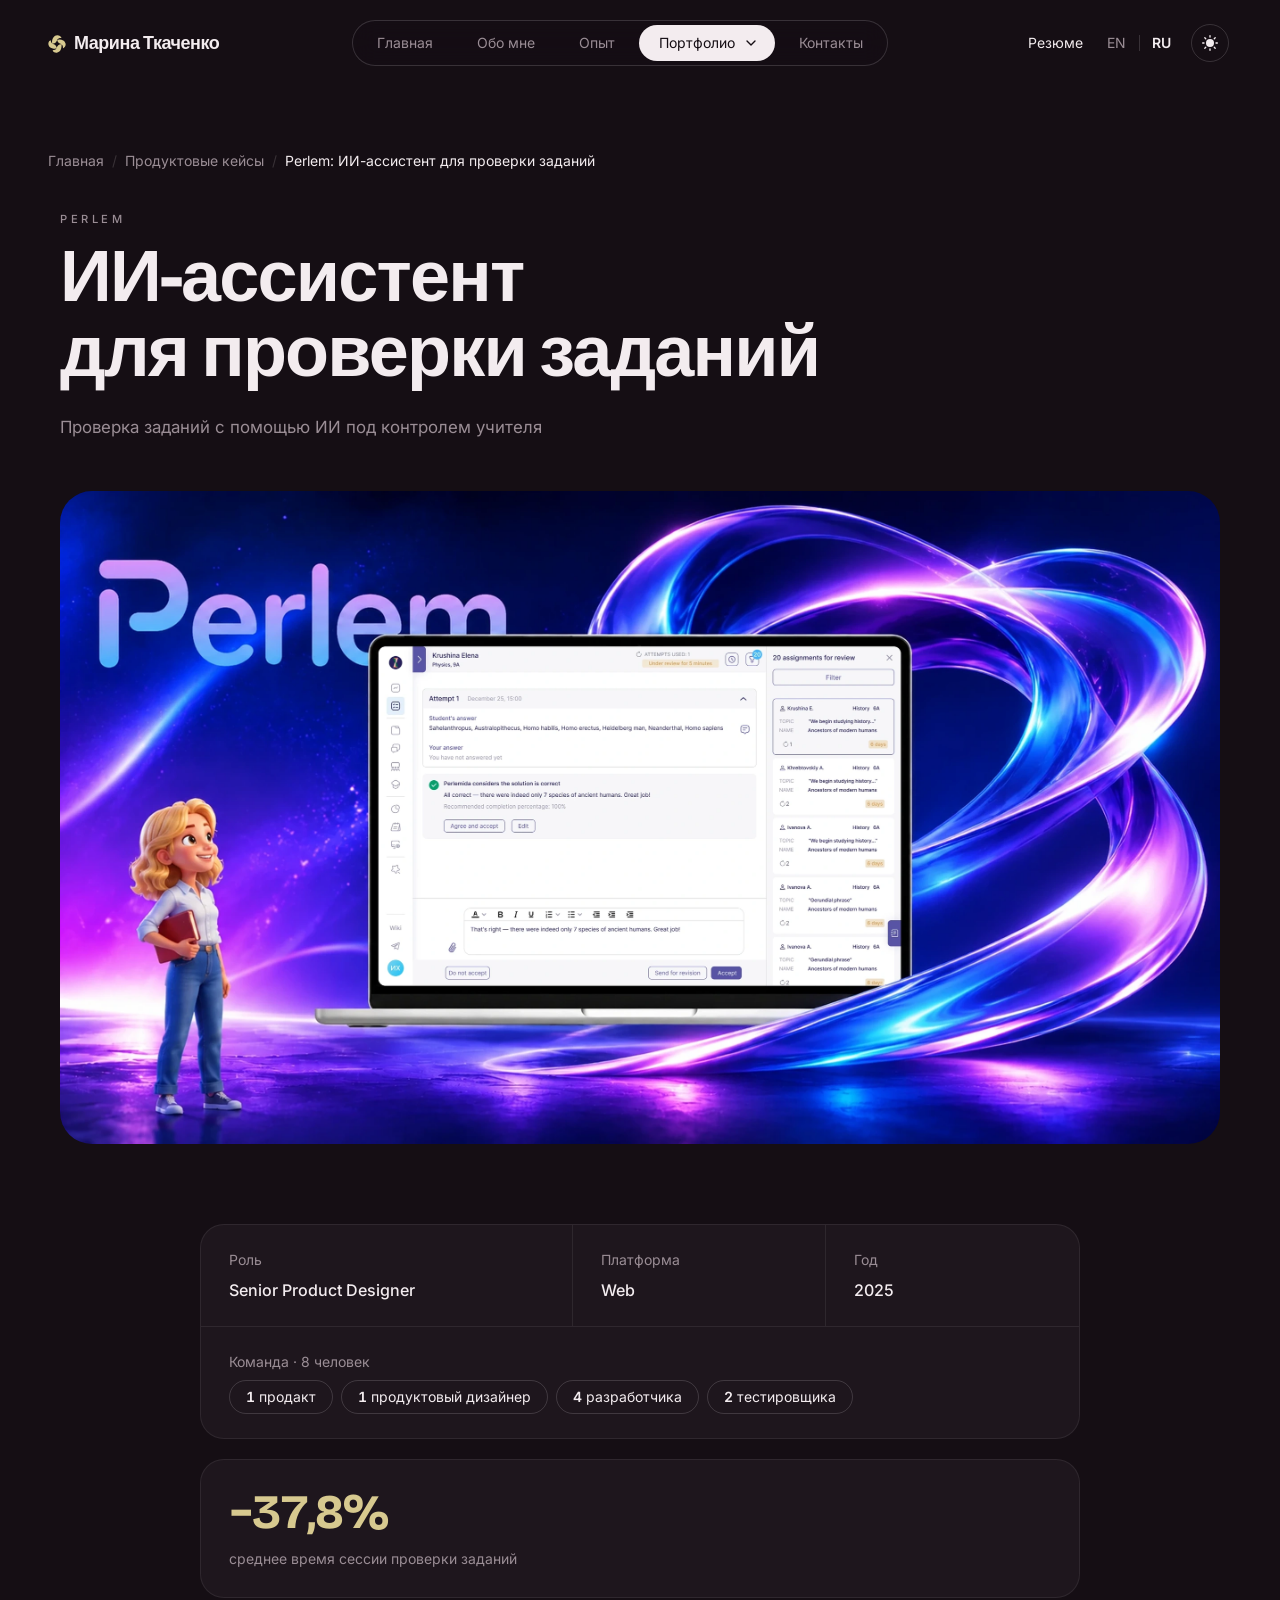
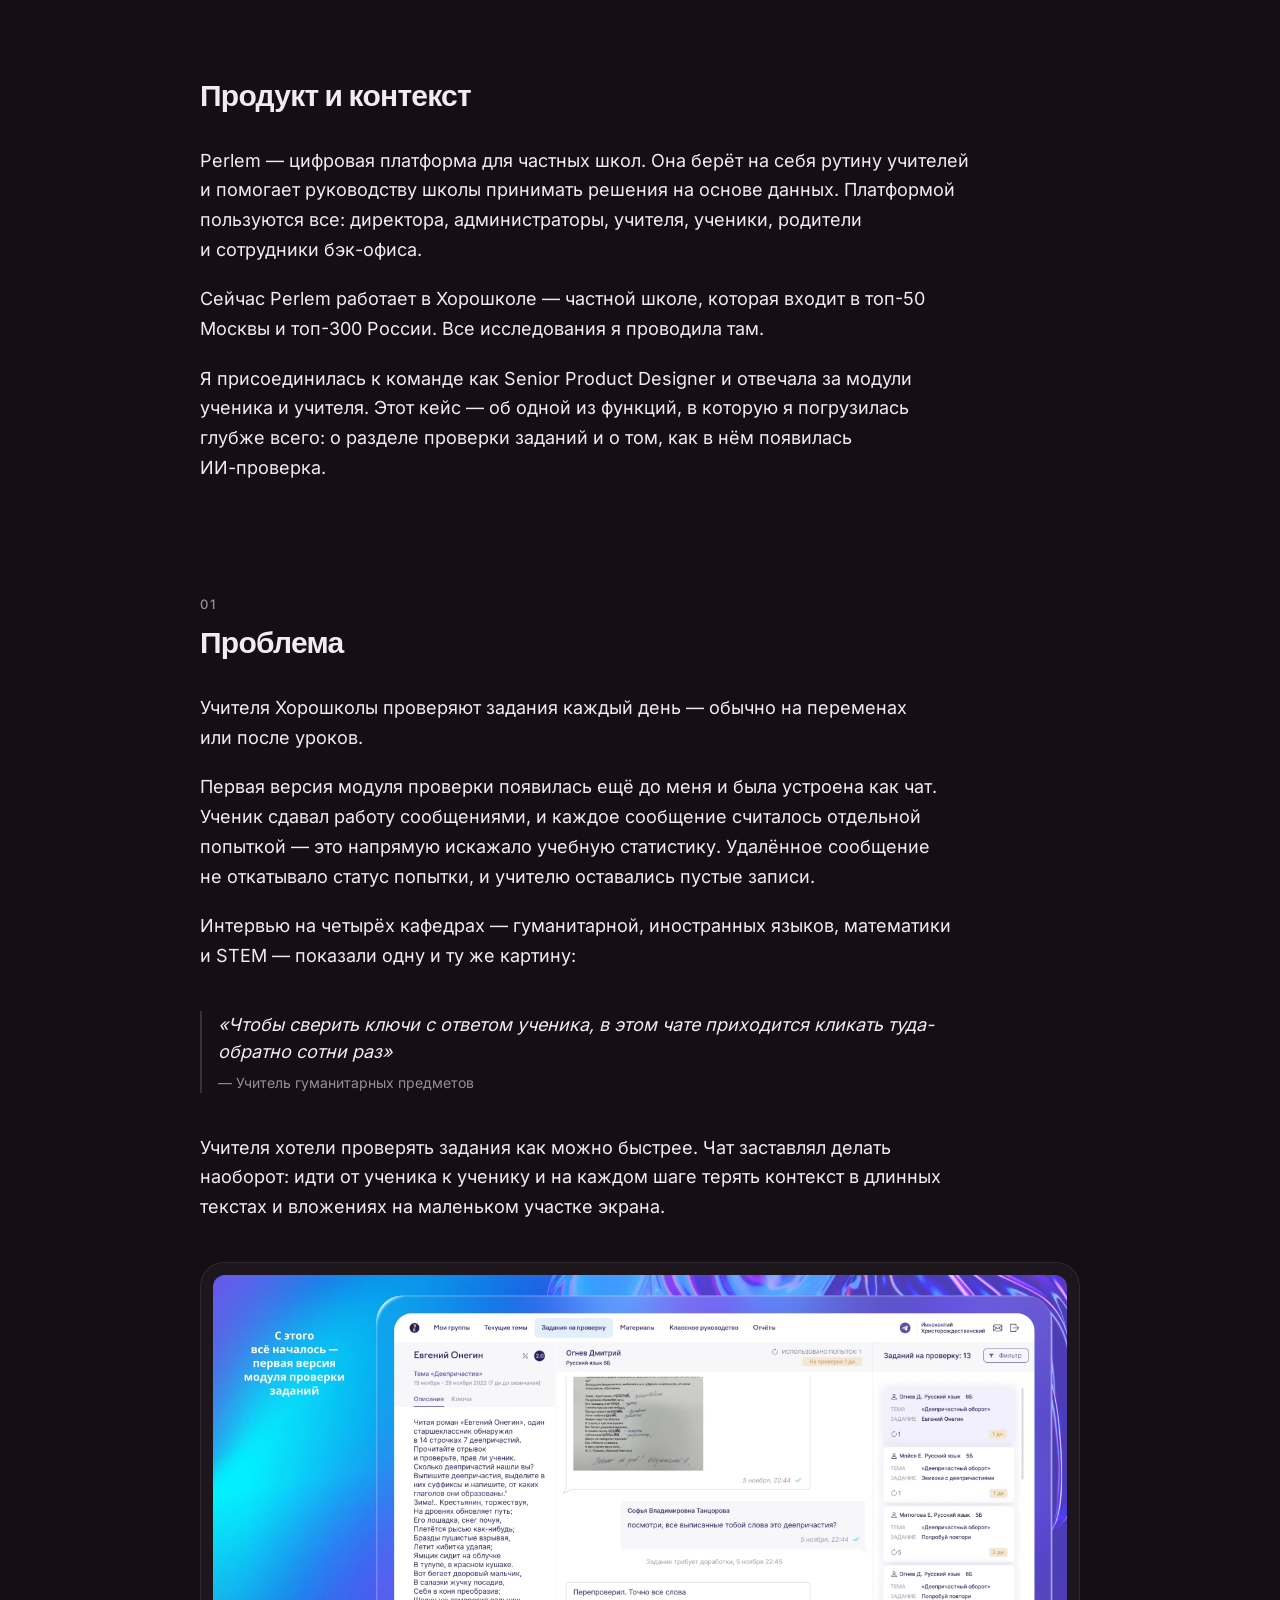
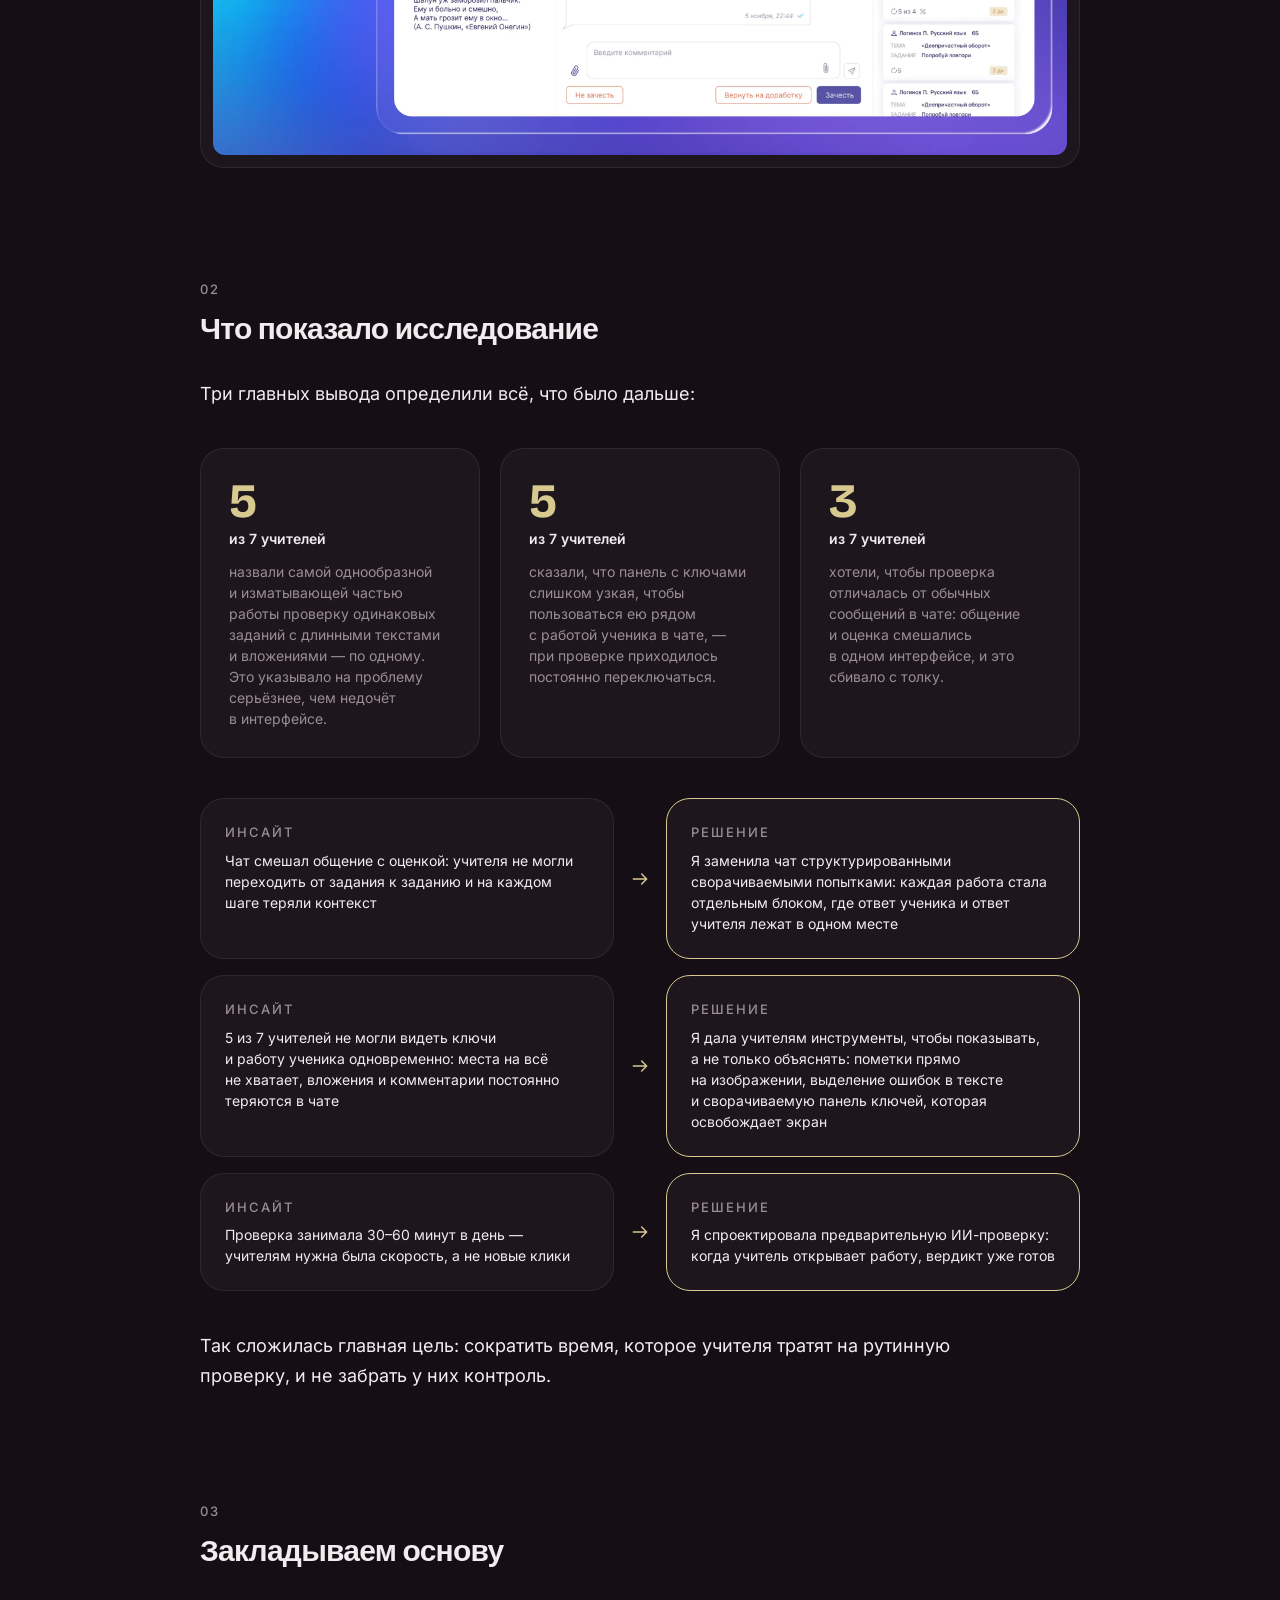
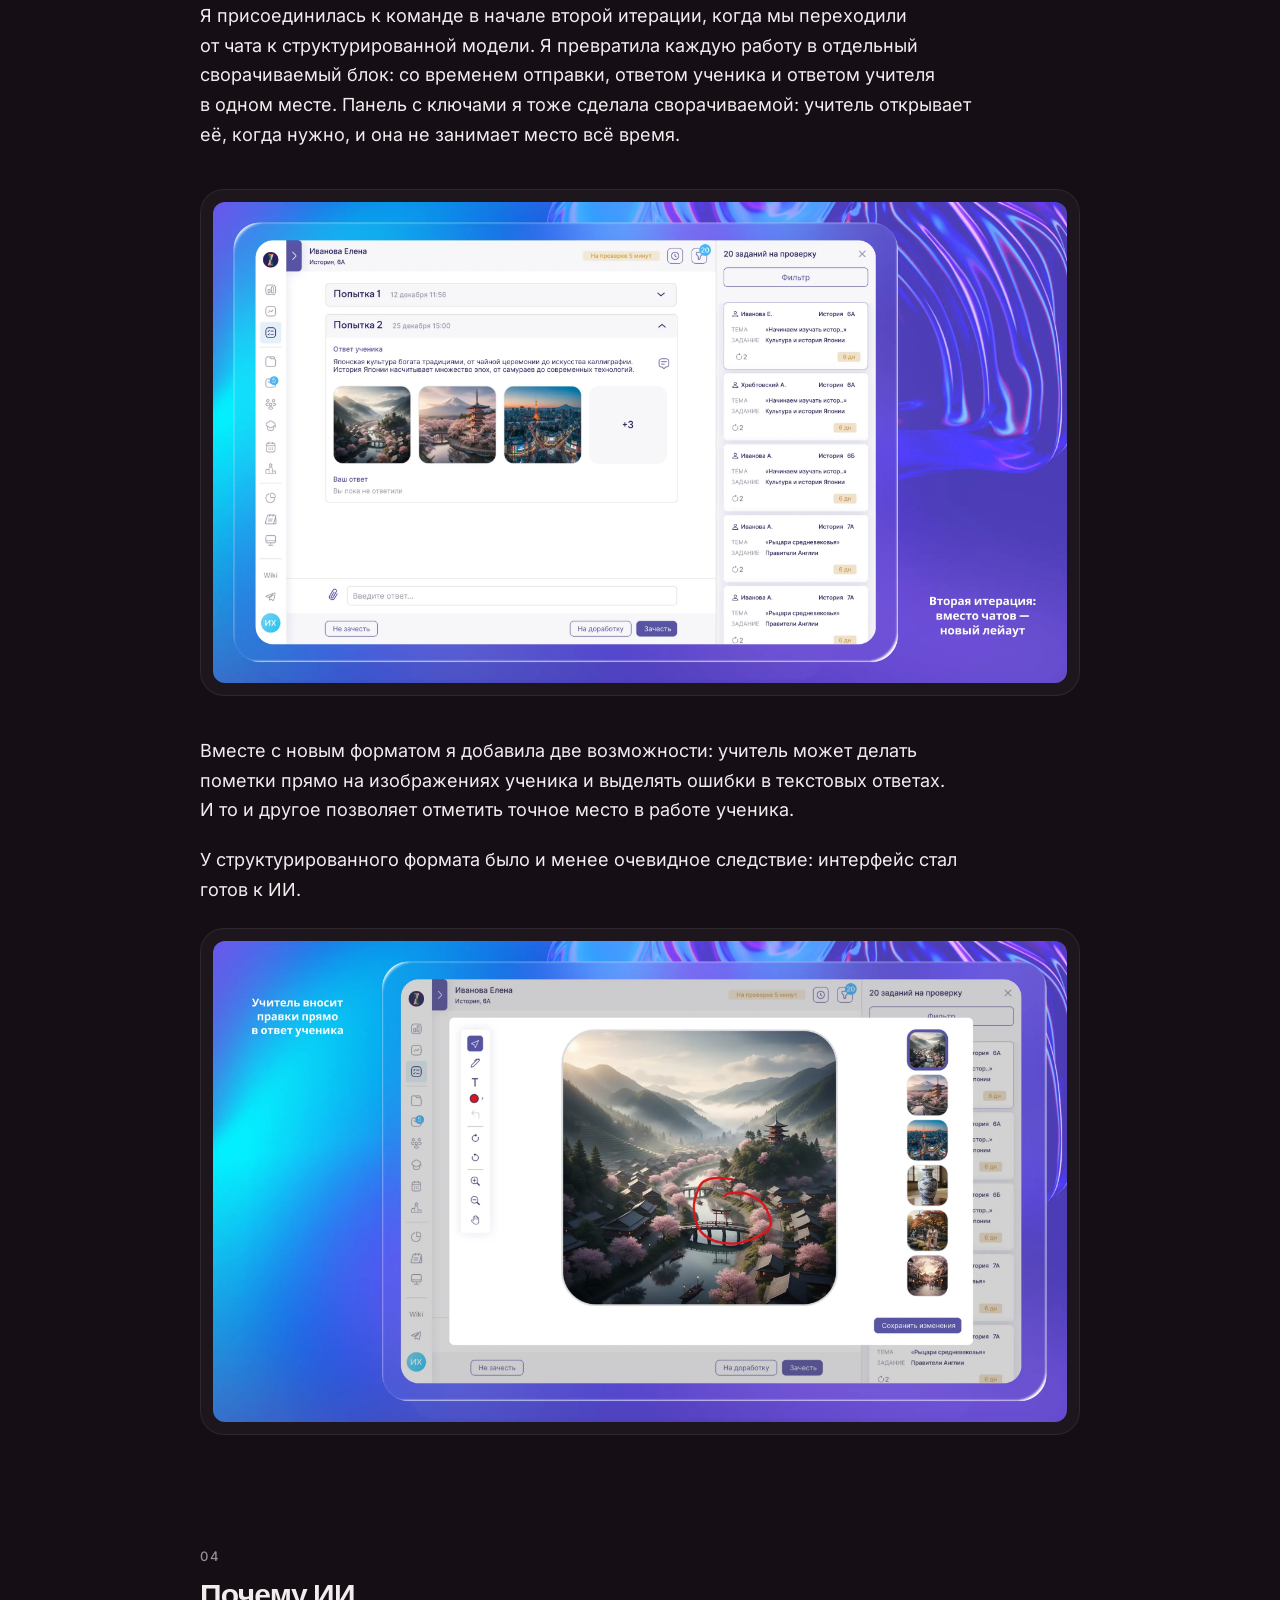
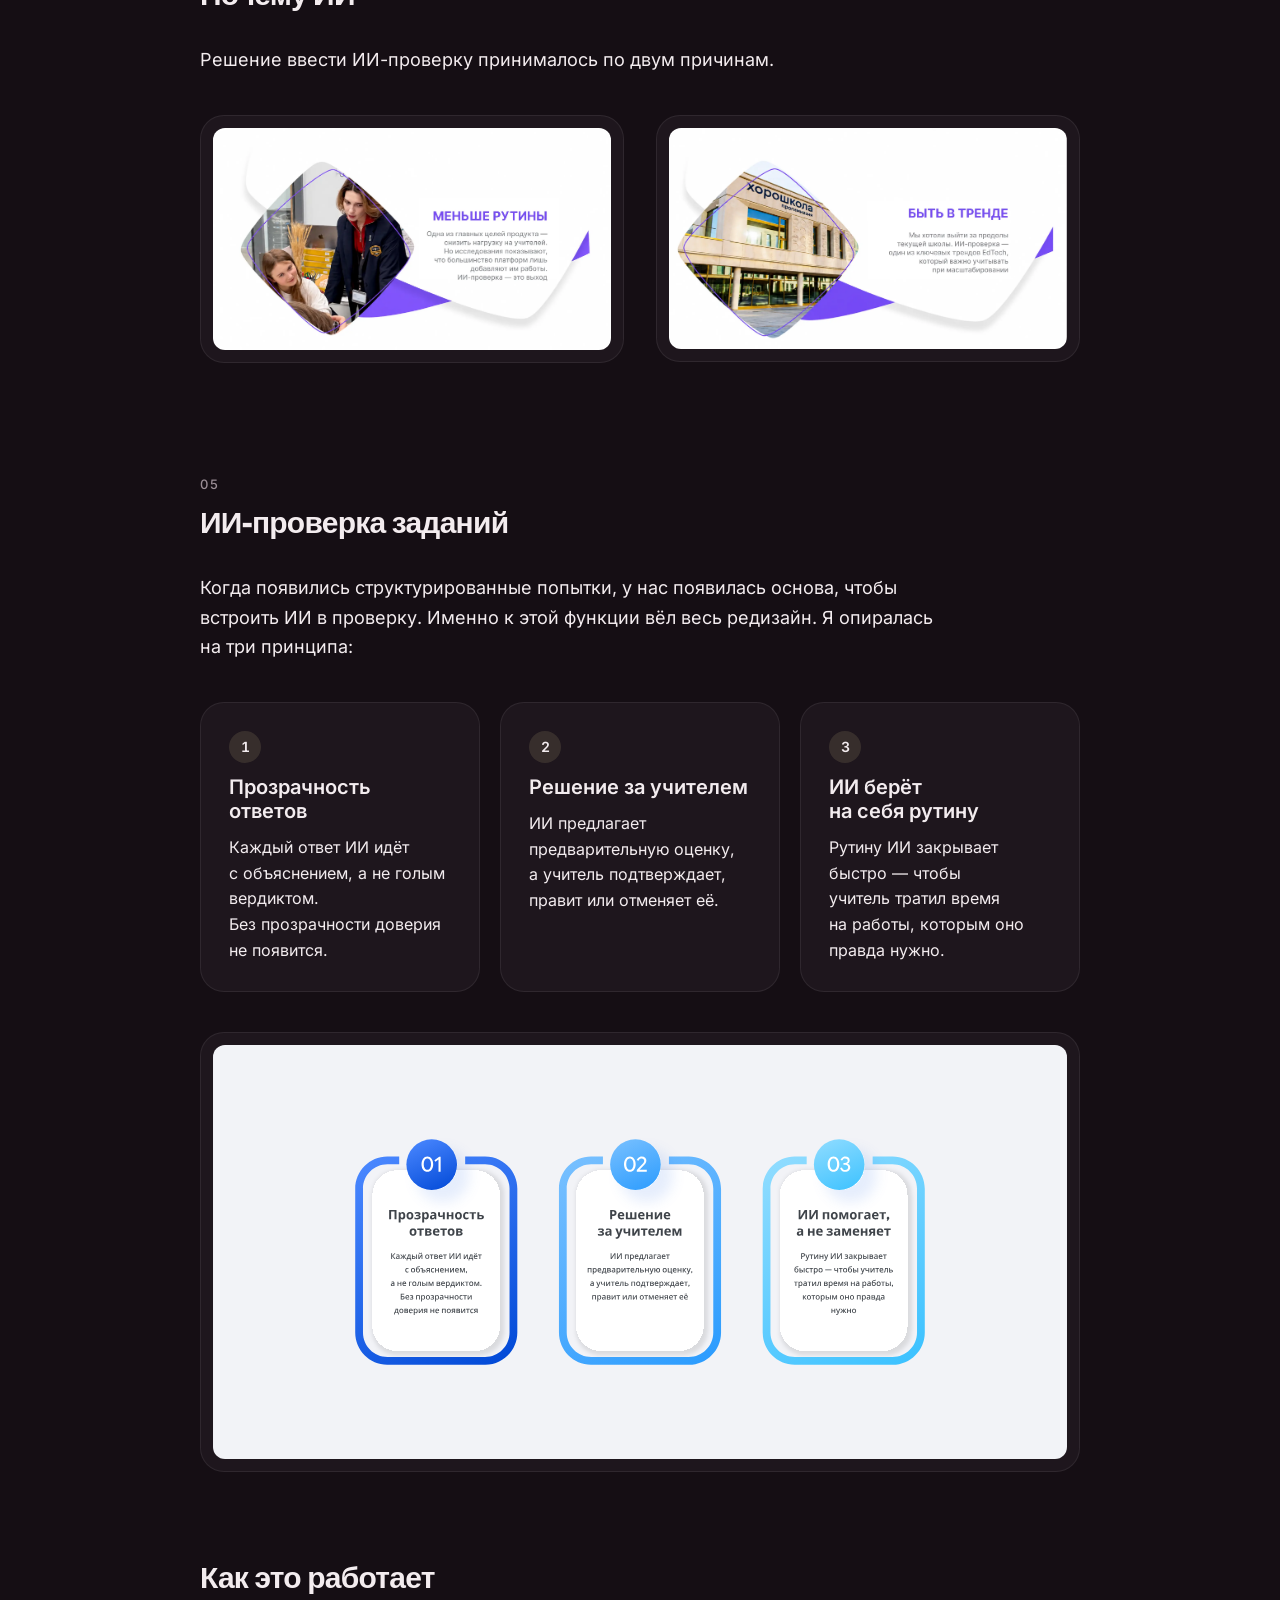
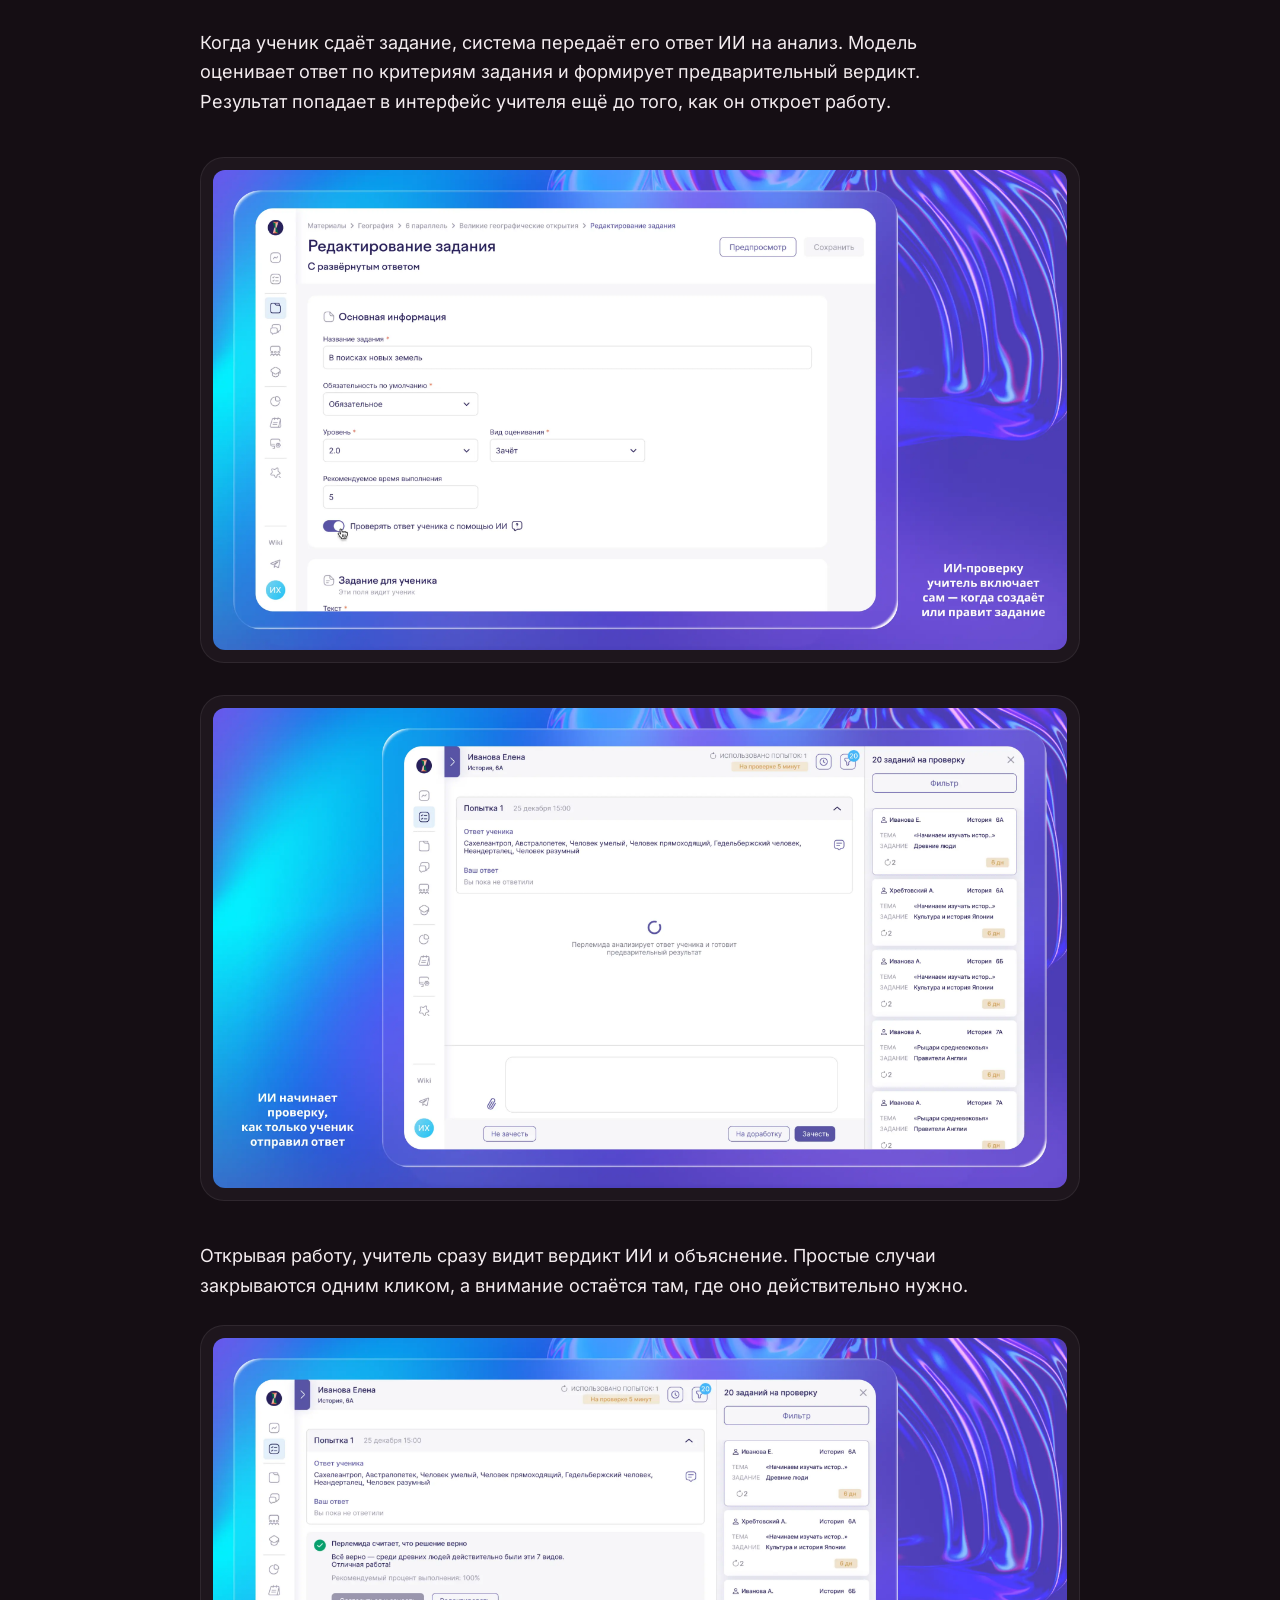
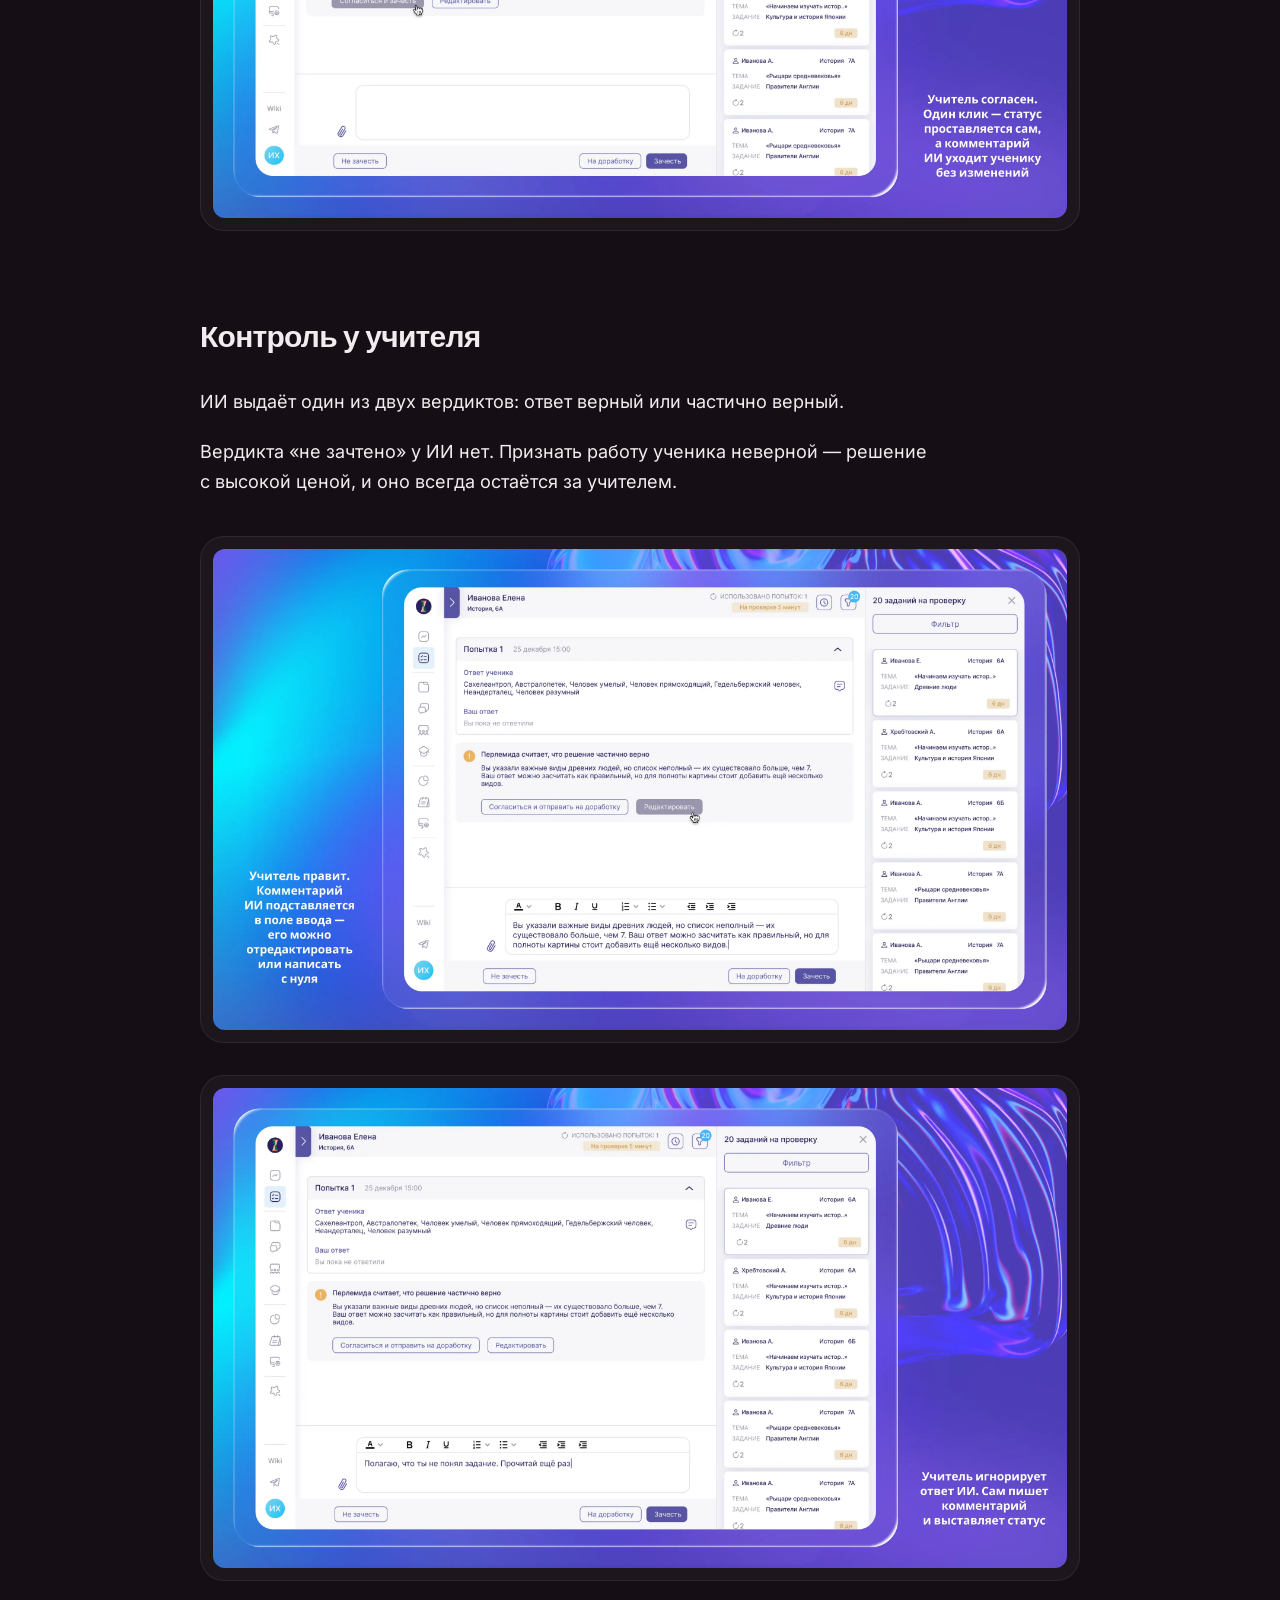
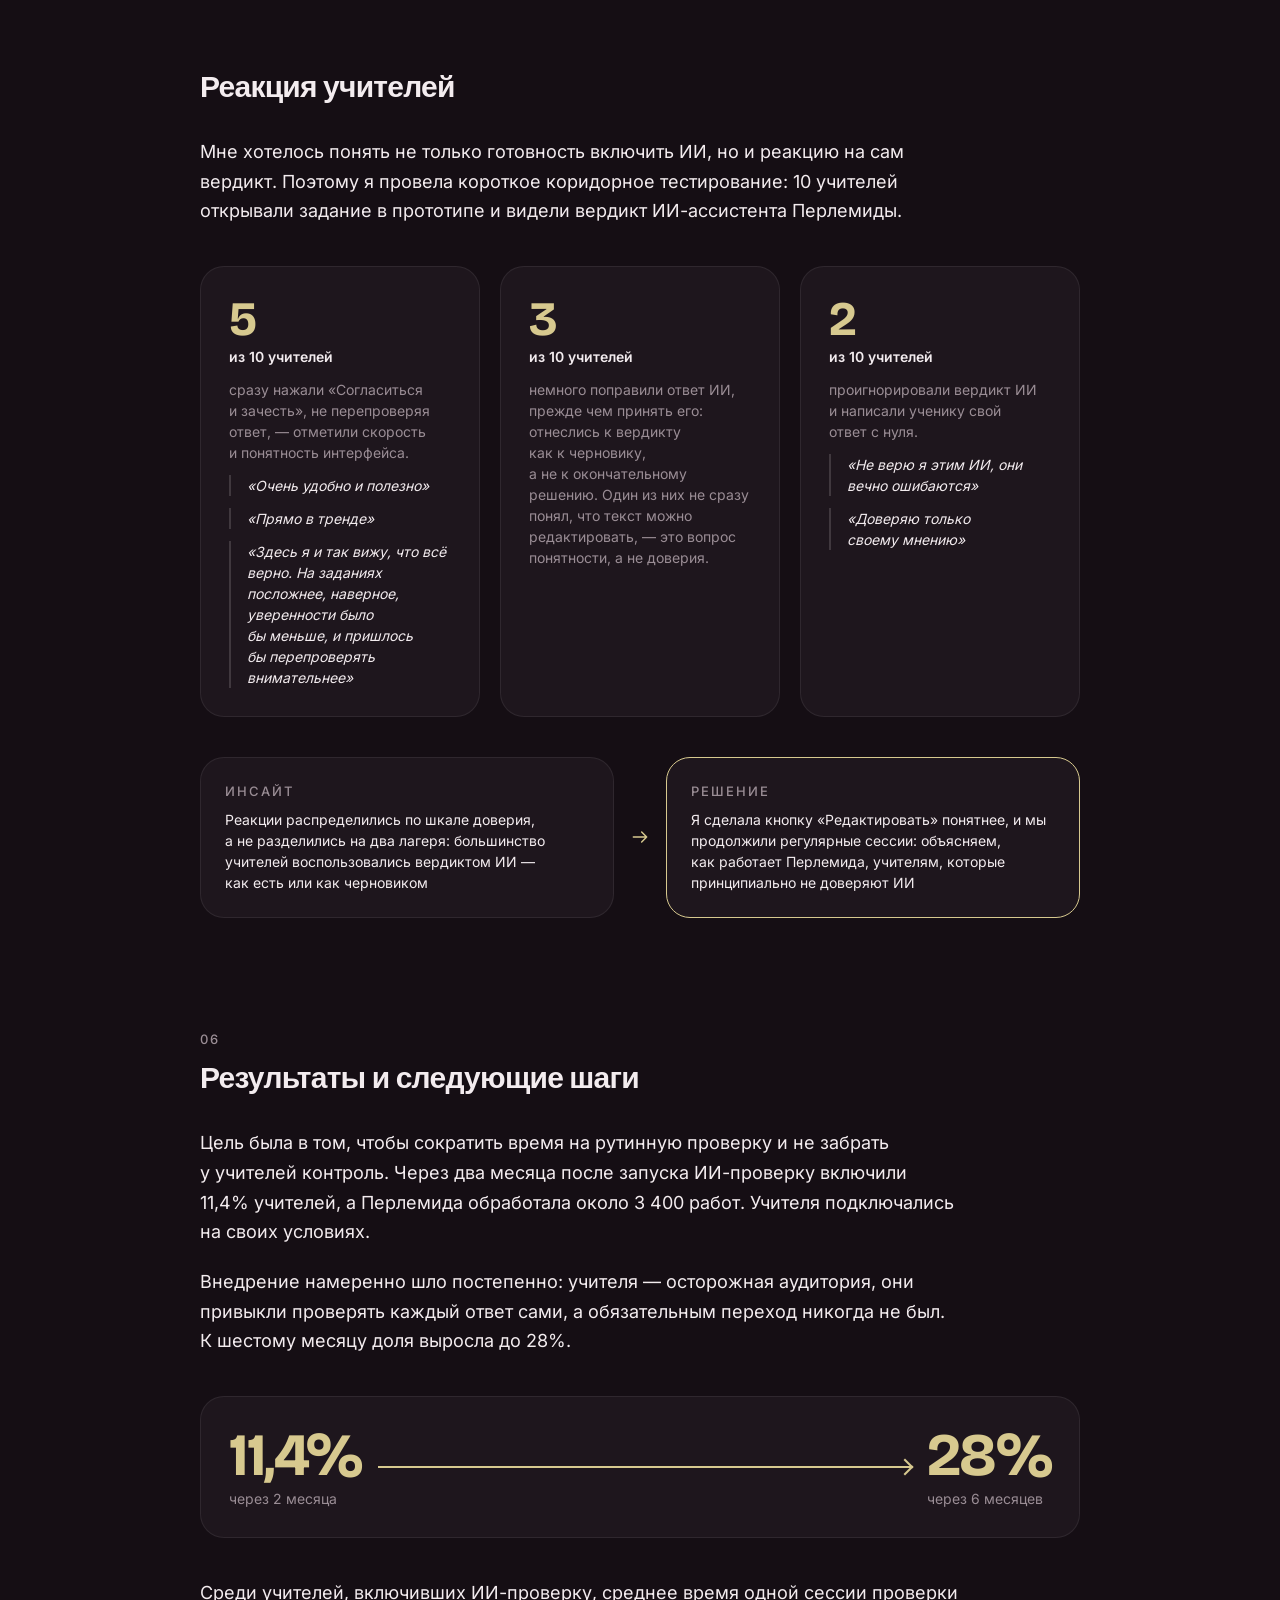
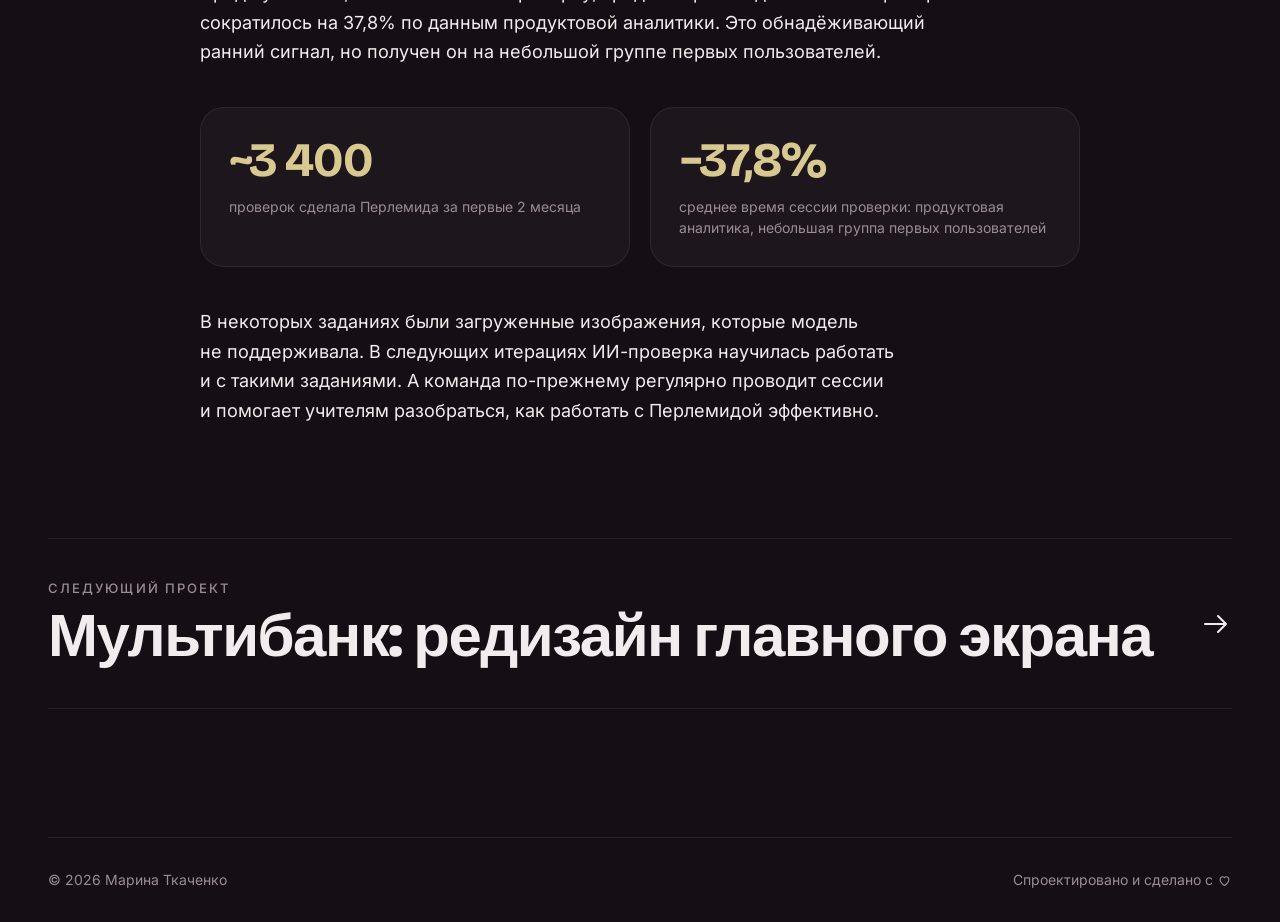
<file: cases/perlem-ai-review.html>
<!DOCTYPE html>
<html lang="en" data-theme="dark" data-root="../" data-page="case">
<head>
  <meta charset="UTF-8" />
  <meta name="viewport" content="width=device-width, initial-scale=1.0" />
  <link rel="icon" type="image/svg+xml" href="../favicon.svg" />
  <link rel="icon" href="../favicon.ico" sizes="32x32" />
  <link rel="icon" type="image/png" href="../icon-192.png" sizes="192x192" />
  <link rel="apple-touch-icon" href="../apple-touch-icon.png" />
  <link rel="manifest" href="../site.webmanifest" />
  <!-- title, description and og:* text follow the language (js/projects.js); the preview picture is fixed -->
  <title>Perlem: AI-assisted assignment review — Marina Tkachenko</title>
  <meta name="description" content="A teacher-controlled AI pre-check for assignment review: by the time a teacher opens a submission, the verdict is already there." />
  <link rel="canonical" href="https://marinatkachenko.com/cases/perlem-ai-review.html" />
  <meta property="og:type" content="article" />
  <meta property="og:url" content="https://marinatkachenko.com/cases/perlem-ai-review.html" />
  <meta property="og:title" content="Perlem: AI-assisted assignment review — Marina Tkachenko" />
  <meta property="og:description" content="A teacher-controlled AI pre-check for assignment review: by the time a teacher opens a submission, the verdict is already there." />
  <meta property="og:image" content="https://marinatkachenko.com/images/og/perlem-ai-review.jpg" />
  <meta property="og:image:width" content="1200" />
  <meta property="og:image:height" content="630" />
  <meta property="og:image:alt" content="Perlem AI-assisted assignment review: the review screen on a laptop, with an illustrated character beside it" />
  <meta name="twitter:card" content="summary_large_image" />
  <meta name="twitter:image" content="https://marinatkachenko.com/images/og/perlem-ai-review.jpg" />
  <meta property="og:locale" content="en_US" />

  <!-- Language and theme before first paint: the address, then the saved choice, then English and dark (same order as js/i18n.js) -->
  <meta name="color-scheme" content="dark" />
  <meta name="theme-color" content="#150E14" />
  <script>
    (function () {
      var root = document.documentElement, lang = null, theme = null;
      var query = new URLSearchParams(location.search).get('lang');
      var path = (location.pathname.match(/\/(en|ru)\/?$/) || [])[1];
      try { lang = localStorage.getItem('site-lang'); theme = localStorage.getItem('site-theme'); } catch (e) {}
      if (query === 'en' || query === 'ru') lang = query;
      if (path) lang = path;
      root.lang = lang === 'ru' ? 'ru' : 'en';
      if (theme !== 'light') return;
      root.dataset.theme = 'light';
      document.querySelector('meta[name="color-scheme"]').content = 'light';
      document.querySelector('meta[name="theme-color"]').content = '#F8F3F5';
    })();
  </script>

  <!-- Until the scripts at the end of the page have put in the language,
       drawn the cards and slides and (on the home page) placed an anchor,
       the page stays hidden, so the first frame shown is the finished one
       (js/main.js). Shown anyway after 1.5 s if a script fails. -->
  <script>
    (function () {
      var root = document.documentElement;
      root.classList.add('is-booting');
      setTimeout(function () { root.classList.remove('is-booting'); }, 1500);
    })();
  </script>

  <!-- page transitions: in place before the first frame (js/page-transition.js) -->
  <script src="../js/page-transition.js?v=20261127m"></script>
  <!-- first frame waits until the whole page is parsed (no element has this id),
       so a transition never starts on a half-read page; it is hidden by
       is-booting until then anyway -->
  <link rel="expect" href="#page-parsed" blocking="render" />

  <link rel="preload" href="../fonts/inter-latin-wght-normal.woff2" as="font" type="font/woff2" crossorigin />
  <link rel="preload" href="../fonts/bricolage-grotesque-latin-opsz-normal.woff2" as="font" type="font/woff2" crossorigin />
  <!-- Russian pages also need the Cyrillic body font -->
  <script>
    (function () {
      if (document.documentElement.lang !== 'ru') return;
      var font = document.createElement('link');
      font.rel = 'preload'; font.as = 'font'; font.type = 'font/woff2'; font.crossOrigin = '';
      font.href = '../fonts/inter-cyrillic-wght-normal.woff2';
      document.head.append(font);
    })();
  </script>

  <link rel="stylesheet" href="../css/tokens.css?v=20261127m" />
  <link rel="stylesheet" href="../css/style.css?v=20261127m" />
  <link rel="stylesheet" href="../css/case.css?v=20261127m" />
</head>
<body>

  <!--
    CASE PAGE TEMPLATE
    The layout is the same for every case. All texts and the list of images
    come from data/cases/<slug>.js (see the <script> at the bottom) — to make
    a new case, copy this file and change only that one path.
  -->

  <!-- ============ NAV (same as the home page, links lead back to it) ============ -->
  <header class="nav">
    <a href="../index.html" class="nav__name"><svg class="nav__mark" width="18" height="18" viewBox="0 0 512 512" fill="currentColor" aria-hidden="true" focusable="false"><path d="M257.304 10.1915C286.831 8.97307 315.187 13.3717 340.819 29.1034C362.001 42.1004 380.033 64.0647 386.084 88.6191C378.685 88.724 371.36 87.4991 363.799 87.6498C321.224 88.5007 281.397 103.267 259.425 142.651C254.765 151.007 251.762 158.628 247.705 167.15C239.773 183.812 231.827 197.342 218.742 210.534C198.245 231.199 168.315 238.995 140.32 241.71C134.675 242.257 126.518 241.805 120.603 241.834C137.478 251.984 150.284 256.57 168.344 263.577C204.808 277.725 237.194 308.13 241.391 349.287C242.178 357.005 241.925 364.802 241.929 372.6C255.633 344.597 267.995 313.66 291.28 292.082C312.119 272.777 339.035 264.661 366.793 265.362C371.84 265.491 376.73 266.078 381.807 266.416C350.628 246.698 320.092 242.556 293.558 215.022C275.928 196.73 263.443 168.166 263.228 142.642C271.411 138.688 279.946 135.533 288.722 133.222C337.521 120.563 389.269 128.035 432.654 154.003C465.258 173.569 488.9 205.437 498.421 242.645C505.795 272.598 501.841 302.699 485.936 329.151C472.956 350.734 451.607 370.402 426.994 376.589L425.632 376.877L424.887 376.325C424.603 373.078 425.416 369.318 425.637 365.926C428.077 328.569 417.072 292.679 385.81 269.534C385.55 282.782 386.236 297.01 385.55 310.139C383.63 346.989 378.019 384.172 361.193 417.183C342.127 455.098 308.812 483.613 268.779 496.299C239.7 505.499 202.267 503.903 175.488 489.029C151.81 475.88 139.029 457.122 131.321 431.72C151.652 432.575 179.363 427.229 197.541 417.845C213.697 409.505 233.798 390.886 240.976 373.734C226.933 380.632 211.966 385.401 196.556 387.877C149.301 395.272 104.751 386.545 64.4387 358.129C7.77163 318.19 -7.35406 237.488 31.8897 179.556C41.0081 166.095 61.6903 149.751 78.2703 147.397C77.4559 178.617 92.635 222.324 119.185 240.114C117.4 228.996 115.286 218.661 114.941 207.203C114.647 197.436 115.299 186.877 114.348 177.182C114.181 175.473 113.851 175.529 113.946 173.411C114.637 174.611 114.57 174.72 114.991 176.085C115.212 173.645 115.377 171.198 115.588 168.766C118.945 130.918 133.186 94.5216 157.096 65.1558C183.395 32.858 216.522 15.0824 257.304 10.1915Z"/></svg><span data-i18n="nav.name">Marina Tkachenko</span></a>

    <div class="nav__controls">
      <button class="theme-toggle icon-btn" type="button" aria-label="Switch theme">
        <svg class="sun-and-moon" viewBox="0 0 24 24" width="16" height="16" aria-hidden="true" focusable="false">
          <mask class="moon" id="theme-moon-bar"><rect x="0" y="0" width="100%" height="100%" fill="white"/><circle cx="24" cy="10" r="6" fill="black"/></mask>
          <circle class="sun" cx="12" cy="12" r="6" mask="url(#theme-moon-bar)" fill="currentColor"/>
          <g class="sun-beams" stroke="currentColor">
            <line x1="12" y1="1" x2="12" y2="3"/><line x1="12" y1="21" x2="12" y2="23"/><line x1="4.22" y1="4.22" x2="5.64" y2="5.64"/><line x1="18.36" y1="18.36" x2="19.78" y2="19.78"/>
            <line x1="1" y1="12" x2="3" y2="12"/><line x1="21" y1="12" x2="23" y2="12"/><line x1="4.22" y1="19.78" x2="5.64" y2="18.36"/><line x1="18.36" y1="5.64" x2="19.78" y2="4.22"/>
          </g>
        </svg>
      </button>
      <button class="nav__burger icon-btn" type="button" aria-label="Open menu" aria-expanded="false" aria-controls="site-menu" data-i18n-aria="nav.menuOpen">
        <svg class="nav__burger-icon" viewBox="0 0 32 32" aria-hidden="true" focusable="false"><path class="nav__burger-line nav__burger-line--outer" d="M27 10 13 10C10.8 10 9 8.2 9 6 9 3.5 10.8 2 13 2 15.2 2 17 3.8 17 6L17 26C17 28.2 18.8 30 21 30 23.2 30 25 28.2 25 26 25 23.8 23.2 22 21 22L7 22"/><path class="nav__burger-line" d="M7 16 27 16"/></svg>
      </button>
    </div>

    <!-- On screens up to 1100px this is the panel opened by the burger; wider, it adds no box of its own -->
    <div class="nav__panel" id="site-menu">
      <nav class="nav__menu" aria-label="Main">
        <ul class="nav__links">
          <li><a href="../index.html#home" data-i18n="nav.home">Home</a></li>
          <li><a href="../index.html#about" data-i18n="nav.about">About</a></li>
          <li><a href="../index.html#experience" data-i18n="nav.experience">Experience</a></li>
          <li class="nav__group">
            <a href="../index.html#projects" aria-current="page" data-i18n="nav.portfolio">Portfolio</a>
            <button class="nav__expand" type="button" aria-expanded="false" aria-controls="nav-projects" aria-label="Show projects menu" data-i18n-aria="nav.projectsMenu">
              <svg class="nav__chevron" viewBox="0 0 24 24" width="16" height="16" aria-hidden="true"><path d="m6 9 6 6 6-6" fill="none" stroke="currentColor" stroke-width="2" stroke-linecap="round" stroke-linejoin="round"/></svg>
            </button>
            <!-- compact header: the whole row opens the two items; wider, the link and the chevron above -->
            <button class="nav__toggle" type="button" aria-expanded="false" aria-controls="nav-projects"><span data-i18n="nav.portfolio">Portfolio</span><svg class="nav__chevron" viewBox="0 0 24 24" width="16" height="16" aria-hidden="true"><path d="m6 9 6 6 6-6" fill="none" stroke="currentColor" stroke-width="2" stroke-linecap="round" stroke-linejoin="round"/></svg></button>
            <ul class="nav__sub" id="nav-projects">
              <li><a href="../projects.html" data-i18n="nav.cases">Product case studies</a></li>
              <li><a href="../index.html#ai-projects" data-i18n="nav.ai">AI-Powered Projects</a></li>
            </ul>
          </li>
          <li><a href="../index.html#contact" data-i18n="nav.contact">Contact</a></li>
        </ul>
      </nav>

      <div class="nav__right">
        <a href="../files/MarinaTkachenkoCV_eng.pdf" target="_blank" rel="noopener" class="text-link" data-i18n="nav.resume" data-i18n-href="nav.resumeHref" data-i18n-aria="nav.resumeAria" aria-label="Resume (PDF, opens in a new tab)">Resume</a>
        <div class="lang-switch" role="group" aria-label="Language">
          <a class="lang-switch__opt" href="?lang=en" data-lang="en" hreflang="en" lang="en">EN</a>
          <span class="lang-switch__sep" aria-hidden="true"></span>
          <a class="lang-switch__opt" href="?lang=ru" data-lang="ru" hreflang="ru" lang="ru">RU</a>
        </div>
        <button class="theme-toggle icon-btn" type="button" aria-label="Switch theme">
          <svg class="sun-and-moon" viewBox="0 0 24 24" width="16" height="16" aria-hidden="true" focusable="false">
            <mask class="moon" id="theme-moon-menu"><rect x="0" y="0" width="100%" height="100%" fill="white"/><circle cx="24" cy="10" r="6" fill="black"/></mask>
            <circle class="sun" cx="12" cy="12" r="6" mask="url(#theme-moon-menu)" fill="currentColor"/>
            <g class="sun-beams" stroke="currentColor">
              <line x1="12" y1="1" x2="12" y2="3"/><line x1="12" y1="21" x2="12" y2="23"/><line x1="4.22" y1="4.22" x2="5.64" y2="5.64"/><line x1="18.36" y1="18.36" x2="19.78" y2="19.78"/>
              <line x1="1" y1="12" x2="3" y2="12"/><line x1="21" y1="12" x2="23" y2="12"/><line x1="4.22" y1="19.78" x2="5.64" y2="18.36"/><line x1="18.36" y1="5.64" x2="19.78" y2="4.22"/>
            </g>
          </svg>
        </button>
      </div>
    </div>
  </header>

  <!-- Breadcrumbs: one component for the catalogue and every case (js/projects.js
       fills it, css/style.css .crumbs places it on the catalogue's grid) -->
  <nav class="crumbs" aria-label="Breadcrumb" data-i18n-aria="crumbs.label" data-crumbs></nav>

  <main class="case">
    <!-- ============ INTRO ============ -->
    <header class="case-intro">
      <p class="label" data-case="eyebrow"></p>
      <h1 class="case-title" data-case="title"></h1>
      <p class="case-lead" data-case="lead"></p>
      <dl class="case-meta" data-case-list="meta" data-case-section="meta"></dl>
    </header>

    <!-- ============ COVER ============ -->
    <div class="case-cover" data-case-cover></div>

    <!-- ============ OVERVIEW ============
         Facts and outcome as cards, right under the cover (js/case.js, overview()) -->
    <div class="case-facts-host" data-case-facts></div>

    <!-- ============ STORY (label + heading | text, one row per item) ============ -->
    <section class="case-story" data-case-list="sections" data-case-section="sections" aria-label="Case story"></section>

    <!-- ============ SLIDES ============ -->
    <section class="case-gallery" data-case-section="slides">
      <ol class="case-gallery__list" data-case-list="slides"></ol>
    </section>

    <!-- ============ RESULTS ============ -->
    <section class="case-results" data-case-section="results">
      <p class="label" data-i18n="case.results">Results</p>
      <ul class="case-results__grid" data-case-list="results"></ul>
    </section>

    <!-- ============ NEXT ============
         One link to the next ready project from data/projects.js (after the
         last one — the first). Hidden while this is the only one. -->
    <section class="case-next" data-project-next-section>
      <a class="case-next__link" href="#" data-project-next>
        <span class="case-next__text">
          <span class="case-next__label" data-i18n="case.next">Next project</span>
          <span class="case-next__title" data-project-next-title></span>
        </span>
        <svg class="case-next__arrow" viewBox="0 0 32 32" width="32" height="32" aria-hidden="true"><path d="M5 16h21M18 8l8 8-8 8"/></svg>
      </a>
    </section>
  </main>

  <!-- ============ FOOTER ============ -->
  <footer class="site-footer">
    <div class="site-footer__inner">
      <p data-i18n="footer.copy">© 2026 Marina Tkachenko</p>
      <p class="site-footer__built"><span data-i18n="footer.built">Designed &amp; built with</span> <svg class="icon icon--heart" viewBox="0 0 24 24" aria-label="love" data-i18n-aria="footer.love" role="img"><path d="M12 20s-7-4.4-7-10a4 4 0 0 1 7-2.6A4 4 0 0 1 19 10c0 5.6-7 10-7 10z"/></svg></p>
    </div>
  </footer>

  <script src="../data/content.js?v=20261127m"></script>
  <script src="../data/projects.js?v=20261127m"></script>
  <!-- ▼ the only line that changes from case to case -->
  <script src="../data/cases/perlem-ai-review.js?v=20261127m"></script>
  <script src="../js/case.js?v=20261127m"></script>
  <script src="../js/projects.js?v=20261127m"></script>
  <script src="../js/i18n.js?v=20261127m"></script>
  <script src="../js/main.js?v=20261127m"></script>
  <script src="../js/reveal.js?v=20261127m"></script>
</body>
</html>
</file>
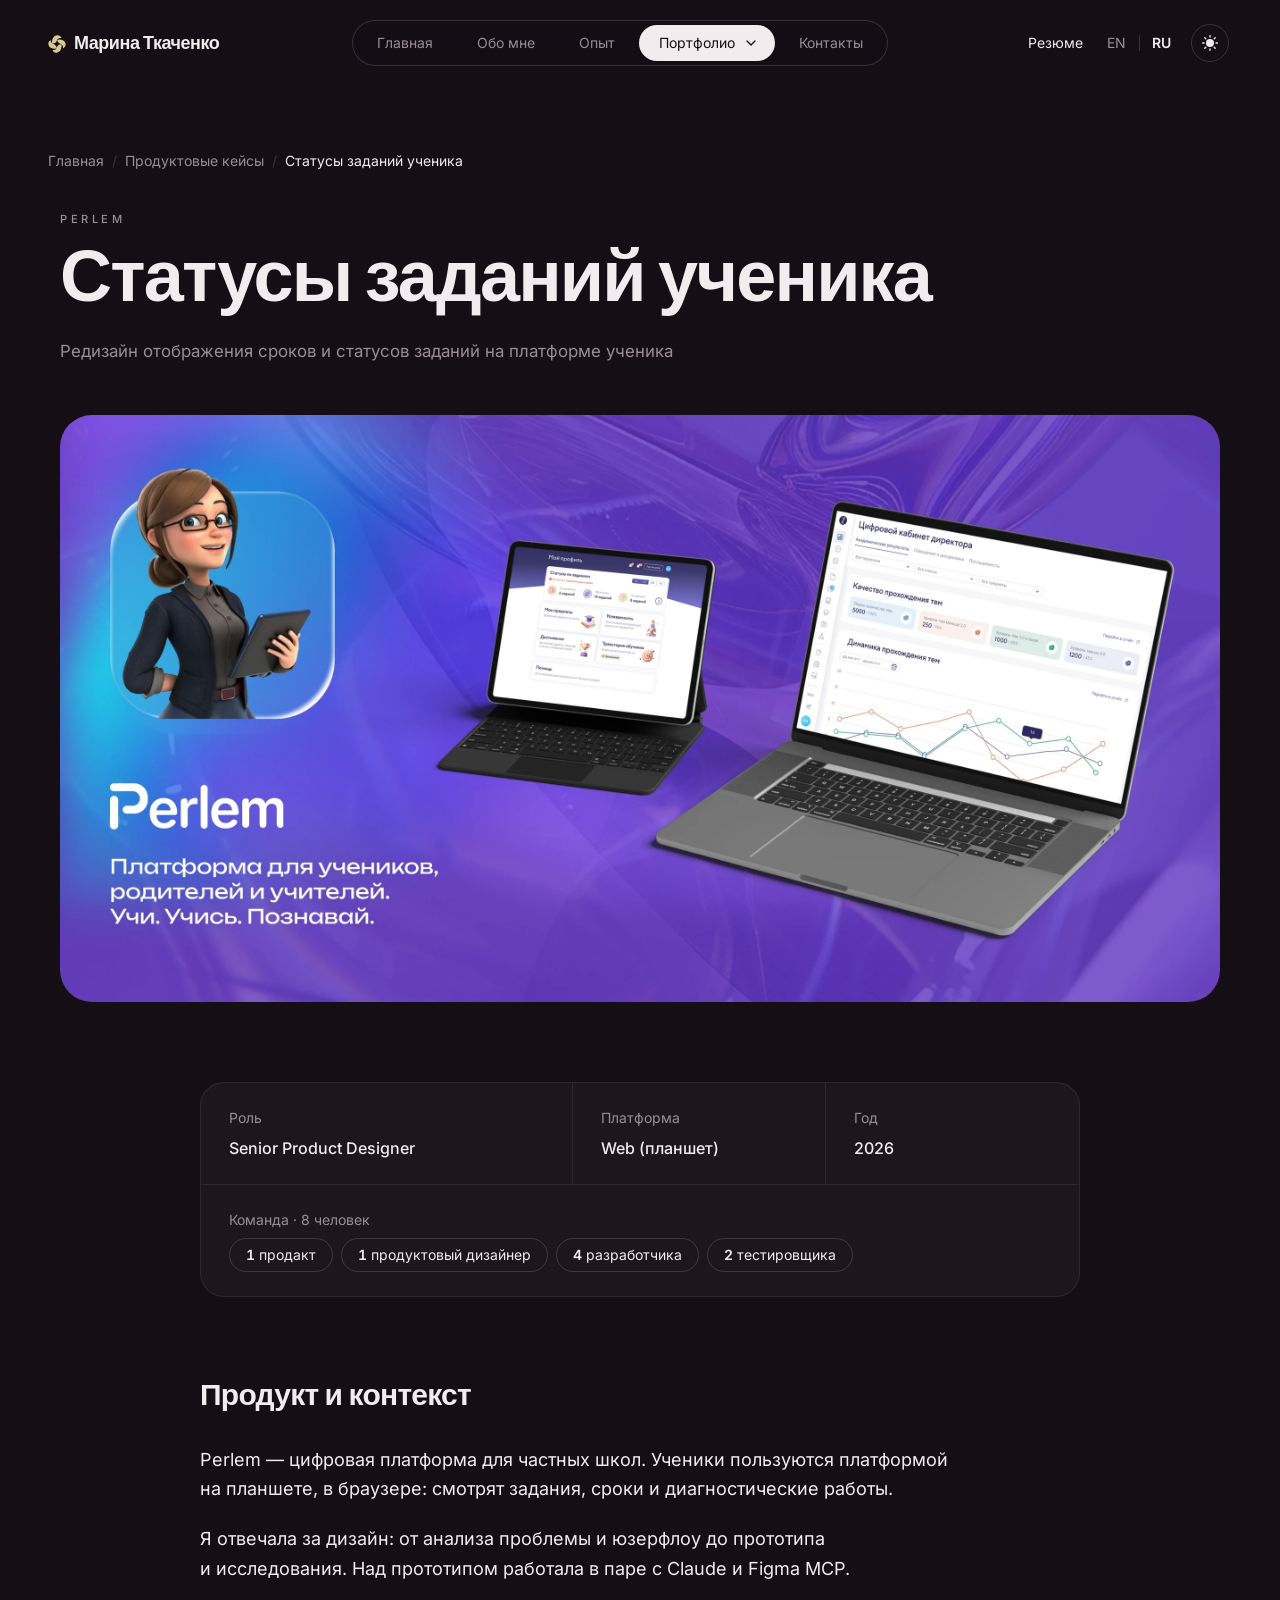
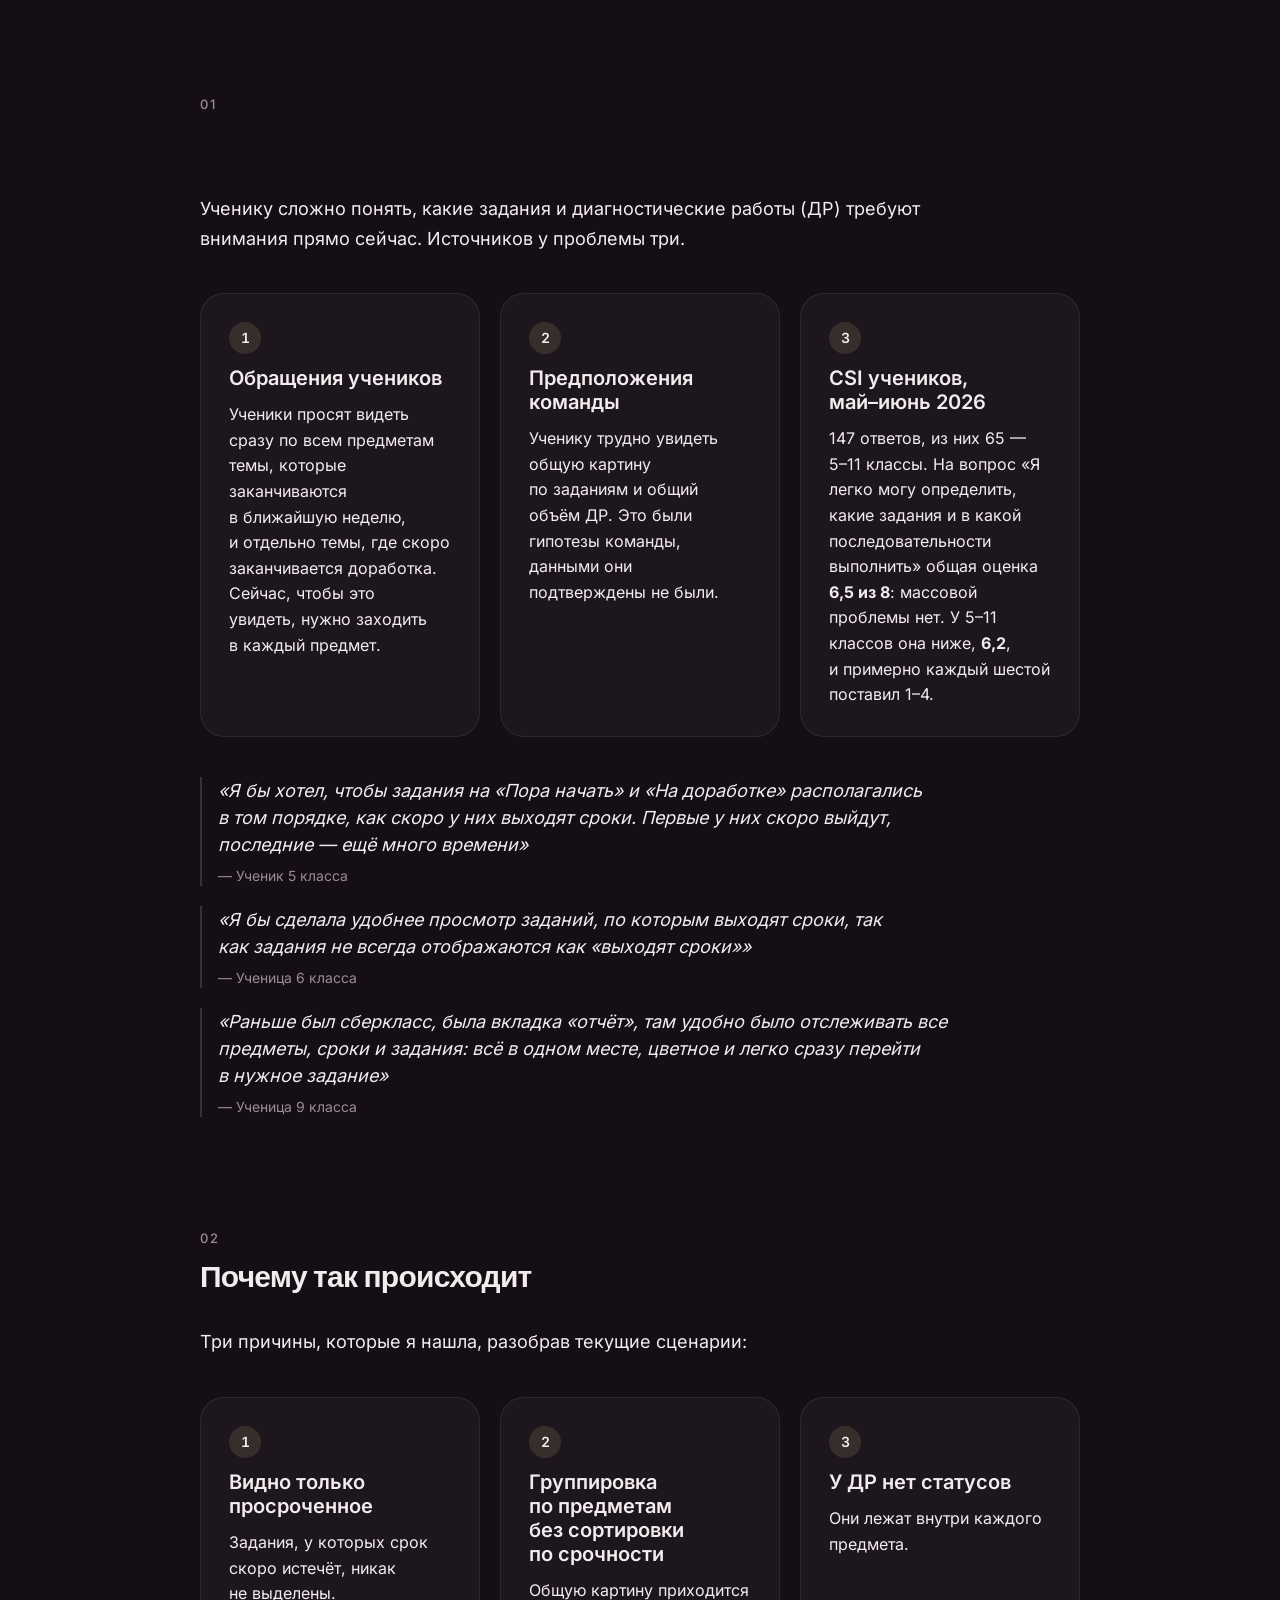
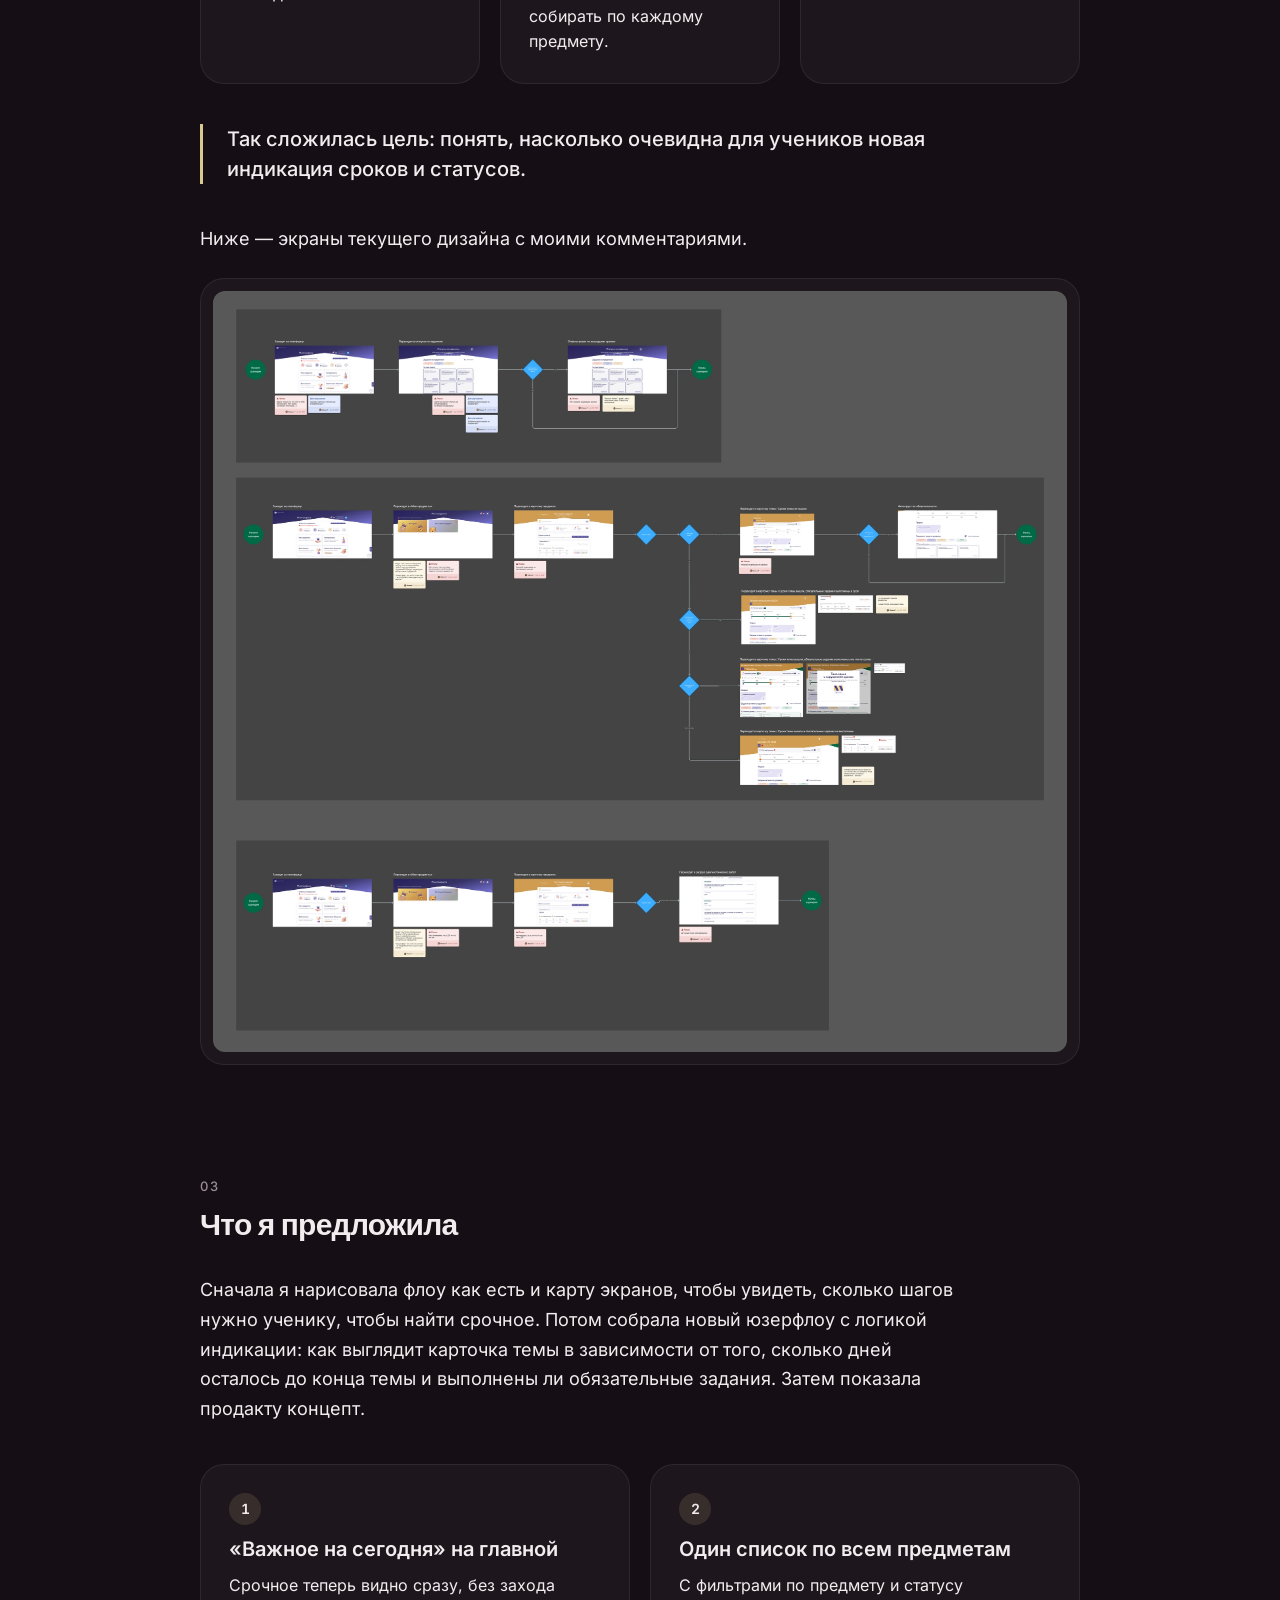
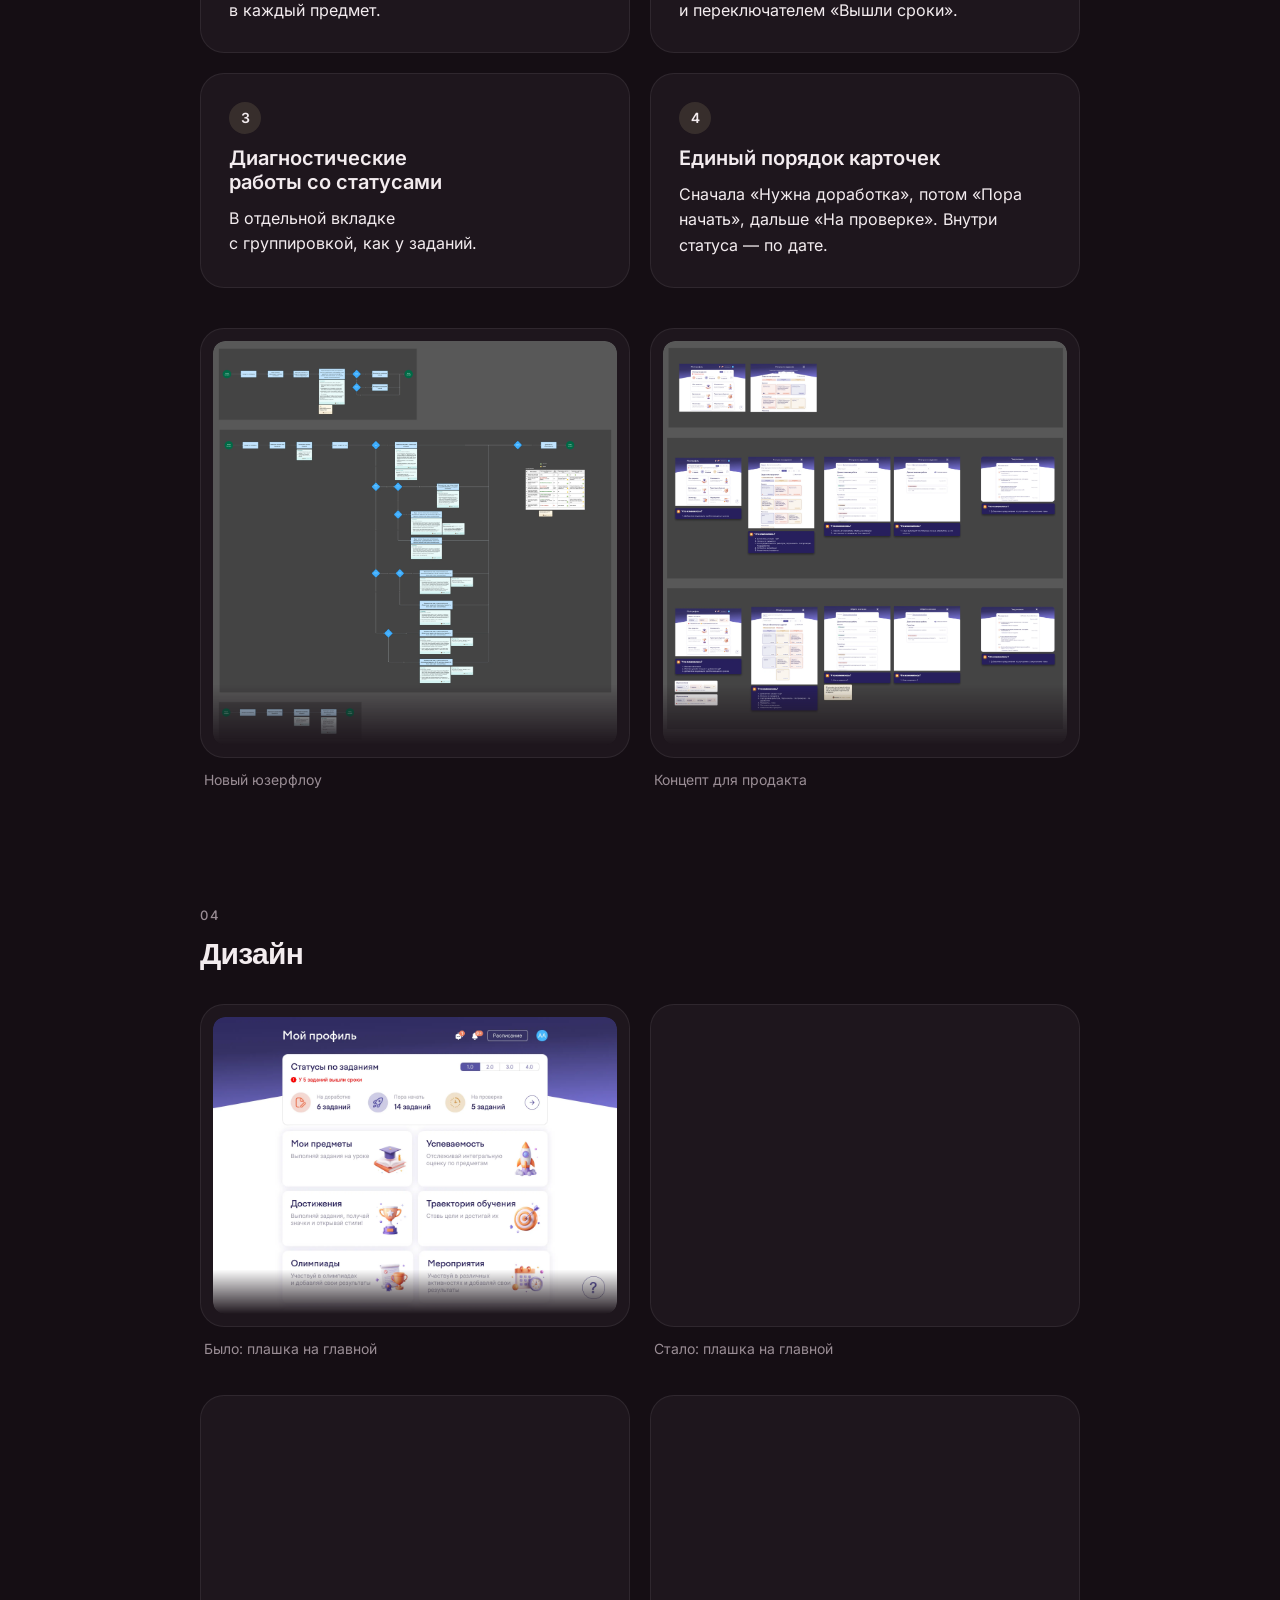
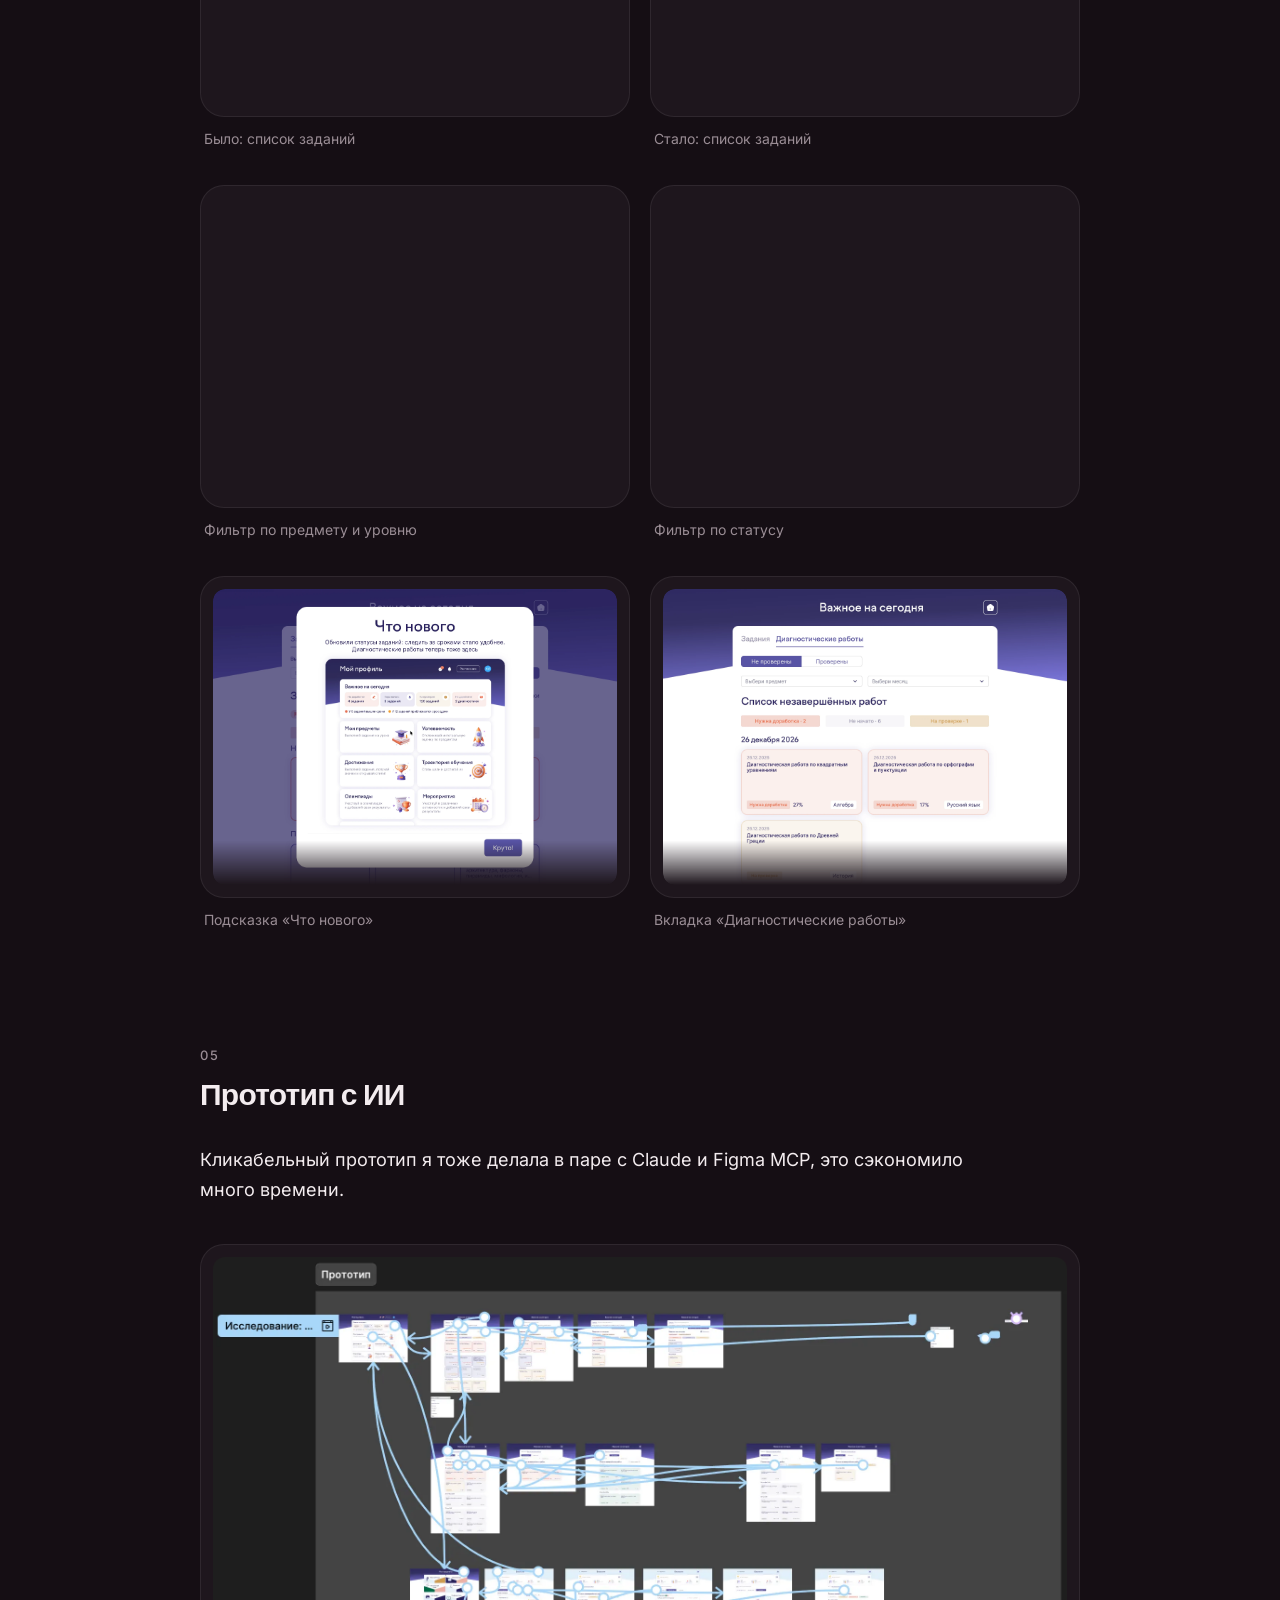
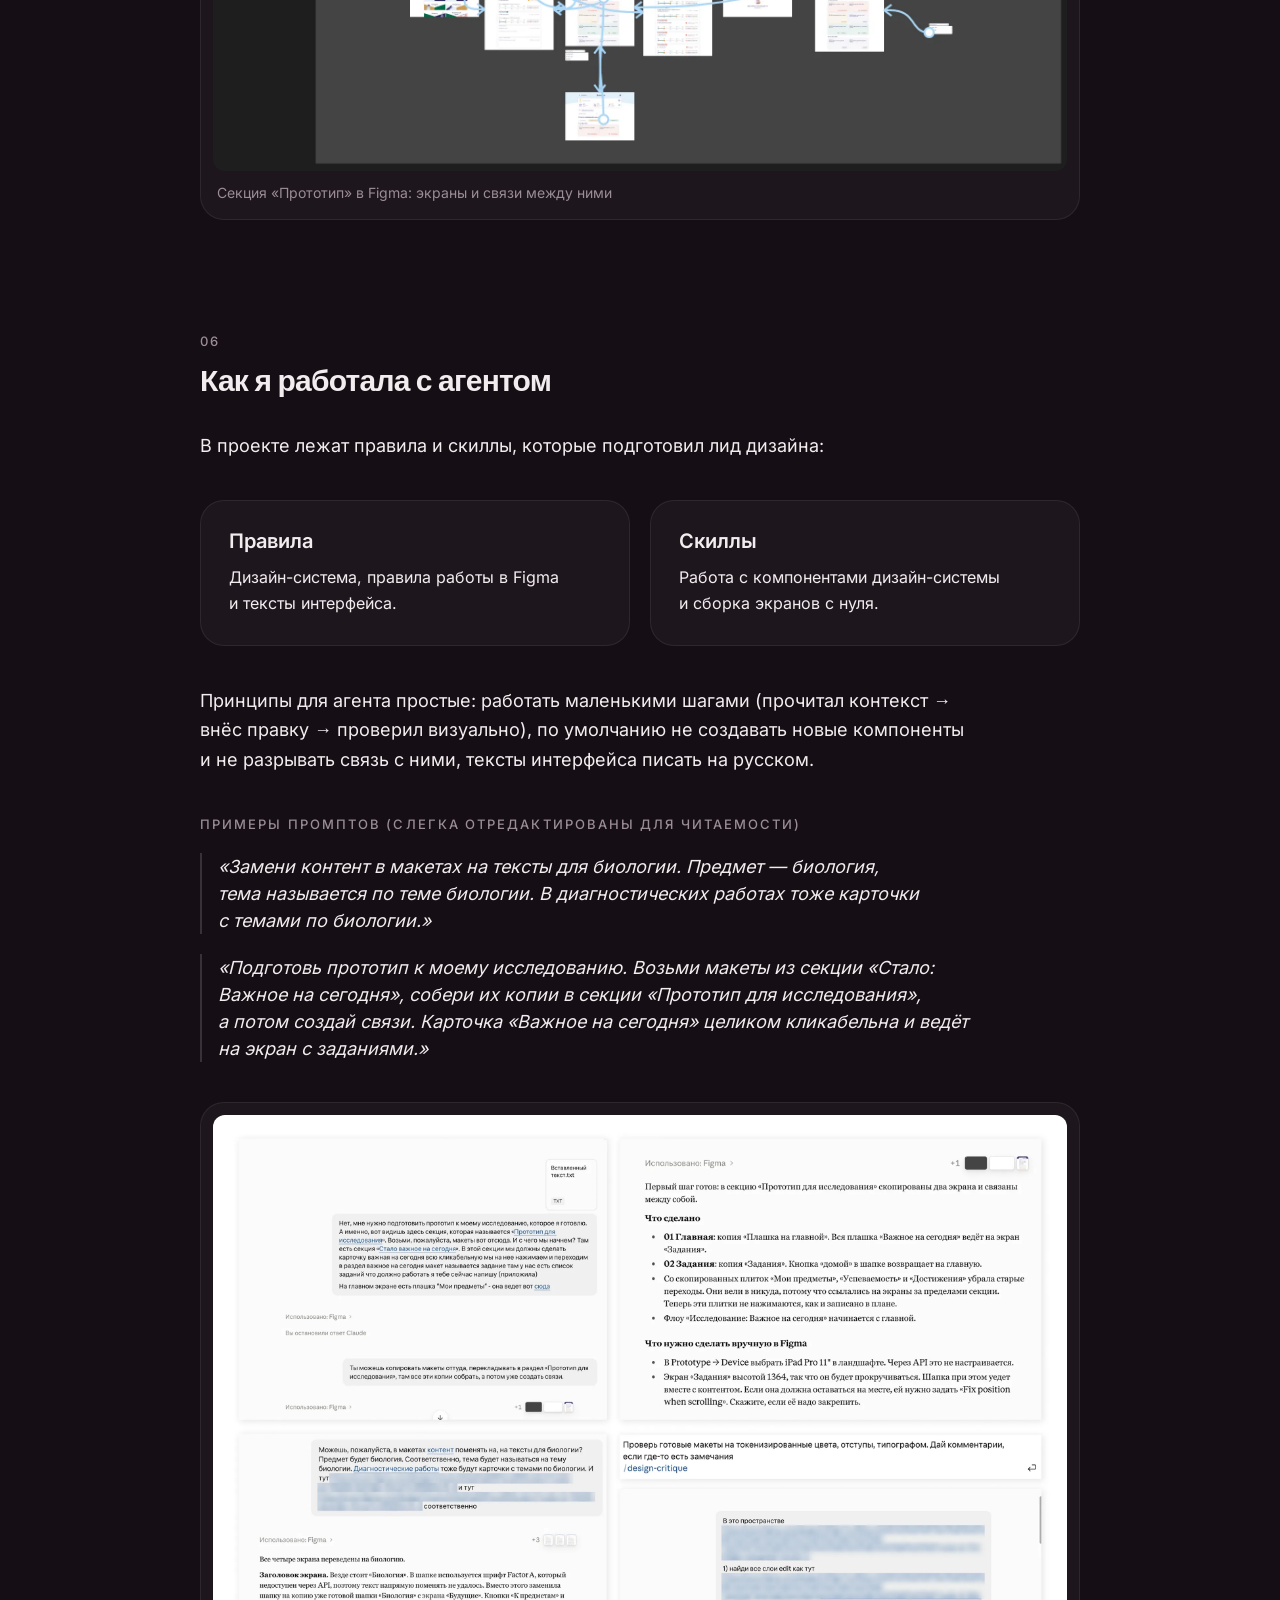
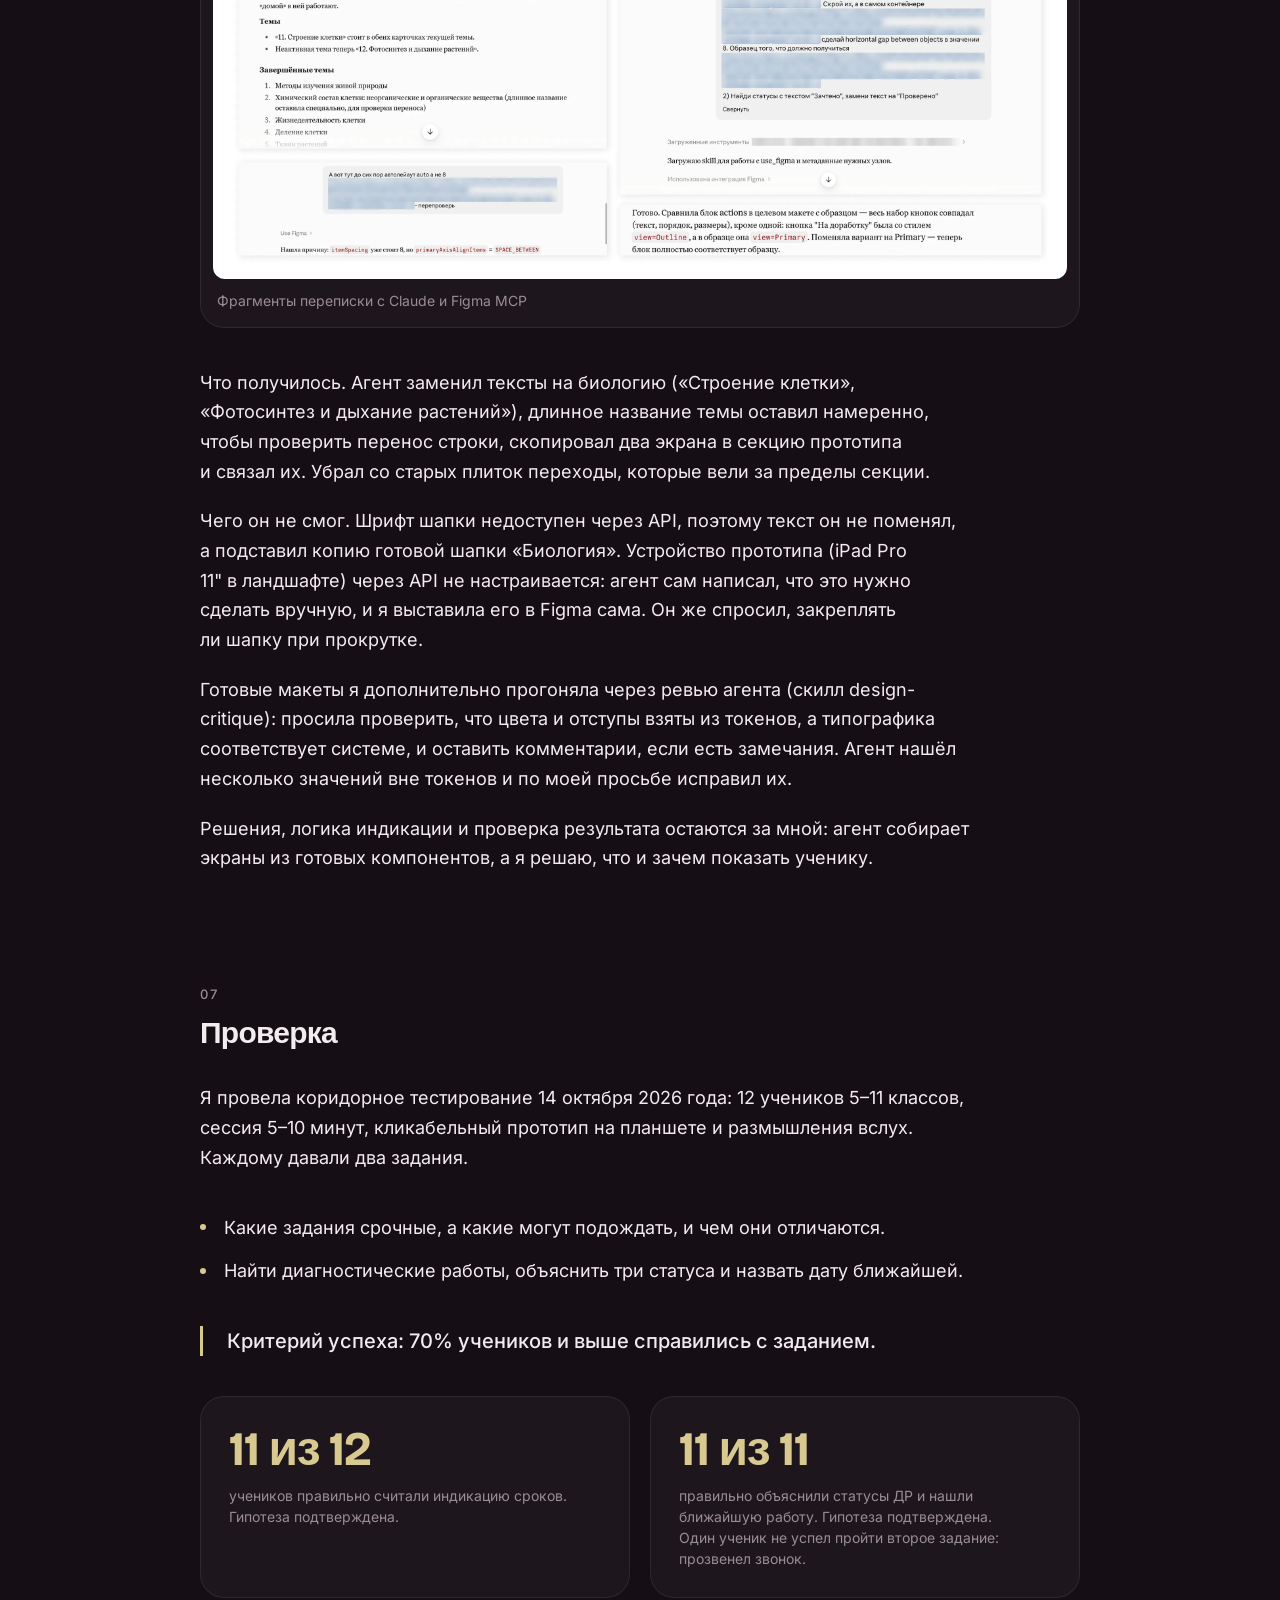
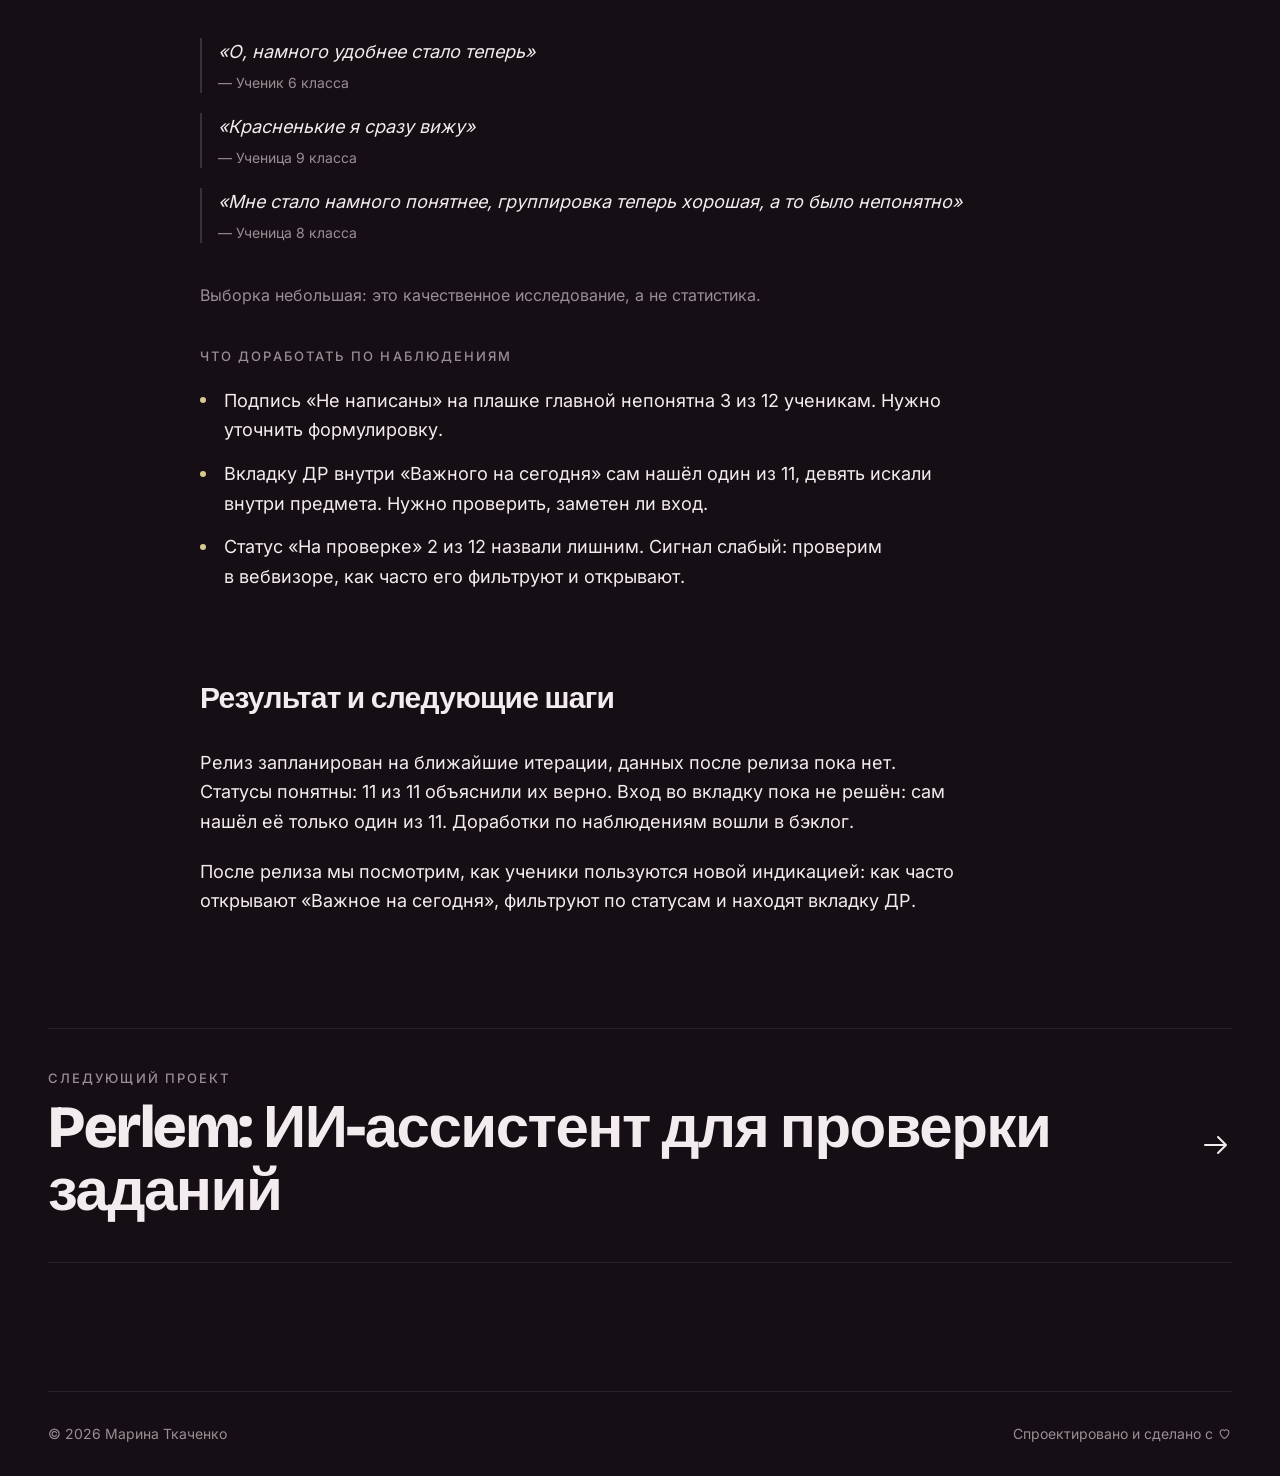
<file: cases/perlem-student-statuses.html>
<!DOCTYPE html>
<html lang="en" data-theme="dark" data-root="../" data-page="case">
<head>
  <meta charset="UTF-8" />
  <meta name="viewport" content="width=device-width, initial-scale=1.0" />
  <link rel="icon" type="image/svg+xml" href="../favicon.svg" />
  <link rel="icon" href="../favicon.ico" sizes="32x32" />
  <link rel="icon" type="image/png" href="../icon-192.png" sizes="192x192" />
  <link rel="apple-touch-icon" href="../apple-touch-icon.png" />
  <link rel="manifest" href="../site.webmanifest" />
  <!-- title, description and og:* text follow the language (js/projects.js); the preview picture is fixed -->
  <title>Student Assignment Statuses — Marina Tkachenko</title>
  <meta name="description" content="How to help students see urgent assignments and diagnostic tests at once: new deadline and status indication, an AI-built prototype and a corridor test." />
  <link rel="canonical" href="https://marinatkachenko.com/cases/perlem-student-statuses.html" />
  <meta property="og:type" content="article" />
  <meta property="og:url" content="https://marinatkachenko.com/cases/perlem-student-statuses.html" />
  <meta property="og:title" content="Student Assignment Statuses — Marina Tkachenko" />
  <meta property="og:description" content="How to help students see urgent assignments and diagnostic tests at once: new deadline and status indication, an AI-built prototype and a corridor test." />
  <meta property="og:image" content="https://marinatkachenko.com/images/og/perlem-student-statuses.jpg" />
  <meta property="og:image:width" content="1200" />
  <meta property="og:image:height" content="630" />
  <meta property="og:image:alt" content="Perlem student task statuses redesign: platform screens on a tablet and a laptop" />
  <meta name="twitter:card" content="summary_large_image" />
  <meta name="twitter:image" content="https://marinatkachenko.com/images/og/perlem-student-statuses.jpg" />
  <meta property="og:locale" content="en_US" />

  <!-- Language and theme before first paint: the address, then the saved choice, then English and dark (same order as js/i18n.js) -->
  <meta name="color-scheme" content="dark" />
  <meta name="theme-color" content="#150E14" />
  <script>
    (function () {
      var root = document.documentElement, lang = null, theme = null;
      var query = new URLSearchParams(location.search).get('lang');
      var path = (location.pathname.match(/\/(en|ru)\/?$/) || [])[1];
      try { lang = localStorage.getItem('site-lang'); theme = localStorage.getItem('site-theme'); } catch (e) {}
      if (query === 'en' || query === 'ru') lang = query;
      if (path) lang = path;
      root.lang = lang === 'ru' ? 'ru' : 'en';
      if (theme !== 'light') return;
      root.dataset.theme = 'light';
      document.querySelector('meta[name="color-scheme"]').content = 'light';
      document.querySelector('meta[name="theme-color"]').content = '#F8F3F5';
    })();
  </script>

  <!-- Until the scripts at the end of the page have put in the language,
       drawn the cards and slides and (on the home page) placed an anchor,
       the page stays hidden, so the first frame shown is the finished one
       (js/main.js). Shown anyway after 1.5 s if a script fails. -->
  <script>
    (function () {
      var root = document.documentElement;
      root.classList.add('is-booting');
      setTimeout(function () { root.classList.remove('is-booting'); }, 1500);
    })();
  </script>

  <!-- page transitions: in place before the first frame (js/page-transition.js) -->
  <script src="../js/page-transition.js?v=20261127m"></script>
  <!-- first frame waits until the whole page is parsed (no element has this id),
       so a transition never starts on a half-read page; it is hidden by
       is-booting until then anyway -->
  <link rel="expect" href="#page-parsed" blocking="render" />

  <link rel="preload" href="../fonts/inter-latin-wght-normal.woff2" as="font" type="font/woff2" crossorigin />
  <link rel="preload" href="../fonts/bricolage-grotesque-latin-opsz-normal.woff2" as="font" type="font/woff2" crossorigin />
  <!-- Russian pages also need the Cyrillic body font -->
  <script>
    (function () {
      if (document.documentElement.lang !== 'ru') return;
      var font = document.createElement('link');
      font.rel = 'preload'; font.as = 'font'; font.type = 'font/woff2'; font.crossOrigin = '';
      font.href = '../fonts/inter-cyrillic-wght-normal.woff2';
      document.head.append(font);
    })();
  </script>

  <link rel="stylesheet" href="../css/tokens.css?v=20261127m" />
  <link rel="stylesheet" href="../css/style.css?v=20261127m" />
  <link rel="stylesheet" href="../css/case.css?v=20261127m" />
</head>
<body>

  <!--
    CASE PAGE TEMPLATE
    The layout is the same for every case. All texts and the list of images
    come from data/cases/<slug>.js (see the <script> at the bottom) — to make
    a new case, copy this file and change only that one path.
  -->

  <!-- ============ NAV (same as the home page, links lead back to it) ============ -->
  <header class="nav">
    <a href="../index.html" class="nav__name"><svg class="nav__mark" width="18" height="18" viewBox="0 0 512 512" fill="currentColor" aria-hidden="true" focusable="false"><path d="M257.304 10.1915C286.831 8.97307 315.187 13.3717 340.819 29.1034C362.001 42.1004 380.033 64.0647 386.084 88.6191C378.685 88.724 371.36 87.4991 363.799 87.6498C321.224 88.5007 281.397 103.267 259.425 142.651C254.765 151.007 251.762 158.628 247.705 167.15C239.773 183.812 231.827 197.342 218.742 210.534C198.245 231.199 168.315 238.995 140.32 241.71C134.675 242.257 126.518 241.805 120.603 241.834C137.478 251.984 150.284 256.57 168.344 263.577C204.808 277.725 237.194 308.13 241.391 349.287C242.178 357.005 241.925 364.802 241.929 372.6C255.633 344.597 267.995 313.66 291.28 292.082C312.119 272.777 339.035 264.661 366.793 265.362C371.84 265.491 376.73 266.078 381.807 266.416C350.628 246.698 320.092 242.556 293.558 215.022C275.928 196.73 263.443 168.166 263.228 142.642C271.411 138.688 279.946 135.533 288.722 133.222C337.521 120.563 389.269 128.035 432.654 154.003C465.258 173.569 488.9 205.437 498.421 242.645C505.795 272.598 501.841 302.699 485.936 329.151C472.956 350.734 451.607 370.402 426.994 376.589L425.632 376.877L424.887 376.325C424.603 373.078 425.416 369.318 425.637 365.926C428.077 328.569 417.072 292.679 385.81 269.534C385.55 282.782 386.236 297.01 385.55 310.139C383.63 346.989 378.019 384.172 361.193 417.183C342.127 455.098 308.812 483.613 268.779 496.299C239.7 505.499 202.267 503.903 175.488 489.029C151.81 475.88 139.029 457.122 131.321 431.72C151.652 432.575 179.363 427.229 197.541 417.845C213.697 409.505 233.798 390.886 240.976 373.734C226.933 380.632 211.966 385.401 196.556 387.877C149.301 395.272 104.751 386.545 64.4387 358.129C7.77163 318.19 -7.35406 237.488 31.8897 179.556C41.0081 166.095 61.6903 149.751 78.2703 147.397C77.4559 178.617 92.635 222.324 119.185 240.114C117.4 228.996 115.286 218.661 114.941 207.203C114.647 197.436 115.299 186.877 114.348 177.182C114.181 175.473 113.851 175.529 113.946 173.411C114.637 174.611 114.57 174.72 114.991 176.085C115.212 173.645 115.377 171.198 115.588 168.766C118.945 130.918 133.186 94.5216 157.096 65.1558C183.395 32.858 216.522 15.0824 257.304 10.1915Z"/></svg><span data-i18n="nav.name">Marina Tkachenko</span></a>

    <div class="nav__controls">
      <button class="theme-toggle icon-btn" type="button" aria-label="Switch theme">
        <svg class="sun-and-moon" viewBox="0 0 24 24" width="16" height="16" aria-hidden="true" focusable="false">
          <mask class="moon" id="theme-moon-bar"><rect x="0" y="0" width="100%" height="100%" fill="white"/><circle cx="24" cy="10" r="6" fill="black"/></mask>
          <circle class="sun" cx="12" cy="12" r="6" mask="url(#theme-moon-bar)" fill="currentColor"/>
          <g class="sun-beams" stroke="currentColor">
            <line x1="12" y1="1" x2="12" y2="3"/><line x1="12" y1="21" x2="12" y2="23"/><line x1="4.22" y1="4.22" x2="5.64" y2="5.64"/><line x1="18.36" y1="18.36" x2="19.78" y2="19.78"/>
            <line x1="1" y1="12" x2="3" y2="12"/><line x1="21" y1="12" x2="23" y2="12"/><line x1="4.22" y1="19.78" x2="5.64" y2="18.36"/><line x1="18.36" y1="5.64" x2="19.78" y2="4.22"/>
          </g>
        </svg>
      </button>
      <button class="nav__burger icon-btn" type="button" aria-label="Open menu" aria-expanded="false" aria-controls="site-menu" data-i18n-aria="nav.menuOpen">
        <svg class="nav__burger-icon" viewBox="0 0 32 32" aria-hidden="true" focusable="false"><path class="nav__burger-line nav__burger-line--outer" d="M27 10 13 10C10.8 10 9 8.2 9 6 9 3.5 10.8 2 13 2 15.2 2 17 3.8 17 6L17 26C17 28.2 18.8 30 21 30 23.2 30 25 28.2 25 26 25 23.8 23.2 22 21 22L7 22"/><path class="nav__burger-line" d="M7 16 27 16"/></svg>
      </button>
    </div>

    <!-- On screens up to 1100px this is the panel opened by the burger; wider, it adds no box of its own -->
    <div class="nav__panel" id="site-menu">
      <nav class="nav__menu" aria-label="Main">
        <ul class="nav__links">
          <li><a href="../index.html#home" data-i18n="nav.home">Home</a></li>
          <li><a href="../index.html#about" data-i18n="nav.about">About</a></li>
          <li><a href="../index.html#experience" data-i18n="nav.experience">Experience</a></li>
          <li class="nav__group">
            <a href="../index.html#projects" aria-current="page" data-i18n="nav.portfolio">Portfolio</a>
            <button class="nav__expand" type="button" aria-expanded="false" aria-controls="nav-projects" aria-label="Show projects menu" data-i18n-aria="nav.projectsMenu">
              <svg class="nav__chevron" viewBox="0 0 24 24" width="16" height="16" aria-hidden="true"><path d="m6 9 6 6 6-6" fill="none" stroke="currentColor" stroke-width="2" stroke-linecap="round" stroke-linejoin="round"/></svg>
            </button>
            <!-- compact header: the whole row opens the two items; wider, the link and the chevron above -->
            <button class="nav__toggle" type="button" aria-expanded="false" aria-controls="nav-projects"><span data-i18n="nav.portfolio">Portfolio</span><svg class="nav__chevron" viewBox="0 0 24 24" width="16" height="16" aria-hidden="true"><path d="m6 9 6 6 6-6" fill="none" stroke="currentColor" stroke-width="2" stroke-linecap="round" stroke-linejoin="round"/></svg></button>
            <ul class="nav__sub" id="nav-projects">
              <li><a href="../projects.html" data-i18n="nav.cases">Product case studies</a></li>
              <li><a href="../index.html#ai-projects" data-i18n="nav.ai">AI-Powered Projects</a></li>
            </ul>
          </li>
          <li><a href="../index.html#contact" data-i18n="nav.contact">Contact</a></li>
        </ul>
      </nav>

      <div class="nav__right">
        <a href="../files/MarinaTkachenkoCV_eng.pdf" target="_blank" rel="noopener" class="text-link" data-i18n="nav.resume" data-i18n-href="nav.resumeHref" data-i18n-aria="nav.resumeAria" aria-label="Resume (PDF, opens in a new tab)">Resume</a>
        <div class="lang-switch" role="group" aria-label="Language">
          <a class="lang-switch__opt" href="?lang=en" data-lang="en" hreflang="en" lang="en">EN</a>
          <span class="lang-switch__sep" aria-hidden="true"></span>
          <a class="lang-switch__opt" href="?lang=ru" data-lang="ru" hreflang="ru" lang="ru">RU</a>
        </div>
        <button class="theme-toggle icon-btn" type="button" aria-label="Switch theme">
          <svg class="sun-and-moon" viewBox="0 0 24 24" width="16" height="16" aria-hidden="true" focusable="false">
            <mask class="moon" id="theme-moon-menu"><rect x="0" y="0" width="100%" height="100%" fill="white"/><circle cx="24" cy="10" r="6" fill="black"/></mask>
            <circle class="sun" cx="12" cy="12" r="6" mask="url(#theme-moon-menu)" fill="currentColor"/>
            <g class="sun-beams" stroke="currentColor">
              <line x1="12" y1="1" x2="12" y2="3"/><line x1="12" y1="21" x2="12" y2="23"/><line x1="4.22" y1="4.22" x2="5.64" y2="5.64"/><line x1="18.36" y1="18.36" x2="19.78" y2="19.78"/>
              <line x1="1" y1="12" x2="3" y2="12"/><line x1="21" y1="12" x2="23" y2="12"/><line x1="4.22" y1="19.78" x2="5.64" y2="18.36"/><line x1="18.36" y1="5.64" x2="19.78" y2="4.22"/>
            </g>
          </svg>
        </button>
      </div>
    </div>
  </header>

  <!-- Breadcrumbs: one component for the catalogue and every case (js/projects.js
       fills it, css/style.css .crumbs places it on the catalogue's grid) -->
  <nav class="crumbs" aria-label="Breadcrumb" data-i18n-aria="crumbs.label" data-crumbs></nav>

  <main class="case">
    <!-- ============ INTRO ============ -->
    <header class="case-intro">
      <p class="label" data-case="eyebrow"></p>
      <h1 class="case-title" data-case="title"></h1>
      <p class="case-lead" data-case="lead"></p>
      <dl class="case-meta" data-case-list="meta" data-case-section="meta"></dl>
    </header>

    <!-- ============ COVER ============ -->
    <div class="case-cover" data-case-cover></div>

    <!-- ============ OVERVIEW ============
         Facts and outcome as cards, right under the cover (js/case.js, overview()) -->
    <div class="case-facts-host" data-case-facts></div>

    <!-- ============ STORY (label + heading | text, one row per item) ============ -->
    <section class="case-story" data-case-list="sections" data-case-section="sections" aria-label="Case story"></section>

    <!-- ============ SLIDES ============ -->
    <section class="case-gallery" data-case-section="slides">
      <ol class="case-gallery__list" data-case-list="slides"></ol>
    </section>

    <!-- ============ RESULTS ============ -->
    <section class="case-results" data-case-section="results">
      <p class="label" data-i18n="case.results">Results</p>
      <ul class="case-results__grid" data-case-list="results"></ul>
    </section>

    <!-- ============ NEXT ============
         One link to the next ready project from data/projects.js (after the
         last one — the first). Hidden while this is the only one. -->
    <section class="case-next" data-project-next-section>
      <a class="case-next__link" href="#" data-project-next>
        <span class="case-next__text">
          <span class="case-next__label" data-i18n="case.next">Next project</span>
          <span class="case-next__title" data-project-next-title></span>
        </span>
        <svg class="case-next__arrow" viewBox="0 0 32 32" width="32" height="32" aria-hidden="true"><path d="M5 16h21M18 8l8 8-8 8"/></svg>
      </a>
    </section>
  </main>

  <!-- ============ FOOTER ============ -->
  <footer class="site-footer">
    <div class="site-footer__inner">
      <p data-i18n="footer.copy">© 2026 Marina Tkachenko</p>
      <p class="site-footer__built"><span data-i18n="footer.built">Designed &amp; built with</span> <svg class="icon icon--heart" viewBox="0 0 24 24" aria-label="love" data-i18n-aria="footer.love" role="img"><path d="M12 20s-7-4.4-7-10a4 4 0 0 1 7-2.6A4 4 0 0 1 19 10c0 5.6-7 10-7 10z"/></svg></p>
    </div>
  </footer>

  <script src="../data/content.js?v=20261127m"></script>
  <script src="../data/projects.js?v=20261127m"></script>
  <!-- ▼ the only line that changes from case to case -->
  <script src="../data/cases/perlem-student-statuses.js?v=20261127m"></script>
  <script src="../js/case.js?v=20261127m"></script>
  <script src="../js/projects.js?v=20261127m"></script>
  <script src="../js/i18n.js?v=20261127m"></script>
  <script src="../js/main.js?v=20261127m"></script>
  <script src="../js/reveal.js?v=20261127m"></script>
</body>
</html>
</file>
<file: css/tokens.css>
/* ============================================
   DESIGN TOKENS
   Source: Figma "Portfolio Website Design"
     light — node 71:955
     dark  — node 1:2
   :root holds the light theme; the default is dark
   (data-theme="dark" in the HTML of every page).
   [data-theme="dark"] overrides the same names,
   so a theme toggle only has to set the attribute
   on <html>.
   ============================================ */

/* ---------- Fonts: served from /fonts (see the licenses there) ---------- */
@font-face {
  font-family: 'Inter';
  font-style: normal;
  font-weight: 100 900;
  font-display: swap;
  src: url('../fonts/inter-latin-wght-normal.woff2') format('woff2');
  unicode-range: U+0000-00FF, U+0131, U+0152-0153, U+02BB-02BC, U+02C6, U+02DA, U+02DC, U+0304, U+0308, U+0329, U+2000-206F, U+20AC, U+2122, U+2191, U+2193, U+2212, U+2215, U+FEFF, U+FFFD;
}
@font-face {
  font-family: 'Inter';
  font-style: normal;
  font-weight: 100 900;
  font-display: swap;
  src: url('../fonts/inter-cyrillic-wght-normal.woff2') format('woff2');
  unicode-range: U+0301, U+0400-045F, U+0490-0491, U+04B0-04B1, U+2116;
}
@font-face {
  font-family: 'Bricolage Grotesque';
  font-style: normal;
  font-weight: 200 800;
  font-display: swap;
  src: url('../fonts/bricolage-grotesque-latin-opsz-normal.woff2') format('woff2');
  unicode-range: U+0000-00FF, U+0131, U+0152-0153, U+02BB-02BC, U+02C6, U+02DA, U+02DC, U+0304, U+0308, U+0329, U+2000-206F, U+20AC, U+2122, U+2191, U+2193, U+2212, U+2215, U+FEFF, U+FFFD;
}

/* What shows until the fonts arrive: Arial sized to the width and line metrics
   of the real font, so that text keeps its line breaks when the font swaps in.
   Bricolage has no Cyrillic, so its fallback stops at Latin. */
@font-face {
  font-family: 'Inter Fallback';
  font-weight: 400;
  src: local('Arial'), local('ArialMT'), local('Liberation Sans');
  size-adjust: 106.78%;
  ascent-override: 90.75%;
  descent-override: 22.57%;
  line-gap-override: 0%;
  unicode-range: U+0000-00FF, U+0131, U+0152-0153, U+02BB-02BC, U+02C6, U+02DA, U+02DC, U+0304, U+0308, U+0329, U+2000-206F, U+20AC, U+2122, U+2191, U+2193, U+2212, U+2215, U+FEFF, U+FFFD;
}
@font-face {
  font-family: 'Inter Fallback';
  font-weight: 400;
  src: local('Arial'), local('ArialMT'), local('Liberation Sans');
  size-adjust: 106.23%;
  ascent-override: 91.22%;
  descent-override: 22.69%;
  line-gap-override: 0%;
  unicode-range: U+0301, U+0400-045F, U+0490-0491, U+04B0-04B1, U+2116;
}
@font-face {
  font-family: 'Inter Fallback';
  font-weight: 700;
  src: local('Arial Bold'), local('Arial-BoldMT'), local('Liberation Sans Bold');
  size-adjust: 101.15%;
  ascent-override: 95.8%;
  descent-override: 23.83%;
  line-gap-override: 0%;
  unicode-range: U+0000-00FF, U+0131, U+0152-0153, U+02BB-02BC, U+02C6, U+02DA, U+02DC, U+0304, U+0308, U+0329, U+2000-206F, U+20AC, U+2122, U+2191, U+2193, U+2212, U+2215, U+FEFF, U+FFFD;
}
@font-face {
  font-family: 'Inter Fallback';
  font-weight: 700;
  src: local('Arial Bold'), local('Arial-BoldMT'), local('Liberation Sans Bold');
  size-adjust: 100.72%;
  ascent-override: 96.21%;
  descent-override: 23.93%;
  line-gap-override: 0%;
  unicode-range: U+0301, U+0400-045F, U+0490-0491, U+04B0-04B1, U+2116;
}
@font-face {
  font-family: 'Bricolage Fallback';
  font-weight: 700;
  src: local('Arial Bold'), local('Arial-BoldMT'), local('Liberation Sans Bold');
  size-adjust: 97.88%;
  ascent-override: 95.01%;
  descent-override: 27.59%;
  line-gap-override: 0%;
  unicode-range: U+0000-00FF, U+0131, U+0152-0153, U+02BB-02BC, U+02C6, U+02DA, U+02DC, U+0304, U+0308, U+0329, U+2000-206F, U+20AC, U+2122, U+2191, U+2193, U+2212, U+2215, U+FEFF, U+FFFD;
}

:root {
  color-scheme: light;

  /* ---------- Color: surfaces ---------- */
  --color-bg: #F8F3F5;                         /* page background */
  --color-surface: #FFFFFF;                    /* cards: skills, stats, portrait */
  --color-surface-glass: rgba(248, 243, 245, 0.7); /* floating nav pill */
  --color-surface-soft: color-mix(in srgb, var(--color-surface) 50%, var(--color-bg)); /* tool chips at rest; follows the theme */
  --color-inverse-bg: #150E14;                 /* active nav item */
  --color-inverse-text: #F8F3F5;               /* text on --color-inverse-bg */

  /* ---------- Color: text ---------- */
  --color-text: #150E14;                       /* headings, primary text */
  --color-text-muted: #6B5E66;                 /* body copy, captions, labels */
  /* Accent: dusty rose — large text only (name in hero, coloured parts of
     headings) and fills; small text and links stay --color-text */
  --color-accent: #B77770;
  --color-accent-fill: #B77770;                 /* buttons, dots */
  --color-on-accent: #150E14;                   /* text on --color-accent-fill (never white) */
  --color-accent-soft: rgba(183, 119, 112, 0.94);
  --color-accent-selection: rgba(183, 119, 112, 0.28); /* ::selection */
  --color-accent-tint: color-mix(in srgb, var(--color-accent) 14%, transparent); /* badges; follows the theme */
  --gradient-gold: linear-gradient(110deg, #C58882 0%, #B77770 55%, #A96B68 100%); /* tone-on-tone, for large accents */

  /* ---------- Color: borders ---------- */
  --color-border-subtle: rgba(21, 14, 20, 0.10); /* card outlines */
  --color-divider: rgba(21, 14, 20, 0.11);       /* section & row dividers */
  --color-border-strong: rgba(21, 14, 20, 0.18); /* pills, buttons, nav outline */

  /* ---------- Color: status & decoration ---------- */
  --color-status: #00D492;                     /* "Open to work" dot */
  /* hypothesis status tags (interview cards): a soft tint and a darker text
     of the same hue, both above WCAG AA 4.5:1 on --color-surface */
  --color-positive-text: #2F6B4E;
  --color-positive-tint: color-mix(in srgb, #3F8F68 14%, transparent);
  --color-partial-text: #87581A;
  --color-partial-tint: color-mix(in srgb, #C98B2E 16%, transparent);
  --color-on-media: #FFFFFF;                  /* text on project gradients */
  --color-on-media-muted: rgba(255, 255, 255, 0.7);
  --color-media-glass: rgba(255, 255, 255, 0.15);
  --color-media-glass-border: rgba(255, 255, 255, 0.25);

  /* Hero / contact background glows (radial gradients) */
  --glow-lilac: rgba(201, 174, 222, 0.672);
  --glow-pink: rgba(232, 160, 180, 0.672);
  --glow-peach: rgba(244, 201, 168, 0.47);
  --glow-contact: rgba(232, 160, 180, 0.47);
  --glow-pink-halo: rgba(232, 160, 180, 0.585); /* pink glow behind the hero mock-up: --glow-pink, ~13% weaker */

  /* Hero mock-up: the small dot under the main card, same peach as the chip next to it */
  --mock-dot-top: #FFD5BE;
  --mock-dot-bottom: #FFD5BE;
  --mock-dot-highlight: transparent;

  /* Hero mock-up: the "button" in the main card, pink → lavender */
  --mock-btn-from: #EAB7D3;
  --mock-btn-to: #C6A9E8;
  --mock-btn-shadow: rgba(198, 169, 232, 0.35);

  /* Hero brush reveal fill — same peach / pink / lavender as the glows.
     Read by js/hero-reveal.js; keep it a plain linear-gradient with hex stops. */
  --gradient-reveal: linear-gradient(135deg, #E8A0B4 0%, #D98FA8 35%, #C9AEDE 70%, #8A7CC4 100%);

  /* ---------- Typography ---------- */
  --font-display: 'Bricolage Grotesque', 'Bricolage Fallback', 'Helvetica Neue', Arial, sans-serif;
  --font-body: 'Inter', 'Inter Fallback', -apple-system, BlinkMacSystemFont, 'Segoe UI', sans-serif;

  --fw-regular: 400;
  --fw-medium: 500;
  --fw-semibold: 600;
  --fw-bold: 700;
  --fw-extrabold: 800;

  /* Max values = Figma desktop (1143px frame); clamp scales them down */
  --fs-display-xl: clamp(3rem, 15vw, 10.716rem);   /* 171.45px  "Product Designer" */
  --fs-display: clamp(3rem, 8.4vw, 6rem);           /* 96px      "Contact me" */
  --fs-h1: clamp(2.75rem, 6.3vw, 4.5rem);           /* 72px      "About me" */
  --fs-h2: clamp(2.25rem, 5.25vw, 3.75rem);         /* 60px      section headings, hero name */
  --fs-h3: clamp(2rem, 4.2vw, 3rem);                /* 48px      stats, education, card titles */
  --fs-h4: 1.875rem;                                /* 30px      company / project name */
  --fs-lead: 1.75rem;                               /* 28px      "I'm a Senior Product Designer…" */
  --fs-brand: 1.125rem;                             /* 18px      nav logo */
  --fs-card-title: 1.25rem;                         /* 20px      title of a text card */
  --fs-body-lg: 1.05rem;                            /* 16.8px    experience descriptions */
  --fs-body: 1rem;                                  /* 16px */
  --fs-small: 0.875rem;                             /* 14px      nav, pills, captions */
  --fs-caption: 0.75rem;                            /* 12px      stat numbers, card eyebrow */
  --fs-label: 0.7rem;                               /* 11.2px    UPPERCASE section labels */

  --lh-display: 0.9;    /* 171.45/154.3, 72/64.8 */
  --lh-display-2: 0.95; /* 96/91.2 */
  --lh-heading: 1.05;   /* 60/63 */
  --lh-solid: 1;        /* 48/48 */
  --lh-snug: 1.2;       /* 30/36 */
  --lh-lead: 1.375;     /* 28/38.5 */
  --lh-body: 1.5;       /* 16/24, 16.8/25.2, 11.2/16.8 */
  --lh-card: 1.6;       /* text of a text card */
  --lh-ui: 1.43;        /* 14/20 */

  --ls-display: -0.025em; /* every Bricolage heading: -4.29/171.45, -1.5/60 … */
  --ls-label: 0.32em;     /* 3.584/11.2 — section labels */
  --ls-eyebrow: 0.25em;   /* 3/12 — eyebrow on project cards */

  /* ---------- Spacing (4px base) ---------- */
  --space-1: 0.25rem;  /* 4  — nav item gap */
  --space-2: 0.5rem;   /* 8  — icon gap, pill gap */
  --space-3: 0.75rem;  /* 12 — grid gap of skill cards */
  --space-4: 1rem;     /* 16 — stats grid gap */
  --space-5: 1.25rem;  /* 20 — pill padding-x */
  --space-6: 1.5rem;   /* 24 — heading → paragraph */
  --space-7: 1.75rem;  /* 28 — stat card padding */
  --space-8: 2rem;     /* 32 — work card padding, row padding */
  --space-10: 2.5rem;  /* 40 — column gap */
  --space-12: 3rem;    /* 48 — page side padding */
  --space-14: 3.5rem;  /* 56 — work grid row gap */
  --space-16: 4rem;    /* 64 */
  --space-20: 5rem;    /* 80 — case header rhythm */
  --space-24: 6rem;    /* 96 — section padding-y */
  --space-30: 7.5rem;  /* 120 — hero offset */

  /* Vertical rhythm of the page (8px grid, fluid between phone and desktop) */
  --space-section: clamp(5rem, 2.9rem + 6.5vw, 8rem);   /* 80 → 128: the one gap between all sections */
  --space-content: clamp(2.5rem, 2.05rem + 1.4vw, 3.5rem); /* 40 → 56: section header → its content */

  --about-photo-max: 26.25rem;               /* 420 — photo in the one-column About block */

  /* Case pages */
  /* one centred column for the whole case (cover excepted): its left edge is
     the axis of every block; running text keeps the reading measure inside it */
  --case-col: 55rem;                         /* 880 — pictures, cards, stats, the overview */
  --case-measure: 48.25rem;                  /* 772 — 68ch of the 18px case text: paragraphs, headings */
  --case-hero: 72.5rem;                      /* 1160 — the cover, a little wider than the column */
  --case-sub-gap: 5.5rem;                    /* 88 — to a heading without a number (a sub-section) */
  --case-icon-size: 1.25rem;                 /* 20 — line icons in text blocks */
  --case-accent-stroke: 2.25rem;              /* 36 — accent start of a block's top line */
  --case-accent-stroke-weight: 2px;
  --case-section-gap: 7rem;                  /* 112 — between sections */
  --case-heading-gap: var(--space-8);        /* 32 — section heading → first block */
  --case-text-gap: var(--space-5);           /* 20 — paragraph → paragraph, quote → quote */
  --case-group-gap: var(--space-10);         /* 40 — from a block to the next one */
  --case-lead-gap: var(--space-6);           /* 24 — a line leading to a picture → the picture */
  --case-list-gap: 0.875rem;                 /* 14 — between list items */
  --case-list-measure: 47.5rem;              /* 760 — longest line of a list */
  --case-marker-size: 0.375rem;              /* 6 — list dot */
  --case-badge-size: var(--space-8);         /* 32 — number badge on a card */
  --case-callout-stroke: 3px;                /* line left of a callout */
  --case-media-gap: var(--space-8);          /* 32 — between media in a row with no text between,
                                                  and between the two pictures of a pair */
  --case-cards-gap: var(--space-5);          /* 20 — between cards */
  --case-tile-shadow: 0 var(--space-2) var(--space-6) var(--color-border-strong); /* soft shadow of a picture tile on hover */
  --case-header-gap: var(--space-20);        /* 80 — cover → facts → first section */
  --case-facts-row-gap: var(--space-7);      /* 28 — between rows of key facts */

  /* Scroll reveal (js/reveal.js) */
  --reveal-distance: 16px;                     /* rise from below */
  --reveal-duration: 560ms;
  --reveal-ease: cubic-bezier(0.2, 0.7, 0.2, 1);
  --reveal-stagger: 70ms;                      /* delay between blocks entering together */
  --reveal-max-steps: 4;                       /* steps of that delay, then no more */

  /* ---------- Shape ---------- */
  --radius-sm: 16px;   /* skill cards, mockup inside project card */
  --radius-md: 24px;   /* stat cards */
  --radius-lg: 32px;   /* portrait, project cards */
  --radius-pill: 9999px;

  /* ---------- Layout ---------- */
  --content-width: 1400px;
  --content-pad: clamp(1.25rem, 4.2vw, 3rem); /* 48px in Figma */
  --control-size: 44px;                        /* theme toggle button */
  --nav-mark-size: var(--fs-brand);            /* 18px  the mark next to the name in the header */
  --site-footer-h: calc(2 * var(--space-8) + 1px + var(--fs-small) * var(--lh-ui)); /* one line of text; two lines: .contact in css/style.css */
  --tool-icon-size: 1.25rem;                   /* 20px  icon inside a tool chip */
  --tool-slot: calc(var(--tool-icon-size) + var(--space-2)); /* icon + its gap to the text */
  --tool-transition: 200ms ease-out;

  /* ---------- Motion ---------- */
  --ease: cubic-bezier(0.22, 1, 0.36, 1);
  --dur: 0.5s;

  /* ---------- Legacy aliases ----------
     Names used by the current style.css. They point at the
     new tokens so the draft keeps rendering. Remove once
     style.css is restyled. */
  --color-paper: var(--color-bg);
  --color-paper-alt: var(--color-surface);
  --color-ink: var(--color-text);
  --color-ink-soft: var(--color-text-muted);
  --color-ink-faint: var(--color-text-muted);
  --color-rule: var(--color-divider);
  --color-canvas-dark: #150E14;  /* ledger band stays dark in both themes */
  --font-mono: var(--font-body);
  --fs-hero: var(--fs-display-xl);
  --lh-tight: var(--lh-heading);
  --lh-normal: var(--lh-body);
  --sp-1: var(--space-2);
  --sp-2: var(--space-4);
  --sp-3: var(--space-6);
  --sp-4: var(--space-10);
  --sp-5: var(--space-16);
  --sp-6: var(--space-24);
  --sp-7: var(--space-30);
  --radius: var(--radius-sm);
}

[data-theme="dark"] {
  color-scheme: dark;

  /* Surfaces */
  --color-bg: #150E14;
  --color-surface: #1E161D;                    /* skill & stat cards */
  --color-surface-glass: rgba(21, 14, 20, 0.7);
  --color-inverse-bg: #F3ECEF;
  --color-inverse-text: #150E14;

  /* Text */
  --color-text: #F3ECEF;
  --color-text-muted: #9A8D95;
  --color-accent: #D7C98F;                     /* pale gold, flat */
  --color-accent-fill: #D7C98F;
  --color-on-accent: #150E14;
  --color-accent-soft: rgba(215, 201, 143, 0.94);
  --color-accent-selection: rgba(215, 201, 143, 0.28);
  --gradient-gold: none;                       /* the dark theme keeps flat gold */

  /* Borders */
  --color-border-subtle: rgba(243, 236, 239, 0.08);
  --color-divider: rgba(243, 236, 239, 0.09);
  --color-border-strong: rgba(243, 236, 239, 0.16);

  /* Hypothesis status tags: light text of the same hue on a faint tint */
  --color-positive-text: #9BD1B3;
  --color-positive-tint: color-mix(in srgb, #5FAE86 16%, transparent);
  --color-partial-text: #E3BD7E;
  --color-partial-tint: color-mix(in srgb, #D9A24A 16%, transparent);

  /* Glows are dimmer on dark */
  --glow-lilac: rgba(201, 174, 222, 0.42);
  --glow-pink: rgba(232, 160, 180, 0.42);
  --glow-peach: rgba(244, 201, 168, 0.294);
  --glow-contact: rgba(232, 160, 180, 0.294);
  /* same names as the light theme, current dark values (the dark theme doesn't use them yet) */
  --glow-pink-halo: rgba(232, 160, 180, 0.42);
  --mock-dot-top: #D7C98F;
  --mock-dot-bottom: #D7C98F;
  --mock-dot-highlight: transparent;
  --mock-btn-from: #D7C98F;
  --mock-btn-to: #D7C98F;
  --mock-btn-shadow: transparent;
  --gradient-reveal: linear-gradient(135deg, #F4C9A8 0%, #E8A0B4 45%, #C9AEDE 100%);
}

/* ---------- Tablets ---------- */
@media (max-width: 1023px) {
  :root {
    --case-section-gap: 5.5rem;         /* 88 */
    --case-heading-gap: var(--space-7); /* 28 */
    --case-group-gap: 2.25rem;          /* 36 */
    --case-header-gap: var(--space-14); /* 56 */
    --case-sub-gap: 4.5rem;             /* 72 */
  }
}

/* ---------- Phones ---------- */
@media (max-width: 720px) {
  :root {
    --case-section-gap: var(--space-16); /* 64 */
    --case-heading-gap: var(--space-6);  /* 24 */
    --case-text-gap: var(--space-4);     /* 16 */
    --case-group-gap: var(--space-8);    /* 32 */
    --case-lead-gap: var(--space-5);     /* 20 */
    --case-list-gap: var(--space-3);     /* 12 */
    --case-media-gap: var(--space-5);   /* 20 */
    --case-header-gap: var(--space-10);  /* 40 */
    --case-facts-row-gap: var(--space-6); /* 24 */
    --case-sub-gap: var(--space-12);     /* 48 */
  }
}
</file>
<file: css/style.css>
/* ============================================
   RESET & BASE
   ============================================ */
* { margin: 0; padding: 0; box-sizing: border-box; }

html { scroll-behavior: smooth; }

body {
  background: var(--color-bg);
  color: var(--color-text);
  font-family: var(--font-body);
  font-size: var(--fs-body);
  line-height: var(--lh-body);
  transition: background-color 0.3s var(--ease), color 0.3s var(--ease);
  -webkit-font-smoothing: antialiased;
}

a { color: inherit; text-decoration: none; }

img { max-width: 100%; display: block; }

/* Line breaks. Headings are balanced, running text avoids a lone word on
   the last line; words are never hyphenated automatically. Non-breaking
   spaces after prepositions, before dashes etc. come from typograph()
   in js/i18n.js; <html lang> follows the page language. */
h1, h2, h3, h4,
.hero__title,
.section-title,
.about__title,
.about__lead,
.case-title,
.project-card__title {
  text-wrap: balance;
  hyphens: manual;
  overflow-wrap: normal;
}

p, li, dd, dt, figcaption {
  text-wrap: pretty;
  hyphens: manual;
}

/* short labels: even lines instead of a long line and a short one */
.skills__item,
.stat__label,
.education__meta,
.case-overview__value {
  text-wrap: balance;
}

.wrap {
  max-width: var(--content-width);
  margin: 0 auto;
  padding-left: var(--content-pad);
  padding-right: var(--content-pad);
}

/* Visible keyboard focus everywhere */
a:focus-visible,
button:focus-visible {
  outline: 2px solid var(--color-accent);
  outline-offset: 3px;
}

/* ============================================
   LIGHT THEME GOLD
   Large accent text is flat gold (--color-accent); small text and
   links stay in the text colour. The dark theme keeps pale gold,
   so every rule here skips it.
   ============================================ */
/* small accent text → text colour */
html:not([data-theme="dark"]) .timeline__duration { color: var(--color-text); }

/* small links: text colour, no underline, hover dims */
html:not([data-theme="dark"]) .text-link::after { display: none; }
html:not([data-theme="dark"]) .text-link { transition: opacity 0.2s var(--ease); }
html:not([data-theme="dark"]) .text-link:hover { opacity: 0.7; }

/* Hero mock-up (decoration, not real buttons): the "button" is a clean
   pink-to-lavender glass pill — fully opaque, no dark edges, a lavender shadow */
html:not([data-theme="dark"]) .hg__button {
  background: linear-gradient(110deg, var(--mock-btn-from) 0%, var(--mock-btn-to) 100%);
  border: 1px solid rgba(255, 255, 255, 0.6);
  box-shadow:
    inset 0 1px 0 rgba(255, 255, 255, 0.55),
    0 6px 16px var(--mock-btn-shadow);
  opacity: 1;
}

/* the bar on it is light again, as before (--color-on-media at 0.85) */
html:not([data-theme="dark"]) .hg__button::after { background: var(--color-on-media); }

html:not([data-theme="dark"]) .hg__dot--accent {
  background: linear-gradient(180deg, var(--mock-dot-top) 0%, var(--mock-dot-bottom) 100%);
  box-shadow: inset 0 1px 0 var(--mock-dot-highlight);
}

/* pink glow around the mock-up a little weaker (the orb behind the cards and
   the hero's right-hand glow); sizes, blur and positions as before */
html:not([data-theme="dark"]) .hg__orb.hg--pink { background: var(--glow-pink-halo); }
html:not([data-theme="dark"]) .hero {
  background:
    radial-gradient(ellipse 60% 55% at 22% 40%, var(--glow-lilac), transparent 60%),
    radial-gradient(ellipse 55% 55% at 82% 62%, var(--glow-pink-halo), transparent 62%),
    radial-gradient(ellipse 50% 50% at 55% 30%, var(--glow-peach), transparent 60%);
}

/* focus: gold is too pale on the light page, use the text colour */
html:not([data-theme="dark"]) :is(a, button):focus-visible { outline-color: var(--color-text); }

html:not([data-theme="dark"]) ::selection {
  background: var(--color-accent-selection);
  color: var(--color-text);
}

/* Scroll reveal (js/reveal.js): only blocks the script marks, only while
   html has .js-reveal; transform and opacity only, the block keeps its place */
.js-reveal [data-reveal] {
  opacity: 0;
  transform: translateY(var(--reveal-distance));
  transition:
    opacity var(--reveal-duration) var(--reveal-ease),
    transform var(--reveal-duration) var(--reveal-ease);
  transition-delay: calc(var(--reveal-step, 0) * var(--reveal-stagger));
}

.js-reveal [data-reveal].is-revealed { opacity: 1; transform: none; }
.js-reveal [data-reveal].is-instant { transition: none; }

@media print {
  .js-reveal [data-reveal] { opacity: 1; transform: none; transition: none; }
}

@media (prefers-reduced-motion: reduce) {
  .js-reveal [data-reveal] { opacity: 1; transform: none; transition: none; }
  html { scroll-behavior: auto; }
  * { animation-duration: 0.001ms !important; animation-iteration-count: 1 !important; transition-duration: 0.001ms !important; }
}

/* ============================================
   SHARED UI
   ============================================ */
.pill,
.icon-btn {
  display: inline-flex;
  align-items: center;
  justify-content: center;
  border: 1px solid var(--color-border-strong);
  border-radius: var(--radius-pill);
  background: transparent;
  color: var(--color-text);
  font-family: var(--font-body);
  font-size: var(--fs-small);
  line-height: var(--lh-ui);
  cursor: pointer;
  transition: border-color 0.2s var(--ease), background-color 0.2s var(--ease);
}

.pill {
  gap: var(--space-2);
  padding: 10px var(--space-5);
}

/* a pill that leads somewhere, with its arrow after the words ("Try the
   demo", "More product case studies"): 44px tall, as wide as its words; on
   hover or keyboard focus the arrow moves 2px the way it points
   (--pill-arrow: right by default, up-right with .pill--out) */
.pill--arrow {
  width: fit-content;
  min-height: var(--control-size);
}

.pill--arrow .icon { transition: transform 0.3s var(--ease); }

.pill--arrow:hover .icon,
.pill--arrow:focus-visible .icon { transform: translate(var(--pill-arrow, 2px, 0)); }

/* its diagonal arrow (↗: "Try the demo", "More product case studies")
   moves up and to the right */
.pill--out { --pill-arrow: 2px, -2px; }

.icon-btn {
  width: var(--control-size);
  height: var(--control-size);
  padding: 0;
}

.pill:hover,
.icon-btn:hover {
  border-color: var(--color-text);
}

.label {
  font-size: var(--fs-label);
  font-weight: var(--fw-medium);
  line-height: var(--lh-body);
  letter-spacing: var(--ls-label);
  text-transform: uppercase;
  color: var(--color-text-muted);
}
/* ============================================
   NAV
   ============================================ */
.nav {
  /* Follows the user while scrolling; once the page has scrolled
     (.is-scrolled, js/main.js) it gets a glass bar and looks 16px shorter.
     Its box never changes size — the compact look is a transform plus a
     ::before bar inset by the same 8px — so nothing below it moves and the
     scroll position can't bounce the state back and forth. */
  --nav-shrink: calc(var(--space-5) - var(--space-3)); /* 8px less padding top and bottom */
  position: sticky;
  top: 0;
  z-index: 50;
  display: flex;
  align-items: center;
  justify-content: space-between;
  gap: var(--space-4);
  padding: var(--space-5) var(--content-pad);
  border-bottom: 1px solid transparent;
  pointer-events: none;                 /* the empty edges don't block the page */
  transition: transform 0.2s ease-out;
}

.nav > * { pointer-events: auto; }

/* Up to 1100px: the theme toggle and burger in the bar, the rest in a panel.
   Wider, the panel adds no box, so its children sit in the header as before */
.nav__panel { display: contents; }
.nav__controls { display: none; }
.nav__expand,
.nav__toggle,
.nav__sub { display: none; }

/* The glass bar. Scroll performance (Safari/WebKit above all): a backdrop
   filter on a sticky element is re-rendered for every frame of the scroll,
   so it is only switched on while the bar is shown (.is-scrolled) — at the
   top of the page the bar is transparent and needs no blur at all. And
   only one blur at a time: the menu pill's own frost (.nav__links) is for
   the top of the page; under a shown bar it would blur what is already
   blurred, twice the work for no visible difference. */
.nav::before {
  content: '';
  position: absolute;
  inset: var(--nav-shrink) 0;
  z-index: -1;
  background: var(--color-surface-glass);
  border-bottom: 1px solid var(--color-divider);
  opacity: 0;
  transition: opacity 0.2s ease-out;
}

.nav.is-scrolled { transform: translateY(calc(-1 * var(--nav-shrink))); }
.nav.is-scrolled::before {
  opacity: 1;
  backdrop-filter: blur(16px) saturate(140%);
  -webkit-backdrop-filter: blur(16px) saturate(140%);
}

@media (prefers-reduced-motion: reduce) {
  .nav,
  .nav::before { transition: none; }
}

/* In-page anchors: sections start with a --space-section top padding, so
   scroll past it and land the section label 40px under the sticky header
   (≈72px tall once scrolled). The previous block then stays out of view. */
[id] { scroll-margin-top: calc(72px + var(--space-10) - var(--space-section)); }
#home { scroll-margin-top: 0; }

/* Page transitions between the site's pages (View Transitions): the content
   cross-fades, the header is swapped at once (js/page-transition.js names
   it only for the transition). Off with "reduce motion"; browsers without
   support just load the page. */
@media (prefers-reduced-motion: no-preference) {
  @view-transition { navigation: auto; }
}

::view-transition-old(root),
::view-transition-new(root) { animation-duration: 220ms; }

::view-transition-group(site-header),
::view-transition-new(site-header) { animation: none; }
::view-transition-old(site-header) { display: none; }

/* Loading: the page is hidden until the scripts have finished it (inline
   script in <head>, js/main.js); the header takes its state without animating */
html.is-booting body { visibility: hidden; }
html.is-booting .nav,
html.is-booting .nav::before { transition: none; }
/* opened at an anchor: placed there at once, no smooth scroll on the way */
html.is-anchoring { scroll-behavior: auto; }
/* Contact fills the screen: show it whole, from its top */
#contact { scroll-margin-top: 0; }

@media (max-width: 1100px) {
  /* the compact one-row header, 60px tall */
  [id] { scroll-margin-top: calc(60px + var(--space-6) - var(--space-section)); }
}

.nav__name {
  display: inline-flex;
  align-items: center;
  gap: var(--space-2);
  min-height: var(--control-size);
  font-family: var(--font-display);
  font-size: var(--fs-brand);
  font-weight: var(--fw-bold);
  line-height: 28px;
  letter-spacing: var(--ls-display);
  white-space: nowrap;
}

.nav__mark {
  flex: none;
  width: var(--nav-mark-size);
  height: var(--nav-mark-size);
  color: var(--color-accent);
  transform: translateY(1px); /* centred on the lowercase letters, not on the line */
}

@media (max-width: 560px) {
  .nav__name { gap: calc(var(--space-1) * 1.5); }
  .nav__mark { --nav-mark-size: var(--space-4); }
}

.nav__links {
  position: relative;
  display: flex;
  gap: var(--space-1);
  padding: var(--space-1);
  list-style: none;
  background: var(--color-surface-glass);
  border: 1px solid var(--color-border-strong);
  border-radius: var(--radius-pill);
}

/* its own frost only while there is no bar behind it (see .nav::before);
   in the compact header the links are a plain panel, no frost at all */
@media (min-width: 1101px) {
  .nav:not(.is-scrolled) .nav__links {
    backdrop-filter: blur(12px);
    -webkit-backdrop-filter: blur(12px);
  }
}

.nav__links a {
  display: block;
  padding: var(--space-2) var(--space-5);
  border-radius: var(--radius-pill);
  font-size: var(--fs-small);
  line-height: var(--lh-ui);
  color: var(--color-text-muted);
  white-space: nowrap;
  transition: color 0.2s var(--ease), background-color 0.2s var(--ease);
}

.nav__links a:hover {
  color: var(--color-text);
}

/* Active item follows the section in view (js/main.js). A single dark
   pill (.nav__indicator) slides under it; without JS the active link
   simply gets the same background. */
.nav__links li { position: relative; z-index: 1; }

.nav__links a[aria-current] {
  background: var(--color-inverse-bg);
  color: var(--color-inverse-text);
}

.nav__links.has-indicator a[aria-current] { background: transparent; }

.nav__links .nav__indicator {
  position: absolute;
  z-index: 0;
  top: var(--space-1);
  bottom: var(--space-1);
  left: 0;
  width: var(--ind-w, 0);
  transform: translateX(var(--ind-x, 0));
  border-radius: var(--radius-pill);
  background: var(--color-inverse-bg);
  opacity: 0;
  pointer-events: none;
}

.nav__links.has-indicator .nav__indicator { opacity: 1; }

/* animate only after the first placement, so it doesn't fly in on load */
.nav__links.is-ready .nav__indicator {
  transition: transform 0.45s var(--ease), width 0.45s var(--ease);
}

.nav__links a { transition: color 0.3s var(--ease), background-color 0.2s var(--ease); }

/* Portfolio with its sub-menu (Product Design Cases, AI-Powered Projects).
   Full header: a small chevron next to the name; the list drops under the
   pill on hover or a click on the chevron (js/main.js keeps aria-expanded).
   The dark pill covers the name and the chevron together. Compact header:
   see the ≤1100px block below. */
@media (min-width: 1101px) {
  .nav__group { display: flex; align-items: center; }

  .nav__group > a { padding-right: var(--space-1); }

  .nav__expand {
    display: inline-flex;
    align-items: center;
    justify-content: center;
    align-self: stretch;
    padding: 0 var(--space-4) 0 var(--space-1);
    border: 0;
    border-radius: 0 var(--radius-pill) var(--radius-pill) 0;
    background: none;
    color: var(--color-text-muted);
    cursor: pointer;
    transition: color 0.3s var(--ease);
  }

  .nav__group:hover > .nav__expand,
  .nav__expand:focus-visible { color: var(--color-text); }

  .nav__group:has(> a[aria-current]) > .nav__expand { color: var(--color-inverse-text); }

  /* Pages without the sliding pill (all projects, cases): the current item
     is lit as a whole <li>, Portfolio with its chevron, exactly like the
     pill on the home page; the link itself stays clear, so nothing about
     its size changes from page to page */
  .nav__links:not(.has-indicator) > li:has(> a[aria-current]) {
    background: var(--color-inverse-bg);
    border-radius: var(--radius-pill);
  }

  .nav__links:not(.has-indicator) > li > a[aria-current] {
    background: transparent;
    color: var(--color-inverse-text);
  }

  .nav__chevron { transition: transform 160ms ease-out; }
  .nav__expand[aria-expanded="true"] .nav__chevron { transform: rotate(180deg); }

  .nav__sub {
    display: block;
    position: absolute;
    top: calc(100% + var(--space-3));
    left: calc(-1 * var(--space-2));
    min-width: max-content;
    padding: var(--space-2);
    list-style: none;
    background: var(--color-bg);
    border: 1px solid var(--color-border-strong);
    border-radius: var(--radius-md);
    box-shadow: 0 12px 32px rgb(0 0 0 / 0.12);
    visibility: hidden;
    opacity: 0;
    transform: translateY(calc(-1 * var(--space-1)));
    transition: opacity 160ms ease-out, transform 160ms ease-out, visibility 0s linear 160ms;
  }

  /* the gap between the pill and the list still counts as hovering */
  .nav__sub::before {
    content: '';
    position: absolute;
    left: 0;
    right: 0;
    bottom: 100%;
    height: calc(var(--space-3) + var(--space-1));
  }

  .nav__expand[aria-expanded="true"] ~ .nav__sub {
    visibility: visible;
    opacity: 1;
    transform: none;
    transition-delay: 0s;
  }

  .nav__sub a {
    padding: var(--space-2) var(--space-4);
    border-radius: var(--radius-sm);
  }

  .nav__sub a:hover,
  .nav__sub a:focus-visible {
    background: var(--color-surface);
    color: var(--color-text);
  }
}

@media (min-width: 1101px) and (prefers-reduced-motion: reduce) {
  .nav__sub,
  .nav__chevron { transition: none; }
}

.nav__right {
  display: flex;
  align-items: center;
  gap: var(--space-2);
}

/* Desktop theme toggle: a 38px circle inside the usual 44px hit area, so
   the header keeps its layout. The ring is drawn by ::before; the focus
   outline keeps its 3px gap from that ring. */
.nav__right .theme-toggle {
  position: relative;
  outline-offset: 0;
}

.nav__right .theme-toggle,
.nav__right .theme-toggle:hover { border-color: transparent; }

.nav__right .theme-toggle::before {
  content: '';
  position: absolute;
  inset: 2px;
  border: 1px solid var(--color-border-strong);
  border-radius: 50%;
  pointer-events: none;
  transition: border-color 0.2s var(--ease);
}

.nav__right .theme-toggle:hover::before { border-color: var(--color-text); }

/* Text link with an underline that draws in from the left on hover
   and leaves to the right (used by Resume) */
.text-link {
  position: relative;
}

.text-link {
  font-size: var(--fs-small);
  line-height: var(--lh-ui);
  color: var(--color-text);
  padding: 0 var(--space-2);
}

.text-link::after {
  content: '';
  position: absolute;
  left: 0;
  right: 0;
  bottom: -3px;
  height: 1px;
  background: currentColor;
  transform: scaleX(0);
  transform-origin: right;
  transition: transform 0.35s var(--ease);
}

.text-link::after { left: var(--space-2); right: var(--space-2); }

.text-link:hover::after,
.text-link:focus-visible::after {
  transform: scaleX(1);
  transform-origin: left;
}

/* Language: EN | RU — no underline, highlight only: the active one is
   solid and semibold, the other one muted and brightens on hover */
.lang-switch {
  display: flex;
  align-items: center;
  gap: var(--space-3);
  padding: 0 var(--space-2);
}

.lang-switch__opt {
  font-size: var(--fs-small);
  line-height: var(--lh-ui);
  letter-spacing: 0.04em;
  color: var(--color-text-muted);
  transition: color 0.2s var(--ease);
}

.lang-switch__opt:hover,
.lang-switch__opt:focus-visible { color: var(--color-text); }

.lang-switch__opt[aria-current="true"] {
  color: var(--color-text);
  font-weight: var(--fw-semibold);
}

.lang-switch__sep {
  width: 1px;
  height: 16px;
  background: var(--color-border-strong);
}

/* Theme toggle shows the theme it switches to: a crescent in light mode
   that turns into a sun in dark mode. Adapted from the "Sun & Moon" theme
   switcher (Adam Argyle, as in codepen.io/jackyiakovenko/pen/oNJLGVy):
   the sun grows, its beams turn and fade, and a masking circle slides in
   to cut the crescent. */
.sun-and-moon {
  display: block;
  overflow: visible;
  stroke-linecap: round;
}

.sun-and-moon > :is(.moon, .sun, .sun-beams) { transform-origin: center center; }
.sun-and-moon > .sun-beams { stroke-width: 2; }

[data-theme="light"] .sun-and-moon > .sun { transform: scale(1.75); }
[data-theme="light"] .sun-and-moon > .sun-beams { opacity: 0; }
[data-theme="light"] .sun-and-moon > .moon > circle { transform: translate(-7px); }

@supports (cx: 1) {
  [data-theme="light"] .sun-and-moon > .moon > circle {
    transform: translate(0);
    cx: 17;
  }
}

@media (prefers-reduced-motion: no-preference) {
  .sun-and-moon > .sun { transition: transform 0.5s cubic-bezier(0.5, 1.25, 0.75, 1.25); }

  .sun-and-moon > .sun-beams {
    transition: transform 0.5s cubic-bezier(0.5, 1.5, 0.75, 1.25),
                opacity 0.5s cubic-bezier(0.25, 0, 0.3, 1);
  }

  .sun-and-moon .moon > circle { transition: transform 0.25s cubic-bezier(0, 0, 0, 1); }

  @supports (cx: 1) {
    .sun-and-moon .moon > circle { transition: cx 0.25s cubic-bezier(0, 0, 0, 1); }
  }

  [data-theme="light"] .sun-and-moon > .sun {
    transition-timing-function: cubic-bezier(0.25, 0, 0.3, 1);
    transition-duration: 0.25s;
  }

  [data-theme="light"] .sun-and-moon > .sun-beams {
    transform: rotate(-25deg);
    transition-duration: 0.15s;
  }

  [data-theme="light"] .sun-and-moon > .moon > circle {
    transition-delay: 0.25s;
    transition-duration: 0.5s;
  }
}

/* Compact header: name, theme toggle and burger in one pinned row; links,
   Resume and language in a panel under it (js/main.js). The bar is the same
   height at the top of the page and once scrolled. From 1101px the full
   header fits in one row in both languages (RU is the widest: ~940px plus
   the side padding), with room to spare between its three groups. */
@media (max-width: 1100px) {
  .nav {
    position: sticky;
    flex-wrap: nowrap;
    padding: var(--space-2) var(--content-pad);
    border-bottom: 0;
  }

  /* no compact shift: the bar just fades in over the whole header */
  .nav.is-scrolled { transform: none; }
  .nav::before { inset: 0; }

  .nav__name { white-space: nowrap; }

  .nav__controls {
    display: flex;
    align-items: center;
    gap: var(--space-2);
    margin-left: auto;
  }

  .nav__right .theme-toggle { display: none; }

  .nav__panel {
    display: block;
    position: absolute;
    top: 100%;
    left: 0;
    right: 0;
    max-height: calc(100vh - 60px);
    max-height: calc(100dvh - 60px);
    overflow-y: auto;
    overscroll-behavior: contain;
    padding: var(--space-2) var(--content-pad) var(--space-6);
    background: var(--color-bg);
    border-bottom: 1px solid var(--color-divider);
    visibility: hidden;
    opacity: 0;
    transform: translateY(calc(-1 * var(--space-2)));
    transition: opacity 160ms ease-out, transform 160ms ease-out, visibility 0s linear 160ms;
  }

  .nav.is-open .nav__panel {
    visibility: visible;
    opacity: 1;
    transform: none;
    transition-delay: 0s;
  }

  .nav.is-open::before {
    opacity: 1;
    background: var(--color-bg);
    backdrop-filter: none;
    -webkit-backdrop-filter: none;
  }

  .nav__menu { order: 0; width: auto; }

  .nav__links {
    display: block;
    padding: 0;
    background: none;
    border: 0;
    border-radius: 0;
    backdrop-filter: none;
  }

  .nav__links .nav__indicator { display: none; }

  .nav__links a {
    display: flex;
    align-items: center;
    min-height: var(--control-size);
    padding: var(--space-2) var(--space-4);
    border-radius: var(--radius-sm);
    font-size: var(--fs-body);
    white-space: normal;
  }

  .nav__links.has-indicator a[aria-current] { background: var(--color-inverse-bg); }

  .nav__right {
    justify-content: space-between;
    margin-top: var(--space-2);
    padding-top: var(--space-2);
    border-top: 1px solid var(--color-divider);
  }

  .nav__right .text-link {
    display: inline-flex;
    align-items: center;
    min-height: var(--control-size);
    padding: 0 var(--space-4);
    font-size: var(--fs-body);
  }

  .nav__right .text-link::after { display: none; }

  .lang-switch { gap: var(--space-1); padding: 0; }

  .lang-switch__opt {
    display: inline-flex;
    align-items: center;
    justify-content: center;
    min-width: var(--control-size);
    min-height: var(--control-size);
  }

  /* Portfolio: one button the width of the row (.nav__toggle), its name on
     the left like the other items, the chevron inside on the right; it
     opens Product Design Cases and AI-Powered Projects right under it.
     The link and the chevron of the full header are hidden here. */
  .nav__group > a,
  .nav__group > .nav__expand { display: none; }

  .nav__toggle {
    display: flex;
    align-items: center;
    justify-content: space-between;
    gap: var(--space-2);
    width: 100%;
    min-height: var(--control-size);
    padding: var(--space-2) var(--space-4);
    border: 0;
    border-radius: var(--radius-sm);
    background: none;
    color: var(--color-text-muted);
    font: inherit;
    font-size: var(--fs-body);
    line-height: var(--lh-ui);
    text-align: left;
    cursor: pointer;
    outline-offset: -2px;
    transition: color 0.3s var(--ease), background-color 0.2s var(--ease);
  }

  .nav__toggle:hover { color: var(--color-text); }

  /* the section in view is one of Portfolio's: the row is highlighted
     like any current item */
  .nav__group:has(> a[aria-current]) > .nav__toggle {
    background: var(--color-inverse-bg);
    color: var(--color-inverse-text);
  }

  .nav__chevron { flex: none; transition: transform 160ms ease-out; }
  .nav__toggle[aria-expanded="true"] .nav__chevron { transform: rotate(180deg); }

  /* closed: no height at all, so Contact follows at the usual step */
  .nav__sub {
    display: grid;
    grid-template-rows: repeat(2, 0fr);
    list-style: none;
    visibility: hidden;
    transition: grid-template-rows 160ms ease-out, visibility 0s linear 160ms;
  }

  .nav__toggle[aria-expanded="true"] ~ .nav__sub {
    grid-template-rows: repeat(2, 1fr);
    visibility: visible;
    transition-delay: 0s;
  }

  .nav__sub > li { min-height: 0; overflow: hidden; }

  .nav__sub a {
    padding-left: var(--space-8);
    outline-offset: -2px;
  }

  @media (prefers-reduced-motion: reduce) {
    .nav__sub,
    .nav__chevron { transition: none; }
  }

}

/* without JS the burger can't open anything: the panel is simply shown */
@media (max-width: 1100px) and (scripting: none) {
  .nav { position: relative; flex-wrap: wrap; }
  .nav__burger,
  .nav__toggle > .nav__chevron { display: none; }
  .nav__sub { grid-template-rows: repeat(2, 1fr); visibility: visible; }
  .nav__panel {
    position: static;
    width: 100%;
    max-height: none;
    padding: 0;
    border: 0;
    background: none;
    visibility: visible;
    opacity: 1;
    transform: none;
  }
}

/* page behind the open menu doesn't scroll */
html.menu-open { overflow: hidden; }

/* three lines that fold into a cross. Adapted from "tall-swan-6" by
   JulanDeAlb on Uiverse (MIT): the outer stroke slides along its loop
   while the whole icon turns -45deg. State follows .nav.is-open, so the
   icon matches the menu however it was closed. */
.nav__burger-icon {
  display: block;
  width: 24px;  /* lines 15px wide, as wide as the theme icon */
  height: 24px;
  overflow: visible;
  transition: transform 600ms cubic-bezier(0.4, 0, 0.2, 1);
}

.nav__burger-line {
  fill: none;
  stroke: currentColor;
  stroke-linecap: round;
  stroke-linejoin: round;
  stroke-width: 2.67; /* 2px at this size, the site's line weight */
  transition: stroke-dasharray 600ms cubic-bezier(0.4, 0, 0.2, 1),
              stroke-dashoffset 600ms cubic-bezier(0.4, 0, 0.2, 1);
}

.nav__burger-line--outer { stroke-dasharray: 12 63; }

.nav.is-open .nav__burger-icon { transform: rotate(-45deg); }

.nav.is-open .nav__burger-line--outer {
  stroke-dasharray: 20 300;
  stroke-dashoffset: -32.42;
}

@media (prefers-reduced-motion: reduce) {
  .nav__panel,
  .nav__burger-icon,
  .nav__burger-line { transition: none; }
}

/* ============================================
   HERO
   ============================================ */
.hero {
  position: relative;
  overflow: hidden;
  /* three soft glows, positions taken from the Figma frame */
  background:
    radial-gradient(ellipse 60% 55% at 22% 40%, var(--glow-lilac), transparent 60%),
    radial-gradient(ellipse 55% 55% at 82% 62%, var(--glow-pink), transparent 62%),
    radial-gradient(ellipse 50% 50% at 55% 30%, var(--glow-peach), transparent 60%);
}

.hero__inner {
  position: relative;
  max-width: var(--content-width);
  margin: 0 auto;
  padding: 57px var(--content-pad) 0;
}

.hero__name {
  font-family: var(--font-display);
  font-size: var(--fs-h2);
  font-weight: var(--fw-bold);
  line-height: var(--lh-heading);
  letter-spacing: var(--ls-display);
  color: var(--color-accent);
  /* Visual gap name → "Product" must beat "Product" → "Designer" (~0.18em
     of the title). Margin scales with the title so the ratio holds. */
  margin-bottom: calc(var(--fs-display-xl) * 0.24);
}

.hero__title {
  font-family: var(--font-display);
  font-size: var(--fs-display-xl);
  font-weight: var(--fw-extrabold);
  line-height: var(--lh-display);
  letter-spacing: var(--ls-display);
  font-variation-settings: "opsz" 96;
}

.hero__line { display: block; }

/* Mask Hover Reveal layer (see js/hero-reveal.js).
   Same box as Figma blocks 2/3: 649 x 316.5 px at a 171.45px title,
   i.e. 3.7854em x 1.846em of the title font size, anchored at the
   title's top-left corner so it sits exactly on block 1. */
.hero__reveal {
  position: absolute;
  top: 0;
  left: 0;
  font-size: var(--fs-display-xl);
  width: 3.7854em;
  height: 1.846em;
  pointer-events: none;
}

/* Dark theme: second line becomes an outline, as in Figma */
[data-theme="dark"] .hero__line--outline {
  color: transparent;
  -webkit-text-stroke: 1px var(--color-text-muted);
}

.hero__headline {
  position: relative;
}

/* ---------- Glass composition (right side of the hero) ----------
   Frosted UI pieces over soft colour orbs. Pieces are placed in a
   400×300 box (left/top in %, sizes in cqw) and assemble once on load
   (js/main.js). Only shown where there is room next to the title. */
.hero-glass {
  display: none;
  position: absolute;
  /* may bleed a little into the page margin: the outer edge of the box
     only holds soft orbs */
  right: calc(var(--content-pad) * -0.5);
  /* vertically centred on the whole left block (name + title + badge) */
  top: calc(var(--fs-display-xl) * -0.8);
  width: calc(var(--fs-display-xl) * 2.45);
  aspect-ratio: 2 / 3;
  container-type: inline-size;
  pointer-events: none;
}

@media (min-width: 1024px) {
  .hero-glass { display: block; }
}

.hg__p {
  position: absolute;
  width: var(--w);
  height: var(--h);
  border-radius: var(--rad);
  transform: translate(-50%, -50%);
}

/* Colour orbs — blurred, so the glass above has something to frost */
.hg__orb {
  filter: blur(18px);
}
.hg__orb.hg--pink  { background: var(--glow-pink); }
.hg__orb.hg--lilac { background: var(--glow-lilac); }
.hg__orb.hg--peach { background: var(--glow-peach); }

/* Frosted glass: page-tinted top-left fading into a clear sheen */
.hg__glass {
  background: linear-gradient(135deg, var(--color-surface-glass), var(--color-media-glass));
  border: 1px solid var(--color-media-glass-border);
  box-shadow: 0 1.5cqw 5cqw -1.5cqw var(--color-border-strong);
  backdrop-filter: blur(14px) saturate(160%);
  -webkit-backdrop-filter: blur(14px) saturate(160%);
}

.hg__avatar {
  background: linear-gradient(135deg, var(--glow-lilac), var(--glow-pink));
  border: 1px solid var(--color-media-glass-border);
}
.hg__avatar--peach {
  background: linear-gradient(135deg, var(--glow-peach), var(--glow-pink));
}

.hg__bar {
  background: var(--color-text);
  opacity: 0.22;
}
.hg__bar--soft { opacity: 0.12; }

/* Mini chart columns: tinted glass */
.hg__col {
  border: 1px solid var(--color-media-glass-border);
}
.hg__col.hg--lilac { background: linear-gradient(180deg, var(--glow-lilac), var(--color-media-glass)); }
.hg__col.hg--pink  { background: linear-gradient(180deg, var(--glow-pink), var(--color-media-glass)); }
.hg__col.hg--peach { background: linear-gradient(180deg, var(--glow-peach), var(--color-media-glass)); }

.hg__chip {
  border: 1px solid var(--color-media-glass-border);
  backdrop-filter: blur(8px);
  -webkit-backdrop-filter: blur(8px);
}
.hg__chip.hg--pink  { background: var(--glow-pink); }
.hg__chip.hg--peach { background: var(--glow-peach); }

/* Toggle: glass track with a white knob on the "on" side.
   .is-off is only set by js/main.js during the load animation, so the
   final state (and the no-JS / reduced-motion state) is "on". */
.hg__toggle {
  background: linear-gradient(90deg, var(--glow-lilac), var(--glow-pink));
  border: 1px solid var(--color-media-glass-border);
}
/* "off" track: a neutral glass layer that fades out when switching on */
.hg__toggle::before {
  content: '';
  position: absolute;
  inset: 0;
  border-radius: inherit;
  background: var(--color-surface-glass);
  opacity: 0;
  transition: opacity 0.5s var(--ease);
}
.hg__toggle::after {
  content: '';
  position: absolute;
  top: 50%;
  right: 0.75cqw;
  width: 5.5cqw;
  height: 5.5cqw;
  border-radius: 50%;
  background: var(--color-on-media);
  transform: translateY(-50%);
  transition: transform 0.55s cubic-bezier(0.34, 1.3, 0.64, 1);
}
.hg__toggle.is-off::before { opacity: 1; }
.hg__toggle.is-off::after {
  transform: translate(calc(-1 * (var(--w) - 7cqw)), -50%);
}

/* The one solid accent: a call-to-action button */
.hg__button {
  background: var(--color-accent-fill);
  opacity: 0.9;
}
.hg__button::after {
  content: '';
  position: absolute;
  inset: 0;
  margin: auto;
  width: 20cqw;
  height: 2cqw;
  border-radius: 1cqw;
  background: var(--color-on-media);
  opacity: 0.85;
}

.hg__dot {
  background: var(--glow-pink);
}
.hg__dot--accent {
  background: var(--color-accent-fill);
}

/* Badge sits under the title, on the same left edge — where Figma
   places the scroll-down recording (x 48, ~32px below "Designer") */
.hero__aside {
  margin-top: var(--space-8);
  display: flex;
  flex-direction: row-reverse;
  justify-content: flex-end;
  align-items: center;
  gap: var(--space-4);
}

/* beside the badge, so the block keeps its height */
.hero__level {
  font-size: var(--fs-body-lg);
  line-height: var(--lh-body);
  color: var(--color-text-muted);
  text-wrap: balance;
}

/* the ring text starts ~10% inside the badge box; nudge it so the
   circle lines up optically with the stem of "D" */
.hero__aside .scroll-badge {
  translate: -6% 0;
}

/* Rotating "Scroll down" badge */
.scroll-badge {
  position: relative;
  flex: none;
  width: 118px;
  height: 118px;
  display: grid;
  place-items: center;
  color: var(--color-text);
}

.scroll-badge__ring {
  position: absolute;
  inset: 0;
  animation: badge-spin 14s linear infinite;
}

.scroll-badge__ring text {
  font-family: var(--font-body);
  font-size: 8.5px;
  letter-spacing: 0.2em;
  fill: var(--color-text-muted);
}

/* endless loops rest while they are off the screen (js/main.js, .is-offscreen):
   no work for the browser on frames where nobody can see them */
.scroll-badge.is-offscreen .scroll-badge__ring,
.icon--heart.is-offscreen { animation-play-state: paused; }

@keyframes badge-spin {
  to { transform: rotate(360deg); }
}

@media (max-width: 720px) {
  .hero__inner { min-height: 0; padding-top: var(--space-12); }
  .scroll-badge { width: 88px; height: 88px; }
}

@media (max-width: 420px) {
  .scroll-badge { width: 64px; height: 64px; }
}

/* ============================================
   ABOUT
   ============================================ */
.about {
  max-width: var(--content-width);
  margin: 0 auto;
  padding: var(--space-section) var(--content-pad) 0;
}

.about__grid {
  display: grid;
  /* Figma columns: 290 / 322 / 355 */
  grid-template-columns: 0.9fr 1fr 1.1fr;
  gap: var(--space-10);
  align-items: start;
}

/* Two columns: the photo takes the height of the text next to it, so both end on one line */
.about__grid > .about__photo { align-self: stretch; }

.about__title {
  font-family: var(--font-display);
  font-size: var(--fs-h1);
  font-weight: var(--fw-bold);
  line-height: var(--lh-display);
  letter-spacing: var(--ls-display);
  color: var(--color-accent);
  max-width: 4ch; /* breaks "About me" onto two lines like Figma */
}

.about__sub {
  margin-top: var(--space-6);
  max-width: 52ch;
  color: var(--color-text-muted);
}

.about__photo {
  position: relative;
  border-radius: var(--radius-lg);
  background: var(--color-surface); /* shows while the photo loads */
  overflow: hidden;
}

/* Cropped mostly at the bottom, so the figure stays in frame */
.about__photo img {
  position: absolute;
  inset: 0;
  width: 100%;
  height: 100%;
  object-fit: cover;
  object-position: 50% 35%;
}

.about__lead {
  margin-top: var(--space-5);
  max-width: 64ch;
  font-family: var(--font-display);
  font-size: var(--fs-lead);
  font-weight: var(--fw-bold);
  line-height: var(--lh-lead);
  letter-spacing: var(--ls-display);
}

.about__text {
  margin-top: var(--space-6);
  max-width: 64ch;
  color: var(--color-text-muted);
}

.skills {
  margin-top: var(--space-8);
  display: grid;
  grid-template-columns: 1fr 1fr;
  gap: var(--space-3);
  list-style: none;
}

.skills__item {
  min-height: 74px;
  padding: var(--space-4) var(--space-5);
  background: var(--color-surface);
  border: 1px solid var(--color-border-subtle);
  border-radius: var(--radius-sm);
  font-size: var(--fs-small);
  line-height: var(--lh-ui);
}

@media (max-width: 1024px) {
  .about__grid { grid-template-columns: 1fr 1fr; }
  .about__intro { grid-column: 1 / -1; }
}

/* one column: heading, photo, text */
@media (max-width: 860px) {
  .about__grid { grid-template-columns: 1fr; }
  .about__title { max-width: none; }
  .about__grid > .about__photo { align-self: start; }
  .about__photo {
    max-width: var(--about-photo-max);
    aspect-ratio: 818 / 1178;
  }
}

/* ============================================
   SECTION HEADINGS (shared by Experience and later sections)
   ============================================ */
.section-title {
  margin-top: var(--space-6);
  max-width: 25ch; /* 3 even lines for the Experience heading at 1280 */
  font-family: var(--font-display);
  font-size: var(--fs-h2);
  font-weight: var(--fw-bold);
  line-height: var(--lh-heading);
  letter-spacing: var(--ls-display);
}

.section-title .accent { color: var(--color-accent); }
.section-title .accent-soft { color: var(--color-accent-soft); }

/* ============================================
   STATS
   ============================================ */
.stats {
  max-width: var(--content-width);
  margin: 0 auto;
  padding: var(--space-section) var(--content-pad) 0;
}

/* one row of equal cards, however many are shown (the case count card is
   hidden while there are fewer than 3 cases, js/projects.js) */
.stats__grid {
  display: grid;
  grid-auto-flow: column;
  grid-auto-columns: minmax(0, 1fr);
  gap: var(--space-4);
  list-style: none;
}

.stat[hidden] { display: none; }

.stat {
  display: flex;
  flex-direction: column;
  padding: var(--space-7);
  background: var(--color-surface);
  border: 1px solid var(--color-border-subtle);
  border-radius: var(--radius-md);
}

.stat__index {
  font-size: var(--fs-caption);
  line-height: 24px;
  color: var(--color-text-muted);
}

.stat__value {
  margin-top: var(--space-6);
  font-family: var(--font-display);
  font-size: var(--fs-h3);
  font-weight: var(--fw-bold);
  line-height: var(--lh-solid);
  letter-spacing: var(--ls-display);
}

/* a note on the number, like an exponent: "6 ⁺¹ᴬᴵ" (the AI project next
   to the case studies); small, medium, in the accent, on the number's top
   edge, without changing the line's height */
.stat__extra {
  display: inline-block;
  margin-left: 0.4rem;
  font-family: var(--font-body);
  font-size: var(--fs-body);
  font-weight: var(--fw-medium);
  line-height: 1;
  letter-spacing: 0;
  color: var(--color-accent);
  vertical-align: top;
}

.stat__label {
  margin-top: var(--space-3);
  font-size: var(--fs-small);
  line-height: var(--lh-ui);
  color: var(--color-text-muted);
}

@media (max-width: 1024px) {
  .stats__grid { grid-auto-flow: row; grid-template-columns: repeat(2, minmax(0, 1fr)); }
  /* three cards: the last one takes the whole second row */
  .stats__grid[data-count="3"] > .stat:last-child { grid-column: 1 / -1; }
}

@media (max-width: 420px) {
  .stats__grid { grid-template-columns: minmax(0, 1fr); }
}

/* ============================================
   EXPERIENCE — timeline
   ============================================ */
.experience {
  max-width: var(--content-width);
  margin: 0 auto;
  padding: var(--space-section) var(--content-pad) 0;
}

.timeline {
  margin-top: var(--space-content);
  list-style: none;
}

.timeline__row {
  display: grid;
  /* Figma: 48 / 418 / 501 with 40px gaps */
  grid-template-columns: 48px minmax(0, 0.83fr) minmax(0, 1fr);
  gap: var(--space-10);
  padding: var(--space-8) 0;
  border-top: 1px solid var(--color-divider);
}

.timeline__index,
.timeline__role {
  font-size: var(--fs-small);
  line-height: var(--lh-ui);
  color: var(--color-text-muted);
}

.timeline__company {
  font-family: var(--font-display);
  font-size: var(--fs-h4);
  font-weight: var(--fw-bold);
  line-height: var(--lh-snug);
  letter-spacing: var(--ls-display);
}

.timeline__role {
  margin-top: var(--space-2);
}

/* lines only *between* jobs: none above the first one (nothing to separate),
   and no row padding there, so intro → first job is the usual content gap */
.timeline__row:first-child {
  border-top: 0;
  padding-top: 0;
}

.timeline__row:last-child { padding-bottom: 0; }

/* duration sits tight under role/dates: same group, accent colour */
.timeline__duration {
  margin-top: var(--space-1);
  font-size: var(--fs-small);
  line-height: var(--lh-ui);
  color: var(--color-accent);
}

/* first lines of the three columns share one axis: the index and the
   description are centred on the company name's line (36px line box) */
.timeline__index {
  padding-top: calc((var(--fs-h4) * var(--lh-snug) - var(--fs-small) * var(--lh-ui)) / 2);
}

.timeline__text {
  padding-top: calc((var(--fs-h4) * var(--lh-snug) - var(--fs-body-lg) * var(--lh-body)) / 2);
}

.timeline__text {
  font-size: var(--fs-body-lg);
  line-height: var(--lh-body);
  color: var(--color-text-muted);
}

@media (max-width: 900px) {
  .timeline__row {
    grid-template-columns: 32px 1fr;
    gap: var(--space-3) var(--space-6);
  }
  .timeline__text { grid-column: 2; }
}

@media (max-width: 480px) {
  .timeline__row { grid-template-columns: 1fr; }
  .timeline__text { grid-column: auto; }
}

/* ============================================
   SHARED — inline icons, accent spans, wide headings
   ============================================ */
.icon {
  width: 16px;
  height: 16px;
  flex: none;
  fill: none;
  stroke: currentColor;
  stroke-width: 1.75;
  stroke-linecap: round;
  stroke-linejoin: round;
}

.accent { color: var(--color-accent); }

.section-title--wide { max-width: 25ch; }

/* Two-part heading (Experience): from 1024px the plain part takes the first
   line and the coloured part the second; narrower, the lines are balanced */
.br-desktop { display: none; }

@media (min-width: 1024px) {
  .br-desktop { display: inline; }
  .section-title--split { max-width: none; }
}

/* ============================================
   EDUCATION
   ============================================ */
.education {
  max-width: var(--content-width);
  margin: 0 auto;
  padding: var(--space-section) var(--content-pad) 0;
}

.education__list {
  display: flex;
  flex-direction: column;
  gap: var(--space-8);
}

.education__title {
  margin-top: var(--space-6);
  font-family: var(--font-display);
  font-size: var(--fs-h3);
  font-weight: var(--fw-bold);
  line-height: var(--lh-solid);
  letter-spacing: var(--ls-display);
}

.education__meta {
  margin-top: var(--space-3);
  color: var(--color-text-muted);
}

.work__head .section-title { margin-top: 0; }

/* ============================================
   TOOLKIT
   ============================================ */
.tools {
  max-width: var(--content-width);
  margin: 0 auto;
  padding: var(--space-section) var(--content-pad) 0;
}

.tools > .section-title { margin-top: 0; }

/* Rows are spaced by the chips' own margins, so the zero-height line breaks
   js/main.js puts in add nothing. Until then the right edge is kept free for
   one opened icon: rows wrap as if a chip were already open. */
.tools__chips {
  display: flex;
  flex-wrap: wrap;
  column-gap: var(--space-3);
  margin-top: calc(var(--space-content) - var(--space-3) / 2);
  margin-bottom: calc(var(--space-3) / -2);
  list-style: none;
}

.tools__break {
  flex-basis: 100%;
  height: 0;
}

.tool {
  display: flex;
  align-items: center;
  min-height: var(--control-size);
  margin-block: calc(var(--space-3) / 2);
  padding: 0 var(--space-5);
  border: 1px solid var(--color-border-subtle);
  border-radius: var(--radius-pill);
  background: var(--color-surface-soft);
  font-size: var(--fs-small);
  line-height: var(--lh-ui);
  white-space: nowrap;
  cursor: default;
  transition: border-color var(--tool-transition), background-color var(--tool-transition);
}

.tool__slot {
  flex: none;
  display: flex;
  width: 0;
  overflow: hidden;
  opacity: 0;
  transition: width var(--tool-transition), opacity var(--tool-transition);
}

.tool__icon {
  flex: none;
  width: var(--tool-icon-size);
  height: var(--tool-icon-size);
  background-color: var(--color-accent);
  -webkit-mask: var(--tool-icon) center / contain no-repeat;
  mask: var(--tool-icon) center / contain no-repeat;
}

.tool__icon--figma { --tool-icon: url(../images/icons/tools/figma.svg); }
.tool__icon--figma_make { --tool-icon: url(../images/icons/tools/figma_make.svg); }
.tool__icon--claude { --tool-icon: url(../images/icons/tools/claude.svg); }
.tool__icon--claude_code { --tool-icon: url(../images/icons/tools/claude_code.svg); }
.tool__icon--cursor { --tool-icon: url(../images/icons/tools/cursor.svg); }
.tool__icon--codex { --tool-icon: url(../images/icons/tools/codex.svg); }
.tool__icon--miro { --tool-icon: url(../images/icons/tools/miro.svg); }
.tool__icon--procreate { --tool-icon: url(../images/icons/tools/procreate.svg); }
.tool__icon--adobe_photoshop { --tool-icon: url(../images/icons/tools/adobe_photoshop.svg); }
.tool__icon--adobe_illustrator { --tool-icon: url(../images/icons/tools/adobe_illustrator.svg); }
.tool__icon--adobe_after_effects { --tool-icon: url(../images/icons/tools/adobe_after_effects.svg); }
.tool__icon--supabase { --tool-icon: url(../images/icons/tools/supabase.svg); }
.tool__icon--git { --tool-icon: url(../images/icons/tools/git.svg); }
.tool__icon--jira { --tool-icon: url(../images/icons/tools/jira.svg); }
.tool__icon--confluence { --tool-icon: url(../images/icons/tools/confluence.svg); }

@media (hover: hover) {
  .tools__chips { padding-right: var(--tool-slot); }
  .tools__chips.is-set { padding-right: 0; }

  .tool:hover {
    border-color: var(--color-border-strong);
    background: var(--color-surface);
  }

  .tool:hover .tool__slot {
    width: var(--tool-slot);
    opacity: 1;
  }
}

@media (hover: none) {
  .tool__slot {
    width: var(--tool-slot);
    opacity: 1;
  }
}

@media (prefers-reduced-motion: reduce) {
  .tool,
  .tool__slot { transition: none; }
}

@media (max-width: 600px) {
  .tools__chips {
    --tool-icon-size: 1rem;
    --tool-slot: calc(var(--tool-icon-size) + var(--space-1) * 1.5);
    column-gap: var(--space-2);
    margin-top: calc(var(--space-content) - var(--space-1));
    margin-bottom: calc(-1 * var(--space-1));
  }

  .tool {
    min-height: 0;
    margin-block: var(--space-1);
    padding: var(--space-2) var(--space-3);
  }
}

/* with icons the longest names take a row each on the narrowest phones */
@media (max-width: 374px) {
  .tools__chips { --tool-slot: 0px; }
  .tool__slot { display: none; }
}

.tag {
  padding: 10px var(--space-5);
  border: 1px solid var(--color-border-strong);
  border-radius: var(--radius-pill);
  font-size: var(--fs-small);
  line-height: var(--lh-ui);
}

/* ============================================
   SELECTED WORK
   ============================================ */
.work {
  max-width: var(--content-width);
  margin: 0 auto;
  padding: var(--space-section) var(--content-pad) 0;
}

/* heading on the left, "view all" on its baseline on the right;
   when there is no room the link wraps under the heading, on the left */
.work__head {
  display: flex;
  flex-wrap: wrap;
  justify-content: space-between;
  align-items: baseline;
  gap: 0 var(--space-6);
}

.work__all {
  display: inline-flex;
  align-items: center;
  gap: var(--space-2);
  min-height: var(--control-size);
  font-size: var(--fs-small);
  line-height: var(--lh-ui);
  color: var(--color-text-muted);
  transition: color 0.2s var(--ease);
}

/* a two-line heading keeps the link on its first line; on a phone it goes below */
@media (min-width: 561px) {
  .work__head { flex-wrap: nowrap; }
  .work__head .section-title { min-width: 0; }
  .work__all { flex: none; }
}

.work__all .icon { transition: transform 0.2s var(--ease); }

/* phones and small tablets: a clear way on after the last card */
/* phones and tablets: a static way on after the last card, wherever the
   desktop curtain (from 1101px, js/work-curtain.js) is not there: the same
   arrow pill as "Try the demo" (.pill.pill--arrow.pill--out), on a line of its own,
   on the left edge of the whole grid (it belongs to the section, not to
   the last case), 24px under the last case, as the demo is under its text */
.work__end { display: none; }

@media (max-width: 1100px) {
  .work__end {
    display: inline-flex;
    margin-top: var(--space-6);
  }
}

.work__all:hover,
.work__all:focus-visible { color: var(--color-text); }

.work__all:hover .icon,
.work__all:focus-visible .icon { transform: translateX(var(--space-1)); }

/* Curtain (home, Selected work, from 1101px; js/work-curtain.js builds it,
   so none of this applies anywhere else). Two layouts of the last card's
   cell; the script moves between them:
     closed  the card takes the whole cell, the link is not there
     open    the whole card (cover, divider, words) narrows from the right;
             the link takes the column it gives up, after the grid's own
             gap, its arrow on the card's divider
   The link is outside the card: their click areas never overlap. */
.curtain {
  /* the link's column: from the screen's width, not from its words, so the
     last row keeps one composition in Russian and in English */
  --curtain-col: clamp(8.75rem, 11.25vw, 10.5rem);
  position: relative;
}

.curtain.is-open > .project-card {
  width: calc(100% - var(--curtain-shift, 0px));
}

/* placed by its arrow: the arrow's axis (--curtain-arrow-y, inside the link)
   on the card's divider (--curtain-axis, the line under the cover), both
   measured from the layout by js/work-curtain.js */
.curtain__cta {
  position: absolute;
  top: calc(var(--curtain-axis, 50%) - var(--curtain-arrow-y, 0px));
  right: 0;
  display: flex;
  width: var(--curtain-cta-w, var(--curtain-col));
  color: var(--color-text);
  visibility: hidden;
}

.curtain.is-open > .curtain__cta { visibility: visible; }

.curtain__inner {
  display: flex;
  flex-direction: column;
  align-items: flex-start;
}

.curtain__count {
  margin-bottom: var(--space-3);
  font-size: var(--fs-small);
  line-height: var(--lh-ui);
  color: var(--color-text-muted);
  white-space: nowrap;
}

/* a step under the case titles (--fs-h4, bold): ~13% smaller and medium,
   so it reads as the way on, not as one more case; the arrow carries it */
.curtain__title {
  font-family: var(--font-display);
  font-size: clamp(1.375rem, 1.8vw, calc(var(--fs-h4) * 0.87));
  font-weight: var(--fw-medium);
  line-height: var(--lh-snug);
  letter-spacing: var(--ls-display);
}

.curtain__line {
  display: block;
  white-space: nowrap;
}

/* a thin arrow in the site's accent (the colour of the mark by the name in
   the header: brick in the light theme, gold in the dark); on hover (or
   keyboard focus) it glides a little to the right */
.curtain__arrow {
  display: block;
  color: var(--color-accent);
  width: 4.5rem;
  margin-top: var(--space-5);
}

.curtain__arrow svg {
  display: block;
  width: 100%;
  height: auto;
  overflow: visible;
  fill: none;
  stroke: currentColor;
  stroke-width: 1.25;
  stroke-linecap: round;
  stroke-linejoin: round;
  transition: transform 0.45s var(--ease);
}

.curtain__cta:hover .curtain__arrow svg,
.curtain__cta:focus-visible .curtain__arrow svg { transform: translateX(var(--space-2)); }

.curtain__cta:focus-visible { outline-offset: 4px; }

/* Project cards: home (featured), projects.html (all) and "Next project"
   on case pages. Built by js/projects.js from data/projects.js.
   Two columns; a card left alone in the last row (1, 3, 5… cards) takes
   the whole row and lays out sideways, so a short list never looks empty. */
/* the cards are drawn by a script: until then the footer stays below the screen */
.projects-grid:empty { min-height: 100svh; }

.projects-grid {
  margin-top: var(--space-content);
  display: grid;
  grid-template-columns: repeat(2, minmax(0, 1fr));
  gap: var(--space-14) var(--space-8);
  list-style: none;
}

.project-item:last-child:nth-child(odd) { grid-column: 1 / -1; }

.project-card {
  display: flex;
  flex-direction: column;
  gap: var(--space-5);
  height: 100%;
}

.project-card__media {
  aspect-ratio: 507 / 381;
  border-radius: var(--radius-md);
  overflow: hidden;
  background: var(--color-surface);
  border: 1px solid var(--color-border-subtle);
  transition: transform 0.5s var(--ease);
}

.project-card__media img {
  width: 100%;
  height: 100%;
  object-fit: cover;
  object-position: top center;
}

.project-card:hover .project-card__media { transform: translateY(-4px); }

.project-card__body {
  display: flex;
  flex-direction: column;
  gap: var(--space-4);
  padding-top: var(--space-5);
  border-top: 1px solid var(--color-divider);
}

.project-card__head {
  display: flex;
  align-items: flex-end;
  justify-content: space-between;
  gap: var(--space-4);
}

.project-card__year {
  font-size: var(--fs-small);
  line-height: var(--lh-ui);
  color: var(--color-text-muted);
}

.project-card__title {
  margin-top: var(--space-1);
  font-family: var(--font-display);
  font-size: var(--fs-h4);
  font-weight: var(--fw-bold);
  line-height: var(--lh-snug);
  letter-spacing: var(--ls-display);
}

.project-card__head .icon {
  flex: none;
  width: 24px;
  height: 24px;
  transition: transform 0.3s var(--ease);
}

.project-card:hover .project-card__head .icon { transform: translate(2px, -2px); }

.project-card__summary {
  max-width: 44ch;
  color: var(--color-text-muted);
}

.project-card__tags {
  display: flex;
  flex-wrap: wrap;
  gap: var(--space-2);
  list-style: none;
}

.project-card__tags .tag { padding: 6px var(--space-4); }

/* the wide card: picture on the left, text on the right */
@media (min-width: 900px) {
  .project-item:last-child:nth-child(odd) .project-card {
    display: grid;
    grid-template-columns: minmax(0, 7fr) minmax(0, 5fr);
    gap: var(--space-12);
    align-items: center;
  }

  .project-item:last-child:nth-child(odd) .project-card__body {
    padding-top: 0;
    padding-left: var(--space-12);
    border-top: 0;
    border-left: 1px solid var(--color-divider);
  }
}

@media (max-width: 720px) {
  .projects-grid { grid-template-columns: minmax(0, 1fr); gap: var(--space-12); }
}


/* AI-Powered Projects (home): the Selected work section with a line under
   its heading. Its card is not a link yet (no case page), so it doesn't lift. */
.work__lead {
  margin-top: var(--space-5);
  max-width: 56ch;
  font-size: var(--fs-body-lg);
  line-height: var(--lh-body);
  color: var(--color-text-muted);
}

.work__lead + .projects-grid { margin-top: var(--space-12); }

.project-card--static:hover .project-card__media { transform: none; }

/* the Magic Board cover is shown whole, in its own proportions (16:9):
   its logo and characters reach the edges */
.work--ai .project-card__media { aspect-ratio: 1672 / 941; }

/* its way in: the live demo, in a new tab */
.project-card__demo {
  align-self: flex-start;
  margin-top: var(--space-2);
}

/* ============================================
   BREADCRUMBS — all projects and case pages, every width
   Home / All projects / Case: the small muted line of the site's labels,
   the current page a step brighter and not a link, the slashes in the
   colour of the lines. A link brightens on hover and draws a thin
   underline; its hit area reaches beyond the text (padding, no layout
   effect on an inline box), so the line keeps its height.
   ============================================ */
/* their own bar right under the header, on the catalogue's grid (the
   width and side padding of .projects-page): the same place on every page
   of the portfolio, whatever the content below is aligned to */
.crumbs {
  max-width: var(--content-width);
  margin: 0 auto;
  padding: var(--space-16) var(--content-pad) 0;
  font-size: var(--fs-small);
  line-height: var(--lh-ui);
  color: var(--color-text-muted);
}

.crumbs__list { list-style: none; }

/* inline, so a long case title wraps word by word after its slash */
.crumbs__item { display: inline; }

/* the slash ends the item it follows (a no-break space ties it there),
   so a wrapped line never starts with one */
.crumbs__item:not(:last-child)::after {
  content: '\00a0/';
  content: '\00a0/' / '';
  margin-inline: var(--space-1) var(--space-2);
  color: var(--color-border-strong);
}

.crumbs__link {
  padding-block: var(--space-2);
  color: var(--color-text-muted);
  text-decoration-line: underline;
  text-decoration-thickness: 1px;
  text-decoration-color: transparent;
  text-underline-offset: 4px;
  transition: color 0.2s var(--ease), text-decoration-color 0.2s var(--ease);
}

.crumbs__link:hover,
.crumbs__link:focus-visible {
  color: var(--color-text);
  text-decoration-color: currentColor;
}

.crumbs__current { color: var(--color-text); }

@media (max-width: 720px) {
  .crumbs { padding-top: var(--space-10); }
}

/* the catalogue's heading follows the bar at its usual step */
.crumbs + .projects-page { padding-top: 0; }

/* ============================================
   ALL PROJECTS PAGE (projects.html)
   ============================================ */
.projects-page {
  max-width: var(--content-width);
  margin: 0 auto;
  padding: var(--space-16) var(--content-pad) var(--space-section);
}

@media (max-width: 720px) {
  .projects-page { padding-top: var(--space-10); }
}

/* ============================================
   CONTACT
   ============================================ */
/* Contact is the closing screen: full width, at least one viewport tall
   (below the sticky header), content centred, glow spread across it */
/* With the footer the block fills the screen, so the last scroll shows nothing
   of the section above. Title and links are centred on what is visible: the
   space between the pinned header and the footer. */
.contact {
  --contact-nav: 72px;
  --contact-glow-half: calc(50svh - 36px);
  position: relative;
  min-height: calc(100vh - var(--site-footer-h));
  min-height: calc(100svh - var(--site-footer-h));
  display: flex;
  flex-direction: column;
  align-items: center;
  justify-content: center;
  padding: var(--space-section) var(--content-pad) calc(var(--space-section) - var(--contact-nav));
  text-align: center;
}

@media (max-width: 1100px) {
  .contact { --contact-nav: 60px; } /* the compact one-row header */
}

/* the footer's two texts are stacked from here */
@media (max-width: 768px) {
  .contact { --site-footer-h: calc(2 * var(--space-8) + 1px + 2 * var(--fs-small) * var(--lh-ui) + var(--space-2)); }
}

/* the glow is centred on the title and links */
.contact::before {
  content: '';
  position: absolute;
  z-index: -1;
  left: 0;
  right: 0;
  top: calc(50% + var(--contact-nav) / 2 - var(--contact-glow-half));
  height: calc(2 * var(--contact-glow-half));
  background: radial-gradient(ellipse 55% 50% at 50% 50%, var(--glow-contact), transparent 70%);
  pointer-events: none;
}

.contact__title {
  font-family: var(--font-display);
  font-size: var(--fs-display);
  font-weight: var(--fw-extrabold);
  line-height: var(--lh-display-2);
  letter-spacing: var(--ls-display);
  font-variation-settings: "opsz" 96;
}

.contact__links .pill { min-height: var(--control-size); }

.contact__links {
  margin-top: var(--space-10);
  display: flex;
  flex-wrap: wrap;
  justify-content: center;
  gap: var(--space-3);
  list-style: none;
}

/* ============================================
   FOOTER
   ============================================ */

/* separator line spans exactly the text width (page gutters stay outside) */
.site-footer {
  padding: 0 var(--content-pad);
}

.site-footer__inner {
  max-width: calc(var(--content-width) - 2 * var(--content-pad));
  margin: 0 auto;
  padding: var(--space-8) 0;
  border-top: 1px solid var(--color-divider);
  display: flex;
  flex-wrap: wrap;
  align-items: center;
  justify-content: space-between;
  gap: var(--space-2) var(--space-6);
  font-size: var(--fs-small);
  line-height: var(--lh-ui);
  color: var(--color-text-muted);
}

@media (max-width: 768px) {
  .site-footer__inner {
    flex-direction: column;
    justify-content: center;
    text-align: center;
  }
}

.site-footer__built {
  display: inline-flex;
  align-items: center;
  gap: var(--space-1);
}

.icon--heart {
  width: 15px;
  height: 15px;
  transform-origin: 50% 60%;
  animation: heartbeat 1.6s var(--ease) infinite;
}

/* lub-dub: two soft pulses, then rest (reduced-motion stops it, see top) */
@keyframes heartbeat {
  0%, 40%, 100% { transform: scale(1); }
  12%           { transform: scale(1.18); }
  24%           { transform: scale(1.04); }
  32%           { transform: scale(1.12); }
}
</file>
<file: css/case.css>
/* ============================================
   CASE PAGE (cases/*.html)
   Built from the same pieces as the home page:
   tokens from tokens.css, .label / .pill / .text-link
   from style.css, the section rhythm (--space-section,
   --space-content). Only case-specific blocks live here.
   ============================================ */

/* blocks with no content in data/cases/<slug>.js get [hidden] (js/case.js);
   make sure their own display value doesn't bring them back */
.case [hidden] { display: none !important; }

/* every block shares the content column */
.case-intro,
.case-story,
.case-gallery,
.case-results,
.case-next {
  max-width: var(--content-width);
  margin: 0 auto;
  padding: var(--space-section) var(--content-pad) 0;
}

/* One centred column for the case (--case-col, 880): the header, the overview,
   every section and every picture start on its left edge, the one axis of the
   page. Running text keeps its reading measure inside it (--case-measure, 772).
   Where the content column is narrower, the column is the content column. */

/* cover: the one block wider than the column (--case-hero, 1160), centred;
   a picture with its own edges, so it gets margins instead of padding */
.case-cover {
  max-width: var(--case-hero);
  margin: var(--space-content) max(var(--content-pad), calc((100% - var(--case-hero)) / 2)) 0;
}

/* ---------- Intro ---------- */
/* the first screen: the back link, the eyebrow, the title and the lead start
   on the cover's left edge — the same box as the cover (--case-hero, 1160),
   so the header and the picture under it read as one block. Everything after
   the cover keeps the column's axis (--case-col, 880). */
.case-intro {
  max-width: var(--case-hero);
  margin-inline: max(var(--content-pad), calc((100% - var(--case-hero)) / 2));
  padding-top: var(--space-16);
  padding-inline: 0;
}

/* a case without a cover (NEG App, Guide You): no picture to line up with,
   so the header starts on the column's axis, like everything under it */
.case:has(> .case-cover[hidden]) > .case-intro {
  max-width: var(--case-col);
  margin-inline: max(var(--content-pad), calc((100% - var(--case-col)) / 2));
}

/* under the breadcrumbs (css/style.css .crumbs, their own bar on the
   catalogue's grid): the eyebrow follows them at the step of the former
   "← All projects" link */
.crumbs + .case > .case-intro { padding-top: var(--space-10); }

/* the eyebrow belongs to the title, like a section number to its heading (12) */
.case-title {
  margin-top: var(--space-3);
  max-width: min(22ch, var(--case-col));
  font-family: var(--font-display);
  font-size: var(--fs-h1);
  font-weight: var(--fw-bold);
  line-height: var(--lh-heading);
  letter-spacing: var(--ls-display);
}

.case-lead {
  margin-top: var(--space-6);
  max-width: 56ch;
  font-size: var(--fs-body-lg);
  line-height: var(--lh-body);
  color: var(--color-text-muted);
}

/* key facts: role, timeline, scope, platform */
.case-meta {
  margin-top: var(--space-content);
  display: grid;
  grid-template-columns: repeat(auto-fit, minmax(200px, 1fr));
  gap: var(--space-4);
}

.case-meta__item {
  padding: var(--space-6);
  background: var(--color-surface);
  border: 1px solid var(--color-border-subtle);
  border-radius: var(--radius-md);
}

.case-meta__label {
  font-size: var(--fs-label);
  font-weight: var(--fw-medium);
  line-height: var(--lh-body);
  letter-spacing: var(--ls-label);
  text-transform: uppercase;
  color: var(--color-text-muted);
}

.case-meta__value {
  margin-top: var(--space-2);
  font-size: var(--fs-body);
  line-height: var(--lh-body);
}

/* ---------- Cover: the picture whole, nothing over it (CASE.cover) ---------- */
.case-cover {
  border-radius: var(--radius-lg);
  overflow: hidden;
}

.case-cover img {
  display: block;
  width: 100%;
  height: auto;
}

/* ---------- Story: label + heading on the left, text on the right ---------- */
.case-story {
  display: flex;
  flex-direction: column;
  gap: var(--space-16);
}

.case-story__row {
  display: grid;
  grid-template-columns: minmax(0, 5fr) minmax(0, 7fr);
  gap: var(--space-10);
}

.case-story__title {
  margin-top: var(--space-6);
  font-family: var(--font-display);
  font-size: var(--fs-h4);
  font-weight: var(--fw-bold);
  line-height: var(--lh-snug);
  letter-spacing: var(--ls-display);
}

/* first text line sits on the heading's line */
.case-story__text {
  padding-top: calc(var(--fs-label) * var(--lh-body) + var(--space-6));
  max-width: 64ch;
  font-size: var(--fs-body-lg);
  line-height: var(--lh-body);
  color: var(--color-text-muted);
}

/* ---------- Slides ---------- */
.case-gallery__list {
  max-width: var(--case-col);
  margin-inline: auto;
  margin-top: var(--space-content);
  display: flex;
  flex-direction: column;
  gap: var(--case-section-gap);
  list-style: none;
}

/* a block without a heading continues the section above it */
.case-gallery__list:not(.case-canvas) > .case-slide + .case-slide:not(:has(.case-sec__title, .case-sec__num)) {
  margin-top: calc(var(--case-group-gap) - var(--case-section-gap));
}

/* a picture or video right after another one, with no text between them,
   sits as close as the two pictures of a pair */
.case-gallery__list:not(.case-canvas) > .case-slide:not(.case-slide--text) + .case-slide:not(:has(> .case-sec)) {
  margin-top: calc(var(--case-media-gap) - var(--case-section-gap));
}

/* ---------- Continuous canvas (CASE.layout = 'canvas') ----------
   One long picture: slides of one width, edge to edge, no gaps, no frames;
   only the outer corners are rounded (the frame clips them). */
.case-gallery__list.case-canvas {
  /* the canvas is the whole story in pictures, their text set in them: it
     takes the cover's width (1160), not the column's, so that text stays readable */
  max-width: var(--case-hero);
  gap: 0;
  border-radius: var(--radius-md);
  overflow: hidden;
}

.case-canvas .case-shot {
  padding: 0;
  border: 0;
  border-radius: 0;
  background: none;
}

.case-canvas .case-shot img,
.case-canvas .case-shot video,
.case-canvas .case-shot__zoom {
  display: block;
  border-radius: 0;
}

.case-canvas .case-shot__zoom { line-height: 0; }
.case-canvas .case-shot__zoom:focus-visible { border-radius: 0; }

/* ---------- Header rhythm ----------
   title → lead → cover → overview → first section:
   24 → 56 (--space-content) → 80 → 80 (--case-header-gap; 56 / 40 on smaller screens).
   The overview sits in [data-case-facts] right under the cover, on the column;
   a case without a cover has it where the cover would be. */
.case > .case-facts-host {
  max-width: var(--case-col);
  margin: var(--case-header-gap) max(var(--content-pad), calc((100% - var(--case-col)) / 2)) 0;
}

.case-cover[hidden] + .case-facts-host { margin-top: var(--space-content); }

.case-facts-host ~ .case-gallery { padding-top: var(--case-header-gap); }
.case-facts-host ~ .case-gallery > .case-gallery__list { margin-top: 0; }

/* a page without a place of its own for the overview gets it as the first item
   of the list: no gap above it, the header step below it */
.case-gallery:has(> .case-gallery__list > .case-facts-wrap) > .case-gallery__list { margin-top: 0; }
.case-gallery__list > .case-facts-wrap + .case-slide.case-slide {
  margin-top: calc(var(--case-header-gap) - var(--case-section-gap));
}

/* ---------- Project overview: two cards (js/case.js, overview()) ----------
   Under the cover, on the column. The cards are the stat cards of the case:
   surface, outline, radius 24; names in their small muted text.
     ┌ Company ─┬ Role ──────┬ Platform ┬ Year ┐   one card: the short facts in
     │ VTB      │ Product D. │ Mobile   │ 2022 │   a row, thin lines between them
     ├ Team · 8 people ─────────────────────────┤   (a fact the case lacks leaves
     │ (1 product owner) (3 developers) …       │   no column), the team below
     └──────────────────────────────────────────┘   as chips
     ┌ −37.8%            ┐ ┌ +2.5%             ┐   the outcome: a stat card per
     │ what it measures  │ │ …                 │   figure, side by side;
     └───────────────────┘ └───────────────────┘   or one card of plain text
   The overview's name and line are not repeated here: the eyebrow, the title
   and the lead above the cover say them. */
.case-overview {
  display: grid;
  gap: var(--case-cards-gap);
}

.case-overview__label {
  font-size: var(--fs-small);
  line-height: var(--lh-body);
  color: var(--color-text-muted);
}

/* facts card */
.case-overview__strip {
  display: flex;
  flex-wrap: wrap;
  background: var(--color-surface);
  border: 1px solid var(--color-border-subtle);
  border-radius: var(--radius-md);
}

.case-overview__item {
  display: grid;
  align-content: start;
  gap: var(--space-2);
  flex: 1 1 0;
  min-width: 0;
  padding: var(--space-6) var(--space-7);
}

/* the role is the longest short fact: a little more room */
.case-overview__item--role { flex-grow: 1.6; }

@media (min-width: 721px) {
  .case-overview__item:not(.case-overview__item--team) + .case-overview__item:not(.case-overview__item--team) {
    border-left: 1px solid var(--color-border-subtle);
  }
}

.case-overview__value {
  font-size: var(--fs-body);
  font-weight: var(--fw-medium);
  line-height: var(--lh-body);
  color: var(--color-text);
}

/* team: its own row under a line, the people as chips (the tag, one step smaller) */
.case-overview__item--team {
  flex-basis: 100%;
  border-top: 1px solid var(--color-border-subtle);
}

.case-overview__item--team .case-overview__value {
  display: flex;
  flex-wrap: wrap;
  gap: var(--space-2);
  font-weight: var(--fw-regular, 400);
}

.case-overview__group {
  padding: 6px var(--space-4);
  border: 1px solid var(--color-border-strong);
  border-radius: var(--radius-pill);
  font-size: var(--fs-small);
  line-height: var(--lh-ui);
}

.case-overview__count {
  font-weight: var(--fw-semibold);
  font-variant-numeric: tabular-nums;
}

/* outcome: figures, each a stat card; the word "Outcome" for screen readers only */
.case-overview__result > div { display: grid; gap: var(--space-2); }

.case-overview__result--metrics .case-overview__label {
  position: absolute;
  width: 1px;
  height: 1px;
  overflow: hidden;
  clip-path: inset(50%);
  white-space: nowrap;
}

.case-overview__metrics {
  display: grid;
  grid-template-columns: repeat(auto-fit, minmax(min(100%, 16rem), 1fr));
  gap: var(--case-cards-gap);
}

.case-overview__metric,
.case-overview__result:not(.case-overview__result--metrics) {
  padding: var(--space-7);
  background: var(--color-surface);
  border: 1px solid var(--color-border-subtle);
  border-radius: var(--radius-md);
}

.case-overview__metric {
  display: flex;
  flex-direction: column;
  gap: var(--space-3);
}

.case-overview__metric-value {
  font-family: var(--font-display);
  font-size: var(--fs-h3);
  font-weight: var(--fw-bold);
  line-height: var(--lh-solid);
  letter-spacing: var(--ls-display);
  color: var(--color-accent);
  font-variant-numeric: tabular-nums;
  white-space: nowrap;
}

.case-overview__metric-label {
  font-size: var(--fs-small);
  line-height: var(--lh-body);
  color: var(--color-text-muted);
}

/* an outcome without a figure: its words in one card, under its name */
.case-overview__text {
  max-width: 60ch;
  font-size: var(--fs-body-lg);
  line-height: var(--lh-body);
  color: var(--color-text);
}

/* tablet, four facts (company, role, platform, year): a row of four would break
   their words, so two rows of two — company | role, platform | year */
@media (min-width: 721px) and (max-width: 1023px) {
  .case-overview__strip:has(.case-overview__item--company) > .case-overview__item:not(.case-overview__item--team) {
    flex-basis: 50%;
    flex-grow: 1;
  }

  /* the first fact of the second row (platform, or the year when there is no
     platform): a line above it, none on its left */
  .case-overview__strip:has(.case-overview__item--company) > .case-overview__item--platform.case-overview__item,
  .case-overview__strip:has(.case-overview__item--company) > .case-overview__item--role + .case-overview__item--year.case-overview__item {
    border-left: 0;
    border-top: 1px solid var(--color-border-subtle);
  }

  .case-overview__strip:has(.case-overview__item--company) > .case-overview__item--platform + .case-overview__item--year {
    border-top: 1px solid var(--color-border-subtle);
  }
}

/* phone: company and role on their own rows, platform and year side by side,
   then the team; the line between facts goes on top */
@media (max-width: 720px) {
  .case-overview__item { padding: var(--space-5); }

  .case-overview__item--role,
  .case-overview__item--company { flex-basis: 100%; }

  .case-overview__item:not(.case-overview__item--team) + .case-overview__item:not(.case-overview__item--team) {
    border-top: 1px solid var(--color-border-subtle);
  }

  .case-overview__item--platform + .case-overview__item--year {
    border-left: 1px solid var(--color-border-subtle);
  }
}

/* ---------- Text block above a slide (RU) ----------
   number → heading → short text, left-aligned in the case column,
   readable measure; then the slide card */
/* a section takes the column: its pictures, stats, cards and schemes the whole
   of it, its heading and running text the reading measure (below) */
.case-sec {
  margin-bottom: var(--case-group-gap);
  font-size: 1.125rem;     /* 18px */
  line-height: 1.65;
  color: var(--color-text);
}

.case-sec__num {
  font-size: 0.8125rem;    /* 13px */
  font-weight: var(--fw-medium);
  line-height: var(--lh-ui);
  letter-spacing: 0.16em;
  text-transform: uppercase;
  color: var(--color-text-muted);
}

.case-sec__title {
  margin-top: var(--space-3);
  font-family: var(--font-display);
  font-size: var(--fs-h4);
  font-weight: var(--fw-extrabold);
  line-height: var(--lh-snug);
  letter-spacing: var(--ls-display);
  color: var(--color-text);
}

.case-sec > :is(.case-sec__num, .case-sec__title),
.case-sec__body > :is(p:not(.case-sec__note), .case-quote, .case-sec__list, .case-sec__facts, .case-sec__sub) {
  max-width: var(--case-measure);
}

/* a heading that opens a block adds no margin of its own to the gap above it */
.case-sec > .case-sec__title:first-child { margin-top: 0; }

.case-sec__body { margin-top: var(--case-heading-gap); }

.case-sec__body > * + * { margin-top: var(--case-group-gap); }

.case-sec__body > p:not(.case-callout, .case-sec__lead, .case-sec__note) + p:not(.case-callout, .case-sec__lead, .case-sec__note),
.case-sec__body > .case-quote + .case-quote,
.case-sec__body > .case-sec__sub + * { margin-top: var(--case-text-gap); }

/* a heading alone or a line leading to the picture: closer to it */
.case-sec:not(:has(.case-sec__body)) { margin-bottom: var(--case-heading-gap); }
.case-sec--caption,
.case-sec:has(> .case-sec__body > .case-sec__lead:last-child) { margin-bottom: var(--case-lead-gap); }

/* the point of a block: a line on the left, larger text */
.case-callout {
  padding-left: var(--space-6);
  border-left: var(--case-callout-stroke) solid var(--color-accent);
  font-size: var(--fs-card-title);
  font-weight: var(--fw-medium);
  line-height: var(--lh-body);
}

/* a text block without a picture: no gap below it, the list gap is enough */
.case-slide--text .case-sec { margin-bottom: 0; }

/* sub-section: a heading without a number continues the numbered section
   above it, so it comes closer than a numbered one (88 / 72 / 48 against
   112 / 88 / 64) */
.case-gallery__list:not(.case-canvas) > .case-slide:has(> .case-sec > .case-sec__title):not(:has(> .case-sec > .case-sec__num), :first-child, .case-facts-wrap + *) {
  margin-top: calc(var(--case-sub-gap) - var(--case-section-gap));
}

/* two pictures side by side in the width of one; no cropping, tops aligned */
.case-pair {
  display: grid;
  grid-template-columns: repeat(2, minmax(0, 1fr));
  align-items: start;
  gap: var(--case-media-gap);
}

@media (max-width: 768px) {
  .case-pair { grid-template-columns: minmax(0, 1fr); }
}

/* columns: short blocks side by side, as many columns as blocks (2–4),
   each under a thin line: optional small number, a short title, then
   plain paragraphs. One column on phones, the line stays */
.case-columns {
  display: grid;
  grid-auto-flow: column;
  grid-auto-columns: minmax(0, 1fr);
  align-items: start;
  gap: var(--space-6);
  list-style: none;
}

.case-columns__item {
  padding-top: var(--space-4);
  border-top: 1px solid var(--color-border-subtle);
}

.case-columns__num {
  display: block;
  margin-bottom: var(--space-3);
  font-size: var(--fs-small);
  line-height: var(--lh-ui);
  font-variant-numeric: tabular-nums;
  color: var(--color-text-muted);
}

.case-columns__title {
  font-size: 1.1875rem;      /* 19px */
  font-weight: var(--fw-semibold);
  line-height: var(--lh-snug);
  color: var(--color-text);
  text-wrap: balance;
}

.case-columns__text,
.case-columns__lines {
  max-width: 40ch;
  font-size: var(--fs-body);
  line-height: var(--lh-body);
  color: var(--color-text);
  text-wrap: pretty;
}

.case-columns__lines { list-style: none; }

/* two columns are wide enough for a longer line */
.case-columns[data-count="2"] .case-columns__text,
.case-columns[data-count="2"] .case-columns__lines { max-width: 60ch; }

.case-columns__title + .case-columns__text,
.case-columns__title + .case-columns__lines { margin-top: var(--space-2); }

.case-columns__text + .case-columns__text { margin-top: var(--space-3); }

@media (max-width: 767px) {
  .case-columns { grid-auto-flow: row; }
}

/* rows (columnsVariant: 'rows'): one block per row under a line with a short
   accent start; from 768px number and title on the left, text on the right */
.case-columns--rows {
  grid-auto-flow: row;
  row-gap: var(--space-10);
}

.case-columns--rows > .case-columns__item { position: relative; }

.case-columns--rows > .case-columns__item::before {
  content: '';
  position: absolute;
  top: calc(var(--case-accent-stroke-weight) / -2 - 0.5px);
  left: 0;
  width: var(--case-accent-stroke);
  height: var(--case-accent-stroke-weight);
  background: var(--color-accent);
}

.case-columns--rows .case-columns__text { max-width: 60ch; }

@media (min-width: 768px) {
  .case-columns--rows > .case-columns__item {
    display: grid;
    grid-template-columns: minmax(0, 2fr) minmax(0, 3fr);
    grid-template-rows: auto 1fr; /* the title follows the number, the text may run longer */
    column-gap: var(--space-10);
    align-items: start;
  }
  .case-columns--rows .case-columns__num,
  .case-columns--rows .case-columns__title { grid-column: 1; }
  .case-columns--rows .case-columns__text { grid-column: 2; grid-row: 1 / span 2; }
  .case-columns--rows .case-columns__title + .case-columns__text { margin-top: 0; }
}

/* goals (columnsVariant: 'goals'): a vertical list, an icon on the left
   (columnsMarker) instead of the number, title and text on the right */
.case-columns--goals {
  grid-auto-flow: row;
  row-gap: var(--space-6);
}

.case-columns--goals > .case-columns__item {
  display: grid;
  grid-template-columns: var(--case-icon-size) minmax(0, 1fr);
  column-gap: var(--space-4);
  padding-top: 0;
  border-top: 0;
}

.case-columns--goals .case-icon {
  grid-row: 1 / span 2;
  /* centred on the first line of the title */
  margin-top: calc((1.1875rem * var(--lh-snug) - var(--case-icon-size)) / 2);
  color: var(--color-accent);
}

.case-columns--goals .case-columns__title,
.case-columns--goals .case-columns__text { grid-column: 2; }

.case-columns--goals .case-columns__text { max-width: 60ch; }

.case-icon,
.case-icon svg {
  display: block;
  width: var(--case-icon-size);
  height: var(--case-icon-size);
}

/* small note at the end of a block, across the whole width */
.case-sec__note {
  max-width: none;
  font-size: var(--fs-small);
  line-height: var(--lh-ui);
  color: var(--color-text-muted);
}

/* a quiet remark in the running text */
.case-sec__note--body {
  font-size: var(--fs-body);
  line-height: var(--lh-body);
}

/* interview: question, answer, quote and the hypotheses it checks */
.case-qa {
  display: grid;
  grid-template-columns: repeat(auto-fit, minmax(min(100%, 28rem), 1fr)); /* two per stage on desktop, one on phones */
  gap: var(--space-4);
  list-style: none;
}

.case-qa__stage {
  grid-column: 1 / -1;
  margin-top: var(--space-6);
  font-size: 0.8125rem;    /* 13px */
  font-weight: var(--fw-medium);
  letter-spacing: 0.16em;
  text-transform: uppercase;
  color: var(--color-text-muted);
}

.case-qa__stage:first-child { margin-top: 0; }

.case-qa__item {
  display: flex;
  flex-direction: column;
  gap: var(--space-3);
  padding: var(--space-6);
  background: var(--color-surface);
  border: 1px solid var(--color-border-subtle);
  border-radius: var(--radius-md);
}

.case-qa__question { font-weight: var(--fw-semibold); line-height: var(--lh-snug); }

.case-qa__answer,
.case-qa__tags {
  font-size: var(--fs-small);
  line-height: var(--lh-body);
  color: var(--color-text-muted);
}

.case-qa__quote {
  padding-left: var(--space-4);
  border-left: 2px solid var(--color-border-strong);
  font-size: var(--fs-small);
  line-height: var(--lh-body);
  font-style: italic;
}

.case-qa__tags { margin-top: auto; font-weight: var(--fw-medium); }

/* hypothesis ids stay plain muted text; only the status is a tag (pill: .case-hyp__status) */
.case-qa__tags:has(.case-qa__status) {
  display: flex;
  flex-wrap: wrap;
  align-items: center;
  gap: var(--space-2) var(--space-3);
}

.case-qa__status[data-status="confirmed"] {
  background: var(--color-positive-tint);
  color: var(--color-positive-text);
}

.case-qa__status[data-status="partial"] {
  background: var(--color-partial-tint);
  color: var(--color-partial-text);
}

/* result cards: a large number and what it means */
.case-stats {
  display: grid;
  grid-template-columns: repeat(auto-fit, minmax(min(100%, 16rem), 1fr));
  gap: var(--case-cards-gap);
  list-style: none;
}

.case-stats__card,
.case-columns--cards > .case-columns__item {
  display: flex;
  flex-direction: column;
  gap: var(--space-3);
  padding: var(--space-7);
  background: var(--color-surface);
  border: 1px solid var(--color-border-subtle);
  border-radius: var(--radius-md);
}

.case-stats__value {
  font-family: var(--font-display);
  font-size: var(--fs-h3);
  font-weight: var(--fw-bold);
  line-height: var(--lh-solid);
  letter-spacing: var(--ls-display);
  color: var(--color-accent);
}

.case-stats__label {
  font-size: var(--fs-small);
  line-height: var(--lh-body);
  color: var(--color-text-muted);
}

/* what the number counts: under it, before the text */
.case-stats__unit {
  margin-top: calc(var(--space-2) * -1);
  font-size: var(--fs-small);
  font-weight: var(--fw-semibold);
  line-height: var(--lh-ui);
  color: var(--color-text);
}

/* cards (columnsVariant: 'cards'): the same card as above, a number badge on top;
   from 1024px three in a row or four as 2×2, otherwise one under another;
   two short ones stay side by side from 721px */
.case-columns--cards {
  grid-auto-flow: row;
  grid-template-columns: minmax(0, 1fr);
  align-items: stretch;
  gap: var(--case-cards-gap);
}

@media (min-width: 721px) {
  .case-columns--cards[data-count="2"] { grid-template-columns: repeat(2, minmax(0, 1fr)); }
}

@media (min-width: 1024px) {
  .case-columns--cards[data-count="3"] { grid-template-columns: repeat(3, minmax(0, 1fr)); }
  .case-columns--cards[data-count="4"] { grid-template-columns: repeat(2, minmax(0, 1fr)); }
}

@media (max-width: 720px) {
  .case-columns--cards > .case-columns__item { padding: var(--space-6); }
}

.case-columns--cards .case-columns__num {
  display: grid;
  place-items: center;
  align-self: flex-start;
  width: var(--case-badge-size);
  height: var(--case-badge-size);
  margin-bottom: 0;
  border-radius: var(--radius-pill);
  background: var(--color-accent-tint);
  font-weight: var(--fw-semibold);
  color: var(--color-text);
}

.case-columns--cards .case-columns__title { font-size: var(--fs-card-title); }

.case-columns--cards .case-columns__text {
  max-width: none;
  line-height: var(--lh-card);
}

.case-columns--cards .case-columns__title + .case-columns__text,
.case-columns--cards .case-columns__text + .case-columns__text { margin-top: 0; }

/* a highlighted quote: in the running text, in a card (smaller) */
.case-quote {
  max-width: 68ch;
  padding-left: var(--space-4);
  border-left: 2px solid var(--color-border-strong);
  line-height: var(--lh-body);
}

.case-quote blockquote { font-style: italic; }

.case-quote figcaption {
  margin-top: var(--space-2);
  font-size: var(--fs-small);
  line-height: var(--lh-ui);
  color: var(--color-text-muted);
}

.case-stats__card .case-quote { font-size: var(--fs-small); }

/* insight → decision: two cards with an arrow between them,
   one under the other on phones (the arrow points down) */
.case-flow {
  display: grid;
  gap: var(--space-4);
  list-style: none;
}

.case-flow__row {
  display: grid;
  grid-template-columns: minmax(0, 1fr) var(--case-icon-size) minmax(0, 1fr);
  gap: var(--space-4);
}

.case-flow__cell {
  display: flex;
  flex-direction: column;
  gap: var(--space-2);
  padding: var(--space-6);
  background: var(--color-surface);
  border: 1px solid var(--color-border-subtle);
  border-radius: var(--radius-md);
}

.case-flow__cell--decision { border-color: var(--color-accent); }

.case-flow__label {
  font-size: 0.8125rem;    /* 13px */
  font-weight: var(--fw-medium);
  line-height: var(--lh-ui);
  letter-spacing: 0.16em;
  text-transform: uppercase;
  color: var(--color-text-muted);
}

.case-flow__text {
  font-size: var(--fs-small);
  line-height: var(--lh-body);
}

.case-flow__arrow {
  align-self: center;
  color: var(--color-accent);
}

@media (max-width: 768px) {
  .case-flow__row { grid-template-columns: minmax(0, 1fr); gap: var(--space-2); }
  .case-flow__arrow { justify-self: center; transform: rotate(90deg); }
}

/* a change between two numbers: the numbers and a line with an arrow head */
.case-progress {
  display: grid;
  grid-template-columns: auto minmax(var(--space-8), 1fr) auto;
  align-items: center;
  gap: var(--space-4);
  padding: var(--space-7);
  background: var(--color-surface);
  border: 1px solid var(--color-border-subtle);
  border-radius: var(--radius-md);
}

.case-progress__point {
  display: flex;
  flex-direction: column;
  gap: var(--space-1);
}

.case-progress__value {
  font-family: var(--font-display);
  font-size: var(--fs-h2);
  font-weight: var(--fw-bold);
  line-height: var(--lh-solid);
  letter-spacing: var(--ls-display);
  color: var(--color-accent);
}

.case-progress__label {
  font-size: var(--fs-small);
  line-height: var(--lh-ui);
  color: var(--color-text-muted);
}

.case-progress__line {
  position: relative;
  height: 2px;
  background: var(--color-accent);
}

.case-progress__line::after {
  content: '';
  position: absolute;
  right: 0;
  top: 50%;
  width: 10px;
  height: 10px;
  border-top: 2px solid var(--color-accent);
  border-right: 2px solid var(--color-accent);
  transform: translateY(-50%) rotate(45deg);
}

@media (max-width: 480px) {
  .case-progress { padding: var(--space-5); gap: var(--space-3); }
}

/* five cards: three on top, two below (not four and a lone one) */
@media (min-width: 900px) {
  .case-stats[data-count="5"] { grid-template-columns: repeat(6, minmax(0, 1fr)); }
  .case-stats[data-count="5"] > .case-stats__card { grid-column: span 2; }
  .case-stats[data-count="5"] > .case-stats__card:nth-child(n + 4) { grid-column: span 3; }
}

/* optional footer of a card: what the number shows and the hypotheses it checks */
.case-stats__foot {
  display: flex;
  flex-wrap: wrap;
  align-items: center;
  justify-content: space-between;
  gap: var(--space-2) var(--space-3);
  margin-top: auto;
  padding-top: var(--space-3);
  border-top: 1px solid var(--color-border-subtle);
}

.case-stats__title {
  font-size: var(--fs-small);
  font-weight: var(--fw-semibold);
  line-height: var(--lh-ui);
  color: var(--color-text);
}

/* small heading inside a block (above a table or cards) */
.case-sec__sub {
  font-size: 0.8125rem;    /* 13px */
  font-weight: var(--fw-medium);
  line-height: var(--lh-ui);
  letter-spacing: 0.16em;
  text-transform: uppercase;
  color: var(--color-text-muted);
}


/* hypothesis ids (H1…) as small pills */
.case-tags {
  display: inline-flex;
  flex-wrap: wrap;
  gap: var(--space-1);
}

.case-tag {
  flex: none;
  padding: 2px var(--space-2);
  border: 1px solid var(--color-border-strong);
  border-radius: var(--radius-pill);
  font-size: var(--fs-caption);
  font-weight: var(--fw-medium);
  line-height: var(--lh-ui);
  font-variant-numeric: tabular-nums;
  color: var(--color-text);
}

/* hypotheses: a static table — id, hypothesis, status */
.case-hyp {
  list-style: none;
  border-top: 1px solid var(--color-divider);
}

.case-hyp__row {
  display: grid;
  grid-template-columns: auto minmax(0, 1fr) auto;
  align-items: baseline;
  gap: var(--space-4);
  padding: var(--space-4) 0;
  border-bottom: 1px solid var(--color-divider);
}

.case-hyp__text {
  font-size: var(--fs-body);
  line-height: var(--lh-body);
}

/* one pill for a hypothesis status: in the hypotheses table and in interview cards */
.case-hyp__status,
.case-qa__status {
  padding: 2px var(--space-3);
  border-radius: var(--radius-pill);
  font-size: var(--fs-caption);
  font-weight: var(--fw-medium);
  line-height: var(--lh-ui);
  white-space: nowrap;
}

.case-hyp__status[data-status="confirmed"] {
  background: var(--color-accent-fill);
  color: var(--color-on-accent);
}

.case-hyp__status[data-status="partial"] {
  border: 1px solid var(--color-border-strong);
  color: var(--color-text-muted);
}

@media (max-width: 600px) {
  .case-hyp__row { grid-template-columns: auto minmax(0, 1fr); row-gap: var(--space-2); }
  .case-hyp__status { grid-column: 2; justify-self: start; }
}

/* a caption without heading (last slide) */
.case-sec--caption .case-sec__body { margin-top: 0; }

.case-sec__list {
  max-width: var(--case-list-measure);
  padding-left: 0;
  list-style: none;
}

/* one marker for every list: a small accent dot, the text hangs after it */
.case-sec__list li {
  position: relative;
  padding-left: var(--space-6);
}

.case-sec__list li::before {
  content: '';
  position: absolute;
  left: 0;
  top: calc(0.5lh - var(--case-marker-size) / 2);
  width: var(--case-marker-size);
  height: var(--case-marker-size);
  border-radius: var(--radius-pill);
  background: var(--color-accent);
}


.case-sec__list li + li { margin-top: var(--case-list-gap); }

/* "label: value" pairs */
.case-sec__facts {
  display: grid;
  gap: var(--space-3);
}

.case-sec__fact {
  display: grid;
  grid-template-columns: minmax(0, 13em) minmax(0, 1fr);
  gap: var(--space-4);
  padding-top: var(--space-3);
  border-top: 1px solid var(--color-border-subtle);
}

.case-sec__fact dt { color: var(--color-text-muted); }

@media (max-width: 600px) {
  .case-sec__fact { grid-template-columns: 1fr; gap: var(--space-1); }
}

/* ---------- Slide card ----------
   The picture sits inside the card with a small inset: in the dark theme
   a white slide reads as a sheet on the card, not as a hole in the page. */
.case-shot {
  --shot-inset: var(--space-3);
  padding: var(--shot-inset);
  border-radius: var(--radius-md);
  overflow: hidden;
  background: var(--color-surface);
  border: 1px solid var(--color-border-subtle);
}

.case-shot img,
.case-shot video {
  display: block;
  width: 100%;
  height: auto;
  border-radius: calc(var(--radius-md) - var(--shot-inset));
}

@media (max-width: 720px) {
  .case-shot { --shot-inset: var(--space-2); }
}

/* a short caption under the picture, inside its card (<textKey>.capNN) */
.case-shot__caption {
  padding: var(--shot-inset) var(--space-1) var(--space-1);
  font-size: var(--fs-small);
  line-height: var(--lh-ui);
  color: var(--color-text-muted);
}

.case-shot__caption + .case-shot__caption { padding-top: 0; }

/* tiles (pair option tile: '4 / 3'): every tile of a pair has the same size whatever
   the picture; the picture is pressed to the top and fades out at the bottom through
   a mask, so it works on any background. Caption under the tile, side by side from 721px */
.case-pair--tiles { gap: var(--case-cards-gap); }

@media (min-width: 721px) and (max-width: 768px) {
  .case-pair--tiles { grid-template-columns: repeat(2, minmax(0, 1fr)); }
}

.case-pair--tiles .case-shot {
  padding: 0;
  border: 0;
  border-radius: 0;
  background: none;
  overflow: visible;
}

.case-pair--tiles .case-shot__zoom {
  position: relative;
  aspect-ratio: var(--tile-ratio);
  border: 1px solid var(--color-border-subtle);
  border-radius: var(--radius-md);
  background: var(--color-surface);
  transition: border-color 0.2s var(--ease), box-shadow 0.2s var(--ease);
}

.case-pair--tiles .case-shot__zoom:hover {
  border-color: var(--color-border-strong);
  box-shadow: var(--case-tile-shadow);
}

.case-pair--tiles .case-shot__zoom:focus-visible {
  outline-offset: 2px;
  border-radius: var(--radius-md);
}

.case-pair--tiles .case-shot__zoom img {
  position: absolute;
  inset: var(--space-3);
  width: calc(100% - 2 * var(--space-3));
  height: calc(100% - 2 * var(--space-3));
  border-radius: calc(var(--radius-md) - var(--space-3));
  object-fit: cover;
  object-position: top;
  -webkit-mask-image: linear-gradient(to bottom, #000 0, #000 85%, transparent 100%);
  mask-image: linear-gradient(to bottom, #000 0, #000 85%, transparent 100%);
}

/* placeholder until the image file exists: same 16:9 frame, slide number */
.case-shot.is-missing {
  aspect-ratio: 16 / 9;
  display: grid;
  place-items: center;
}

.case-shot.is-missing::after {
  content: attr(data-number);
  font-family: var(--font-display);
  font-size: var(--fs-h3);
  font-weight: var(--fw-bold);
  letter-spacing: var(--ls-display);
  color: var(--color-text-muted);
  opacity: 0.4;
}

/* the whole slide is a button that opens the lightbox */
.case-shot__zoom {
  display: block;
  width: 100%;
  padding: 0;
  border: 0;
  background: none;
  cursor: zoom-in;
}

.case-shot__zoom:focus-visible {
  outline: 2px solid var(--color-accent);
  outline-offset: -2px;
  border-radius: var(--radius-lg);
}

/* ---------- Lightbox (images only) ---------- */
html.is-scroll-locked {
  overflow: hidden;
  scrollbar-gutter: stable; /* no layout jump when the scrollbar goes away */
}

.lightbox {
  position: fixed;
  inset: 0;
  width: 100%;
  max-width: none;
  height: 100%;
  max-height: none;
  margin: 0;
  padding: 0;
  border: 0;
  background: var(--color-bg);
  color: var(--color-text);
  overflow: hidden;
}

.lightbox::backdrop { background: var(--color-bg); }

.lightbox[open] { animation: lightbox-in 0.15s var(--ease); }

/* short fade; prefers-reduced-motion turns it off (see style.css) */
@keyframes lightbox-in {
  from { opacity: 0; }
}

/* the picture scrolls vertically inside; tall slides stay readable */
.lightbox__scroll {
  height: 100%;
  overflow-y: auto;
  overscroll-behavior: contain;
  padding: var(--space-16) var(--content-pad);
  cursor: zoom-out;
}

.lightbox__img {
  display: block;
  width: 100%;
  max-width: 1600px;
  height: auto;
  margin: 0 auto;
  border-radius: var(--radius-md);
  cursor: default;
}

.lightbox__close {
  position: absolute;
  top: var(--space-4);
  right: var(--space-4);
  background: var(--color-surface-glass);
  backdrop-filter: blur(12px);
  -webkit-backdrop-filter: blur(12px);
}

@media (max-width: 720px) {
  .lightbox__scroll { padding: var(--space-16) var(--space-3) var(--space-6); }
}

/* ---------- Results (same cards as Stats) ---------- */
.case-results__grid {
  margin-top: var(--space-content);
  display: grid;
  grid-template-columns: repeat(auto-fit, minmax(220px, 1fr));
  gap: var(--space-4);
  list-style: none;
}

.case-result {
  display: flex;
  flex-direction: column;
  padding: var(--space-7);
  background: var(--color-surface);
  border: 1px solid var(--color-border-subtle);
  border-radius: var(--radius-md);
}

.case-result__value {
  font-family: var(--font-display);
  font-size: var(--fs-h3);
  font-weight: var(--fw-bold);
  line-height: var(--lh-solid);
  letter-spacing: var(--ls-display);
}

.case-result__label {
  margin-top: var(--space-3);
  font-size: var(--fs-small);
  line-height: var(--lh-ui);
  color: var(--color-text-muted);
}

/* ---------- Decorative video at the end of the case (CASE.decor) ---------- */
.case-decor {
  --decor-size: clamp(100px, 10vw, 200px); /* as on the original case page */
  max-width: var(--content-width);
  margin: 0 auto;
  padding: var(--space-24) var(--content-pad) 0;
}

.case-decor video {
  display: block;
  width: var(--decor-size);
  height: auto;
  object-fit: contain;
}

@media (max-width: 768px) {
  .case-decor { display: none; }
}

/* ---------- Next project ----------
   One link between two thin lines: label, the project's name, an arrow. */
.case-next {
  padding-top: var(--case-section-gap);
  padding-bottom: var(--space-section);
}

.case-next__link {
  display: flex;
  align-items: center;
  justify-content: space-between;
  gap: var(--space-6);
  padding: var(--space-10) 0;      /* 40 */
  border-top: 1px solid var(--color-border-subtle);
  border-bottom: 1px solid var(--color-border-subtle);
  color: var(--color-text);
  cursor: pointer;
}

.case-next__text {
  display: flex;
  flex-direction: column;
  gap: var(--space-2);
  min-width: 0;
}

.case-next__label {
  font-size: 0.8125rem;            /* 13px */
  font-weight: var(--fw-medium);
  line-height: var(--lh-ui);
  letter-spacing: 0.16em;
  text-transform: uppercase;
  color: var(--color-text-muted);
}

.case-next__title {
  font-family: var(--font-display);
  font-size: var(--fs-h2);
  font-weight: var(--fw-extrabold);
  line-height: var(--lh-heading);
  letter-spacing: var(--ls-display);
  color: var(--color-text);
  transition: color 0.2s var(--ease);
}

.case-next__arrow {
  flex: none;
  width: 32px;
  height: 32px;
  fill: none;
  stroke: var(--color-text);
  stroke-width: 2;
  stroke-linecap: round;
  stroke-linejoin: round;
  transition: transform 0.2s var(--ease);
}

.case-next__link:hover .case-next__title,
.case-next__link:focus-visible .case-next__title { color: var(--color-accent); }

.case-next__link:hover .case-next__arrow,
.case-next__link:focus-visible .case-next__arrow { transform: translateX(6px); }

.case-next__link:focus-visible {
  outline: 2px solid var(--color-accent);
  outline-offset: 4px;
  border-radius: var(--radius-sm);
}

@media (prefers-reduced-motion: reduce) {
  .case-next__arrow { transition: none; }
  .case-next__link:hover .case-next__arrow,
  .case-next__link:focus-visible .case-next__arrow { transform: none; }
}

@media (max-width: 720px) {
  .case-next__link { padding: var(--space-7) 0; }       /* 28 */
}

/* ---------- Responsive ---------- */
@media (max-width: 900px) {
  .case-story__row { grid-template-columns: 1fr; gap: var(--space-4); }
  .case-story__text { padding-top: 0; }
}

@media (max-width: 720px) {
  .case-intro { padding-top: var(--space-10); }
  .case-title { font-size: var(--fs-h2); }
  .case-meta { grid-template-columns: repeat(2, minmax(0, 1fr)); }
  .case-meta__item { padding: var(--space-4); }
}

@media (max-width: 360px) {
  .case-meta { grid-template-columns: 1fr; }
}
</file>
